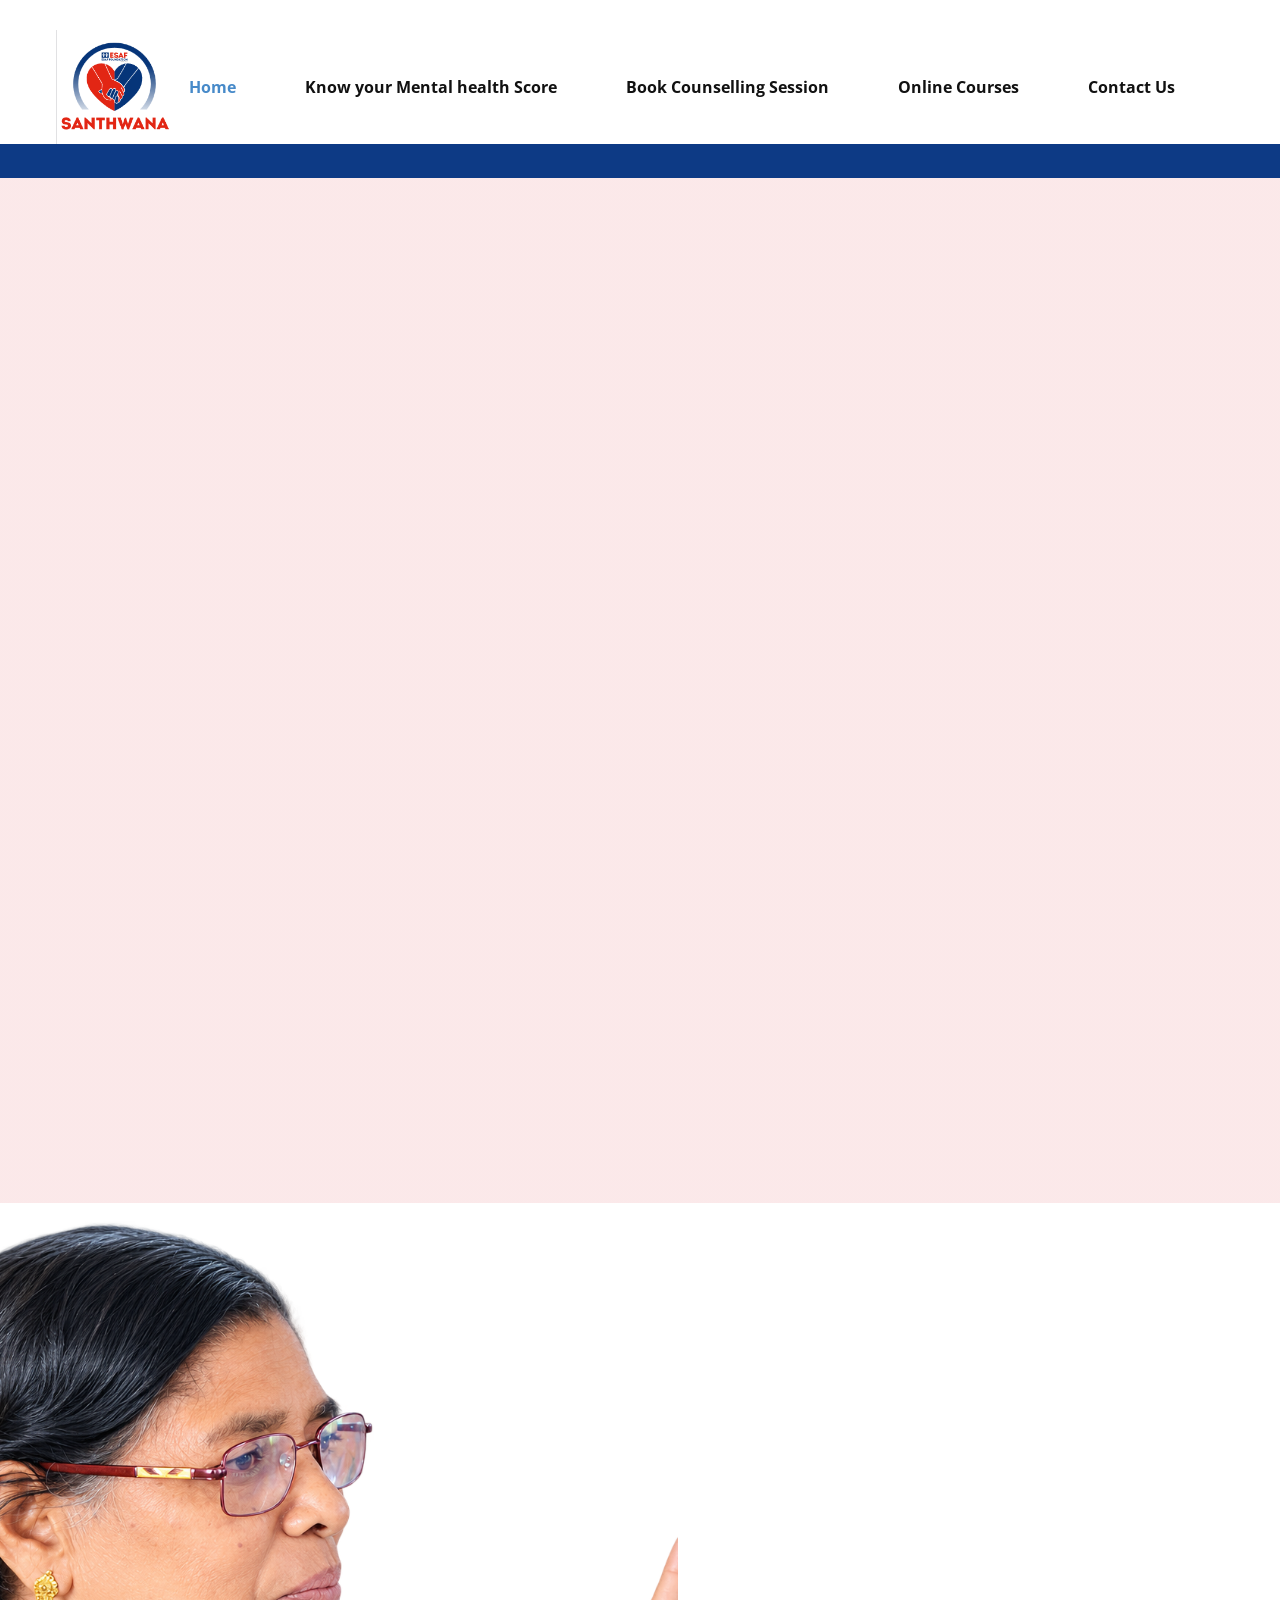
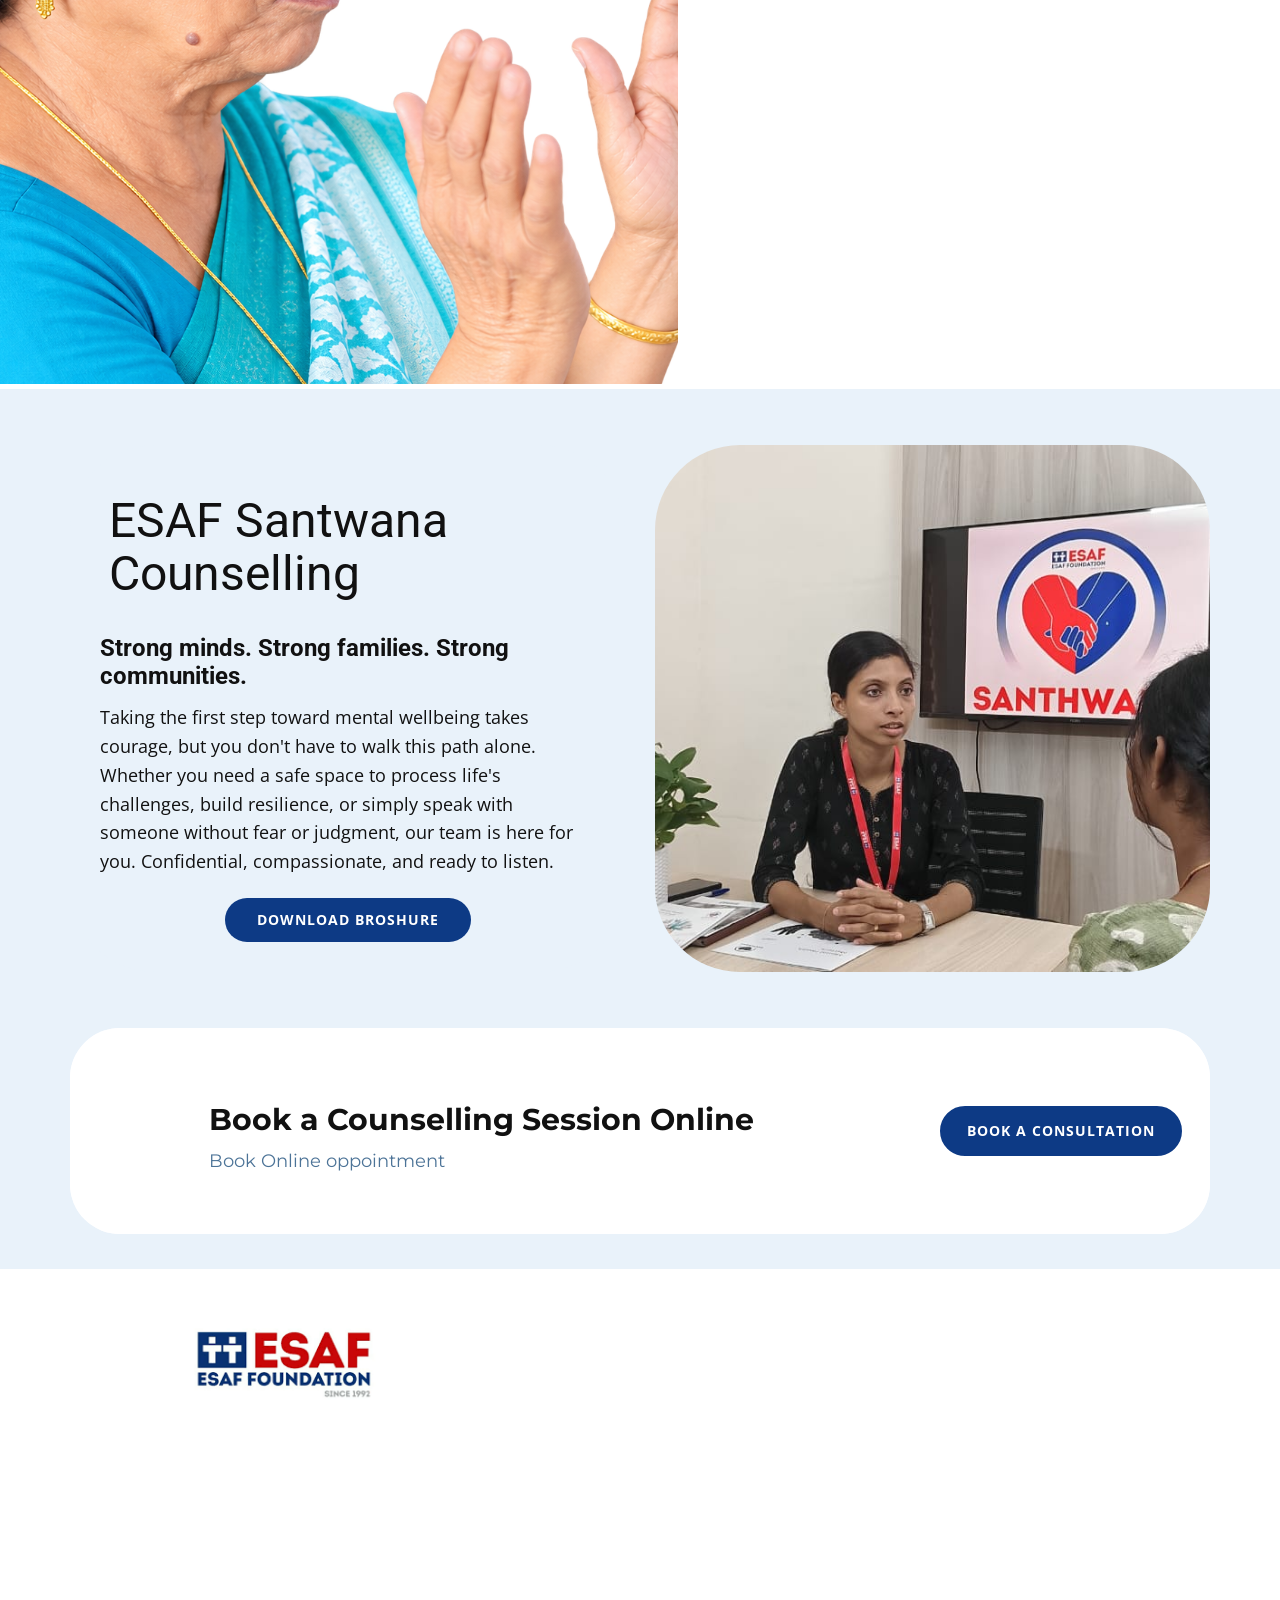
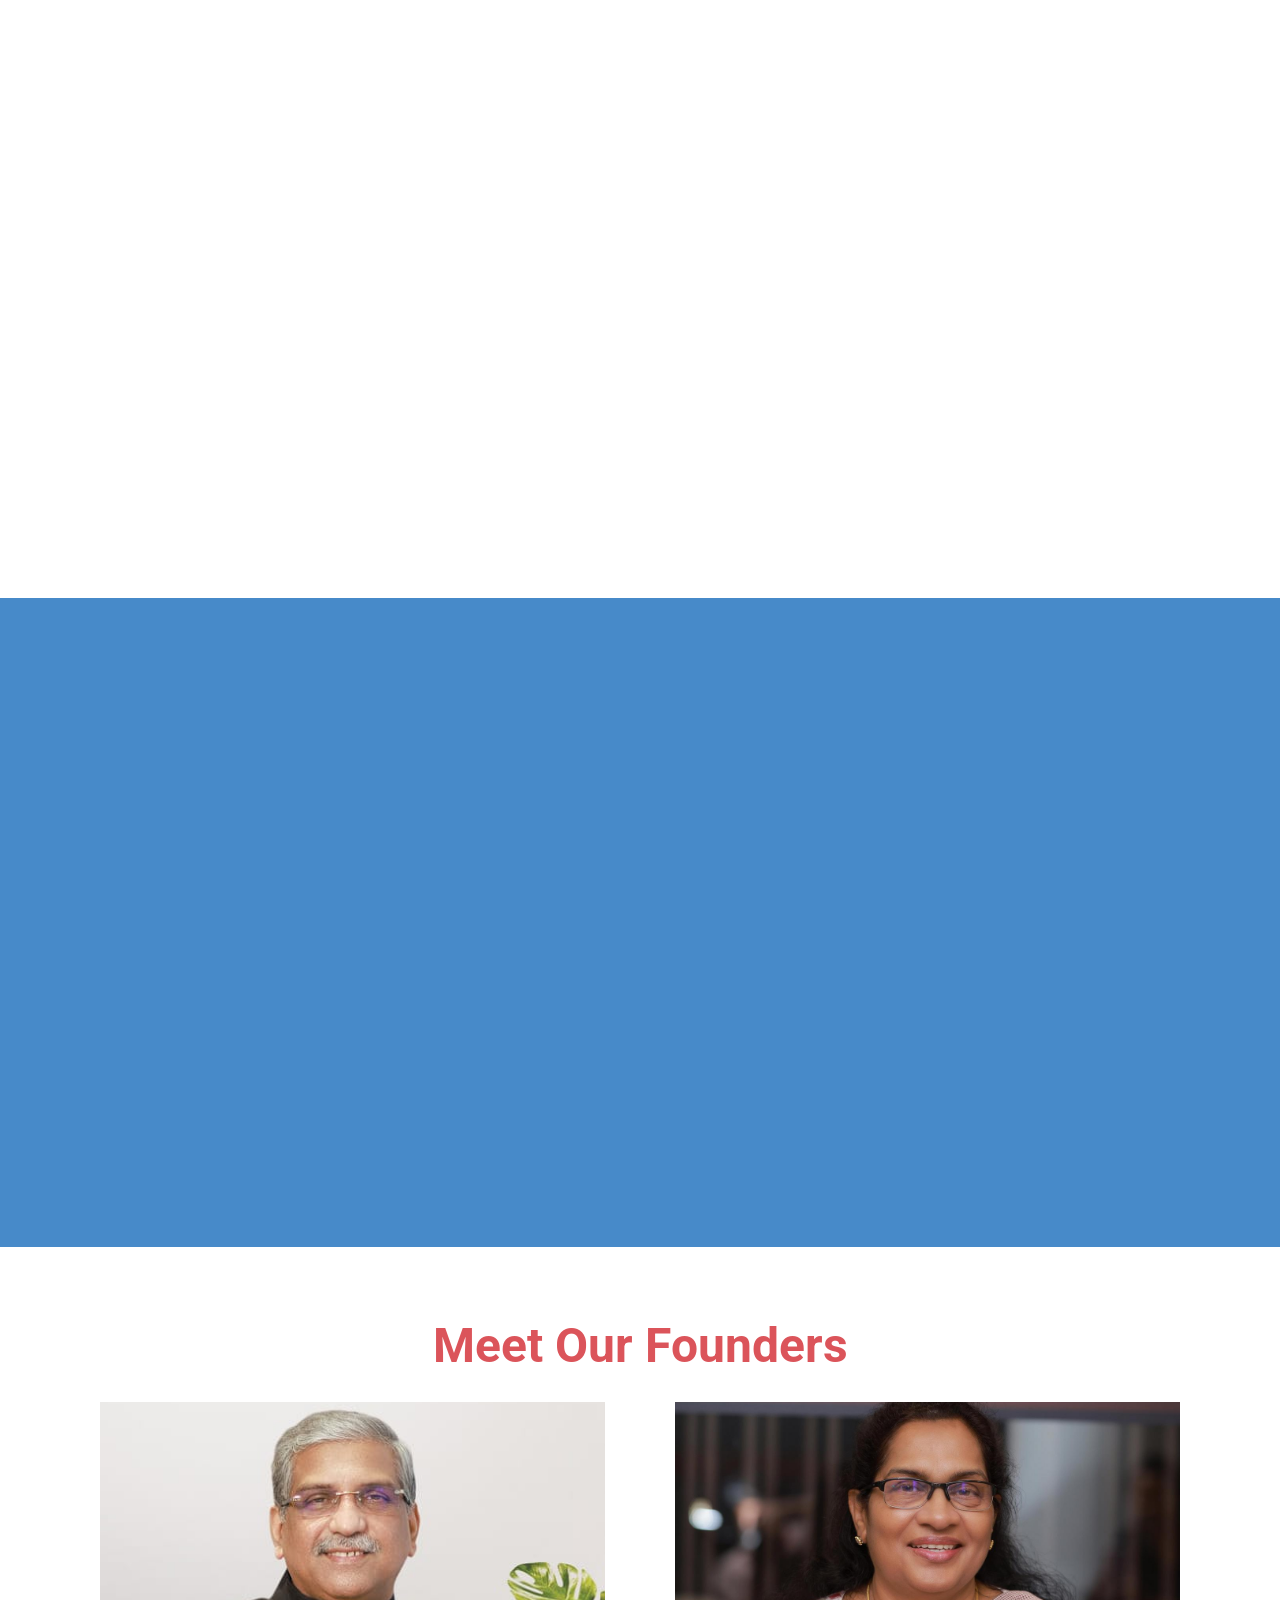
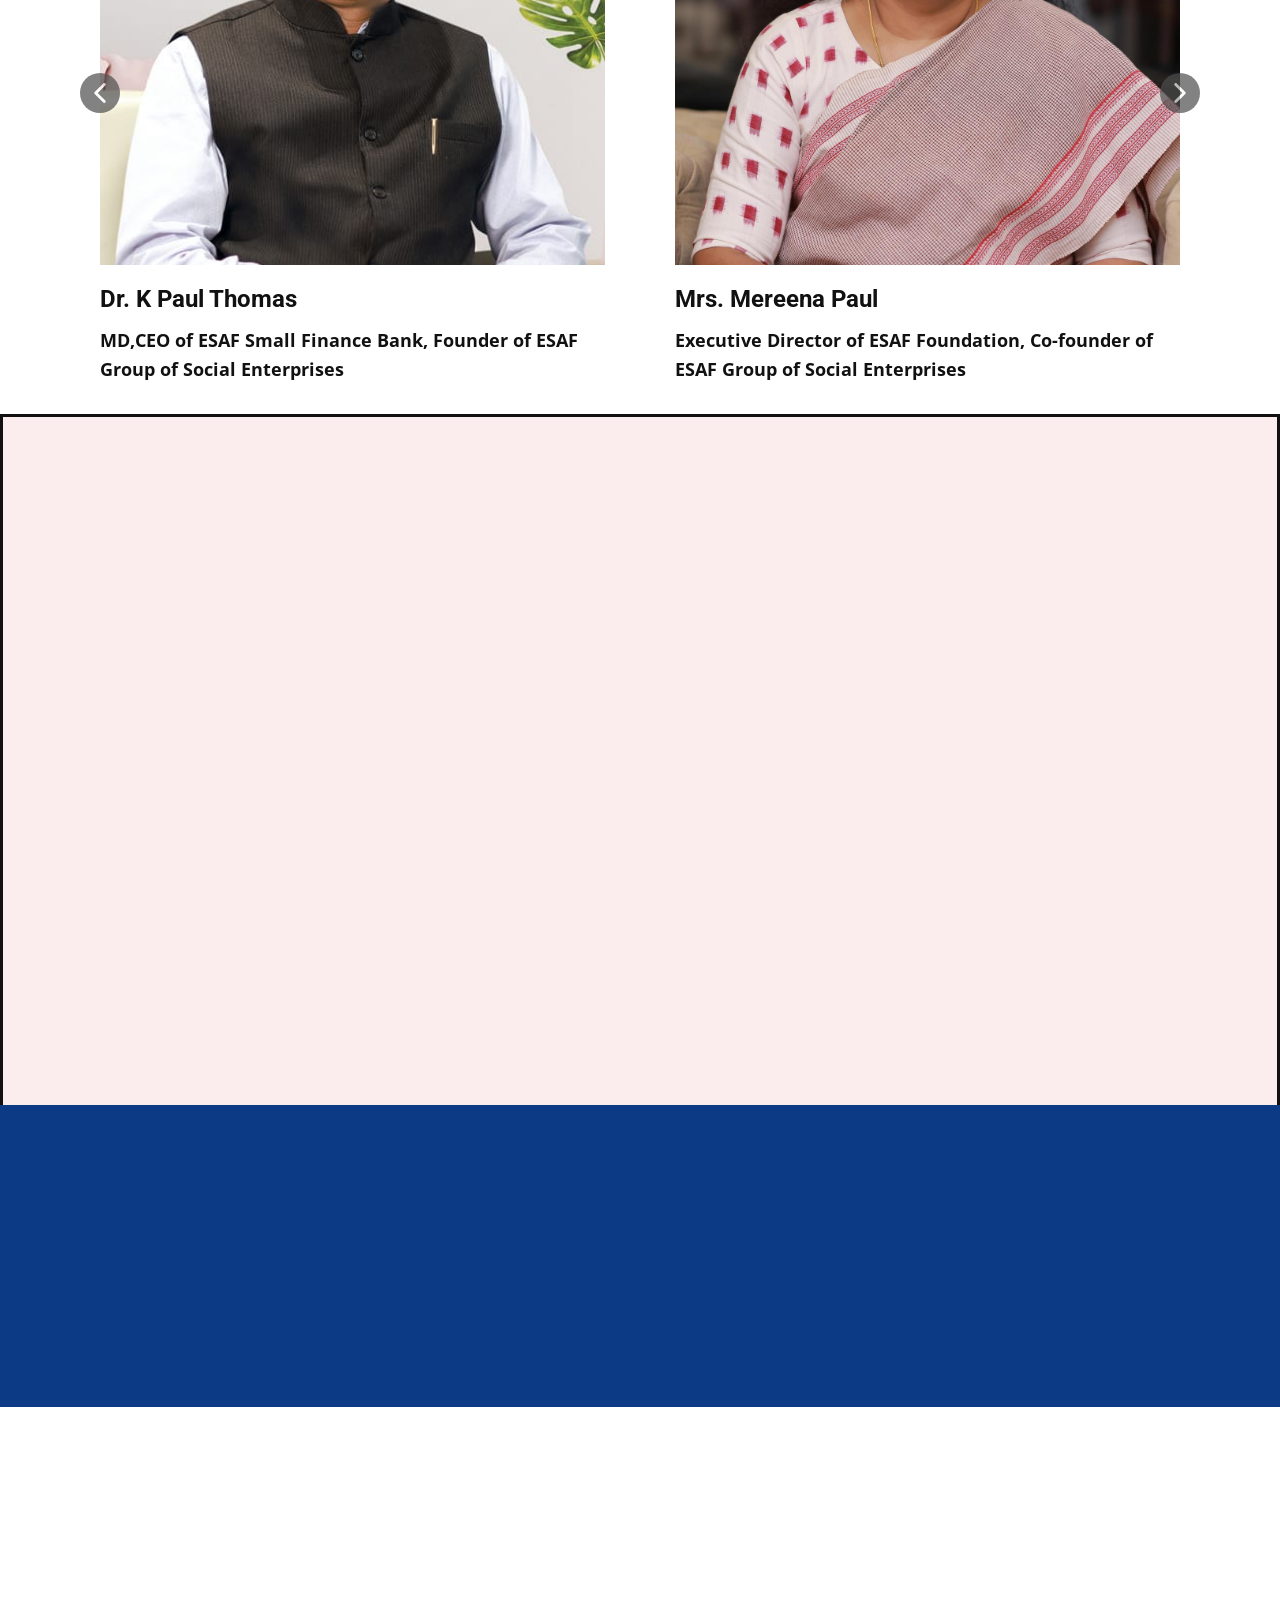
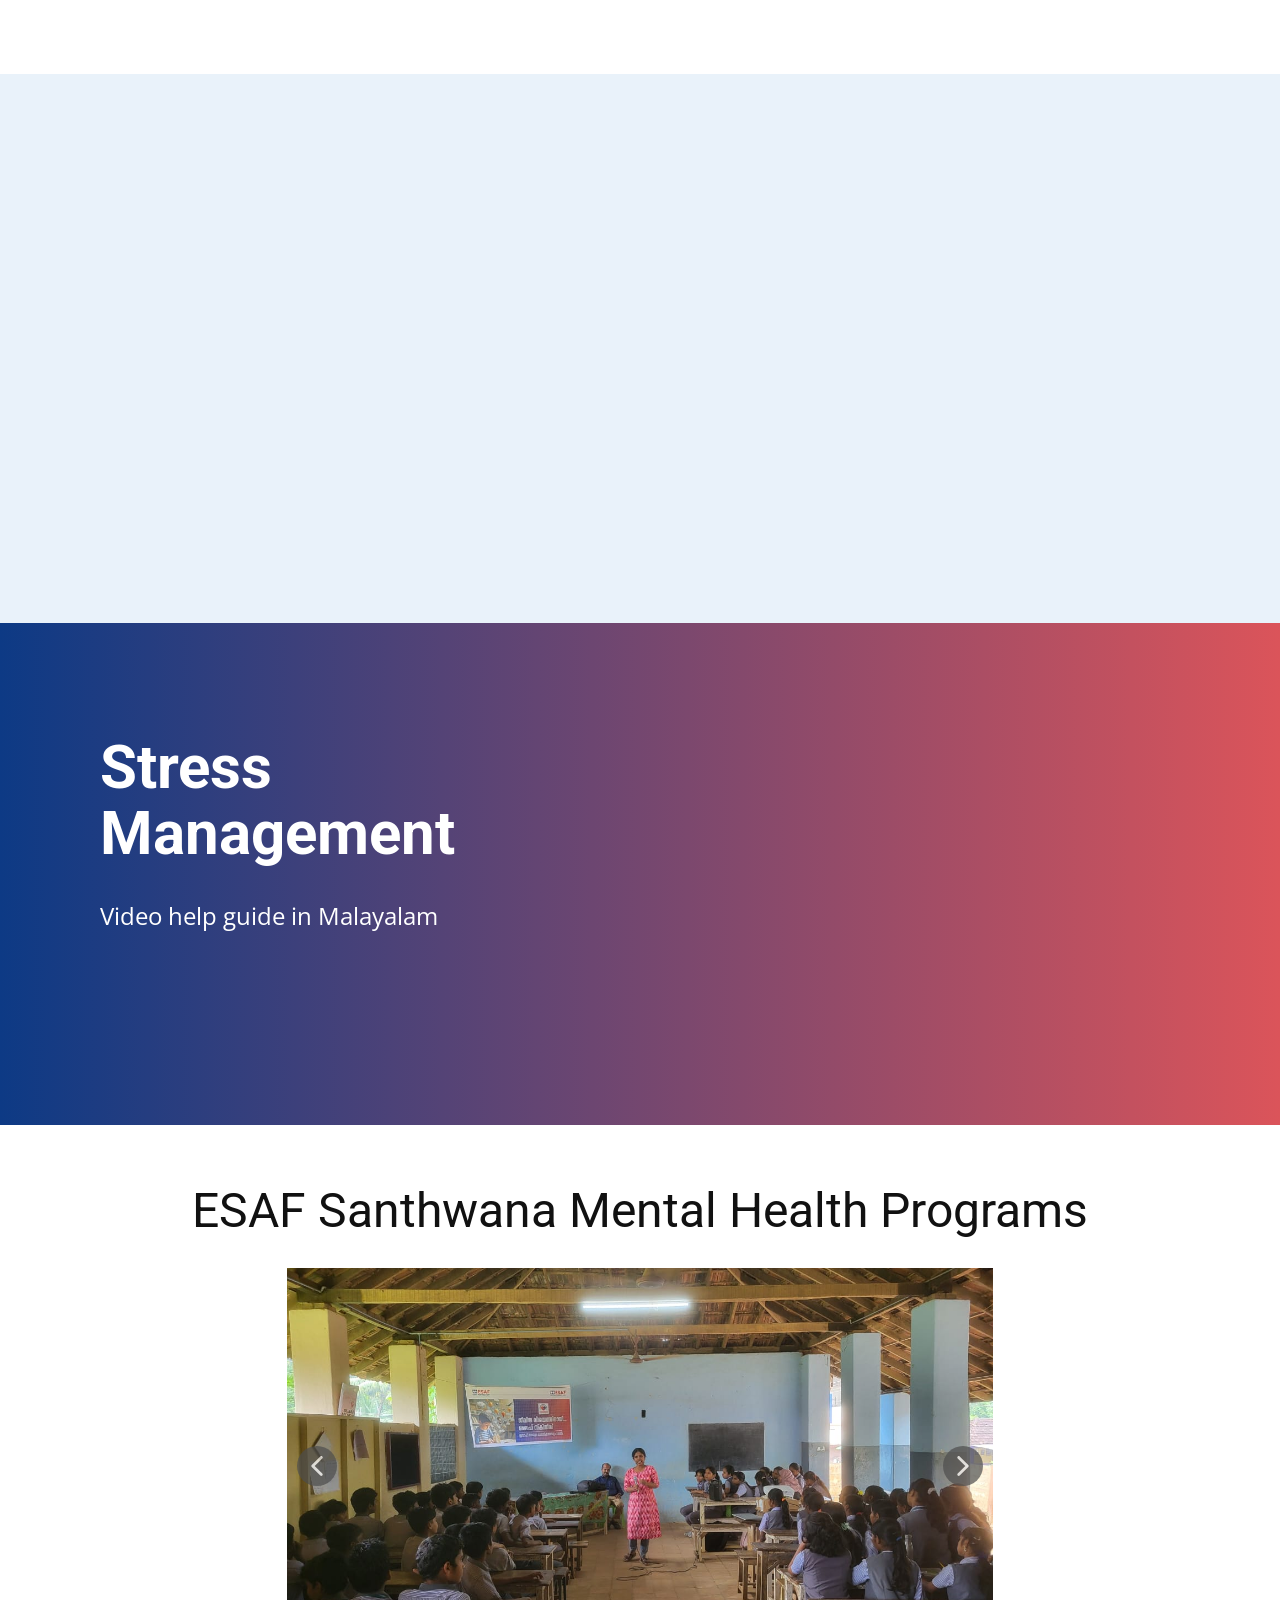
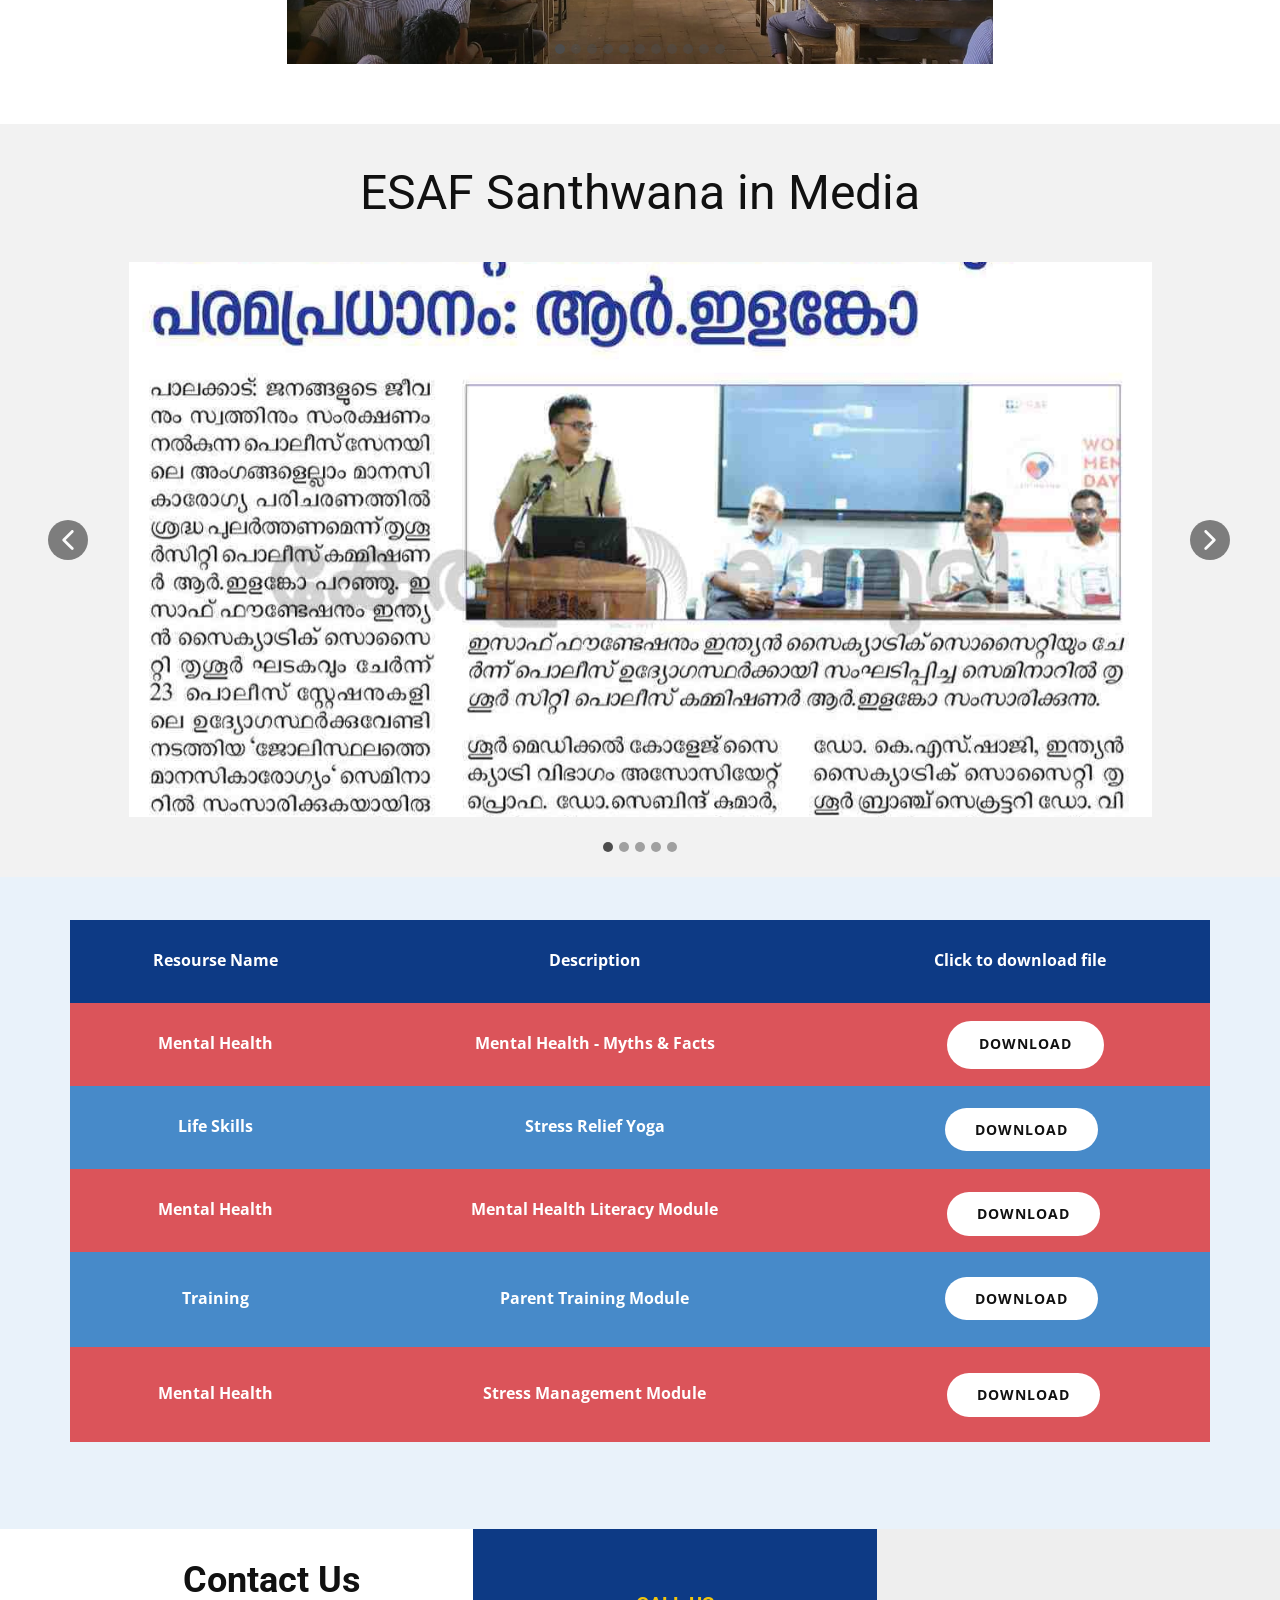
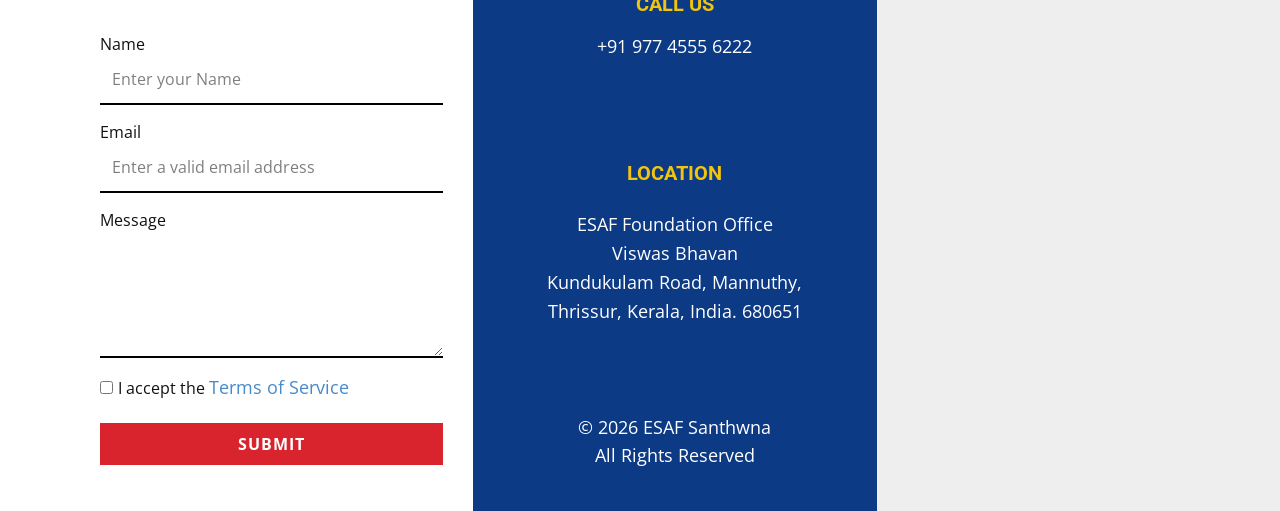
<file: index.html>
<!DOCTYPE html>
<html style="font-size: 16px;" lang="en"><head>
    <meta name="viewport" content="width=device-width, initial-scale=1.0">
    <meta charset="utf-8">
    <meta name="keywords" content="​Transform your&nbsp;health embrace life today!, ​Find Your Harmony and Health, Wellness Center, ​We provide&nbsp;services for you, ​Start Your Wellness Journey Today, ​Our Integrative Approach, ​Wellbeing workshops">
    <meta name="description" content="">
    <title>Home</title>
    <link rel="stylesheet" href="nicepage.css" media="screen">
<link rel="stylesheet" href="index.css" media="screen">
    <script class="u-script" type="text/javascript" src="jquery.js" defer=""></script>
    <script class="u-script" type="text/javascript" src="nicepage.js" defer=""></script>
    <meta name="generator" content="Nicepage 8.6.2, nicepage.com">
    
    
    
    
    
    
    
    
    
    
    
    
    
    
    
    
    
    
    <link id="u-page-google-font" rel="stylesheet" href="https://fonts.googleapis.com/css2?display=swap&amp;family=Roboto:ital,wght@0,100;0,200;0,300;0,400;0,500;0,600;0,700;0,800;0,900;1,100;1,200;1,300;1,400;1,500;1,600;1,700;1,800;1,900&amp;family=Open+Sans:ital,wght@0,300;0,400;0,500;0,600;0,700;0,800;1,300;1,400;1,500;1,600;1,700;1,800&amp;family=Montserrat:ital,wght@0,100;0,200;0,300;0,400;0,500;0,600;0,700;0,800;0,900;1,100;1,200;1,300;1,400;1,500;1,600;1,700;1,800;1,900">
    <script type="application/ld+json">{
		"@context": "http://schema.org",
		"@type": "Organization",
		"name": ""
}</script>
    <meta name="theme-color" content="#478ac9">
    <meta property="og:title" content="Home">
    <meta property="og:type" content="website">
  <meta name="referrer" content="origin"><meta data-intl-tel-input-cdn-path="intlTelInput/"></head>
  <body data-home-page="Home.html" data-home-page-title="Home" data-path-to-root="./" data-include-products="false" class="u-body u-clearfix u-xl-mode" data-lang="en"><header class="u-clearfix u-header u-header" id="header"><div class="u-clearfix u-sheet u-sheet-1">
        <img class="u-image u-image-default u-preserve-proportions u-image-1" src="images/Logosanthwana.png" alt="" data-image-width="199" data-image-height="198">
        <nav class="u-menu u-menu-one-level u-offcanvas u-menu-1" role="navigation" aria-label="Menu navigation">
          <div class="menu-collapse" style="font-size: 1rem; letter-spacing: 0px; font-weight: 700;">
            <a class="u-button-style u-custom-left-right-menu-spacing u-custom-padding-bottom u-custom-text-hover-color u-custom-top-bottom-menu-spacing u-hamburger-link u-nav-link u-text-active-palette-1-base u-text-hover-palette-2-base" href="#" tabindex="-1" aria-label="Open menu" aria-controls="261f">
              <svg class="u-svg-link" viewBox="0 0 24 24"><use xlink:href="#menu-hamburger"></use></svg>
              <svg class="u-svg-content" version="1.1" id="menu-hamburger" viewBox="0 0 16 16" x="0px" y="0px" xmlns:xlink="http://www.w3.org/1999/xlink" xmlns="http://www.w3.org/2000/svg"><g><rect y="1" width="16" height="2"></rect><rect y="7" width="16" height="2"></rect><rect y="13" width="16" height="2"></rect>
</g></svg>
            </a>
          </div>
          <div class="u-custom-menu u-nav-container">
            <ul class="u-nav u-unstyled u-nav-1" role="menubar"><li role="none" class="u-nav-item"><a role="menuitem" class="u-button-style u-nav-link u-text-active-palette-1-base u-text-hover-palette-1-base u-nav-link-2" href="./">Home</a>
</li><li role="none" class="u-nav-item"><a tabindex="-1" role="menuitem" class="u-button-style u-nav-link u-text-active-palette-1-base u-text-hover-palette-1-base u-nav-link-2" href="https://bewinwilsonmathews.github.io/Santhwana/Santhwana.html" target="_blank">Know your Mental health Score</a>
</li><li role="none" class="u-nav-item"><a tabindex="-1" role="menuitem" class="u-button-style u-nav-link u-text-active-palette-1-base u-text-hover-palette-1-base u-nav-link-2" href="https://meetpro.club/studentmentor" target="_blank">Book Counselling Session</a>
</li><li role="none" class="u-nav-item"><a tabindex="-1" role="menuitem" class="u-button-style u-nav-link u-text-active-palette-1-base u-text-hover-palette-1-base u-nav-link-2" href="https://script.google.com/macros/s/AKfycbzLUiHWCuA23xT3r5N1A-uJz3avY5cB6EeaaajBGBmp5HIz8C4YGnMHK1bf3oDaUm6wXw/exec" target="_blank">Online Courses</a>
</li><li role="none" class="u-nav-item"><a tabindex="-1" role="menuitem" class="u-button-style u-nav-link u-text-active-palette-1-base u-text-hover-palette-1-base u-nav-link-2" href="./#block-17" data-page-id="1332116969" target="_blank">Contact Us</a>
</li></ul>
          </div>
          <div class="u-custom-menu u-nav-container-collapse" id="261f" role="region" aria-label="Menu panel">
            <div class="u-black u-container-style u-inner-container-layout u-opacity u-opacity-95 u-sidenav">
              <div class="u-inner-container-layout u-sidenav-overflow">
                <div class="u-menu-close" tabindex="-1" aria-label="Close menu"></div>
                <ul class="u-align-center u-nav u-popupmenu-items u-unstyled u-nav-2" role="menubar"><li role="none" class="u-nav-item"><a role="menuitem" class="u-button-style u-nav-link" href="./">Home</a>
</li><li role="none" class="u-nav-item"><a tabindex="-1" role="menuitem" class="u-button-style u-nav-link" href="https://bewinwilsonmathews.github.io/Santhwana/Santhwana.html" target="_blank">Know your Mental health Score</a>
</li><li role="none" class="u-nav-item"><a tabindex="-1" role="menuitem" class="u-button-style u-nav-link" href="https://meetpro.club/studentmentor" target="_blank">Book Counselling Session</a>
</li><li role="none" class="u-nav-item"><a tabindex="-1" role="menuitem" class="u-button-style u-nav-link" href="https://script.google.com/macros/s/AKfycbzLUiHWCuA23xT3r5N1A-uJz3avY5cB6EeaaajBGBmp5HIz8C4YGnMHK1bf3oDaUm6wXw/exec" target="_blank">Online Courses</a>
</li><li role="none" class="u-nav-item"><a tabindex="-1" role="menuitem" class="u-button-style u-nav-link" href="./#block-17" data-page-id="1332116969" target="_blank">Contact Us</a>
</li></ul>
              </div>
            </div>
            <div class="u-black u-menu-overlay u-opacity u-opacity-70"></div>
          </div>
        </nav>
      </div></header>
    <section class="u-clearfix u-color-var u-section-1" id="block-9">
      <div class="u-clearfix u-sheet u-sheet-1"></div>
    </section>
    <section class="u-align-center u-clearfix u-container-align-center u-shading u-valign-top-lg u-valign-top-xl u-section-2" src="" id="block-13">
      <div class="u-container-style u-expanded-width u-group u-image u-shading u-image-1" data-image-width="1600" data-image-height="928" data-animation-name="customAnimationIn" data-animation-duration="1500" data-animation-delay="0" data-animation-direction="">
        <div class="u-container-layout u-container-layout-1">
          <h2 class="u-align-center u-text u-text-1">ESAF Santhwana <br>A Project of ESAF Foundation
          </h2>
        </div>
      </div>
      <div class="data-layout-selected u-clearfix u-gutter-30 u-layout-wrap u-layout-wrap-1">
        <div class="u-layout">
          <div class="u-layout-row">
            <div class="u-size-15 u-size-30-md">
              <div class="u-layout-col">
                <div class="u-container-style u-layout-cell u-size-20 u-layout-cell-1">
                  <div class="u-container-layout u-container-layout-2"></div>
                </div>
                <div class="u-align-center u-container-align-center u-container-style u-layout-cell u-radius u-shape-round u-size-40 u-white u-layout-cell-2" data-animation-name="customAnimationIn" data-animation-duration="1500" data-animation-delay="250">
                  <div class="u-container-layout u-container-layout-3"><span class="u-align-center u-icon u-icon-circle u-palette-1-light-3 u-text-palette-1-base u-icon-1" data-animation-name="" data-animation-duration="0" data-animation-delay="0" data-animation-direction=""><svg class="u-svg-link" preserveAspectRatio="xMidYMin slice" viewBox="0 0 60 60" style=""><use xlink:href="#svg-7fd7"></use></svg><svg class="u-svg-content" viewBox="0 0 60 60" x="0px" y="0px" id="svg-7fd7" style="enable-background:new 0 0 60 60;"><g><path d="M55.014,45.389l-9.553-4.776C44.56,40.162,44,39.256,44,38.248v-3.381c0.229-0.28,0.47-0.599,0.719-0.951
		c1.239-1.75,2.232-3.698,2.954-5.799C49.084,27.47,50,26.075,50,24.5v-4c0-0.963-0.36-1.896-1-2.625v-5.319
		c0.056-0.55,0.276-3.824-2.092-6.525C44.854,3.688,41.521,2.5,37,2.5s-7.854,1.188-9.908,3.53
		c-2.368,2.701-2.148,5.976-2.092,6.525v5.319c-0.64,0.729-1,1.662-1,2.625v4c0,1.217,0.553,2.352,1.497,3.109
		c0.916,3.627,2.833,6.36,3.503,7.237v3.309c0,0.968-0.528,1.856-1.377,2.32l-8.921,4.866c-2.9,1.582-4.701,4.616-4.701,7.92V57.5
		h46v-4.043C60,50.019,58.089,46.927,55.014,45.389z"></path><path d="M17.983,44.025l8.921-4.866c0.367-0.201,0.596-0.586,0.596-1.004v-2.814c-0.885-1.232-2.446-3.712-3.337-6.91
		C23.1,27.399,22.5,25.994,22.5,24.5v-4c0-1.124,0.352-2.219,1-3.141v-4.733c-0.034-0.383-0.074-1.269,0.096-2.395
		C22.219,9.751,20.687,9.5,19,9.5c-10.389,0-10.994,8.855-11,9v4.579c-0.648,0.706-1,1.521-1,2.33v3.454
		c0,1.079,0.483,2.085,1.311,2.765c0.825,3.11,2.854,5.46,3.644,6.285v2.743c0,0.787-0.428,1.509-1.171,1.915l-6.653,4.173
		C1.583,48.134,0,50.801,0,53.703V57.5h12.5v-4.238C12.5,49.409,14.601,45.87,17.983,44.025z"></path>
</g></svg></span>
                    <h4 class="u-align-center u-text u-text-2">Manomithra</h4>
                    <p class="u-align-center u-text u-text-3" data-animation-out="0">Manomithra Training is a two day curriculam based training</p>
                  </div>
                </div>
              </div>
            </div>
            <div class="u-size-15 u-size-30-md">
              <div class="u-layout-col">
                <div class="u-align-center u-container-align-center u-container-style u-layout-cell u-radius u-shape-round u-size-40 u-white u-layout-cell-3" data-animation-name="customAnimationIn" data-animation-duration="1500" data-animation-delay="250">
                  <div class="u-container-layout u-container-layout-4"><span class="u-align-center u-icon u-icon-circle u-palette-1-light-3 u-text-palette-1-base u-icon-2" data-animation-name="" data-animation-duration="0" data-animation-delay="0" data-animation-direction=""><svg class="u-svg-link" preserveAspectRatio="xMidYMin slice" viewBox="0 0 55 55" style=""><use xlink:href="#svg-4759"></use></svg><svg class="u-svg-content" viewBox="0 0 55 55" x="0px" y="0px" id="svg-4759" style="enable-background:new 0 0 55 55;"><path d="M55,27.5C55,12.337,42.663,0,27.5,0S0,12.337,0,27.5c0,8.009,3.444,15.228,8.926,20.258l-0.026,0.023l0.892,0.752
	c0.058,0.049,0.121,0.089,0.179,0.137c0.474,0.393,0.965,0.766,1.465,1.127c0.162,0.117,0.324,0.234,0.489,0.348
	c0.534,0.368,1.082,0.717,1.642,1.048c0.122,0.072,0.245,0.142,0.368,0.212c0.613,0.349,1.239,0.678,1.88,0.98
	c0.047,0.022,0.095,0.042,0.142,0.064c2.089,0.971,4.319,1.684,6.651,2.105c0.061,0.011,0.122,0.022,0.184,0.033
	c0.724,0.125,1.456,0.225,2.197,0.292c0.09,0.008,0.18,0.013,0.271,0.021C25.998,54.961,26.744,55,27.5,55
	c0.749,0,1.488-0.039,2.222-0.098c0.093-0.008,0.186-0.013,0.279-0.021c0.735-0.067,1.461-0.164,2.178-0.287
	c0.062-0.011,0.125-0.022,0.187-0.034c2.297-0.412,4.495-1.109,6.557-2.055c0.076-0.035,0.153-0.068,0.229-0.104
	c0.617-0.29,1.22-0.603,1.811-0.936c0.147-0.083,0.293-0.167,0.439-0.253c0.538-0.317,1.067-0.648,1.581-1
	c0.185-0.126,0.366-0.259,0.549-0.391c0.439-0.316,0.87-0.642,1.289-0.983c0.093-0.075,0.193-0.14,0.284-0.217l0.915-0.764
	l-0.027-0.023C51.523,42.802,55,35.55,55,27.5z M2,27.5C2,13.439,13.439,2,27.5,2S53,13.439,53,27.5
	c0,7.577-3.325,14.389-8.589,19.063c-0.294-0.203-0.59-0.385-0.893-0.537l-8.467-4.233c-0.76-0.38-1.232-1.144-1.232-1.993v-2.957
	c0.196-0.242,0.403-0.516,0.617-0.817c1.096-1.548,1.975-3.27,2.616-5.123c1.267-0.602,2.085-1.864,2.085-3.289v-3.545
	c0-0.867-0.318-1.708-0.887-2.369v-4.667c0.052-0.52,0.236-3.448-1.883-5.864C34.524,9.065,31.541,8,27.5,8
	s-7.024,1.065-8.867,3.168c-2.119,2.416-1.935,5.346-1.883,5.864v4.667c-0.568,0.661-0.887,1.502-0.887,2.369v3.545
	c0,1.101,0.494,2.128,1.34,2.821c0.81,3.173,2.477,5.575,3.093,6.389v2.894c0,0.816-0.445,1.566-1.162,1.958l-7.907,4.313
	c-0.252,0.137-0.502,0.297-0.752,0.476C5.276,41.792,2,35.022,2,27.5z"></path></svg></span>
                    <h4 class="u-align-center u-text u-text-4">Arogyasakhi</h4>
                    <p class="u-align-center u-text u-text-5">Train
     community volunteers and leaders as mental health first responders</p>
                  </div>
                </div>
                <div class="u-container-style u-layout-cell u-size-20 u-layout-cell-4">
                  <div class="u-container-layout u-container-layout-5"></div>
                </div>
              </div>
            </div>
            <div class="u-size-15 u-size-30-md">
              <div class="u-layout-col">
                <div class="u-container-style u-layout-cell u-size-20 u-layout-cell-5">
                  <div class="u-container-layout u-container-layout-6"></div>
                </div>
                <div class="u-align-center u-container-align-center u-container-style u-layout-cell u-radius u-shape-round u-size-40 u-white u-layout-cell-6" data-animation-name="customAnimationIn" data-animation-duration="1500" data-animation-delay="250">
                  <div class="u-container-layout u-container-layout-7"><span class="u-align-center u-icon u-icon-circle u-palette-1-light-3 u-text-palette-1-base u-icon-3" data-animation-name="" data-animation-duration="0" data-animation-delay="0" data-animation-direction=""><svg class="u-svg-link" preserveAspectRatio="xMidYMin slice" viewBox="0 0 60 60" style=""><use xlink:href="#svg-1183"></use></svg><svg class="u-svg-content" viewBox="0 0 60 60" x="0px" y="0px" id="svg-1183" style="enable-background:new 0 0 60 60;"><path d="M48.014,42.889l-9.553-4.776C37.56,37.662,37,36.756,37,35.748v-3.381c0.229-0.28,0.47-0.599,0.719-0.951
	c1.239-1.75,2.232-3.698,2.954-5.799C42.084,24.97,43,23.575,43,22v-4c0-0.963-0.36-1.896-1-2.625v-5.319
	c0.056-0.55,0.276-3.824-2.092-6.525C37.854,1.188,34.521,0,30,0s-7.854,1.188-9.908,3.53C17.724,6.231,17.944,9.506,18,10.056
	v5.319c-0.64,0.729-1,1.662-1,2.625v4c0,1.217,0.553,2.352,1.497,3.109c0.916,3.627,2.833,6.36,3.503,7.237v3.309
	c0,0.968-0.528,1.856-1.377,2.32l-8.921,4.866C8.801,44.424,7,47.458,7,50.762V54c0,4.746,15.045,6,23,6s23-1.254,23-6v-3.043
	C53,47.519,51.089,44.427,48.014,42.889z M51,54c0,1.357-7.412,4-21,4S9,55.357,9,54v-3.238c0-2.571,1.402-4.934,3.659-6.164
	l8.921-4.866C23.073,38.917,24,37.354,24,35.655v-4.019l-0.233-0.278c-0.024-0.029-2.475-2.994-3.41-7.065l-0.091-0.396l-0.341-0.22
	C19.346,23.303,19,22.676,19,22v-4c0-0.561,0.238-1.084,0.67-1.475L20,16.228V10l-0.009-0.131c-0.003-0.027-0.343-2.799,1.605-5.021
	C23.253,2.958,26.081,2,30,2c3.905,0,6.727,0.951,8.386,2.828c1.947,2.201,1.625,5.017,1.623,5.041L40,16.228l0.33,0.298
	C40.762,16.916,41,17.439,41,18v4c0,0.873-0.572,1.637-1.422,1.899l-0.498,0.153l-0.16,0.495c-0.669,2.081-1.622,4.003-2.834,5.713
	c-0.297,0.421-0.586,0.794-0.837,1.079L35,31.623v4.125c0,1.77,0.983,3.361,2.566,4.153l9.553,4.776
	C49.513,45.874,51,48.28,51,50.957V54z"></path></svg></span>
                    <h4 class="u-align-center u-text u-text-6">Counseling</h4>
                    <p class="u-align-center u-text u-text-palette-5-dark-2 u-text-7"> Provide
     access to counselling and support services</p>
                  </div>
                </div>
              </div>
            </div>
            <div class="u-size-15 u-size-30-md">
              <div class="u-layout-col">
                <div class="u-align-center u-container-align-center u-container-style u-layout-cell u-radius u-shape-round u-size-40 u-white u-layout-cell-7" data-animation-name="customAnimationIn" data-animation-duration="1500" data-animation-delay="250">
                  <div class="u-container-layout u-container-layout-8"><span class="u-align-center u-icon u-icon-circle u-palette-1-light-3 u-text-palette-1-base u-icon-4" data-animation-name="" data-animation-duration="0" data-animation-delay="0" data-animation-direction=""><svg class="u-svg-link" preserveAspectRatio="xMidYMin slice" viewBox="0 0 58 58" style=""><use xlink:href="#svg-eb29"></use></svg><svg class="u-svg-content" viewBox="0 0 58 58" x="0px" y="0px" id="svg-eb29" style="enable-background:new 0 0 58 58;"><path d="M50.688,48.222C55.232,43.101,58,36.369,58,29c0-7.667-2.996-14.643-7.872-19.834c0,0,0-0.001,0-0.001
	c-0.004-0.006-0.01-0.008-0.013-0.013c-5.079-5.399-12.195-8.855-20.11-9.126l-0.001-0.001L29.439,0.01C29.293,0.005,29.147,0,29,0
	s-0.293,0.005-0.439,0.01l-0.563,0.015l-0.001,0.001c-7.915,0.271-15.031,3.727-20.11,9.126c-0.004,0.005-0.01,0.007-0.013,0.013
	c0,0,0,0.001-0.001,0.002C2.996,14.357,0,21.333,0,29c0,7.369,2.768,14.101,7.312,19.222c0.006,0.009,0.006,0.019,0.013,0.028
	c0.018,0.025,0.044,0.037,0.063,0.06c5.106,5.708,12.432,9.385,20.608,9.665l0.001,0.001l0.563,0.015C28.707,57.995,28.853,58,29,58
	s0.293-0.005,0.439-0.01l0.563-0.015l0.001-0.001c8.185-0.281,15.519-3.965,20.625-9.685c0.013-0.017,0.034-0.022,0.046-0.04
	C50.682,48.241,50.682,48.231,50.688,48.222z M2.025,30h12.003c0.113,4.239,0.941,8.358,2.415,12.217
	c-2.844,1.029-5.563,2.409-8.111,4.131C4.585,41.891,2.253,36.21,2.025,30z M8.878,11.023c2.488,1.618,5.137,2.914,7.9,3.882
	C15.086,19.012,14.15,23.44,14.028,28H2.025C2.264,21.493,4.812,15.568,8.878,11.023z M55.975,28H43.972
	c-0.122-4.56-1.058-8.988-2.75-13.095c2.763-0.968,5.412-2.264,7.9-3.882C53.188,15.568,55.736,21.493,55.975,28z M28,14.963
	c-2.891-0.082-5.729-0.513-8.471-1.283C21.556,9.522,24.418,5.769,28,2.644V14.963z M28,16.963V28H16.028
	c0.123-4.348,1.035-8.565,2.666-12.475C21.7,16.396,24.821,16.878,28,16.963z M30,16.963c3.179-0.085,6.3-0.566,9.307-1.438
	c1.631,3.91,2.543,8.127,2.666,12.475H30V16.963z M30,14.963V2.644c3.582,3.125,6.444,6.878,8.471,11.036
	C35.729,14.45,32.891,14.881,30,14.963z M40.409,13.072c-1.921-4.025-4.587-7.692-7.888-10.835
	c5.856,0.766,11.125,3.414,15.183,7.318C45.4,11.017,42.956,12.193,40.409,13.072z M17.591,13.072
	c-2.547-0.879-4.991-2.055-7.294-3.517c4.057-3.904,9.327-6.552,15.183-7.318C22.178,5.38,19.512,9.047,17.591,13.072z M16.028,30
	H28v10.038c-3.307,0.088-6.547,0.604-9.661,1.541C16.932,37.924,16.141,34.019,16.028,30z M28,42.038v13.318
	c-3.834-3.345-6.84-7.409-8.884-11.917C21.983,42.594,24.961,42.124,28,42.038z M30,55.356V42.038
	c3.039,0.085,6.017,0.556,8.884,1.4C36.84,47.947,33.834,52.011,30,55.356z M30,40.038V30h11.972
	c-0.113,4.019-0.904,7.924-2.312,11.58C36.547,40.642,33.307,40.126,30,40.038z M43.972,30h12.003
	c-0.228,6.21-2.559,11.891-6.307,16.348c-2.548-1.722-5.267-3.102-8.111-4.131C43.032,38.358,43.859,34.239,43.972,30z
	 M9.691,47.846c2.366-1.572,4.885-2.836,7.517-3.781c1.945,4.36,4.737,8.333,8.271,11.698C19.328,54.958,13.823,52.078,9.691,47.846
	z M32.521,55.763c3.534-3.364,6.326-7.337,8.271-11.698c2.632,0.945,5.15,2.209,7.517,3.781
	C44.177,52.078,38.672,54.958,32.521,55.763z"></path></svg></span>
                    <h4 class="u-align-center u-text u-text-8">Online Courses</h4>
                    <p class="u-align-center u-text u-text-9">Online certification courses for individuals &amp; corporates carefully tailored to your unique need​s.</p>
                  </div>
                </div>
                <div class="u-container-style u-layout-cell u-size-20 u-layout-cell-8">
                  <div class="u-container-layout u-container-layout-9"></div>
                </div>
              </div>
            </div>
          </div>
        </div>
      </div>
    </section>
    <section class="u-clearfix u-valign-bottom-lg u-valign-bottom-md u-valign-bottom-sm u-valign-middle-xl u-white u-section-3" id="block-1">
      <div class="data-layout-selected u-clearfix u-expanded-width u-gutter-58 u-layout-wrap u-layout-wrap-1">
        <div class="u-layout">
          <div class="u-layout-row">
            <div class="u-container-style u-image u-layout-cell u-size-33 u-image-1" data-image-width="1536" data-image-height="1024">
              <div class="u-container-layout u-container-layout-1">
                <div class="custom-expanded u-color-var u-container-style u-group u-radius u-shape-round u-group-1" data-animation-name="customAnimationIn" data-animation-duration="1000" data-animation-delay="500">
                  <div class="u-container-layout u-container-layout-2">
                    <h3 class="u-align-center u-border-3 u-text u-text-body-alt-color u-text-default u-text-1" data-animation-name="counter" data-animation-event="scroll" data-animation-duration="3000">34</h3>
                    <h5 class="u-align-left u-text u-text-body-alt-color u-text-2">Years of Experience empowering individuals</h5>
                  </div>
                </div>
              </div>
            </div>
            <div class="u-container-style u-layout-cell u-size-27 u-layout-cell-2" data-animation-name="customAnimationIn" data-animation-duration="1000" data-animation-delay="500">
              <div class="u-container-layout u-valign-middle-lg u-valign-middle-sm u-container-layout-3">
                <h2 class="u-align-left u-text u-text-3"> About ESAF Santhwana</h2>
                <p class="u-align-left u-large-text u-text u-text-variant u-text-4"> ESAF Santhwana is a CSR project of ESAF Small Finance bank under ESAF Foundation that focuses on mental healthcare services.<br>
                  <br>At Santhwana, we empower individuals and communities with the
knowledge, skills, and support needed to build mental wellbeing, prevent mental
health challenges, and seek help without fear or stigma.
                </p>
                <div class="custom-expanded u-container-style u-group u-shape-rectangle u-group-2">
                  <div class="u-container-layout u-valign-top-lg u-valign-top-md u-valign-top-sm u-container-layout-4">
                    <p class="u-align-left u-text u-text-5">Call for Counselling<br>
                      <a href="tel:+12345678910" class="u-active-none u-border-none u-btn u-button-link u-button-style u-hover-none u-none u-text-palette-1-base u-btn-1"></a>+91&nbsp;977 4555 6222
                    </p><span class="u-align-left u-file-icon u-icon u-icon-circle u-palette-2-base u-text-white u-icon-1"><img src="images/327589-e2ced6db.png" alt=""></span>
                  </div>
                </div>
              </div>
            </div>
          </div>
        </div>
      </div>
    </section>
    <section class="u-clearfix u-color-var u-section-4" id="block-16">
      <div class="u-clearfix u-sheet u-valign-middle u-sheet-1">
        <div class="data-layout-selected u-clearfix u-expanded-width u-gutter-30 u-layout-wrap u-layout-wrap-1">
          <div class="u-layout">
            <div class="u-layout-row">
              <div class="u-color-var u-container-style u-layout-cell u-radius u-shape-round u-size-30 u-layout-cell-1">
                <div class="u-container-layout u-valign-middle-lg u-valign-middle-md u-valign-middle-sm u-container-layout-1">
                  <h2 class="u-align-center-xs u-align-left-lg u-align-left-md u-align-left-sm u-align-left-xl u-text u-text-default-lg u-text-default-md u-text-default-sm u-text-default-xl u-text-1">ESAF Santwana Counselling</h2>
                  <h4 class="u-align-left u-text u-text-default u-text-2"><b>Strong minds. Strong families. Strong communities.</b>
                  </h4>
                  <p class="u-align-left u-text u-text-default u-text-3"> Taking the first step toward mental wellbeing takes courage, but you don't have to walk this path alone. Whether you need a safe space to process life's challenges, build resilience, or simply speak with someone without fear or judgment, our team is here for you. Confidential, compassionate, and ready to listen. </p>
                  <a href="https://drive.google.com/file/d/1r3z39Q6ENt0YcorIfug_J-S2DRoRFsUl/view?usp=drive_link" class="u-border-2 u-btn u-btn-round u-button-style u-color-var u-hover-palette-1-light-1 u-radius u-btn-1" target="_blank">Download Broshure </a>
                </div>
              </div>
              <div class="u-container-style u-image u-image-round u-layout-cell u-radius u-size-30 u-image-1" data-image-width="1280" data-image-height="582">
                <div class="u-container-layout u-valign-bottom-lg u-valign-bottom-md u-valign-bottom-sm u-valign-bottom-xs u-valign-top-xl u-container-layout-2"></div>
              </div>
            </div>
          </div>
        </div>
      </div>
    </section>
    <section class="u-clearfix u-container-align-center u-palette-1-light-3 u-section-5" id="block-5">
      <div class="u-clearfix u-sheet u-valign-middle-lg u-valign-middle-md u-valign-middle-sm u-valign-middle-xs u-sheet-1">
        <div class="data-layout-selected u-clearfix u-expanded-width u-layout-wrap u-radius u-white u-layout-wrap-1">
          <div class="u-layout">
            <div class="u-layout-row">
              <div class="u-align-left u-container-align-center-xs u-container-align-left u-container-style u-layout-cell u-radius u-shape-round u-size-39-lg u-size-43-xl u-size-60-md u-size-60-sm u-size-60-xs u-white u-layout-cell-1">
                <div class="u-container-layout u-valign-middle-lg u-valign-middle-md u-valign-middle-sm u-container-layout-1"><span class="u-align-center-xs u-color-var u-icon u-icon-circle u-text-white u-icon-1"><svg class="u-svg-link" preserveAspectRatio="xMidYMin slice" viewBox="0 0 60 60" style=""><use xlink:href="#svg-e7af"></use></svg><svg class="u-svg-content" viewBox="0 0 60 60" x="0px" y="0px" id="svg-e7af" style="enable-background:new 0 0 60 60;"><g><path d="M42.595,0H17.405C14.977,0,13,1.977,13,4.405v51.189C13,58.023,14.977,60,17.405,60h25.189C45.023,60,47,58.023,47,55.595
		V4.405C47,1.977,45.023,0,42.595,0z M15,8h30v38H15V8z M17.405,2h25.189C43.921,2,45,3.079,45,4.405V6H15V4.405
		C15,3.079,16.079,2,17.405,2z M42.595,58H17.405C16.079,58,15,56.921,15,55.595V48h30v7.595C45,56.921,43.921,58,42.595,58z"></path><path d="M30,49c-2.206,0-4,1.794-4,4s1.794,4,4,4s4-1.794,4-4S32.206,49,30,49z M30,55c-1.103,0-2-0.897-2-2s0.897-2,2-2
		s2,0.897,2,2S31.103,55,30,55z"></path><path d="M26,5h4c0.553,0,1-0.447,1-1s-0.447-1-1-1h-4c-0.553,0-1,0.447-1,1S25.447,5,26,5z"></path><path d="M33,5h1c0.553,0,1-0.447,1-1s-0.447-1-1-1h-1c-0.553,0-1,0.447-1,1S32.447,5,33,5z"></path><path d="M56.612,4.569c-0.391-0.391-1.023-0.391-1.414,0s-0.391,1.023,0,1.414c3.736,3.736,3.736,9.815,0,13.552
		c-0.391,0.391-0.391,1.023,0,1.414c0.195,0.195,0.451,0.293,0.707,0.293s0.512-0.098,0.707-0.293
		C61.128,16.434,61.128,9.085,56.612,4.569z"></path><path d="M52.401,6.845c-0.391-0.391-1.023-0.391-1.414,0s-0.391,1.023,0,1.414c1.237,1.237,1.918,2.885,1.918,4.639
		s-0.681,3.401-1.918,4.638c-0.391,0.391-0.391,1.023,0,1.414c0.195,0.195,0.451,0.293,0.707,0.293s0.512-0.098,0.707-0.293
		c1.615-1.614,2.504-3.764,2.504-6.052S54.017,8.459,52.401,6.845z"></path><path d="M4.802,5.983c0.391-0.391,0.391-1.023,0-1.414s-1.023-0.391-1.414,0c-4.516,4.516-4.516,11.864,0,16.38
		c0.195,0.195,0.451,0.293,0.707,0.293s0.512-0.098,0.707-0.293c0.391-0.391,0.391-1.023,0-1.414
		C1.065,15.799,1.065,9.72,4.802,5.983z"></path><path d="M9.013,6.569c-0.391-0.391-1.023-0.391-1.414,0c-1.615,1.614-2.504,3.764-2.504,6.052s0.889,4.438,2.504,6.053
		c0.195,0.195,0.451,0.293,0.707,0.293s0.512-0.098,0.707-0.293c0.391-0.391,0.391-1.023,0-1.414
		c-1.237-1.237-1.918-2.885-1.918-4.639S7.775,9.22,9.013,7.983C9.403,7.593,9.403,6.96,9.013,6.569z"></path>
</g></svg></span>
                  <h2 class="u-align-center-xs u-custom-font u-font-montserrat u-text u-text-1">Book a Counselling Session Online</h2>
                  <h6 class="u-align-center-xs u-custom-font u-font-montserrat u-text u-text-palette-1-dark-1 u-text-2">Book Online oppointment</h6>
                </div>
              </div>
              <div class="u-align-center u-container-align-center u-container-align-center-lg u-container-align-center-md u-container-align-center-sm u-container-align-center-xs u-container-style u-layout-cell u-radius u-shape-round u-size-17-xl u-size-21-lg u-size-60-md u-size-60-sm u-size-60-xs u-white u-layout-cell-2">
                <div class="u-container-layout u-valign-middle-lg u-container-layout-2">
                  <a href="https://meetpro.club/studentmentor" class="u-active-white u-align-center-lg u-align-center-md u-align-center-sm u-align-center-xs u-align-left-xl u-border-2 u-border-active-palette-2-base u-border-hover-palette-2-base u-border-white u-btn u-btn-round u-button-style u-color-var u-hover-white u-radius u-btn-1" data-animation-name="" data-animation-duration="0" data-animation-delay="0" data-animation-direction="">Book a consultation</a>
                </div>
              </div>
            </div>
          </div>
        </div>
      </div>
    </section>
    <section class="u-align-left u-clearfix u-container-align-left-lg u-container-align-left-md u-container-align-left-sm u-container-align-left-xl u-section-6" id="block-20">
      <div class="u-clearfix u-sheet u-valign-middle-lg u-valign-middle-md u-valign-middle-sm u-sheet-1">
        <img class="u-image u-image-contain u-image-default u-preserve-proportions u-image-1" src="images/download.png" alt="" data-image-width="206" data-image-height="101">
        <div class="u-align-left-lg u-align-left-md u-align-left-sm u-align-left-xl u-container-align-left-lg u-container-align-left-md u-container-align-left-sm u-container-align-left-xl u-container-style u-expanded-width-lg u-expanded-width-md u-expanded-width-sm u-expanded-width-xs u-group u-group-1" data-animation-name="customAnimationIn" data-animation-duration="1500" data-animation-delay="0">
          <div class="u-container-layout u-valign-middle-lg u-valign-middle-md u-valign-middle-sm u-container-layout-1">
            <h2 class="u-align-center-xs u-text u-text-1">About<br>ESAF Foundation
            </h2>
            <p class="u-align-left-xs u-text u-text-2"> ESAF Foundation began its journey in 1992 in a modest home named ‘Little’ in Mannuthy, Kerala’s Thrissur district, with a simple yet profound belief: every individual, regardless of circumstance, holds the potential to shape their own destiny. Rooted in faith and driven by a commitment to service and innovation, this vision has guided ESAF for over three decades.Throughout our history, ESAF Foundation has pioneered financial inclusion, empowered grassroots changemakers, and fostered enterprise driven solutions that create lasting opportunities for underserved communities.Today, ESAF Foundation stands as a far-reaching organisation, impacting over 5.5 million lives across 13 Indian states. </p>
            <a href="https://esaffoundation.org/" class="u-active-palette-1-dark-3 u-align-left u-btn u-button-style u-color-var u-hover-palette-1-dark-3 u-radius u-btn-1">Visit Website</a>
          </div>
        </div>
        <div class="data-layout-selected u-clearfix u-expanded-width-lg u-expanded-width-md u-expanded-width-sm u-expanded-width-xs u-gutter-30 u-layout-wrap u-layout-wrap-1">
          <div class="u-gutter-0 u-layout">
            <div class="u-layout-row">
              <div class="u-size-30">
                <div class="u-layout-col">
                  <div class="u-container-style u-hidden-sm u-hidden-xs u-layout-cell u-left-cell u-size-20 u-layout-cell-1">
                    <div class="u-container-layout u-container-layout-2"></div>
                  </div>
                  <div class="u-align-left u-container-align-left u-container-style u-image u-layout-cell u-left-cell u-size-20 u-image-2" data-animation-name="flipIn" data-animation-duration="1500" data-animation-delay="0" data-animation-direction="X" data-image-width="386" data-image-height="381">
                    <div class="u-container-layout u-valign-middle u-container-layout-3"></div>
                  </div>
                  <div class="u-align-left u-container-align-left u-container-style u-image u-layout-cell u-left-cell u-size-20 u-image-3" data-image-width="958" data-image-height="946" data-animation-name="customAnimationIn" data-animation-duration="1500" data-animation-delay="0">
                    <div class="u-container-layout u-valign-middle u-container-layout-4"></div>
                  </div>
                </div>
              </div>
              <div class="u-size-30">
                <div class="u-layout-col">
                  <div class="u-align-left u-container-align-left u-container-style u-image u-layout-cell u-right-cell u-size-20 u-image-4" data-image-width="986" data-image-height="948" data-animation-name="customAnimationIn" data-animation-duration="1500" data-animation-delay="0">
                    <div class="u-container-layout u-valign-middle u-container-layout-5"></div>
                  </div>
                  <div class="u-align-left u-container-align-left u-container-style u-image u-layout-cell u-right-cell u-shape-rectangle u-size-20 u-image-5" data-image-width="900" data-image-height="900" data-animation-delay="0" data-animation-name="flipIn" data-animation-duration="1500" data-animation-direction="X">
                    <div class="u-container-layout u-valign-middle u-container-layout-6"></div>
                  </div>
                  <div class="u-container-style u-hidden-sm u-hidden-xs u-layout-cell u-right-cell u-size-20 u-layout-cell-6">
                    <div class="u-container-layout u-container-layout-7"></div>
                  </div>
                </div>
              </div>
            </div>
          </div>
        </div>
      </div>
    </section>
    <section class="u-clearfix u-palette-1-base u-valign-middle-lg u-valign-middle-md u-valign-middle-sm u-section-7" id="block-21">
      <div class="data-layout-selected u-clearfix u-expanded-width u-gutter-0 u-layout-spacing-all u-layout-wrap u-layout-wrap-1">
        <div class="u-layout">
          <div class="u-layout-row">
            <div class="u-color-var u-container-align-left-lg u-container-align-left-md u-container-align-left-sm u-container-align-left-xl u-container-style u-layout-cell u-size-31-lg u-size-31-xl u-size-60-md u-size-60-sm u-size-60-xs u-layout-cell-1" data-animation-name="customAnimationIn" data-animation-duration="1500" data-animation-delay="500">
              <div class="u-container-layout u-valign-middle-sm u-valign-top-lg u-valign-top-md u-valign-top-xl u-container-layout-1">
                <h2 class="u-align-left u-text u-text-default-lg u-text-default-md u-text-default-sm u-text-default-xl u-text-1">ESAF Santhwana<br>Impact Story
                </h2>
                <p class="u-align-left u-text u-text-default u-text-2"> To date, Santhwana has transformed thousands of lives, bringing hope, relief, and essential healthcare services to underserved communities across the region.<br>
                </p>
                <div class="u-align-left u-border-3 u-border-white u-expanded-width u-line u-line-horizontal u-line-1"></div>
                <div class="custom-expanded u-expanded-width-lg u-expanded-width-md u-expanded-width-sm u-expanded-width-xl u-list u-list-1">
                  <div class="u-repeater u-repeater-1">
                    <div class="u-align-center u-container-align-center u-container-style u-list-item u-repeater-item u-list-item-1" data-animation-name="customAnimationIn" data-animation-duration="1500" data-animation-delay="500">
                      <div class="u-container-layout u-similar-container u-valign-top u-container-layout-2">
                        <h3 class="u-align-left u-text u-text-3" data-animation-name="counter" data-animation-event="scroll" data-animation-duration="3000"> 30k+</h3>
                        <h6 class="u-align-left u-text u-text-4">Manomithras</h6>
                      </div>
                    </div>
                    <div class="u-align-center u-container-align-center u-container-align-left-xl u-container-style u-list-item u-repeater-item u-list-item-2" data-animation-name="customAnimationIn" data-animation-duration="1500" data-animation-delay="500">
                      <div class="u-container-layout u-similar-container u-valign-top u-container-layout-3">
                        <h3 class="u-align-left u-text u-text-5" data-animation-name="counter" data-animation-event="scroll" data-animation-duration="3000">900+</h3>
                        <h6 class="u-align-left u-text u-text-6">Mental health Classes </h6>
                      </div>
                    </div>
                    <div class="u-align-center u-container-align-center u-container-style u-list-item u-repeater-item u-list-item-3" data-animation-name="customAnimationIn" data-animation-duration="1500" data-animation-delay="500">
                      <div class="u-container-layout u-similar-container u-valign-top u-container-layout-4">
                        <h3 class="u-align-left u-text u-text-7" data-animation-name="counter" data-animation-event="scroll" data-animation-duration="5000"> 50+</h3>
                        <h6 class="u-align-left u-text u-text-8">Campaigns</h6>
                      </div>
                    </div>
                  </div>
                </div>
              </div>
            </div>
            <div class="u-color-var u-container-style u-layout-cell u-shape-rectangle u-size-29-lg u-size-29-xl u-size-60-md u-size-60-sm u-size-60-xs u-layout-cell-2" data-image-width="740" data-image-height="1101" data-animation-name="customAnimationIn" data-animation-duration="1500" data-animation-delay="500">
              <div class="u-container-layout u-valign-top-lg u-valign-top-md u-valign-top-sm u-valign-top-xs u-container-layout-5">
                <h2 class="u-align-left u-text u-text-9">What We Do</h2>
                <ul class="u-align-left u-custom-list u-text u-text-10">
                  <li style="padding-left: 6px;">
                    <div class="u-list-icon">
                      <div>✔</div>
                    </div><span style="font-size: 1.25rem;"> Promote
positive mental health and emotional wellbeing</span>
                  </li>
                  <li style="padding-left: 6px;">
                    <div class="u-list-icon">
                      <div>✔</div>
                    </div><span style="font-size: 1.25rem;"> Build
awareness and improve mental health literacy</span>
                  </li>
                  <li style="padding-left: 6px;">
                    <div class="u-list-icon">
                      <div>✔</div>
                    </div><span style="font-size: 1.25rem;"> Reduce
     stigma and enco​​urage help-seeking</span>
                  </li>
                  <li style="padding-left: 6px;">
                    <div class="u-list-icon">
                      <div>✔</div>
                    </div><span style="font-size: 1.25rem;"> Provide
access to counselling and support services</span>
                  </li>
                  <li style="padding-left: 6px;">
                    <div class="u-list-icon">
                      <div>✔</div>
                    </div><span style="font-size: 1.25rem;"> Train
community volunteers and leaders as mental health first responders</span>
                  </li>
                  <li style="padding-left: 6px;">
                    <div class="u-list-icon">
                      <div>✔</div>
                    </div><span style="font-size: 1.25rem;"> Strengthen
     resilience, self-care, and healthy coping skills</span>
                  </li>
                </ul>
              </div>
            </div>
          </div>
        </div>
      </div>
    </section>
    <section class="u-align-center u-clearfix u-container-align-center u-section-8" id="block-23">
      <div class="u-clearfix u-sheet u-valign-middle-lg u-valign-middle-md u-valign-middle-sm u-valign-middle-xs u-sheet-1">
        <h2 class="u-align-center u-text u-text-default u-text-palette-2-base u-text-1">Meet Our Founders</h2>
        <div class="u-expanded-width u-layout-horizontal u-list u-list-1">
          <div class="u-repeater u-repeater-1">
            <div class="u-align-left u-container-align-left u-container-style u-list-item u-repeater-item">
              <div class="u-container-layout u-similar-container u-valign-top u-container-layout-1">
                <img class="u-expanded-width u-image u-image-default u-image-1" alt="" data-image-width="513" data-image-height="728" src="images/Paul_sir.jpeg">
                <h4 class="u-align-left u-text u-text-2">Dr. K Paul Thomas</h4>
                <p class="u-align-left u-text u-text-3">MD,CEO of ESAF Small Finance Bank, Founder of ESAF Group of Social Enterprises</p>
              </div>
            </div>
            <div class="u-align-left u-container-align-left u-container-style u-list-item u-repeater-item">
              <div class="u-container-layout u-similar-container u-valign-top u-container-layout-2">
                <img class="u-expanded-width u-image u-image-default u-image-2" alt="" data-image-width="2774" data-image-height="4160" src="images/Mareena.jpeg">
                <h4 class="u-align-left u-text u-text-4"> Mrs. Mereena&nbsp;Paul</h4>
                <p class="u-align-left u-text u-text-5"> Executive Director of ESAF Foundation, Co-founder of ESAF Group of Social Enterprises</p>
              </div>
            </div>
          </div>
          <a class="u-absolute-vcenter u-gallery-nav u-gallery-nav-prev u-grey-70 u-icon-circle u-opacity u-opacity-70 u-spacing-10 u-text-white u-gallery-nav-1" href="#" role="button"><span aria-hidden="true">
              <svg viewBox="0 0 451.847 451.847"><path d="M97.141,225.92c0-8.095,3.091-16.192,9.259-22.366L300.689,9.27c12.359-12.359,32.397-12.359,44.751,0
c12.354,12.354,12.354,32.388,0,44.748L173.525,225.92l171.903,171.909c12.354,12.354,12.354,32.391,0,44.744
c-12.354,12.365-32.386,12.365-44.745,0l-194.29-194.281C100.226,242.115,97.141,234.018,97.141,225.92z"></path></svg></span><span class="sr-only">
              <svg viewBox="0 0 451.847 451.847"><path d="M97.141,225.92c0-8.095,3.091-16.192,9.259-22.366L300.689,9.27c12.359-12.359,32.397-12.359,44.751,0
c12.354,12.354,12.354,32.388,0,44.748L173.525,225.92l171.903,171.909c12.354,12.354,12.354,32.391,0,44.744
c-12.354,12.365-32.386,12.365-44.745,0l-194.29-194.281C100.226,242.115,97.141,234.018,97.141,225.92z"></path></svg></span>
          </a>
          <a class="u-absolute-vcenter u-gallery-nav u-gallery-nav-next u-grey-70 u-icon-circle u-opacity u-opacity-70 u-spacing-10 u-text-white u-gallery-nav-2" href="#" role="button"><span aria-hidden="true">
              <svg viewBox="0 0 451.846 451.847"><path d="M345.441,248.292L151.154,442.573c-12.359,12.365-32.397,12.365-44.75,0c-12.354-12.354-12.354-32.391,0-44.744
L278.318,225.92L106.409,54.017c-12.354-12.359-12.354-32.394,0-44.748c12.354-12.359,32.391-12.359,44.75,0l194.287,194.284
c6.177,6.18,9.262,14.271,9.262,22.366C354.708,234.018,351.617,242.115,345.441,248.292z"></path></svg></span><span class="sr-only">
              <svg viewBox="0 0 451.846 451.847"><path d="M345.441,248.292L151.154,442.573c-12.359,12.365-32.397,12.365-44.75,0c-12.354-12.354-12.354-32.391,0-44.744
L278.318,225.92L106.409,54.017c-12.354-12.359-12.354-32.394,0-44.748c12.354-12.359,32.391-12.359,44.75,0l194.287,194.284
c6.177,6.18,9.262,14.271,9.262,22.366C354.708,234.018,351.617,242.115,345.441,248.292z"></path></svg></span>
          </a>
        </div>
      </div>
    </section>
    <section class="u-border-3 u-clearfix u-palette-2-light-3 u-section-9" id="block-6">
      <div class="u-clearfix u-sheet u-valign-bottom-xs u-valign-middle-lg u-valign-middle-md u-valign-middle-sm u-sheet-1">
        <div class="data-layout-selected u-clearfix u-expanded-width-xs u-layout-wrap u-layout-wrap-1">
          <div class="u-layout">
            <div class="u-layout-row">
              <div class="u-container-align-left-lg u-container-align-left-md u-container-align-left-sm u-container-align-left-xl u-container-style u-layout-cell u-shape-rectangle u-size-25-lg u-size-25-xl u-size-60-md u-size-60-sm u-size-60-xs u-layout-cell-1" data-animation-name="customAnimationIn" data-animation-duration="1000" data-animation-delay="200">
                <div class="u-border-1 u-border-no-bottom u-border-no-left u-border-no-top u-border-palette-1-light-2 u-container-layout u-valign-middle-lg u-valign-middle-md u-valign-middle-sm u-valign-middle-xl u-container-layout-1">
                  <h6 class="u-align-left u-text u-text-default u-text-1">&nbsp;For Self Paced Learning</h6>
                  <h2 class="u-align-left u-text u-text-default u-text-2">Online Certification Courses</h2>
                  <p class="u-align-left u-text u-text-default u-text-3">We offer online certification courses for individuals &amp; corporates carefully tailored to your unique need​s.</p>
                  <a href="https://script.google.com/macros/s/AKfycbzLUiHWCuA23xT3r5N1A-uJz3avY5cB6EeaaajBGBmp5HIz8C4YGnMHK1bf3oDaUm6wXw/exec" class="u-active-white u-align-left u-border-2 u-border-active-palette-2-base u-border-hover-palette-2-base u-border-white u-btn u-btn-round u-button-style u-color-var u-hover-white u-radius u-btn-1" target="_blank">Choose courses </a>
                </div>
              </div>
              <div class="u-container-align-center-xs u-container-style u-layout-cell u-size-35-lg u-size-35-xl u-size-60-md u-size-60-sm u-size-60-xs u-layout-cell-2">
                <div class="u-container-layout u-valign-middle-lg u-valign-middle-md u-valign-middle-sm u-valign-middle-xs u-container-layout-2">
                  <div class="u-expanded-width u-list u-list-1">
                    <div class="u-repeater u-repeater-1">
                      <div class="u-container-style u-custom-item u-image u-image-round u-list-item u-radius u-repeater-item u-shading u-image-1" data-image-width="1024" data-image-height="572" data-animation-name="customAnimationIn" data-animation-duration="1500" data-animation-delay="500">
                        <div class="u-container-layout u-similar-container u-valign-middle-lg u-valign-middle-md u-valign-middle-sm u-valign-middle-xs u-container-layout-3"></div>
                      </div>
                      <div class="u-container-style u-image u-image-round u-list-item u-radius u-repeater-item u-shading u-image-2" data-image-width="1024" data-image-height="572" data-animation-name="customAnimationIn" data-animation-duration="1500" data-animation-delay="500">
                        <div class="u-container-layout u-similar-container u-valign-middle-lg u-valign-middle-md u-valign-middle-sm u-valign-middle-xs u-container-layout-4"></div>
                      </div>
                      <div class="u-container-style u-image u-image-round u-list-item u-radius u-repeater-item u-shading u-image-3" data-animation-name="customAnimationIn" data-animation-duration="1500" data-animation-delay="500" data-image-width="1024" data-image-height="572">
                        <div class="u-container-layout u-similar-container u-valign-middle-lg u-valign-middle-md u-valign-middle-sm u-valign-middle-xs u-container-layout-5"></div>
                      </div>
                      <div class="u-container-style u-image u-image-round u-list-item u-radius u-repeater-item u-shading u-image-4" data-image-width="1024" data-image-height="572" data-animation-name="customAnimationIn" data-animation-duration="1500" data-animation-delay="500">
                        <div class="u-container-layout u-similar-container u-valign-middle-lg u-valign-middle-md u-valign-middle-sm u-valign-middle-xs u-container-layout-6"></div>
                      </div>
                      <div class="u-container-style u-image u-image-round u-list-item u-radius u-repeater-item u-shading u-image-5" data-image-width="1024" data-image-height="572" data-animation-name="customAnimationIn" data-animation-duration="1500" data-animation-delay="500">
                        <div class="u-container-layout u-similar-container u-valign-middle-lg u-valign-middle-md u-valign-middle-sm u-valign-middle-xs u-container-layout-7"></div>
                      </div>
                      <div class="u-container-style u-image u-image-round u-list-item u-radius u-repeater-item u-shading u-image-6" data-animation-name="customAnimationIn" data-animation-duration="1500" data-animation-delay="500" data-image-width="1024" data-image-height="572">
                        <div class="u-container-layout u-similar-container u-valign-middle-lg u-valign-middle-md u-valign-middle-sm u-valign-middle-xs u-container-layout-8"></div>
                      </div>
                    </div>
                  </div>
                </div>
              </div>
            </div>
          </div>
        </div>
      </div>
    </section>
    <section class="u-clearfix u-valign-top-lg u-valign-top-md u-section-10" id="block-4">
      
      
      
      
      <div class="u-color-var u-container-align-center u-container-style u-expanded-width u-group u-group-1">
        <div class="u-container-layout u-valign-top-xs u-container-layout-1">
          <h2 class="u-align-center u-text u-text-body-alt-color u-text-default u-text-1" data-animation-name="fadeIn" data-animation-duration="1000" data-animation-delay="0"> ESAF Santwana - Gallery</h2>
          <div class="u-expanded-width u-list u-list-1">
            <div class="u-repeater u-repeater-1">
              <div class="u-container-style u-list-item u-repeater-item u-list-item-1" data-animation-name="customAnimationIn" data-animation-duration="1000" data-animation-delay="500">
                <div class="u-container-layout u-similar-container u-valign-middle-xl u-valign-top-lg u-valign-top-md u-valign-top-sm u-container-layout-2">
                  <img class="custom-expanded u-hover-feature u-image u-image-round u-radius u-image-1" src="images/1653552225599.jpg" alt="" data-image-width="1156" data-image-height="867">
                </div>
              </div>
              <div class="u-container-style u-list-item u-repeater-item u-list-item-2" data-animation-name="customAnimationIn" data-animation-duration="1000" data-animation-delay="500">
                <div class="u-container-layout u-similar-container u-valign-middle-xl u-valign-top-lg u-valign-top-md u-valign-top-sm u-container-layout-3">
                  <img class="custom-expanded u-hover-feature u-image u-image-round u-radius u-image-2" src="images/Athirapallywheelchairhandover.jpeg" alt="" data-image-width="1280" data-image-height="853">
                </div>
              </div>
              <div class="u-container-style u-list-item u-repeater-item u-list-item-3" data-animation-name="customAnimationIn" data-animation-duration="1000" data-animation-delay="500">
                <div class="u-container-layout u-similar-container u-valign-middle-xl u-valign-top-lg u-valign-top-md u-valign-top-sm u-container-layout-4">
                  <img class="custom-expanded u-hover-feature u-image u-image-round u-radius u-image-3" src="images/WhatsAppImage2024-09-27at3.15.57PM.jpeg" alt="" data-image-width="1343" data-image-height="900">
                </div>
              </div>
              <div class="u-container-style u-list-item u-repeater-item u-list-item-4" data-animation-name="customAnimationIn" data-animation-duration="1000" data-animation-delay="500">
                <div class="u-container-layout u-similar-container u-valign-middle-xl u-valign-top-lg u-valign-top-md u-valign-top-sm u-container-layout-5">
                  <img class="custom-expanded u-hover-feature u-image u-image-round u-radius u-image-4" src="images/16534716274531.jpg" alt="" data-image-width="1156" data-image-height="701">
                </div>
              </div>
            </div>
          </div>
        </div>
      </div>
      
      
      
      
      
      
      
      
      
      
      
      
      
    </section>
    <section class="u-clearfix u-color-var u-container-align-center u-section-11" id="block-17">
      <div class="u-clearfix u-sheet u-valign-middle-lg u-valign-middle-md u-valign-middle-sm u-sheet-1">
        <div class="data-layout-selected u-clearfix u-expanded-width u-layout-wrap u-layout-wrap-1">
          <div class="u-layout">
            <div class="u-layout-row">
              <div class="u-container-style u-image u-image-round u-layout-cell u-radius u-size-31-lg u-size-31-xl u-size-60-md u-size-60-sm u-size-60-xs u-image-1" data-image-width="1280" data-image-height="1091" data-animation-name="customAnimationIn" data-animation-duration="1500" data-animation-delay="250">
                <div class="u-container-layout u-valign-top u-container-layout-1"></div>
              </div>
              <div class="u-align-left u-container-align-left u-container-style u-layout-cell u-size-29-lg u-size-29-xl u-size-60-md u-size-60-sm u-size-60-xs u-layout-cell-2" data-animation-name="customAnimationIn" data-animation-duration="1750" data-animation-delay="500">
                <div class="u-container-layout u-valign-middle-lg u-valign-middle-md u-valign-middle-sm u-container-layout-2">
                  <h2 class="u-align-left u-text u-text-1"><span style="font-weight: 700;"> Calculate Your Mental Health Score</span>
                  </h2>
                  <p class="u-align-left u-text u-text-2"> How are you really doing today? Take our quick, confidential self-assessment to check in on your mental well-being and discover personalized insights and support.</p>
                  <a href="https://bewinwilsonmathews.github.io/Santhwana/Santhwana.html" class="u-active-color-var u-align-left u-border-2 u-border-active-palette-1-base u-border-hover-palette-1-base u-border-palette-1-base u-btn u-btn-round u-button-style u-color-var u-hover-color-var u-radius-5 u-text-active-white u-text-hover-white u-text-palette-5-light-3 u-btn-1" data-animation-name="" data-animation-duration="0" data-animation-delay="0" data-animation-direction="" target="_blank">Take Test </a>
                </div>
              </div>
            </div>
          </div>
        </div>
      </div>
    </section>
    <section class="u-clearfix u-gradient u-video-cover u-section-12" id="block-11">
      <div class="u-clearfix u-sheet u-valign-middle-xl u-sheet-1">
        <div class="data-layout-selected u-clearfix u-expanded-width u-layout-wrap u-layout-wrap-1">
          <div class="u-layout">
            <div class="u-layout-row">
              <div class="u-align-center-xs u-align-left-lg u-align-left-md u-align-left-sm u-align-left-xl u-container-align-left-lg u-container-align-left-md u-container-align-left-sm u-container-align-left-xl u-container-style u-layout-cell u-left-cell u-size-30 u-layout-cell-1">
                <div class="u-container-layout u-valign-middle-lg u-valign-middle-md u-valign-middle-sm u-container-layout-1">
                  <h1 class="u-text u-text-body-alt-color u-text-1">Stress Management</h1>
                  <p class="u-large-text u-text u-text-body-alt-color u-text-variant u-text-2">Video help guide in Malayalam</p>
                </div>
              </div>
              <div class="u-container-style u-layout-cell u-right-cell u-size-30 u-video u-video-1">
                <div class="u-background-video u-expanded u-video-cover" style="">
                  <div class="embed-responsive embed-responsive-1">
                    <iframe style="position: absolute;top: 0;left: 0;width: 100%;height: 100%;" class="embed-responsive-item" src="https://www.youtube.com/embed/66hJRFG64xg?playlist=66hJRFG64xg&amp;loop=1&amp;mute=1&amp;showinfo=0&amp;controls=0&amp;start=0&amp;autoplay=1" data-autoplay="1" frameborder="0" allowfullscreen=""></iframe>
                  </div>
                </div>
                <div class="u-container-layout u-container-layout-2"></div>
              </div>
            </div>
          </div>
        </div>
      </div>
    </section>
    <section class="u-align-center u-clearfix u-container-align-center u-section-13" id="block-19">
      <div class="u-clearfix u-sheet u-valign-middle-lg u-valign-middle-md u-valign-middle-sm u-valign-middle-xl u-sheet-1">
        <h2 class="u-text u-text-default u-text-1">ESAF Santhwana Mental Health Programs</h2>
        <div class="u-carousel u-gallery u-gallery-slider u-layout-carousel u-lightbox u-no-transition u-show-text-on-hover u-gallery-1" id="carousel-50e4" data-interval="5000" data-u-ride="carousel">
          <ol class="u-absolute-hcenter u-carousel-indicators u-carousel-indicators-1">
            <li data-u-target="#carousel-50e4" data-u-slide-to="0" class="u-active u-grey-70 u-shape-circle" style="width: 10px; height: 10px;"></li>
            <li data-u-target="#carousel-50e4" data-u-slide-to="1" class="u-grey-70 u-shape-circle" style="width: 10px; height: 10px;"></li>
            <li data-u-target="#carousel-50e4" data-u-slide-to="2" class="u-grey-70 u-shape-circle" style="width: 10px; height: 10px;"></li>
            <li data-u-target="#carousel-50e4" data-u-slide-to="3" class="u-grey-70 u-shape-circle" style="width: 10px; height: 10px;"></li>
            <li data-u-target="#carousel-50e4" data-u-slide-to="4" class="u-grey-70 u-shape-circle" style="width: 10px; height: 10px;"></li>
            <li data-u-target="#carousel-50e4" data-u-slide-to="5" class="u-grey-70 u-shape-circle" style="width: 10px; height: 10px;"></li>
            <li data-u-target="#carousel-50e4" data-u-slide-to="6" class="u-grey-70 u-shape-circle" style="width: 10px; height: 10px;"></li>
            <li data-u-target="#carousel-50e4" data-u-slide-to="7" class="u-grey-70 u-shape-circle" style="width: 10px; height: 10px;"></li>
            <li data-u-target="#carousel-50e4" data-u-slide-to="8" class="u-grey-70 u-shape-circle" style="width: 10px; height: 10px;"></li>
            <li data-u-target="#carousel-50e4" data-u-slide-to="9" class="u-grey-70 u-shape-circle" style="width: 10px; height: 10px;"></li>
            <li data-u-target="#carousel-50e4" data-u-slide-to="10" class="u-grey-70 u-shape-circle" style="width: 10px; height: 10px;"></li>
          </ol>
          <div class="u-carousel-inner u-gallery-inner u-gallery-inner-1" role="listbox">
            <div class="u-active u-carousel-item u-effect-fade u-gallery-item u-carousel-item-1">
              <div class="u-back-slide" data-image-width="1280" data-image-height="720">
                <img class="u-back-image u-expanded" src="images/SchoollsepkdNov24.jpg">
              </div>
              <div class="u-align-center u-over-slide u-shading u-valign-bottom u-over-slide-1">
                <h3 class="u-gallery-heading">Sample Title</h3>
                <p class="u-gallery-text">Sample Text</p>
              </div>
            </div>
            <div class="u-carousel-item u-effect-fade u-gallery-item u-carousel-item-2">
              <div class="u-back-slide" data-image-width="1600" data-image-height="900">
                <img class="u-back-image u-expanded" src="images/Virudhachalam09.09.20242.jpeg">
              </div>
              <div class="u-align-center u-over-slide u-shading u-valign-bottom u-over-slide-2">
                <h3 class="u-gallery-heading">Sample Title</h3>
                <p class="u-gallery-text">Sample Text</p>
              </div>
            </div>
            <div class="u-carousel-item u-effect-fade u-gallery-item u-carousel-item-3" data-image-width="1280" data-image-height="960">
              <div class="u-back-slide">
                <img class="u-back-image u-expanded" src="images/Parenting1.jpg">
              </div>
              <div class="u-align-center u-over-slide u-shading u-valign-bottom u-over-slide-3"></div>
              <style data-mode="XL" data-visited="true"></style>
              <style data-mode="LG"></style>
              <style data-mode="MD"></style>
              <style data-mode="SM"></style>
              <style data-mode="XS" data-visited="true"></style>
            </div>
            <div class="u-carousel-item u-effect-fade u-gallery-item u-carousel-item-4" data-image-width="1280" data-image-height="719">
              <div class="u-back-slide">
                <img class="u-back-image u-expanded" src="images/WhatsAppImage2024-12-02at12.10.02PM2.jpeg">
              </div>
              <div class="u-align-center u-over-slide u-shading u-valign-bottom u-over-slide-4"></div>
              <style data-mode="XL" data-visited="true"></style>
              <style data-mode="LG"></style>
              <style data-mode="MD"></style>
              <style data-mode="SM"></style>
              <style data-mode="XS" data-visited="true"></style>
            </div>
            <div class="u-carousel-item u-effect-fade u-gallery-item u-carousel-item-5" data-image-width="1600" data-image-height="719">
              <div class="u-back-slide">
                <img class="u-back-image u-expanded" src="images/WhatsAppImage2024-09-30at3.12.35PM1.jpeg">
              </div>
              <div class="u-align-center u-over-slide u-shading u-valign-bottom u-over-slide-5"></div>
              <style data-mode="XL" data-visited="true"></style>
              <style data-mode="LG"></style>
              <style data-mode="MD"></style>
              <style data-mode="SM"></style>
              <style data-mode="XS" data-visited="true"></style>
            </div>
            <div class="u-carousel-item u-effect-fade u-gallery-item u-carousel-item-6" data-image-width="4160" data-image-height="2773">
              <div class="u-back-slide">
                <img class="u-back-image u-expanded" src="images/WhatsAppImage2024-09-11at10.06.29AM2.jpeg">
              </div>
              <div class="u-align-center u-over-slide u-shading u-valign-bottom u-over-slide-6"></div>
              <style data-mode="XL" data-visited="true"></style>
              <style data-mode="LG"></style>
              <style data-mode="MD"></style>
              <style data-mode="SM"></style>
              <style data-mode="XS" data-visited="true"></style>
            </div>
            <div class="u-carousel-item u-effect-fade u-gallery-item u-carousel-item-7" data-image-width="1343" data-image-height="900">
              <div class="u-back-slide">
                <img class="u-back-image u-expanded" src="images/WhatsAppImage2024-09-27at3.15.57PM.jpeg">
              </div>
              <div class="u-align-center u-over-slide u-shading u-valign-bottom u-over-slide-7"></div>
              <style data-mode="XL" data-visited="true"></style>
              <style data-mode="LG"></style>
              <style data-mode="MD"></style>
              <style data-mode="SM"></style>
              <style data-mode="XS" data-visited="true"></style>
            </div>
            <div class="u-carousel-item u-effect-fade u-gallery-item u-carousel-item-8" data-image-width="1600" data-image-height="739">
              <div class="u-back-slide">
                <img class="u-back-image u-expanded" src="images/WhatsAppImage2025-03-03at10.17.36AM.jpeg">
              </div>
              <div class="u-align-center u-over-slide u-shading u-valign-bottom u-over-slide-8"></div>
              <style data-mode="XL" data-visited="true"></style>
              <style data-mode="LG"></style>
              <style data-mode="MD"></style>
              <style data-mode="SM"></style>
              <style data-mode="XS" data-visited="true"></style>
            </div>
            <div class="u-carousel-item u-effect-fade u-gallery-item u-carousel-item-9" data-image-width="1280" data-image-height="960">
              <div class="u-back-slide">
                <img class="u-back-image u-expanded" src="images/WhatsAppImage2025-07-17at13.40.43_8e2b4916.jpg">
              </div>
              <div class="u-align-center u-over-slide u-shading u-valign-bottom u-over-slide-9"></div>
              <style data-mode="XL" data-visited="true"></style>
              <style data-mode="LG"></style>
              <style data-mode="MD"></style>
              <style data-mode="SM"></style>
              <style data-mode="XS" data-visited="true"></style>
            </div>
            <div class="u-carousel-item u-effect-fade u-gallery-item u-carousel-item-10" data-image-width="4608" data-image-height="3072">
              <div class="u-back-slide">
                <img class="u-back-image u-expanded" src="images/ABI09117.JPG">
              </div>
              <div class="u-align-center u-over-slide u-shading u-valign-bottom u-over-slide-10"></div>
              <style data-mode="XL" data-visited="true"></style>
              <style data-mode="LG"></style>
              <style data-mode="MD"></style>
              <style data-mode="SM"></style>
              <style data-mode="XS" data-visited="true"></style>
            </div>
            <div class="u-carousel-item u-effect-fade u-gallery-item u-carousel-item-11" data-image-width="3691" data-image-height="1578">
              <div class="u-back-slide">
                <img class="u-back-image u-expanded" src="images/WhatsAppImage2025-01-01at3.52.15PM1.jpeg">
              </div>
              <div class="u-align-center u-over-slide u-shading u-valign-bottom u-over-slide-11"></div>
              <style data-mode="XL" data-visited="true"></style>
              <style data-mode="LG"></style>
              <style data-mode="MD"></style>
              <style data-mode="SM"></style>
              <style data-mode="XS" data-visited="true"></style>
            </div>
          </div>
          <a class="u-absolute-vcenter u-carousel-control u-carousel-control-prev u-grey-70 u-icon-circle u-opacity u-opacity-70 u-spacing-10 u-text-white u-carousel-control-1" href="#carousel-50e4" role="button" data-u-slide="prev"><span aria-hidden="true">
              <svg viewBox="0 0 451.847 451.847"><path d="M97.141,225.92c0-8.095,3.091-16.192,9.259-22.366L300.689,9.27c12.359-12.359,32.397-12.359,44.751,0
c12.354,12.354,12.354,32.388,0,44.748L173.525,225.92l171.903,171.909c12.354,12.354,12.354,32.391,0,44.744
c-12.354,12.365-32.386,12.365-44.745,0l-194.29-194.281C100.226,242.115,97.141,234.018,97.141,225.92z"></path></svg></span><span class="sr-only">
              <svg viewBox="0 0 451.847 451.847"><path d="M97.141,225.92c0-8.095,3.091-16.192,9.259-22.366L300.689,9.27c12.359-12.359,32.397-12.359,44.751,0
c12.354,12.354,12.354,32.388,0,44.748L173.525,225.92l171.903,171.909c12.354,12.354,12.354,32.391,0,44.744
c-12.354,12.365-32.386,12.365-44.745,0l-194.29-194.281C100.226,242.115,97.141,234.018,97.141,225.92z"></path></svg></span>
          </a>
          <a class="u-absolute-vcenter u-carousel-control u-carousel-control-next u-grey-70 u-icon-circle u-opacity u-opacity-70 u-spacing-10 u-text-white u-carousel-control-2" href="#carousel-50e4" role="button" data-u-slide="next"><span aria-hidden="true">
              <svg viewBox="0 0 451.846 451.847"><path d="M345.441,248.292L151.154,442.573c-12.359,12.365-32.397,12.365-44.75,0c-12.354-12.354-12.354-32.391,0-44.744
L278.318,225.92L106.409,54.017c-12.354-12.359-12.354-32.394,0-44.748c12.354-12.359,32.391-12.359,44.75,0l194.287,194.284
c6.177,6.18,9.262,14.271,9.262,22.366C354.708,234.018,351.617,242.115,345.441,248.292z"></path></svg></span><span class="sr-only">
              <svg viewBox="0 0 451.846 451.847"><path d="M345.441,248.292L151.154,442.573c-12.359,12.365-32.397,12.365-44.75,0c-12.354-12.354-12.354-32.391,0-44.744
L278.318,225.92L106.409,54.017c-12.354-12.359-12.354-32.394,0-44.748c12.354-12.359,32.391-12.359,44.75,0l194.287,194.284
c6.177,6.18,9.262,14.271,9.262,22.366C354.708,234.018,351.617,242.115,345.441,248.292z"></path></svg></span>
          </a>
        </div>
      </div>
    </section>
    <section class="u-align-center u-clearfix u-container-align-center u-grey-5 u-section-14" id="block-15">
      <div class="u-clearfix u-sheet u-valign-middle-lg u-valign-middle-md u-valign-middle-xs u-sheet-1">
        <h2 class="u-align-center u-text u-text-default u-text-1">ESAF Santhwana in Media</h2>
        <div class="u-carousel u-expanded-width-xs u-gallery u-gallery-slider u-layout-carousel u-lightbox u-no-transition u-show-text-on-hover u-gallery-1" id="carousel-36ec" data-interval="5000" data-u-ride="carousel">
          <ol class="u-absolute-hcenter u-carousel-indicators u-carousel-indicators-1">
            <li data-u-target="#carousel-36ec" data-u-slide-to="0" class="u-active u-grey-70 u-shape-circle" style="width: 10px; height: 10px;"></li>
            <li data-u-target="#carousel-36ec" data-u-slide-to="1" class="u-grey-70 u-shape-circle" style="width: 10px; height: 10px;"></li>
            <li data-u-target="#carousel-36ec" data-u-slide-to="2" class="u-grey-70 u-shape-circle" style="width: 10px; height: 10px;"></li>
            <li data-u-target="#carousel-36ec" data-u-slide-to="3" class="u-grey-70 u-shape-circle" style="width: 10px; height: 10px;"></li>
            <li data-u-target="#carousel-36ec" data-u-slide-to="4" class="u-grey-70 u-shape-circle" style="width: 10px; height: 10px;"></li>
          </ol>
          <div class="u-carousel-inner u-gallery-inner u-gallery-inner-1" role="listbox">
            <div class="u-active u-carousel-item u-effect-fade u-gallery-item u-carousel-item-1">
              <div class="u-back-slide" data-image-width="1203" data-image-height="1065">
                <img class="u-back-image u-expanded" src="images/IMG-20241017-WA0001.jpg">
              </div>
              <div class="u-align-center u-over-slide u-shading u-valign-bottom u-over-slide-1">
                <h3 class="u-gallery-heading">Sample Title</h3>
                <p class="u-gallery-text">Sample Text</p>
              </div>
            </div>
            <div class="u-carousel-item u-effect-fade u-gallery-item u-carousel-item-2" data-image-width="1280" data-image-height="683">
              <div class="u-back-slide">
                <img class="u-back-image u-expanded" src="images/WhatsAppImage2024-08-22at5.10.15PM1.jpeg">
              </div>
              <div class="u-align-center u-over-slide u-shading u-valign-bottom u-over-slide-2"></div>
              <style data-mode="XL" data-visited="true"></style>
              <style data-mode="LG"></style>
              <style data-mode="MD"></style>
              <style data-mode="SM"></style>
              <style data-mode="XS" data-visited="true"></style>
            </div>
            <div class="u-carousel-item u-effect-fade u-gallery-item u-carousel-item-3" data-image-width="957" data-image-height="533">
              <div class="u-back-slide">
                <img class="u-back-image u-expanded" src="images/IMG-20241017-WA0008.jpg">
              </div>
              <div class="u-align-center u-over-slide u-shading u-valign-bottom u-over-slide-3"></div>
              <style data-mode="XL" data-visited="true"></style>
              <style data-mode="LG"></style>
              <style data-mode="MD"></style>
              <style data-mode="SM"></style>
              <style data-mode="XS" data-visited="true"></style>
            </div>
            <div class="u-carousel-item u-effect-fade u-gallery-item u-carousel-item-4" data-image-width="1280" data-image-height="529">
              <div class="u-back-slide">
                <img class="u-back-image u-expanded" src="images/WhatsAppImage2024-08-22at5.10.15PM2.jpeg">
              </div>
              <div class="u-align-center u-over-slide u-shading u-valign-bottom u-over-slide-4"></div>
              <style data-mode="XL" data-visited="true"></style>
              <style data-mode="LG"></style>
              <style data-mode="MD"></style>
              <style data-mode="SM"></style>
              <style data-mode="XS" data-visited="true"></style>
            </div>
            <div class="u-carousel-item u-effect-fade u-gallery-item u-carousel-item-5" data-image-width="750" data-image-height="529">
              <div class="u-back-slide">
                <img class="u-back-image u-expanded" src="images/IMG-20240807-WA0006.jpg">
              </div>
              <div class="u-align-center u-over-slide u-shading u-valign-bottom u-over-slide-5"></div>
              <style data-mode="XL" data-visited="true"></style>
              <style data-mode="LG"></style>
              <style data-mode="MD"></style>
              <style data-mode="SM"></style>
              <style data-mode="XS" data-visited="true"></style>
            </div>
          </div>
          <a class="u-absolute-vcenter u-carousel-control u-carousel-control-prev u-grey-70 u-hidden-sm u-hidden-xs u-icon-circle u-opacity u-opacity-70 u-spacing-10 u-text-white u-carousel-control-1" href="#carousel-36ec" role="button" data-u-slide="prev"><span aria-hidden="true">
              <svg viewBox="0 0 451.847 451.847"><path d="M97.141,225.92c0-8.095,3.091-16.192,9.259-22.366L300.689,9.27c12.359-12.359,32.397-12.359,44.751,0
c12.354,12.354,12.354,32.388,0,44.748L173.525,225.92l171.903,171.909c12.354,12.354,12.354,32.391,0,44.744
c-12.354,12.365-32.386,12.365-44.745,0l-194.29-194.281C100.226,242.115,97.141,234.018,97.141,225.92z"></path></svg></span><span class="sr-only">
              <svg viewBox="0 0 451.847 451.847"><path d="M97.141,225.92c0-8.095,3.091-16.192,9.259-22.366L300.689,9.27c12.359-12.359,32.397-12.359,44.751,0
c12.354,12.354,12.354,32.388,0,44.748L173.525,225.92l171.903,171.909c12.354,12.354,12.354,32.391,0,44.744
c-12.354,12.365-32.386,12.365-44.745,0l-194.29-194.281C100.226,242.115,97.141,234.018,97.141,225.92z"></path></svg></span>
          </a>
          <a class="u-absolute-vcenter u-carousel-control u-carousel-control-next u-grey-70 u-hidden-sm u-hidden-xs u-icon-circle u-opacity u-opacity-70 u-spacing-10 u-text-white u-carousel-control-2" href="#carousel-36ec" role="button" data-u-slide="next"><span aria-hidden="true">
              <svg viewBox="0 0 451.846 451.847"><path d="M345.441,248.292L151.154,442.573c-12.359,12.365-32.397,12.365-44.75,0c-12.354-12.354-12.354-32.391,0-44.744
L278.318,225.92L106.409,54.017c-12.354-12.359-12.354-32.394,0-44.748c12.354-12.359,32.391-12.359,44.75,0l194.287,194.284
c6.177,6.18,9.262,14.271,9.262,22.366C354.708,234.018,351.617,242.115,345.441,248.292z"></path></svg></span><span class="sr-only">
              <svg viewBox="0 0 451.846 451.847"><path d="M345.441,248.292L151.154,442.573c-12.359,12.365-32.397,12.365-44.75,0c-12.354-12.354-12.354-32.391,0-44.744
L278.318,225.92L106.409,54.017c-12.354-12.359-12.354-32.394,0-44.748c12.354-12.359,32.391-12.359,44.75,0l194.287,194.284
c6.177,6.18,9.262,14.271,9.262,22.366C354.708,234.018,351.617,242.115,345.441,248.292z"></path></svg></span>
          </a>
        </div>
      </div>
    </section>
    <section class="u-align-left u-clearfix u-color-var u-container-align-left u-section-15" id="block-12">
      <div class="u-clearfix u-sheet u-sheet-1">
        <div class="u-expanded-width u-table u-table-responsive u-table-1">
          <table class="u-table-entity">
            <colgroup>
              <col width="25.5%">
              <col width="41.1%">
              <col width="33.4%">
            </colgroup>
            <tbody class="u-align-center u-table-body">
              <tr style="height: 83px;">
                <td class="u-align-center u-color-var u-first-column u-table-cell u-text-body-alt-color u-table-cell-1">Resourse Name</td>
                <td class="u-align-center u-color-var u-table-cell u-text-body-alt-color u-table-cell-2">Description</td>
                <td class="u-align-center u-color-var u-table-cell u-text-body-alt-color u-table-cell-3">Click to download file </td>
              </tr>
              <tr style="height: 83px;">
                <td class="u-align-center u-palette-2-base u-table-cell u-table-cell-4">Mental Health</td>
                <td class="u-palette-2-base u-table-cell u-table-cell-5">
                  <a class="u-active-none u-border-none u-btn u-button-link u-button-style u-hover-none u-none u-text-body-alt-color u-btn-1" href="#">Mental Health - Myths &amp; Facts</a>
                </td>
                <td class="u-palette-2-base u-table-cell u-table-cell-6"></td>
              </tr>
              <tr style="height: 83px;">
                <td class="u-align-center u-palette-1-base u-table-cell u-table-cell-7">Life Skills</td>
                <td class="u-palette-1-base u-table-cell u-table-cell-8">
                  <a class="u-active-none u-border-none u-btn u-button-link u-button-style u-hover-none u-none u-text-body-alt-color u-btn-2" href="#"> Stress Relief Yoga</a>
                </td>
                <td class="u-palette-1-base u-table-cell u-table-cell-9"></td>
              </tr>
              <tr style="height: 83px;">
                <td class="u-align-center u-palette-2-base u-table-cell u-table-cell-10">Mental Health</td>
                <td class="u-palette-2-base u-table-cell u-table-cell-11">Mental Health Literacy Module</td>
                <td class="u-palette-2-base u-table-cell u-table-cell-12"></td>
              </tr>
              <tr style="height: 95px;">
                <td class="u-align-center u-palette-1-base u-table-cell u-table-cell-13">Training</td>
                <td class="u-palette-1-base u-table-cell u-table-cell-14">Parent Training Module</td>
                <td class="u-palette-1-base u-table-cell u-table-cell-15"></td>
              </tr>
              <tr style="height: 95px;">
                <td class="u-align-center u-color-var u-table-cell u-text-body-alt-color u-table-cell-16"> Mental Health</td>
                <td class="u-color-var u-table-cell u-text-body-alt-color u-table-cell-17">Stress Management Module</td>
                <td class="u-color-var u-table-cell u-table-cell-18"></td>
              </tr>
              <tr style="height: 83px;">
                <td class="u-align-center u-table-cell u-table-cell-19"></td>
                <td class="u-table-cell u-table-cell-20"></td>
                <td class="u-table-cell"></td>
              </tr>
            </tbody>
          </table>
        </div>
        <a href="https://drive.google.com/file/d/1Buy3j9C5l_objgNGM4hTzWnfUCbmsBO9/view?usp=sharing" class="u-border-2 u-btn u-btn-round u-button-style u-hover-palette-1-light-1 u-radius u-white u-btn-3" target="_blank">Download </a>
        <a href="https://drive.google.com/file/d/1gP9Y-hdoYzwymdkqTJEpe8a3fezI4N3P/view?usp=sharing" class="u-border-2 u-btn u-btn-round u-button-style u-hover-palette-1-light-1 u-radius u-white u-btn-4" target="_blank">Download </a>
        <a href="https://drive.google.com/file/d/1-WV1004qs_Q-oPUatGsH3ns2jurhZuZj/view?usp=sharing" class="u-border-2 u-btn u-btn-round u-button-style u-hover-palette-1-light-1 u-radius u-white u-btn-5" target="_blank">Download </a>
        <a href="https://drive.google.com/file/d/1UBfXujhVZKj624PwRA9LDjTOTDo8rdJQ/view?usp=sharing" class="u-border-2 u-btn u-btn-round u-button-style u-hover-palette-1-light-1 u-radius u-white u-btn-6" target="_blank">Download </a>
        <a href="https://drive.google.com/file/d/1e4NDJPsIPAIQl8h85Uq7nAibxpCb0E98/view?usp=sharing" class="u-border-2 u-btn u-btn-round u-button-style u-hover-palette-1-light-1 u-radius u-white u-btn-7" target="_blank">Download </a>
      </div>
    </section>
    <section class="u-align-center u-clearfix u-container-align-center-lg u-container-align-center-md u-container-align-center-sm u-container-align-center-xl u-section-16" id="block-24">
      <div class="data-layout-selected u-clearfix u-expanded-width-xs u-gutter-0 u-layout-wrap u-layout-wrap-1">
        <div class="u-gutter-0 u-layout">
          <div class="u-layout-row">
            <div class="u-align-center u-container-align-center u-container-style u-layout-cell u-size-20 u-layout-cell-1">
              <div class="u-container-layout u-valign-top u-container-layout-1">
                <h6 class="u-text u-text-default u-text-1" data-animation-name="" data-animation-duration="0" data-animation-delay="0" data-animation-direction="">Contact Us</h6>
                <div class="u-expanded-width u-form u-form-1">
                  <form action="https://service.nicepagesrv.com/form/v4/form-process" class="u-clearfix u-form-spacing-15 u-form-vertical u-inner-form" style="padding: 0;" source="email" name="form">
                    <div class="u-form-group u-form-name">
                      <label for="name-daf4" class="u-label">Name</label>
                      <input type="text" placeholder="Enter your Name" id="name-daf4" name="name" class="u-border-2 u-border-black u-border-no-left u-border-no-right u-border-no-top u-input u-input-rectangle" required="">
                    </div>
                    <div class="u-form-email u-form-group">
                      <label for="email-daf4" class="u-label">Email</label>
                      <input type="email" placeholder="Enter a valid email address" id="email-daf4" name="email" class="u-border-2 u-border-black u-border-no-left u-border-no-right u-border-no-top u-input u-input-rectangle" required="">
                    </div>
                    <div class="u-form-group u-form-message">
                      <label for="message-daf4" class="u-label">Message</label>
                      <textarea placeholder="" rows="4" cols="50" id="message-daf4" name="message" class="u-border-2 u-border-black u-border-no-left u-border-no-right u-border-no-top u-input u-input-rectangle" required=""></textarea>
                    </div>
                    <div class="u-form-agree u-form-group u-form-group-4">
                      <label class="u-field-label"></label>
                      <input type="checkbox" id="agree-f183" name="agree" class="u-agree-checkbox u-field-input" required="">
                      <label for="agree-f183" class="u-block-046b-42 u-field-label" style="">I accept the <a href="#">Terms of Service</a>
                      </label>
                    </div>
                    <div class="u-align-left u-form-group u-form-submit">
                      <a href="#" class="u-active-color-var u-border-none u-btn u-btn-submit u-button-style u-color-var u-hover-color-var u-btn-1">Submit</a>
                      <input type="submit" value="submit" class="u-form-control-hidden">
                    </div>
                    <div class="u-form-send-message u-form-send-success">Thank you! Your message has been sent.</div>
                    <div class="u-form-send-error u-form-send-message">Unable to send your message. Please fix errors then try again.</div>
                    <input type="hidden" value="" name="recaptchaResponse">
                    <input type="hidden" name="formServices" value="7fb22da7-5565-ad44-016b-0187b1a8bdd8">
                  </form>
                </div>
              </div>
            </div>
            <div class="u-align-center u-color-var u-container-align-center u-container-style u-layout-cell u-size-20 u-layout-cell-2">
              <div class="u-container-layout u-valign-middle-lg u-valign-middle-md u-valign-middle-sm u-valign-middle-xs u-container-layout-2">
                <h6 class="u-text u-text-default u-text-palette-3-base u-text-2">call us</h6>
                <p class="u-text u-text-body-alt-color u-text-3"> +91&nbsp;977 4555 6222</p>
                <h6 class="u-text u-text-default u-text-palette-3-base u-text-4">location</h6>
                <p class="u-text u-text-body-alt-color u-text-5"> ESAF Foundation Office<br>Viswas Bhavan<br>Kundukulam Road, Mannuthy, Thrissur, Kerala, India. 680651
                </p>
                <p class="u-text u-text-body-alt-color u-text-6"> © 2026 ESAF Santhwna<br>All Rights Reserved
                </p>
              </div>
            </div>
            <div class="u-container-style u-layout-cell u-size-20 u-layout-cell-3">
              <div class="u-container-layout u-container-layout-3">
                <div class="u-expanded u-grey-light-2 u-map">
                  <div class="embed-responsive">
                    <iframe class="embed-responsive-item" src="https://www.google.com/maps/embed?pb=!1m18!1m12!1m3!1d3922.594444048015!2d76.25684917480127!3d10.532573989601753!2m3!1f0!2f0!3f0!3m2!1i1024!2i768!4f13.1!3m3!1m2!1s0x3ba7ef22c341648f%3A0xb27d6c3a1570b062!2sESAF%20Foundation%20Office!5e0!3m2!1sen!2sin!4v1787153175792!5m2!1sen!2sin" data-map="[base64]"></iframe>
                  </div>
                </div>
              </div>
            </div>
          </div>
        </div>
      </div>
    </section>
    
    
    
    

  
</body></html>
</file>
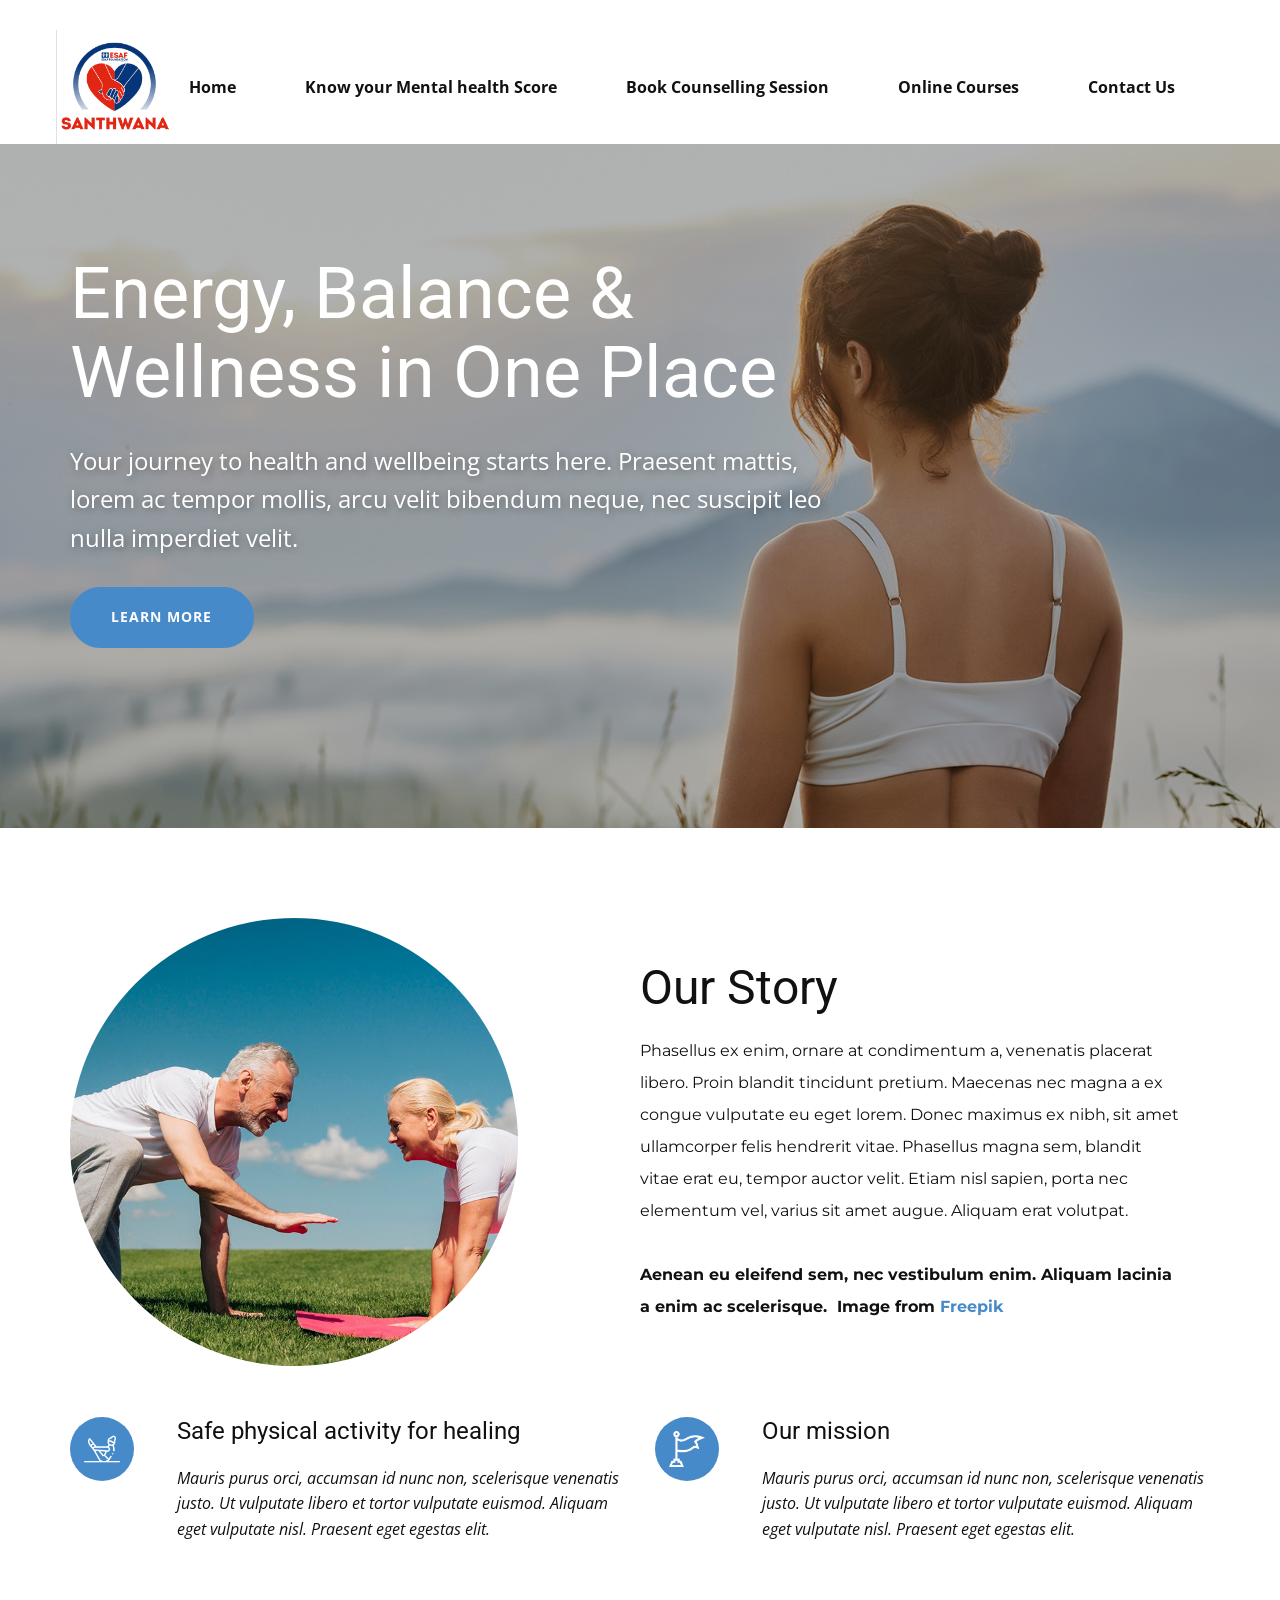
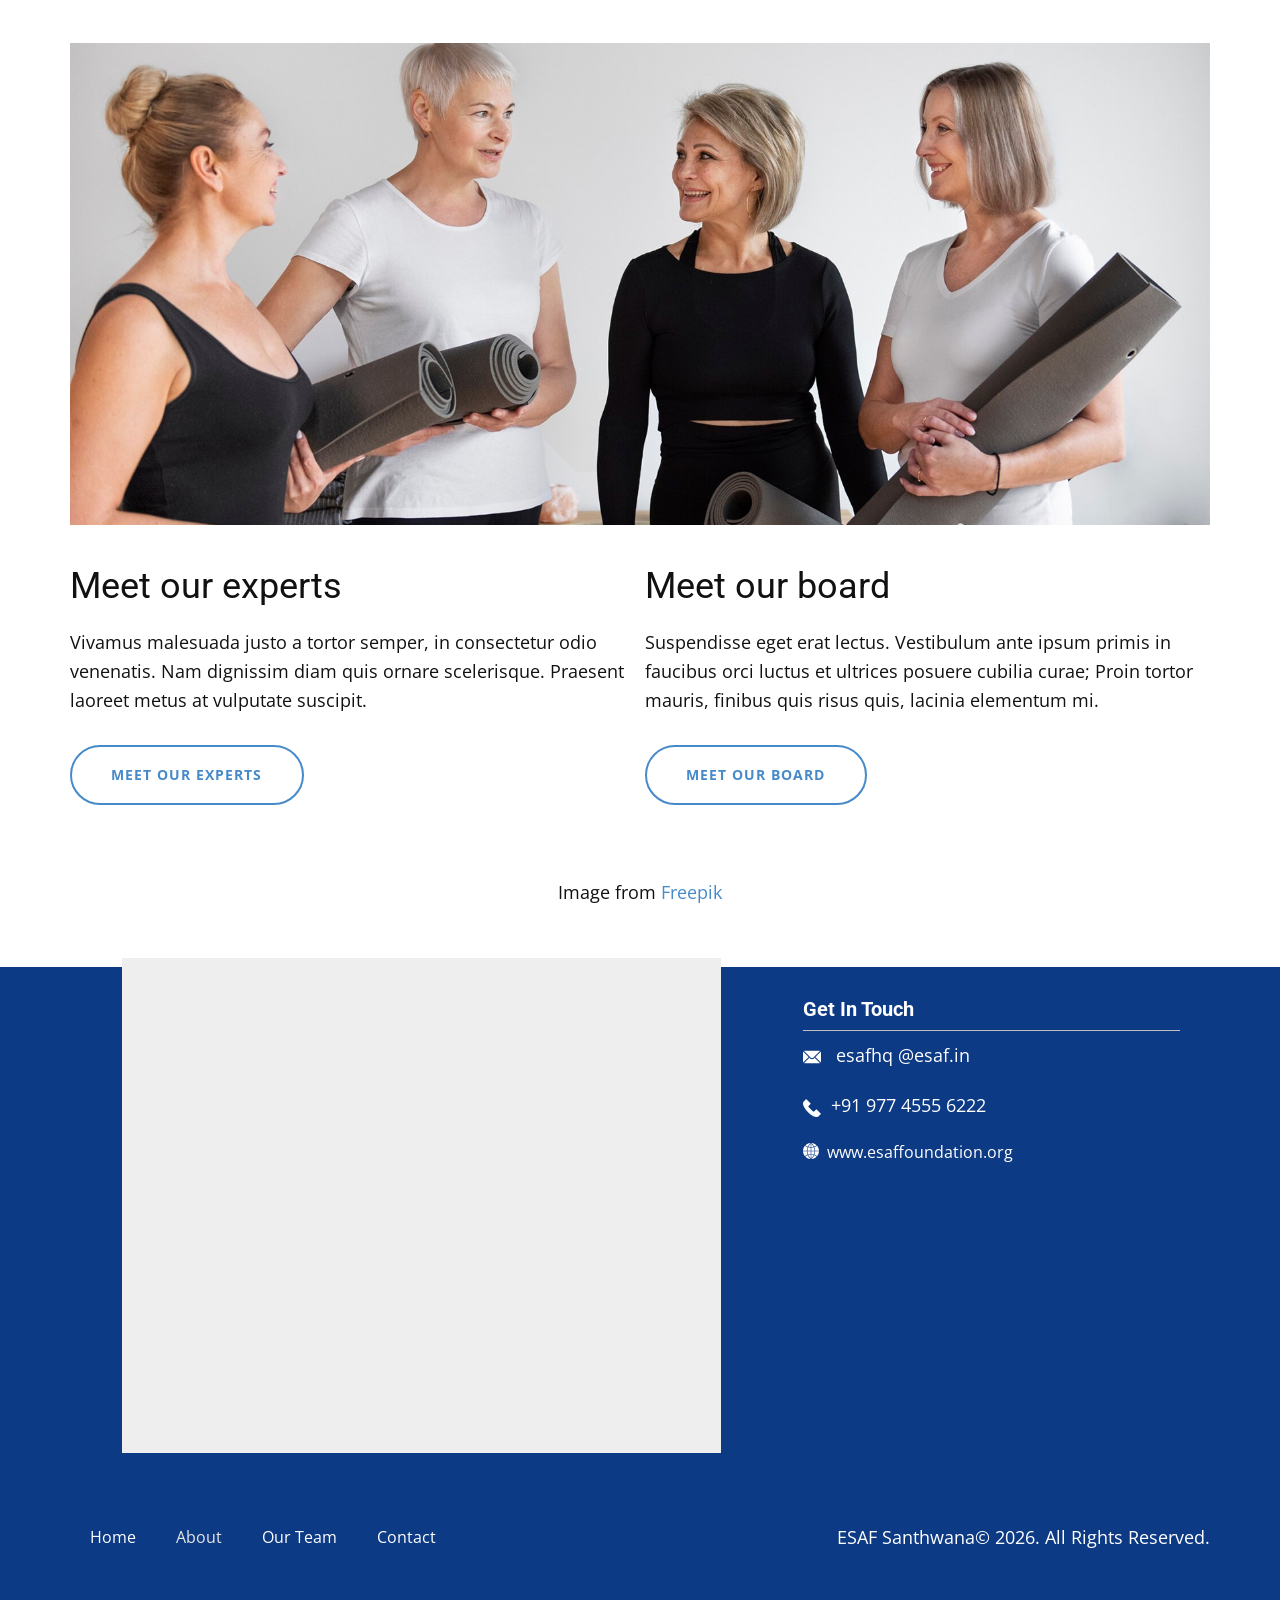
<file: About.html>
<!DOCTYPE html>
<html style="font-size: 16px;" lang="en"><head>
    <meta name="viewport" content="width=device-width, initial-scale=1.0">
    <meta charset="utf-8">
    <meta name="keywords" content="​Energy, Balance &amp;amp; Wellness in One Place, ​Our Story">
    <meta name="description" content="">
    <title>About</title>
    <link rel="stylesheet" href="nicepage.css" media="screen">
<link rel="stylesheet" href="About.css" media="screen">
    <script class="u-script" type="text/javascript" src="jquery.js" defer=""></script>
    <script class="u-script" type="text/javascript" src="nicepage.js" defer=""></script>
    <meta name="generator" content="Nicepage 8.6.2, nicepage.com">
    
    
    
    
    
    <link id="u-page-google-font" rel="stylesheet" href="https://fonts.googleapis.com/css2?display=swap&amp;family=Roboto:ital,wght@0,100;0,200;0,300;0,400;0,500;0,600;0,700;0,800;0,900;1,100;1,200;1,300;1,400;1,500;1,600;1,700;1,800;1,900&amp;family=Open+Sans:ital,wght@0,300;0,400;0,500;0,600;0,700;0,800;1,300;1,400;1,500;1,600;1,700;1,800&amp;family=Montserrat:ital,wght@0,100;0,200;0,300;0,400;0,500;0,600;0,700;0,800;0,900;1,100;1,200;1,300;1,400;1,500;1,600;1,700;1,800;1,900">
    <script type="application/ld+json">{
		"@context": "http://schema.org",
		"@type": "Organization",
		"name": ""
}</script>
    <meta name="theme-color" content="#478ac9">
    <meta property="og:title" content="About">
    <meta property="og:type" content="website">
  <meta data-intl-tel-input-cdn-path="intlTelInput/"></head>
  <body data-path-to-root="./" data-include-products="false" class="u-body u-clearfix u-xl-mode" data-lang="en"><header class="u-clearfix u-header u-header" id="header"><div class="u-clearfix u-sheet u-sheet-1">
        <img class="u-image u-image-default u-preserve-proportions u-image-1" src="images/Logosanthwana.png" alt="" data-image-width="199" data-image-height="198">
        <nav class="u-menu u-menu-one-level u-offcanvas u-menu-1" role="navigation" aria-label="Menu navigation">
          <div class="menu-collapse" style="font-size: 1rem; letter-spacing: 0px; font-weight: 700;">
            <a class="u-button-style u-custom-left-right-menu-spacing u-custom-padding-bottom u-custom-text-hover-color u-custom-top-bottom-menu-spacing u-hamburger-link u-nav-link u-text-active-palette-1-base u-text-hover-palette-2-base" href="#" tabindex="-1" aria-label="Open menu" aria-controls="261f">
              <svg class="u-svg-link" viewBox="0 0 24 24"><use xlink:href="#menu-hamburger"></use></svg>
              <svg class="u-svg-content" version="1.1" id="menu-hamburger" viewBox="0 0 16 16" x="0px" y="0px" xmlns:xlink="http://www.w3.org/1999/xlink" xmlns="http://www.w3.org/2000/svg"><g><rect y="1" width="16" height="2"></rect><rect y="7" width="16" height="2"></rect><rect y="13" width="16" height="2"></rect>
</g></svg>
            </a>
          </div>
          <div class="u-custom-menu u-nav-container">
            <ul class="u-nav u-unstyled u-nav-1" role="menubar"><li role="none" class="u-nav-item"><a role="menuitem" class="u-button-style u-nav-link u-text-active-palette-1-base u-text-hover-palette-1-base u-nav-link-2" href="./">Home</a>
</li><li role="none" class="u-nav-item"><a tabindex="-1" role="menuitem" class="u-button-style u-nav-link u-text-active-palette-1-base u-text-hover-palette-1-base u-nav-link-2" href="https://bewinwilsonmathews.github.io/Santhwana/Santhwana.html" target="_blank">Know your Mental health Score</a>
</li><li role="none" class="u-nav-item"><a tabindex="-1" role="menuitem" class="u-button-style u-nav-link u-text-active-palette-1-base u-text-hover-palette-1-base u-nav-link-2" href="https://meetpro.club/studentmentor" target="_blank">Book Counselling Session</a>
</li><li role="none" class="u-nav-item"><a tabindex="-1" role="menuitem" class="u-button-style u-nav-link u-text-active-palette-1-base u-text-hover-palette-1-base u-nav-link-2" href="https://script.google.com/macros/s/AKfycbzLUiHWCuA23xT3r5N1A-uJz3avY5cB6EeaaajBGBmp5HIz8C4YGnMHK1bf3oDaUm6wXw/exec" target="_blank">Online Courses</a>
</li><li role="none" class="u-nav-item"><a tabindex="-1" role="menuitem" class="u-button-style u-nav-link u-text-active-palette-1-base u-text-hover-palette-1-base u-nav-link-2" href="./#block-17" data-page-id="1332116969" target="_blank">Contact Us</a>
</li></ul>
          </div>
          <div class="u-custom-menu u-nav-container-collapse" id="261f" role="region" aria-label="Menu panel">
            <div class="u-black u-container-style u-inner-container-layout u-opacity u-opacity-95 u-sidenav">
              <div class="u-inner-container-layout u-sidenav-overflow">
                <div class="u-menu-close" tabindex="-1" aria-label="Close menu"></div>
                <ul class="u-align-center u-nav u-popupmenu-items u-unstyled u-nav-2" role="menubar"><li role="none" class="u-nav-item"><a role="menuitem" class="u-button-style u-nav-link" href="./">Home</a>
</li><li role="none" class="u-nav-item"><a tabindex="-1" role="menuitem" class="u-button-style u-nav-link" href="https://bewinwilsonmathews.github.io/Santhwana/Santhwana.html" target="_blank">Know your Mental health Score</a>
</li><li role="none" class="u-nav-item"><a tabindex="-1" role="menuitem" class="u-button-style u-nav-link" href="https://meetpro.club/studentmentor" target="_blank">Book Counselling Session</a>
</li><li role="none" class="u-nav-item"><a tabindex="-1" role="menuitem" class="u-button-style u-nav-link" href="https://script.google.com/macros/s/AKfycbzLUiHWCuA23xT3r5N1A-uJz3avY5cB6EeaaajBGBmp5HIz8C4YGnMHK1bf3oDaUm6wXw/exec" target="_blank">Online Courses</a>
</li><li role="none" class="u-nav-item"><a tabindex="-1" role="menuitem" class="u-button-style u-nav-link" href="./#block-17" data-page-id="1332116969" target="_blank">Contact Us</a>
</li></ul>
              </div>
            </div>
            <div class="u-black u-menu-overlay u-opacity u-opacity-70"></div>
          </div>
        </nav>
      </div></header>
    <section class="skrollable skrollable-between u-align-center u-clearfix u-container-align-center u-image u-shading u-section-1" src="" data-image-width="1980" data-image-height="857" id="block-1">
      <div class="u-clearfix u-sheet u-valign-middle u-sheet-1">
        <h1 class="u-align-left u-text u-text-1" data-animation-name="customAnimationIn" data-animation-duration="1500"> Energy, Balance &amp; Wellness in One Place</h1>
        <p class="u-align-left u-large-text u-text u-text-variant u-text-2" data-animation-name="customAnimationIn" data-animation-duration="1500" data-animation-delay="250"> Your journey to health and wellbeing starts here.&nbsp;Praesent mattis, lorem ac tempor mollis, arcu velit bibendum neque, nec suscipit leo nulla imperdiet velit.</p>
        <a href="" class="u-active-palette-2-base u-align-left u-border-2 u-border-active-palette-2-base u-border-hover-palette-2-base u-border-palette-1-base u-btn u-btn-round u-button-style u-hover-palette-2-base u-palette-1-base u-radius u-btn-1">learn more</a>
        <p class="u-align-left u-text u-text-default u-text-3" data-animation-name="customAnimationIn" data-animation-duration="1500" data-animation-delay="500">Image from&nbsp;<a href="https://www.freepik.com" class="u-active-none u-border-1 u-border-active-palette-1-light-2 u-border-hover-palette-1-light-2 u-border-no-left u-border-no-right u-border-no-top u-border-white u-bottom-left-radius-0 u-bottom-right-radius-0 u-btn u-button-link u-button-style u-hover-none u-none u-radius-0 u-text-body-alt-color u-top-left-radius-0 u-top-right-radius-0 u-btn-2" target="_blank">Freepik</a>
        </p>
      </div>
      <style data-mode="XXL">@media (max-width: 0px) {
   .u-section-1 {
    background-image: linear-gradient(0deg, rgba(0, 0, 0, 0.3), rgba(0, 0, 0, 0.3)), url('images/smart-pensive-redhead-hipster-with-full-beard-glasses-dressed-casual-clothes-poses-with-hand-chin-studio-isolated-dark-background5-min.jpg');
    background-position: 50% 50%;
  }
  .u-section-1 .u-sheet-1 {
    min-height: 792px;
  }
  .u-section-1 .u-text-1 {
    text-shadow: 2px 2px 8px rgba(0,0,0,0.4);
    --animation-custom_in-translate_x: 300px;
    --animation-custom_in-translate_y: 0px;
    --animation-custom_in-opacity: 0;
    --animation-custom_in-rotate: 0deg;
    --animation-custom_in-scale: 0.3;
    font-size: 5.625rem;
    text-transform: uppercase;
    font-weight: 700;
    margin-top: 60px;
    margin-right: 525px;
    margin-bottom: 0;
    margin-left: 0;
  }
  .u-section-1 .u-text-2 {
    text-shadow: 2px 2px 8px rgba(0,0,0,0.4);
    --animation-custom_in-translate_x: 300px;
    --animation-custom_in-translate_y: 0px;
    --animation-custom_in-opacity: 0;
    --animation-custom_in-rotate: 0deg;
    --animation-custom_in-scale: 0.3;
    margin-top: 30px;
    margin-right: 525px;
    margin-bottom: 0;
    margin-left: 0;
  }
  .u-block-bde2-10 {
    text-transform: uppercase;
    font-weight: 700;
    letter-spacing: 2px;
    font-size: 1rem;
    background-image: none;
    --animation-custom_in-translate_x: 300px;
    --animation-custom_in-translate_y: 0px;
    --animation-custom_in-opacity: 0;
    --animation-custom_in-rotate: 0deg;
    --animation-custom_in-scale: 1;
    margin-top: 45px;
    margin-right: auto;
    margin-bottom: 0;
    margin-left: 0;
    padding-top: 18px;
    padding-right: 42px;
    padding-bottom: 18px;
    padding-left: 41px;
  }
  .u-section-1 .u-text-3 {
    --animation-custom_in-translate_x: 300px;
    --animation-custom_in-translate_y: 0px;
    --animation-custom_in-opacity: 0;
    --animation-custom_in-rotate: 0deg;
    --animation-custom_in-scale: 0.3;
    margin-top: 45px;
    margin-right: auto;
    margin-bottom: 60px;
    margin-left: 0;
  }
  .u-section-1 .u-btn-2 {
    background-image: none;
    border-style: solid;
    margin-left: auto;
    padding-top: 0;
    padding-bottom: 0;
    padding-left: 0;
    padding-right: 0;
  }
}</style>
    </section>
    <section class="u-align-left u-clearfix u-container-align-left u-section-2" id="block-2">
      <div class="u-clearfix u-sheet u-valign-middle u-sheet-1">
        <div class="data-layout-selected u-clearfix u-expanded-width u-layout-wrap u-layout-wrap-1">
          <div class="u-layout">
            <div class="u-layout-row">
              <div class="u-align-left u-container-align-left u-container-style u-layout-cell u-size-30-lg u-size-30-xl u-size-60-md u-size-60-sm u-size-60-xs u-layout-cell-1">
                <div class="u-container-layout u-valign-top u-container-layout-1">
                  <div class="u-image u-image-circle u-image-1" alt="" data-image-width="800" data-image-height="695"></div>
                </div>
              </div>
              <div class="u-align-left u-container-align-left u-container-style u-layout-cell u-size-30-lg u-size-30-xl u-size-60-md u-size-60-sm u-size-60-xs u-layout-cell-2">
                <div class="u-container-layout u-valign-middle u-container-layout-2">
                  <h2 class="u-text u-text-default u-text-1"> Our Story</h2>
                  <p class="u-custom-font u-font-montserrat u-text u-text-2"> Phasellus ex enim, ornare at condimentum a, venenatis placerat libero. Proin blandit tincidunt pretium. Maecenas nec magna a ex congue vulputate eu eget lorem. Donec maximus ex nibh, sit amet ullamcorper felis hendrerit vitae. Phasellus magna sem, blandit vitae erat eu, tempor auctor velit. Etiam nisl sapien, porta nec elementum vel, varius sit amet augue. Aliquam erat volutpat.<br>
                    <br><span style="font-weight: 700;">Aenean eu eleifend sem, nec vestibulum enim. Aliquam lacinia a enim ac scelerisque.&nbsp; Image from <a href="https://www.freepik.com/" class="u-active-none u-border-none u-btn u-button-link u-button-style u-hover-none u-none u-text-palette-1-base u-btn-1">Freepik</a></span>
                  </p>
                </div>
              </div>
            </div>
          </div>
        </div>
        <div class="u-expanded-width u-list u-list-1">
          <div class="u-repeater u-repeater-1">
            <div class="u-align-left u-container-align-left u-container-style u-list-item u-repeater-item">
              <div class="u-container-layout u-similar-container u-valign-top u-container-layout-3"><span class="u-file-icon u-icon u-icon-circle u-palette-1-base u-text-white u-icon-1"><img src="images/2983018-621e9187.png" alt=""></span>
                <h4 class="u-text u-text-3"> Safe physical activity for healing</h4>
                <p class="u-text u-text-4"> Mauris purus orci, accumsan id nunc non, scelerisque venenatis justo. Ut vulputate libero et tortor vulputate euismod. Aliquam eget vulputate nisl. Praesent eget egestas elit.</p>
              </div>
            </div>
            <div class="u-align-left u-container-align-left u-container-style u-list-item u-repeater-item">
              <div class="u-container-layout u-similar-container u-valign-top u-container-layout-4"><span class="u-file-icon u-icon u-icon-circle u-palette-1-base u-text-white u-icon-2"><img src="images/3173732-7a583aef.png" alt=""></span>
                <h4 class="u-text u-text-5"> Our mission</h4>
                <p class="u-text u-text-6"> Mauris purus orci, accumsan id nunc non, scelerisque venenatis justo. Ut vulputate libero et tortor vulputate euismod. Aliquam eget vulputate nisl. Praesent eget egestas elit.</p>
              </div>
            </div>
          </div>
        </div>
      </div>
    </section>
    <section class="u-clearfix u-container-align-center u-section-3" id="block-3">
      <div class="u-clearfix u-sheet u-sheet-1">
        <img class="u-expanded-width u-image u-image-default u-image-1" src="images/our-team.jpg" alt="" data-image-width="1700" data-image-height="1056">
        <div class="u-expanded-width u-list u-list-1">
          <div class="u-repeater u-repeater-1">
            <div class="u-container-align-left u-container-style u-list-item u-repeater-item">
              <div class="u-container-layout u-similar-container u-valign-top u-container-layout-1">
                <h3 class="u-align-left u-text u-text-default u-text-1"> Meet our experts</h3>
                <p class="u-align-left u-text u-text-default u-text-2"> Vivamus malesuada justo a tortor semper, in consectetur odio venenatis. Nam dignissim diam quis ornare scelerisque. Praesent laoreet metus at vulputate suscipit.</p>
                <a href="" class="u-active-palette-2-base u-align-left u-border-2 u-border-active-palette-2-base u-border-hover-palette-2-base u-border-palette-1-base u-btn u-btn-round u-button-style u-hover-palette-2-base u-none u-radius u-btn-1"> Meet our experts</a>
              </div>
            </div>
            <div class="u-container-align-left u-container-style u-list-item u-repeater-item">
              <div class="u-container-layout u-similar-container u-valign-top u-container-layout-2">
                <h3 class="u-align-left u-text u-text-default u-text-3"> Meet our board</h3>
                <p class="u-align-left u-text u-text-default u-text-4"> Suspendisse eget erat lectus. Vestibulum ante ipsum primis in faucibus orci luctus et ultrices posuere cubilia curae; Proin tortor mauris, finibus quis risus quis, lacinia elementum mi.</p>
                <a href="" class="u-active-palette-2-base u-align-left u-border-2 u-border-active-palette-2-base u-border-hover-palette-2-base u-border-palette-1-base u-btn u-btn-round u-button-style u-hover-palette-2-base u-none u-radius u-btn-2"> Meet our board</a>
              </div>
            </div>
          </div>
        </div>
        <p class="u-align-center u-text u-text-default u-text-5">Image from <a href="https://www.freepik.com/" class="u-active-none u-border-none u-btn u-button-link u-button-style u-hover-none u-none u-text-palette-1-base u-btn-3">Freepik</a>
        </p>
      </div>
    </section>
    
    
    
    <footer class="u-align-center-sm u-align-center-xs u-clearfix u-color-var u-footer u-footer" id="footer"><div class="u-clearfix u-sheet u-sheet-1">
        <div class="data-layout-selected u-clearfix u-expanded-width u-layout-wrap u-layout-wrap-1">
          <div class="u-gutter-0 u-layout">
            <div class="u-layout-row">
              <div class="u-container-style u-layout-cell u-shape-rectangle u-size-18-xxl u-size-37 u-layout-cell-1">
                <div class="u-container-layout u-valign-top-lg u-valign-top-md u-valign-top-sm u-valign-top-xs u-container-layout-1">
                  <div class="custom-expanded u-grey-light-2 u-map u-map-1">
                    <div class="embed-responsive">
                      <iframe class="embed-responsive-item" src="https://www.google.com/maps/embed?pb=!1m18!1m12!1m3!1d502092.08882120444!2d75.64968288906248!3d10.532574000000007!2m3!1f0!2f0!3f0!3m2!1i1024!2i768!4f13.1!3m3!1m2!1s0x3ba7ef22c341648f%3A0xb27d6c3a1570b062!2sESAF%20Foundation%20Office!5e0!3m2!1sen!2sin!4v1786616922017!5m2!1sen!2sin" data-map="[base64]"></iframe>
                    </div>
                  </div>
                </div>
              </div>
              <div class="u-container-style u-layout-cell u-shape-rectangle u-size-16-xxl u-size-23 u-layout-cell-2">
                <div class="u-container-layout u-valign-top u-container-layout-2">
                  <h5 class="u-align-left u-text u-text-white u-text-1"> Get In Touch</h5>
                  <div class="u-align-left u-border-1 u-border-grey-25 u-border-no-bottom u-border-no-left u-expanded-width u-line u-line-horizontal u-line-1" data-animation-name="" data-animation-duration="0" data-animation-delay="0" data-animation-direction=""></div>
                  <p class="u-align-left u-text u-text-default u-text-2"><span class="u-file-icon u-icon u-text-white u-icon-1"><img src="images/2-a85e65c4.png" alt=""></span>&nbsp; <a href="mailto:hi@car.repair.com" class="u-active-none u-border-1 u-border-active-white u-border-hover-white u-border-no-left u-border-no-right u-border-no-top u-btn u-button-link u-button-style u-hover-none u-none u-text-active-grey-10 u-text-body-alt-color u-text-hover-grey-10 u-btn-1" data-animation-name="" data-animation-duration="0" data-animation-delay="0" data-animation-direction="">esafhq @esaf.in</a>
                  </p>
                  <p class="u-align-left u-text u-text-3">
                    <a href="tel:+12345678910" class="u-active-none u-border-1 u-border-active-white u-border-hover-white u-border-no-left u-border-no-right u-border-no-top u-btn u-button-link u-button-style u-hover-none u-none u-text-active-grey-10 u-text-body-alt-color u-text-hover-grey-10 u-btn-2" data-animation-name="" data-animation-duration="0" data-animation-delay="0" data-animation-direction=""><span class="u-file-icon u-icon u-text-white u-icon-2"><img src="images/3-c91f3b92.png" alt=""></span> +91&nbsp;977 4555 6222
                    </a>
                  </p>
                  <a href="mailto:hi@car.repair.com" class="u-active-none u-border-1 u-border-active-white u-border-hover-white u-border-no-left u-border-no-right u-border-no-top u-btn u-button-link u-button-style u-hover-none u-none u-text-active-grey-10 u-text-body-alt-color u-text-hover-grey-10 u-btn-3" data-animation-name="" data-animation-duration="0" data-animation-delay="0" data-animation-direction=""><span class="u-icon"><svg class="u-svg-content" viewBox="0 0 57.949 57.949" x="0px" y="0px" style="width: 1em; height: 1em;"><g><path d="M29.975,27.985h11.972c-0.123-4.348-1.033-8.567-2.664-12.477c-3.01,0.874-6.131,1.355-9.308,1.44V27.985z"></path><path d="M40.384,13.057c2.928-1.01,5.731-2.392,8.328-4.169l0.653-0.5C44.588,3.658,38.18,0.58,31.071,0.069L30.553,0.49
		C34.767,3.979,38.099,8.268,40.384,13.057z"></path><path d="M29.975,2.628v12.32c2.891-0.082,5.731-0.513,8.473-1.283C36.421,9.505,33.557,5.753,29.975,2.628z"></path><path d="M41.531,42.202c3.13,1.132,6.12,2.668,8.885,4.639l0.868,0.65c3.976-4.785,6.439-10.866,6.665-17.505H43.947
		C43.834,34.224,43.006,38.343,41.531,42.202z"></path><path d="M9.237,8.888c2.597,1.777,5.401,3.158,8.328,4.169c2.285-4.788,5.617-9.077,9.832-12.567l-0.518-0.421
		c-7.125,0.512-13.547,3.603-18.328,8.35L9.237,8.888z"></path><path d="M27.975,2.628c-3.583,3.125-6.446,6.878-8.473,11.036c2.742,0.77,5.582,1.202,8.473,1.283V2.628z"></path><path d="M14.003,29.985H0c0.227,6.639,2.689,12.719,6.665,17.505l0.85-0.635c2.775-1.977,5.771-3.518,8.906-4.652
		C14.943,38.341,14.116,34.222,14.003,29.985z"></path><path d="M16.752,14.89c-3.037-1.064-5.945-2.505-8.644-4.351L7.17,9.897C2.901,14.768,0.236,21.072,0,27.985h14.003
		C14.124,23.425,15.061,18.997,16.752,14.89z"></path><path d="M16.003,27.985h11.972V16.948c-3.179-0.085-6.301-0.566-9.309-1.438C17.035,19.419,16.125,23.637,16.003,27.985z"></path><path d="M27.297,57.391c-4.419-3.695-7.841-8.259-10.111-13.341c-2.992,1.074-5.851,2.538-8.492,4.42l-0.689,0.515
		c4.774,5.003,11.31,8.304,18.605,8.896L27.297,57.391z"></path><path d="M27.975,40.023V29.985H16.003c0.113,4.019,0.905,7.924,2.313,11.58C21.429,40.627,24.669,40.111,27.975,40.023z"></path><path d="M49.236,48.456c-2.631-1.875-5.482-3.335-8.469-4.406c-2.272,5.094-5.698,9.662-10.113,13.344l0.685,0.487
		c7.295-0.592,13.832-3.892,18.606-8.895L49.236,48.456z"></path><path d="M49.885,10.507c-2.72,1.862-5.643,3.311-8.689,4.38c1.692,4.108,2.629,8.537,2.751,13.098h14.003
		c-0.237-6.935-2.917-13.256-7.209-18.133L49.885,10.507z"></path><path d="M27.975,55.342V42.023c-3.039,0.085-6.016,0.556-8.882,1.4C21.136,47.932,24.141,51.998,27.975,55.342z"></path><path d="M41.947,29.985H29.975v10.038c3.307,0.088,6.548,0.604,9.662,1.542C41.041,37.91,41.833,34.005,41.947,29.985z"></path><path d="M38.86,43.423c-2.866-0.844-5.845-1.314-8.885-1.4v13.323C33.806,52.013,36.814,47.943,38.86,43.423z"></path>
</g></svg></span>&nbsp;&nbsp;www.esaffoundation.org 
                  </a>
                </div>
              </div>
            </div>
          </div>
        </div>
        <div class="data-layout-selected u-clearfix u-expanded-width u-layout-custom-xs u-layout-wrap u-layout-wrap-2">
          <div class="u-layout">
            <div class="u-layout-row">
              <div class="u-container-style u-layout-cell u-size-14-xs u-size-30-lg u-size-30-xl u-size-30-xxl u-size-60-md u-size-60-sm u-layout-cell-3">
                <div class="u-container-layout u-valign-middle u-container-layout-3">
                  <nav class="u-menu u-menu-one-level u-offcanvas u-menu-1" data-responsive-from="XS" role="navigation">
                    <div class="menu-collapse">
                      <a class="u-button-style u-custom-text-color u-hamburger-link u-nav-link" aria-label="Open menu" aria-controls="e226" href="#">
                        <svg class="u-svg-link" viewBox="0 0 24 24"><use xlink:href="#svg-23e0"></use></svg>
                        <svg class="u-svg-content" version="1.1" id="svg-23e0" viewBox="0 0 16 16" x="0px" y="0px" xmlns:xlink="http://www.w3.org/1999/xlink" xmlns="http://www.w3.org/2000/svg"><g><rect y="1" width="16" height="2"></rect><rect y="7" width="16" height="2"></rect><rect y="13" width="16" height="2"></rect>
</g></svg>
                      </a>
                    </div>
                    <div class="u-custom-menu u-nav-container">
                      <ul class="u-nav u-unstyled" role="menubar"><li role="none" class="u-nav-item"><a tabindex="-1" role="menuitem" class="u-button-style u-nav-link u-text-white" href="#" aria-haspopup="true">Home</a>
</li><li role="none" class="u-nav-item"><a tabindex="-1" role="menuitem" class="u-button-style u-nav-link u-text-white" href="#">About</a>
</li><li role="none" class="u-nav-item"><a tabindex="-1" role="menuitem" class="u-button-style u-nav-link u-text-white" href="#">Our Team</a>
</li><li role="none" class="u-nav-item"><a tabindex="-1" role="menuitem" class="u-button-style u-nav-link u-text-white" href="#">Contact</a>
</li></ul>
                    </div>
                    <div id="e226" role="region" aria-label="Menu panel" class="u-custom-menu u-nav-container-collapse">
                      <div class="u-black u-container-style u-inner-container-layout u-opacity u-opacity-95 u-sidenav">
                        <div class="u-inner-container-layout u-sidenav-overflow">
                          <div class="u-menu-close" aria-label="Close menu"></div>
                          <ul class="u-align-center u-nav u-popupmenu-items u-unstyled u-nav-2" role="menubar"><li role="none" class="u-nav-item"><a tabindex="-1" role="menuitem" class="u-button-style u-nav-link" href="#" aria-haspopup="true">Home</a>
</li><li role="none" class="u-nav-item"><a tabindex="-1" role="menuitem" class="u-button-style u-nav-link" href="#">About</a>
</li><li role="none" class="u-nav-item"><a tabindex="-1" role="menuitem" class="u-button-style u-nav-link" href="#">Our Team</a>
</li><li role="none" class="u-nav-item"><a tabindex="-1" role="menuitem" class="u-button-style u-nav-link" href="#">Contact</a>
</li></ul>
                        </div>
                      </div>
                      <div class="u-black u-menu-overlay u-opacity u-opacity-70"></div>
                    </div>
                    <style class="menu-style">@media (max-width: 539px) {
                    [data-responsive-from="XS"] .u-nav-container {
                        display: none;
                    }
                    [data-responsive-from="XS"] .menu-collapse {
                        display: block;
                    }
                }</style>
                  </nav>
                </div>
              </div>
              <div class="u-container-align-left-md u-container-align-left-sm u-container-align-right-lg u-container-align-right-xl u-container-align-right-xxl u-container-style u-layout-cell u-size-30-lg u-size-30-xl u-size-30-xxl u-size-46-xs u-size-60-md u-size-60-sm u-layout-cell-4">
                <div class="u-container-layout u-valign-bottom-xs u-valign-middle-lg u-valign-middle-md u-valign-middle-sm u-valign-middle-xl u-container-layout-4">
                  <p class="u-align-left-md u-align-left-sm u-align-left-xs u-align-right-lg u-align-right-xl u-align-right-xxl u-text u-text-default-lg u-text-default-md u-text-default-sm u-text-default-xl u-text-white u-text-4">ESAF Santhwana© 2026. All Rights Reserved.</p>
                </div>
              </div>
            </div>
          </div>
        </div>
      </div></footer>
    <section class="u-backlink u-clearfix u-grey-80"></section>
  
</body></html>
</file>
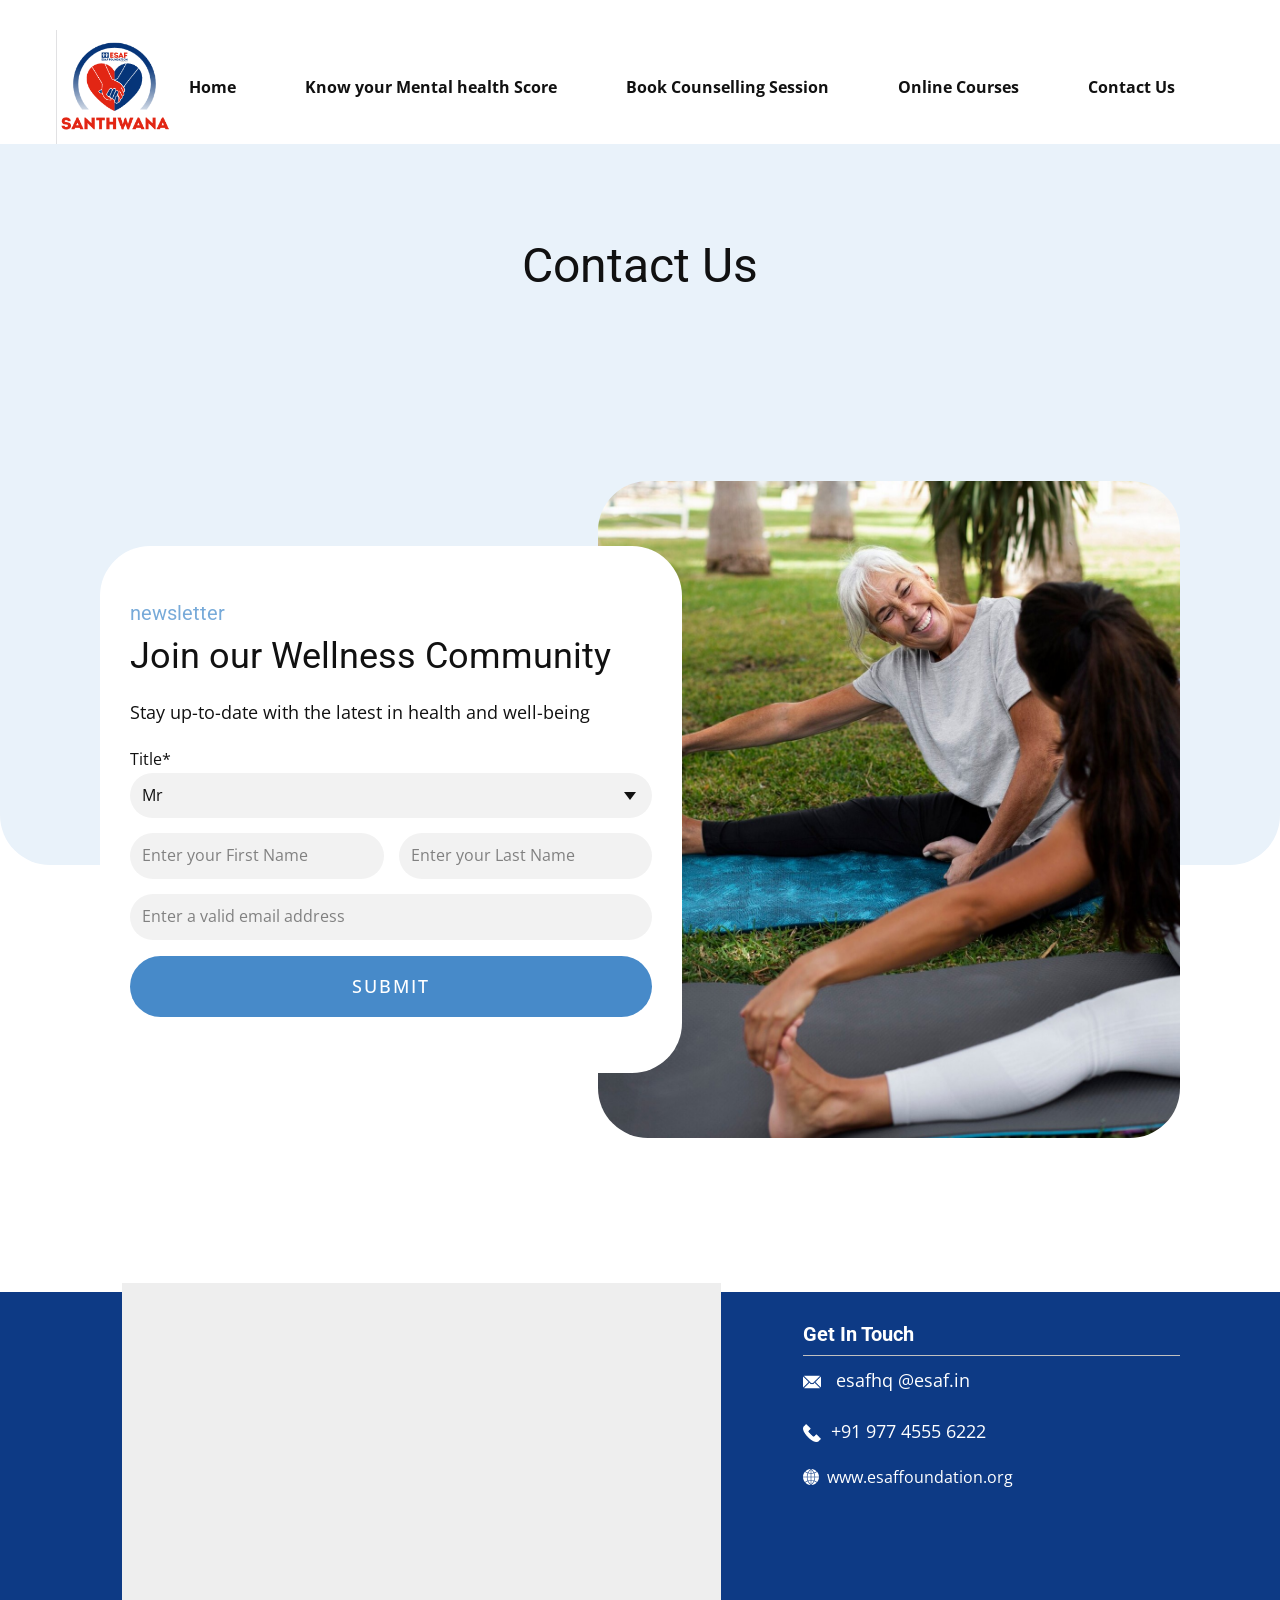
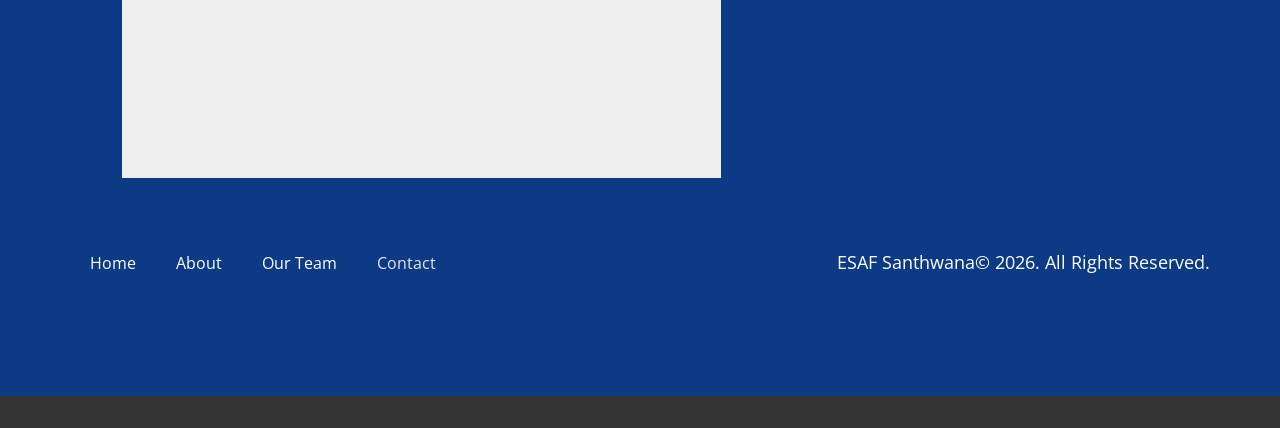
<file: Contact.html>
<!DOCTYPE html>
<html style="font-size: 16px;" lang="en"><head>
    <meta name="viewport" content="width=device-width, initial-scale=1.0">
    <meta charset="utf-8">
    <meta name="keywords" content="Contact Us">
    <meta name="description" content="">
    <title>Contact</title>
    <link rel="stylesheet" href="nicepage.css" media="screen">
<link rel="stylesheet" href="Contact.css" media="screen">
    <script class="u-script" type="text/javascript" src="jquery.js" defer=""></script>
    <script class="u-script" type="text/javascript" src="nicepage.js" defer=""></script>
    <meta name="generator" content="Nicepage 8.6.2, nicepage.com">
    
    
    
    
    <link id="u-page-google-font" rel="stylesheet" href="https://fonts.googleapis.com/css2?display=swap&amp;family=Roboto:ital,wght@0,100;0,200;0,300;0,400;0,500;0,600;0,700;0,800;0,900;1,100;1,200;1,300;1,400;1,500;1,600;1,700;1,800;1,900&amp;family=Open+Sans:ital,wght@0,300;0,400;0,500;0,600;0,700;0,800;1,300;1,400;1,500;1,600;1,700;1,800">
    <script type="application/ld+json">{
		"@context": "http://schema.org",
		"@type": "Organization",
		"name": ""
}</script>
    <meta name="theme-color" content="#478ac9">
    <meta property="og:title" content="Contact">
    <meta property="og:type" content="website">
  <meta name="referrer" content="origin"><meta data-intl-tel-input-cdn-path="intlTelInput/"></head>
  <body data-path-to-root="./" data-include-products="false" class="u-body u-clearfix u-xl-mode" data-lang="en"><header class="u-clearfix u-header u-header" id="header"><div class="u-clearfix u-sheet u-sheet-1">
        <img class="u-image u-image-default u-preserve-proportions u-image-1" src="images/Logosanthwana.png" alt="" data-image-width="199" data-image-height="198">
        <nav class="u-menu u-menu-one-level u-offcanvas u-menu-1" role="navigation" aria-label="Menu navigation">
          <div class="menu-collapse" style="font-size: 1rem; letter-spacing: 0px; font-weight: 700;">
            <a class="u-button-style u-custom-left-right-menu-spacing u-custom-padding-bottom u-custom-text-hover-color u-custom-top-bottom-menu-spacing u-hamburger-link u-nav-link u-text-active-palette-1-base u-text-hover-palette-2-base" href="#" tabindex="-1" aria-label="Open menu" aria-controls="261f">
              <svg class="u-svg-link" viewBox="0 0 24 24"><use xlink:href="#menu-hamburger"></use></svg>
              <svg class="u-svg-content" version="1.1" id="menu-hamburger" viewBox="0 0 16 16" x="0px" y="0px" xmlns:xlink="http://www.w3.org/1999/xlink" xmlns="http://www.w3.org/2000/svg"><g><rect y="1" width="16" height="2"></rect><rect y="7" width="16" height="2"></rect><rect y="13" width="16" height="2"></rect>
</g></svg>
            </a>
          </div>
          <div class="u-custom-menu u-nav-container">
            <ul class="u-nav u-unstyled u-nav-1" role="menubar"><li role="none" class="u-nav-item"><a role="menuitem" class="u-button-style u-nav-link u-text-active-palette-1-base u-text-hover-palette-1-base u-nav-link-2" href="./">Home</a>
</li><li role="none" class="u-nav-item"><a tabindex="-1" role="menuitem" class="u-button-style u-nav-link u-text-active-palette-1-base u-text-hover-palette-1-base u-nav-link-2" href="https://bewinwilsonmathews.github.io/Santhwana/Santhwana.html" target="_blank">Know your Mental health Score</a>
</li><li role="none" class="u-nav-item"><a tabindex="-1" role="menuitem" class="u-button-style u-nav-link u-text-active-palette-1-base u-text-hover-palette-1-base u-nav-link-2" href="https://meetpro.club/studentmentor" target="_blank">Book Counselling Session</a>
</li><li role="none" class="u-nav-item"><a tabindex="-1" role="menuitem" class="u-button-style u-nav-link u-text-active-palette-1-base u-text-hover-palette-1-base u-nav-link-2" href="https://script.google.com/macros/s/AKfycbzLUiHWCuA23xT3r5N1A-uJz3avY5cB6EeaaajBGBmp5HIz8C4YGnMHK1bf3oDaUm6wXw/exec" target="_blank">Online Courses</a>
</li><li role="none" class="u-nav-item"><a tabindex="-1" role="menuitem" class="u-button-style u-nav-link u-text-active-palette-1-base u-text-hover-palette-1-base u-nav-link-2" href="./#block-17" data-page-id="1332116969" target="_blank">Contact Us</a>
</li></ul>
          </div>
          <div class="u-custom-menu u-nav-container-collapse" id="261f" role="region" aria-label="Menu panel">
            <div class="u-black u-container-style u-inner-container-layout u-opacity u-opacity-95 u-sidenav">
              <div class="u-inner-container-layout u-sidenav-overflow">
                <div class="u-menu-close" tabindex="-1" aria-label="Close menu"></div>
                <ul class="u-align-center u-nav u-popupmenu-items u-unstyled u-nav-2" role="menubar"><li role="none" class="u-nav-item"><a role="menuitem" class="u-button-style u-nav-link" href="./">Home</a>
</li><li role="none" class="u-nav-item"><a tabindex="-1" role="menuitem" class="u-button-style u-nav-link" href="https://bewinwilsonmathews.github.io/Santhwana/Santhwana.html" target="_blank">Know your Mental health Score</a>
</li><li role="none" class="u-nav-item"><a tabindex="-1" role="menuitem" class="u-button-style u-nav-link" href="https://meetpro.club/studentmentor" target="_blank">Book Counselling Session</a>
</li><li role="none" class="u-nav-item"><a tabindex="-1" role="menuitem" class="u-button-style u-nav-link" href="https://script.google.com/macros/s/AKfycbzLUiHWCuA23xT3r5N1A-uJz3avY5cB6EeaaajBGBmp5HIz8C4YGnMHK1bf3oDaUm6wXw/exec" target="_blank">Online Courses</a>
</li><li role="none" class="u-nav-item"><a tabindex="-1" role="menuitem" class="u-button-style u-nav-link" href="./#block-17" data-page-id="1332116969" target="_blank">Contact Us</a>
</li></ul>
              </div>
            </div>
            <div class="u-black u-menu-overlay u-opacity u-opacity-70"></div>
          </div>
        </nav>
      </div></header>
    <section class="u-clearfix u-container-align-center u-palette-1-light-3 u-section-1" id="block-1">
      <div class="u-clearfix u-sheet u-valign-middle u-sheet-1">
        <h2 class="u-align-center u-text u-text-default u-text-1">Contact Us</h2>
      </div>
    </section>
    <section class="u-align-center u-clearfix u-container-align-center u-container-align-center-lg u-container-align-center-md u-container-align-center-sm u-container-align-center-xl u-valign-top-xl u-valign-top-xs u-white u-section-2" id="block-2">
      <div class="u-expanded-width u-palette-1-light-3 u-radius u-shape u-shape-round u-shape-1" data-animation-name="flipIn" data-animation-duration="1000" data-animation-delay="250" data-animation-direction="X"></div>
      <div class="u-container-style u-group u-group-1">
        <div class="u-container-layout u-valign-middle-lg u-container-layout-1">
          <img src="images/friends-doing-yoga-together-park_23-2149891878.jpg" class="custom-expanded u-align-left u-image u-image-round u-radius u-image-1" data-image-width="1333" data-image-height="2000" data-animation-name="customAnimationIn" data-animation-duration="1500" data-animation-delay="500">
          <div class="u-align-center u-container-align-center u-container-align-left u-container-style u-group u-radius u-shape-round u-white u-group-2" data-animation-name="customAnimationIn" data-animation-duration="1500" data-animation-delay="500">
            <div class="u-container-layout u-valign-middle u-container-layout-2">
              <h5 class="u-align-left u-text u-text-palette-1-light-1 u-text-1">newsletter</h5>
              <h3 class="u-align-left u-text u-text-2"> Join our Wellness Community</h3>
              <p class="u-align-left u-text u-text-3"> Stay up-to-date with the latest in health and well-being</p>
              <div class="u-expanded-width u-form u-form-1">
                <form action="https://service.nicepagesrv.com/form/v4/form-process" class="u-clearfix u-form-spacing-15 u-form-vertical u-inner-form" style="" source="email" name="form">
                  <div class="u-form-group u-form-select u-label-top u-form-group-1">
                    <label for="select-f6af" class="u-label">Title*</label>
                    <div class="u-form-select-wrapper">
                      <select id="select-f6af" name="select" class="u-border-none u-grey-5 u-input u-input-rectangle u-radius u-input-1">
                        <option data-calc="1" value="1">Mr</option>
                        <option value="Mrs" data-calc="">Mrs</option>
                      </select>
                      <svg class="u-caret u-caret-svg" version="1.1" id="Layer_1" xmlns="http://www.w3.org/2000/svg" xmlns:xlink="http://www.w3.org/1999/xlink" x="0px" y="0px" width="16px" height="16px" viewBox="0 0 16 16" style="fill:currentColor;" xml:space="preserve"><polygon class="st0" points="8,12 2,4 14,4 "></polygon></svg>
                    </div>
                  </div>
                  <div class="u-form-group u-form-name u-form-partition-factor-2 u-label-top u-form-group-2">
                    <label for="first-name-e061" class="u-form-control-hidden u-label"></label>
                    <input type="text" placeholder="Enter your First Name" id="first-name-e061" name="name-1" class="u-border-none u-grey-5 u-input u-input-rectangle u-radius u-input-2" required="">
                  </div>
                  <div class="u-form-group u-form-name u-form-partition-factor-2 u-label-top u-form-group-3">
                    <label for="last-name-e061" class="u-form-control-hidden u-label"></label>
                    <input type="text" placeholder="Enter your Last Name" id="last-name-e061" name="name-2" class="u-border-none u-grey-5 u-input u-input-rectangle u-radius u-input-3" required="">
                  </div>
                  <div class="u-form-email u-form-group u-label-top">
                    <label for="email-5a14" class="u-form-control-hidden u-label">Email</label>
                    <input type="email" placeholder="Enter a valid email address" id="email-5a14" name="email" class="u-border-none u-grey-5 u-input u-input-rectangle u-radius u-input-4" required="">
                  </div>
                  <div class="u-align-center u-form-group u-form-submit u-label-top">
                    <a href="#" class="u-active-grey-90 u-border-none u-btn u-btn-round u-btn-submit u-button-style u-hover-grey-90 u-palette-1-base u-radius u-text-active-white u-text-hover-white u-btn-1">Submit</a>
                    <input type="submit" value="submit" class="u-form-control-hidden">
                  </div>
                  <div class="u-form-send-message u-form-send-success">Thank you! Your message has been sent.</div>
                  <div class="u-form-send-error u-form-send-message">Unable to send your message. Please fix errors then try again.</div>
                  <input type="hidden" value="" name="recaptchaResponse">
                  <input type="hidden" name="formServices" value="">
                </form>
              </div>
            </div>
          </div>
        </div>
      </div>
      <p class="u-text u-text-default u-text-4" data-animation-name="customAnimationIn" data-animation-duration="1000" data-animation-delay="0">Image from <a href="https://www.freepik.com" class="u-border-1 u-border-active-palette-2-base u-border-grey-75 u-border-hover-palette-2-base u-border-no-left u-border-no-right u-border-no-top u-btn u-button-link u-button-style u-none u-text-body-color u-btn-2">Freepik</a>
      </p>
    </section>
    
    
    
    <footer class="u-align-center-sm u-align-center-xs u-clearfix u-color-var u-footer u-footer" id="footer"><div class="u-clearfix u-sheet u-sheet-1">
        <div class="data-layout-selected u-clearfix u-expanded-width u-layout-wrap u-layout-wrap-1">
          <div class="u-gutter-0 u-layout">
            <div class="u-layout-row">
              <div class="u-container-style u-layout-cell u-shape-rectangle u-size-18-xxl u-size-37 u-layout-cell-1">
                <div class="u-container-layout u-valign-top-lg u-valign-top-md u-valign-top-sm u-valign-top-xs u-container-layout-1">
                  <div class="custom-expanded u-grey-light-2 u-map u-map-1">
                    <div class="embed-responsive">
                      <iframe class="embed-responsive-item" src="https://www.google.com/maps/embed?pb=!1m18!1m12!1m3!1d502092.08882120444!2d75.64968288906248!3d10.532574000000007!2m3!1f0!2f0!3f0!3m2!1i1024!2i768!4f13.1!3m3!1m2!1s0x3ba7ef22c341648f%3A0xb27d6c3a1570b062!2sESAF%20Foundation%20Office!5e0!3m2!1sen!2sin!4v1786616922017!5m2!1sen!2sin" data-map="[base64]"></iframe>
                    </div>
                  </div>
                </div>
              </div>
              <div class="u-container-style u-layout-cell u-shape-rectangle u-size-16-xxl u-size-23 u-layout-cell-2">
                <div class="u-container-layout u-valign-top u-container-layout-2">
                  <h5 class="u-align-left u-text u-text-white u-text-1"> Get In Touch</h5>
                  <div class="u-align-left u-border-1 u-border-grey-25 u-border-no-bottom u-border-no-left u-expanded-width u-line u-line-horizontal u-line-1" data-animation-name="" data-animation-duration="0" data-animation-delay="0" data-animation-direction=""></div>
                  <p class="u-align-left u-text u-text-default u-text-2"><span class="u-file-icon u-icon u-text-white u-icon-1"><img src="images/2-a85e65c4.png" alt=""></span>&nbsp; <a href="mailto:hi@car.repair.com" class="u-active-none u-border-1 u-border-active-white u-border-hover-white u-border-no-left u-border-no-right u-border-no-top u-btn u-button-link u-button-style u-hover-none u-none u-text-active-grey-10 u-text-body-alt-color u-text-hover-grey-10 u-btn-1" data-animation-name="" data-animation-duration="0" data-animation-delay="0" data-animation-direction="">esafhq @esaf.in</a>
                  </p>
                  <p class="u-align-left u-text u-text-3">
                    <a href="tel:+12345678910" class="u-active-none u-border-1 u-border-active-white u-border-hover-white u-border-no-left u-border-no-right u-border-no-top u-btn u-button-link u-button-style u-hover-none u-none u-text-active-grey-10 u-text-body-alt-color u-text-hover-grey-10 u-btn-2" data-animation-name="" data-animation-duration="0" data-animation-delay="0" data-animation-direction=""><span class="u-file-icon u-icon u-text-white u-icon-2"><img src="images/3-c91f3b92.png" alt=""></span> +91&nbsp;977 4555 6222
                    </a>
                  </p>
                  <a href="mailto:hi@car.repair.com" class="u-active-none u-border-1 u-border-active-white u-border-hover-white u-border-no-left u-border-no-right u-border-no-top u-btn u-button-link u-button-style u-hover-none u-none u-text-active-grey-10 u-text-body-alt-color u-text-hover-grey-10 u-btn-3" data-animation-name="" data-animation-duration="0" data-animation-delay="0" data-animation-direction=""><span class="u-icon"><svg class="u-svg-content" viewBox="0 0 57.949 57.949" x="0px" y="0px" style="width: 1em; height: 1em;"><g><path d="M29.975,27.985h11.972c-0.123-4.348-1.033-8.567-2.664-12.477c-3.01,0.874-6.131,1.355-9.308,1.44V27.985z"></path><path d="M40.384,13.057c2.928-1.01,5.731-2.392,8.328-4.169l0.653-0.5C44.588,3.658,38.18,0.58,31.071,0.069L30.553,0.49
		C34.767,3.979,38.099,8.268,40.384,13.057z"></path><path d="M29.975,2.628v12.32c2.891-0.082,5.731-0.513,8.473-1.283C36.421,9.505,33.557,5.753,29.975,2.628z"></path><path d="M41.531,42.202c3.13,1.132,6.12,2.668,8.885,4.639l0.868,0.65c3.976-4.785,6.439-10.866,6.665-17.505H43.947
		C43.834,34.224,43.006,38.343,41.531,42.202z"></path><path d="M9.237,8.888c2.597,1.777,5.401,3.158,8.328,4.169c2.285-4.788,5.617-9.077,9.832-12.567l-0.518-0.421
		c-7.125,0.512-13.547,3.603-18.328,8.35L9.237,8.888z"></path><path d="M27.975,2.628c-3.583,3.125-6.446,6.878-8.473,11.036c2.742,0.77,5.582,1.202,8.473,1.283V2.628z"></path><path d="M14.003,29.985H0c0.227,6.639,2.689,12.719,6.665,17.505l0.85-0.635c2.775-1.977,5.771-3.518,8.906-4.652
		C14.943,38.341,14.116,34.222,14.003,29.985z"></path><path d="M16.752,14.89c-3.037-1.064-5.945-2.505-8.644-4.351L7.17,9.897C2.901,14.768,0.236,21.072,0,27.985h14.003
		C14.124,23.425,15.061,18.997,16.752,14.89z"></path><path d="M16.003,27.985h11.972V16.948c-3.179-0.085-6.301-0.566-9.309-1.438C17.035,19.419,16.125,23.637,16.003,27.985z"></path><path d="M27.297,57.391c-4.419-3.695-7.841-8.259-10.111-13.341c-2.992,1.074-5.851,2.538-8.492,4.42l-0.689,0.515
		c4.774,5.003,11.31,8.304,18.605,8.896L27.297,57.391z"></path><path d="M27.975,40.023V29.985H16.003c0.113,4.019,0.905,7.924,2.313,11.58C21.429,40.627,24.669,40.111,27.975,40.023z"></path><path d="M49.236,48.456c-2.631-1.875-5.482-3.335-8.469-4.406c-2.272,5.094-5.698,9.662-10.113,13.344l0.685,0.487
		c7.295-0.592,13.832-3.892,18.606-8.895L49.236,48.456z"></path><path d="M49.885,10.507c-2.72,1.862-5.643,3.311-8.689,4.38c1.692,4.108,2.629,8.537,2.751,13.098h14.003
		c-0.237-6.935-2.917-13.256-7.209-18.133L49.885,10.507z"></path><path d="M27.975,55.342V42.023c-3.039,0.085-6.016,0.556-8.882,1.4C21.136,47.932,24.141,51.998,27.975,55.342z"></path><path d="M41.947,29.985H29.975v10.038c3.307,0.088,6.548,0.604,9.662,1.542C41.041,37.91,41.833,34.005,41.947,29.985z"></path><path d="M38.86,43.423c-2.866-0.844-5.845-1.314-8.885-1.4v13.323C33.806,52.013,36.814,47.943,38.86,43.423z"></path>
</g></svg></span>&nbsp;&nbsp;www.esaffoundation.org 
                  </a>
                </div>
              </div>
            </div>
          </div>
        </div>
        <div class="data-layout-selected u-clearfix u-expanded-width u-layout-custom-xs u-layout-wrap u-layout-wrap-2">
          <div class="u-layout">
            <div class="u-layout-row">
              <div class="u-container-style u-layout-cell u-size-14-xs u-size-30-lg u-size-30-xl u-size-30-xxl u-size-60-md u-size-60-sm u-layout-cell-3">
                <div class="u-container-layout u-valign-middle u-container-layout-3">
                  <nav class="u-menu u-menu-one-level u-offcanvas u-menu-1" data-responsive-from="XS" role="navigation">
                    <div class="menu-collapse">
                      <a class="u-button-style u-custom-text-color u-hamburger-link u-nav-link" aria-label="Open menu" aria-controls="e226" href="#">
                        <svg class="u-svg-link" viewBox="0 0 24 24"><use xlink:href="#svg-23e0"></use></svg>
                        <svg class="u-svg-content" version="1.1" id="svg-23e0" viewBox="0 0 16 16" x="0px" y="0px" xmlns:xlink="http://www.w3.org/1999/xlink" xmlns="http://www.w3.org/2000/svg"><g><rect y="1" width="16" height="2"></rect><rect y="7" width="16" height="2"></rect><rect y="13" width="16" height="2"></rect>
</g></svg>
                      </a>
                    </div>
                    <div class="u-custom-menu u-nav-container">
                      <ul class="u-nav u-unstyled" role="menubar"><li role="none" class="u-nav-item"><a tabindex="-1" role="menuitem" class="u-button-style u-nav-link u-text-white" href="#" aria-haspopup="true">Home</a>
</li><li role="none" class="u-nav-item"><a tabindex="-1" role="menuitem" class="u-button-style u-nav-link u-text-white" href="#">About</a>
</li><li role="none" class="u-nav-item"><a tabindex="-1" role="menuitem" class="u-button-style u-nav-link u-text-white" href="#">Our Team</a>
</li><li role="none" class="u-nav-item"><a tabindex="-1" role="menuitem" class="u-button-style u-nav-link u-text-white" href="#">Contact</a>
</li></ul>
                    </div>
                    <div id="e226" role="region" aria-label="Menu panel" class="u-custom-menu u-nav-container-collapse">
                      <div class="u-black u-container-style u-inner-container-layout u-opacity u-opacity-95 u-sidenav">
                        <div class="u-inner-container-layout u-sidenav-overflow">
                          <div class="u-menu-close" aria-label="Close menu"></div>
                          <ul class="u-align-center u-nav u-popupmenu-items u-unstyled u-nav-2" role="menubar"><li role="none" class="u-nav-item"><a tabindex="-1" role="menuitem" class="u-button-style u-nav-link" href="#" aria-haspopup="true">Home</a>
</li><li role="none" class="u-nav-item"><a tabindex="-1" role="menuitem" class="u-button-style u-nav-link" href="#">About</a>
</li><li role="none" class="u-nav-item"><a tabindex="-1" role="menuitem" class="u-button-style u-nav-link" href="#">Our Team</a>
</li><li role="none" class="u-nav-item"><a tabindex="-1" role="menuitem" class="u-button-style u-nav-link" href="#">Contact</a>
</li></ul>
                        </div>
                      </div>
                      <div class="u-black u-menu-overlay u-opacity u-opacity-70"></div>
                    </div>
                    <style class="menu-style">@media (max-width: 539px) {
                    [data-responsive-from="XS"] .u-nav-container {
                        display: none;
                    }
                    [data-responsive-from="XS"] .menu-collapse {
                        display: block;
                    }
                }</style>
                  </nav>
                </div>
              </div>
              <div class="u-container-align-left-md u-container-align-left-sm u-container-align-right-lg u-container-align-right-xl u-container-align-right-xxl u-container-style u-layout-cell u-size-30-lg u-size-30-xl u-size-30-xxl u-size-46-xs u-size-60-md u-size-60-sm u-layout-cell-4">
                <div class="u-container-layout u-valign-bottom-xs u-valign-middle-lg u-valign-middle-md u-valign-middle-sm u-valign-middle-xl u-container-layout-4">
                  <p class="u-align-left-md u-align-left-sm u-align-left-xs u-align-right-lg u-align-right-xl u-align-right-xxl u-text u-text-default-lg u-text-default-md u-text-default-sm u-text-default-xl u-text-white u-text-4">ESAF Santhwana© 2026. All Rights Reserved.</p>
                </div>
              </div>
            </div>
          </div>
        </div>
      </div></footer>
    <section class="u-backlink u-clearfix u-grey-80"></section>
  
</body></html>
</file>
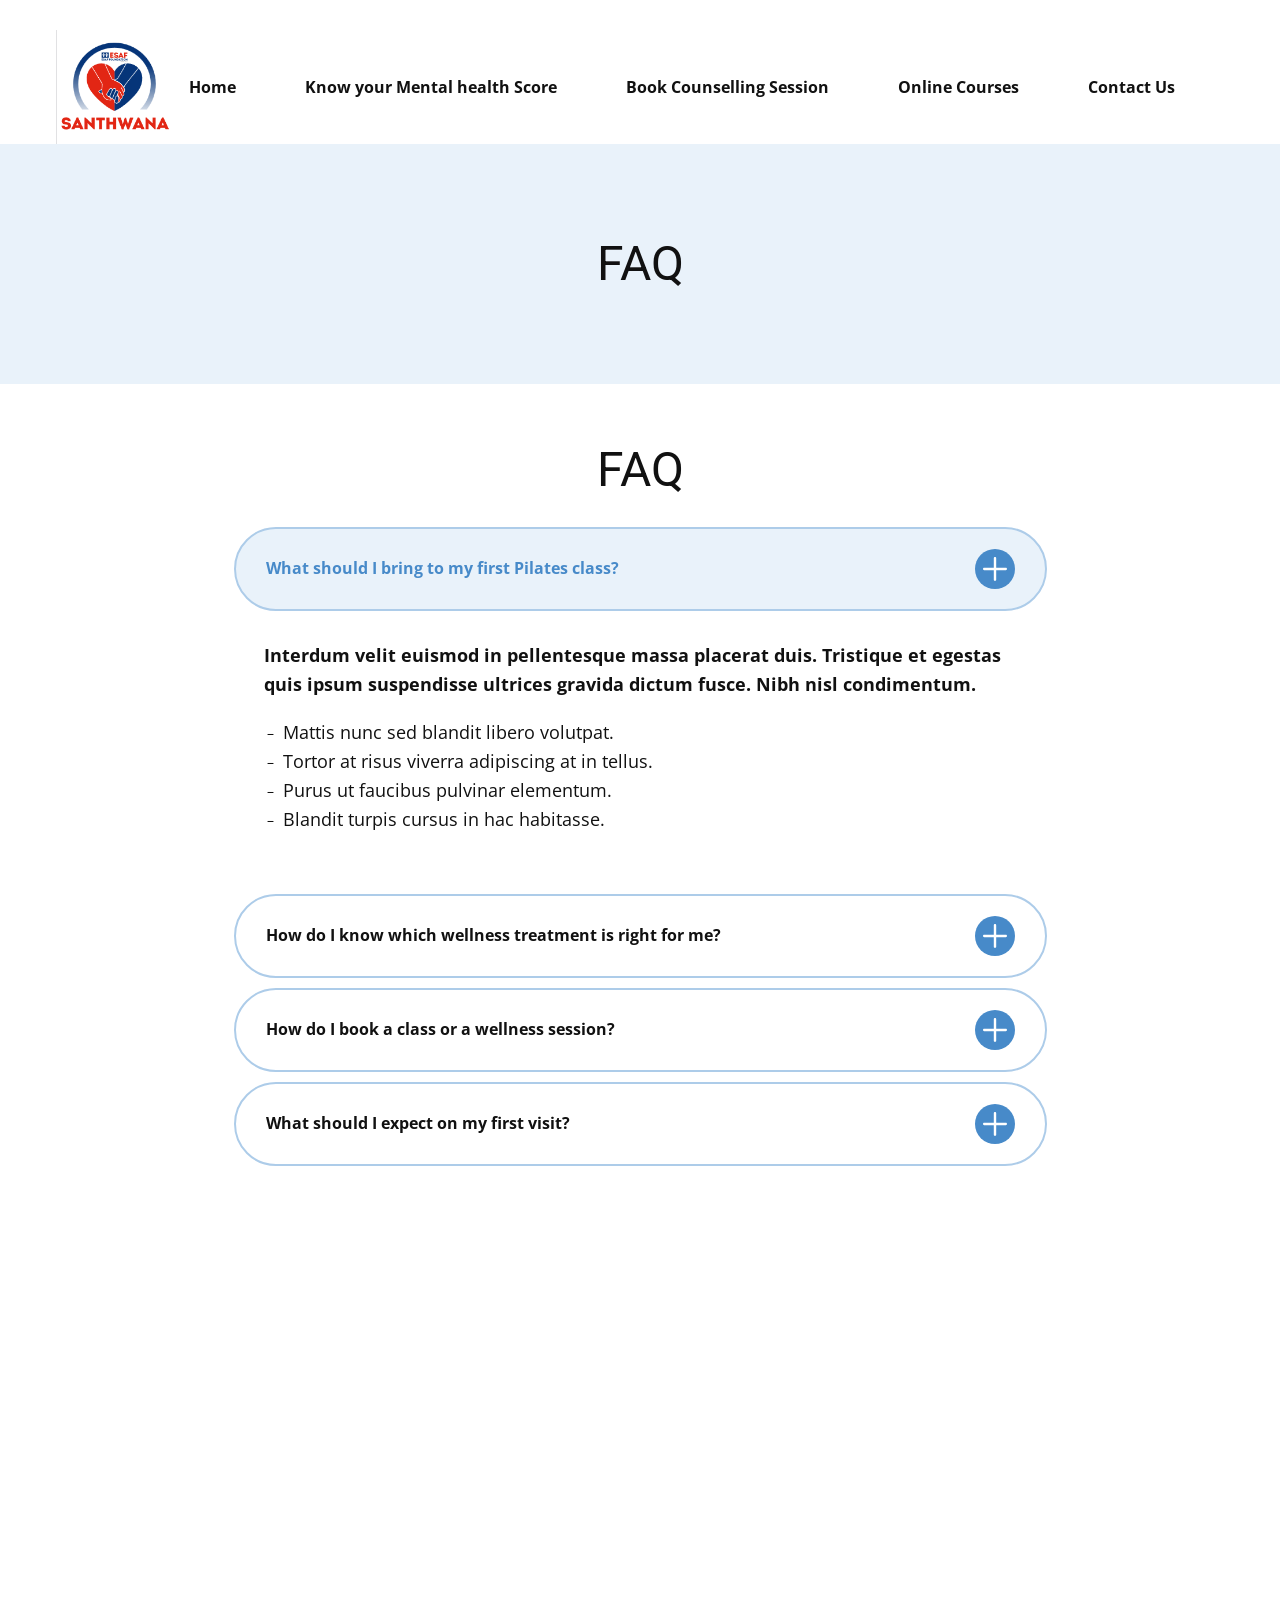
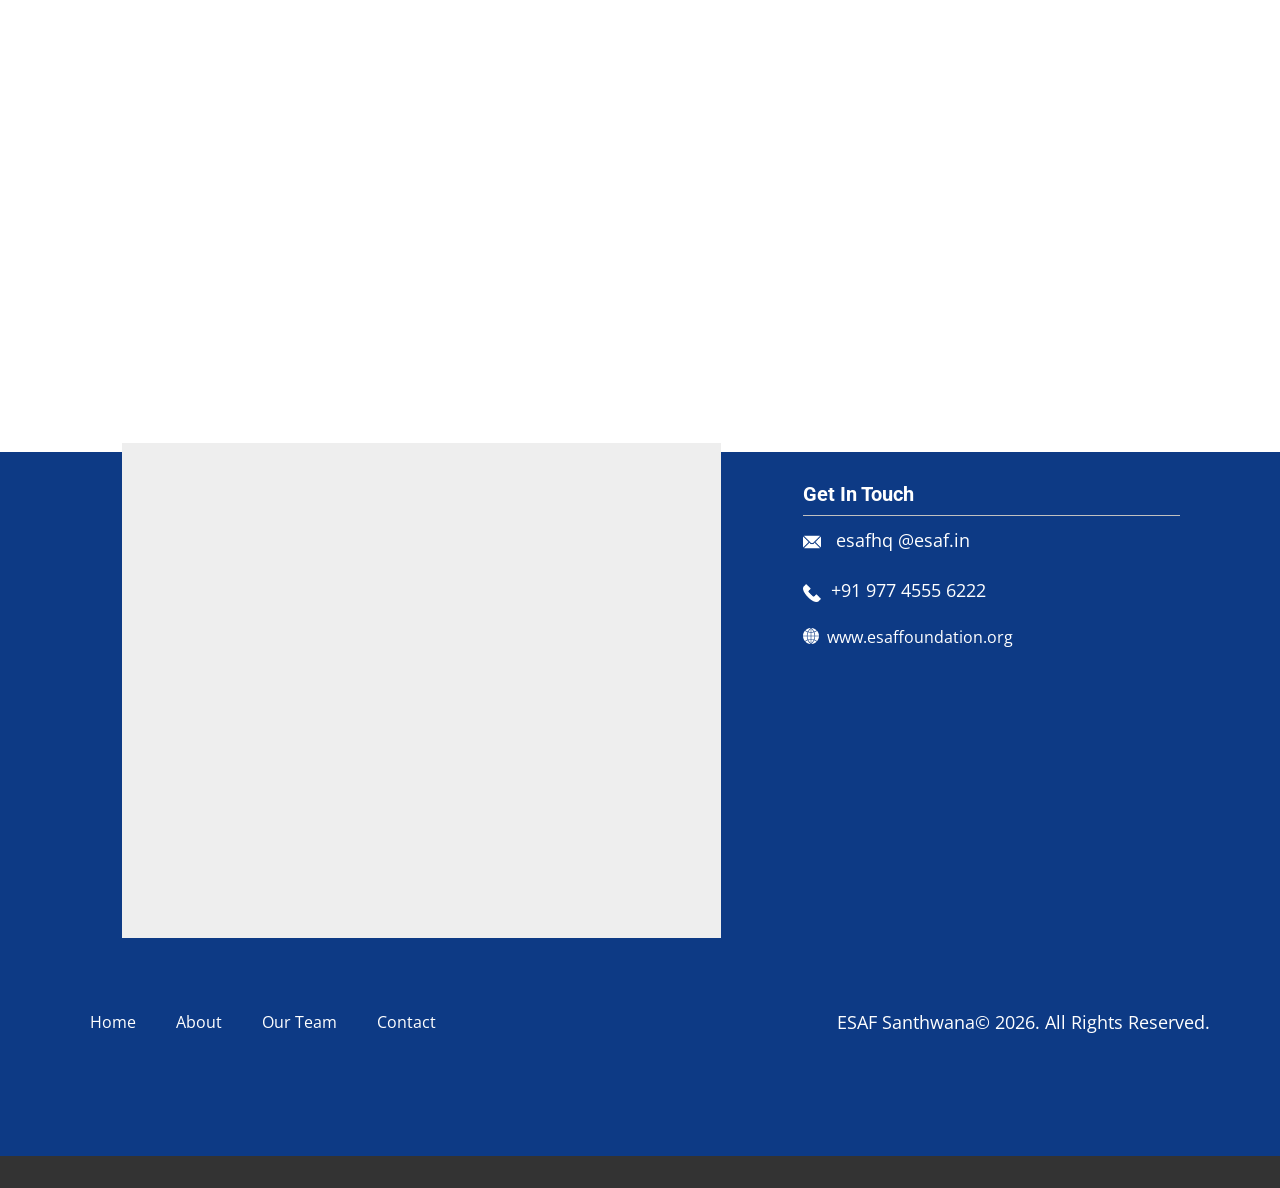
<file: FAQ-Page.html>
<!DOCTYPE html>
<html style="font-size: 16px;" lang="en"><head>
    <meta name="viewport" content="width=device-width, initial-scale=1.0">
    <meta charset="utf-8">
    <meta name="keywords" content="FAQ, FAQ, ​Tell us more">
    <meta name="description" content="">
    <title>FAQ Page</title>
    <link rel="stylesheet" href="nicepage.css" media="screen">
<link rel="stylesheet" href="FAQ-Page.css" media="screen">
    <script class="u-script" type="text/javascript" src="jquery.js" defer=""></script>
    <script class="u-script" type="text/javascript" src="nicepage.js" defer=""></script>
    <meta name="generator" content="Nicepage 8.6.2, nicepage.com">
    
    
    
    
    
    <link id="u-page-google-font" rel="stylesheet" href="https://fonts.googleapis.com/css2?display=swap&amp;family=Roboto:ital,wght@0,100;0,200;0,300;0,400;0,500;0,600;0,700;0,800;0,900;1,100;1,200;1,300;1,400;1,500;1,600;1,700;1,800;1,900&amp;family=Open+Sans:ital,wght@0,300;0,400;0,500;0,600;0,700;0,800;1,300;1,400;1,500;1,600;1,700;1,800">
    <script type="application/ld+json">{
		"@context": "http://schema.org",
		"@type": "Organization",
		"name": ""
}</script>
    <meta name="theme-color" content="#478ac9">
    <meta property="og:title" content="FAQ Page">
    <meta property="og:type" content="website">
  <meta data-intl-tel-input-cdn-path="intlTelInput/"></head>
  <body data-path-to-root="./" data-include-products="false" class="u-body u-clearfix u-xl-mode" data-lang="en"><header class="u-clearfix u-header u-header" id="header"><div class="u-clearfix u-sheet u-sheet-1">
        <img class="u-image u-image-default u-preserve-proportions u-image-1" src="images/Logosanthwana.png" alt="" data-image-width="199" data-image-height="198">
        <nav class="u-menu u-menu-one-level u-offcanvas u-menu-1" role="navigation" aria-label="Menu navigation">
          <div class="menu-collapse" style="font-size: 1rem; letter-spacing: 0px; font-weight: 700;">
            <a class="u-button-style u-custom-left-right-menu-spacing u-custom-padding-bottom u-custom-text-hover-color u-custom-top-bottom-menu-spacing u-hamburger-link u-nav-link u-text-active-palette-1-base u-text-hover-palette-2-base" href="#" tabindex="-1" aria-label="Open menu" aria-controls="261f">
              <svg class="u-svg-link" viewBox="0 0 24 24"><use xlink:href="#menu-hamburger"></use></svg>
              <svg class="u-svg-content" version="1.1" id="menu-hamburger" viewBox="0 0 16 16" x="0px" y="0px" xmlns:xlink="http://www.w3.org/1999/xlink" xmlns="http://www.w3.org/2000/svg"><g><rect y="1" width="16" height="2"></rect><rect y="7" width="16" height="2"></rect><rect y="13" width="16" height="2"></rect>
</g></svg>
            </a>
          </div>
          <div class="u-custom-menu u-nav-container">
            <ul class="u-nav u-unstyled u-nav-1" role="menubar"><li role="none" class="u-nav-item"><a role="menuitem" class="u-button-style u-nav-link u-text-active-palette-1-base u-text-hover-palette-1-base u-nav-link-2" href="./">Home</a>
</li><li role="none" class="u-nav-item"><a tabindex="-1" role="menuitem" class="u-button-style u-nav-link u-text-active-palette-1-base u-text-hover-palette-1-base u-nav-link-2" href="https://bewinwilsonmathews.github.io/Santhwana/Santhwana.html" target="_blank">Know your Mental health Score</a>
</li><li role="none" class="u-nav-item"><a tabindex="-1" role="menuitem" class="u-button-style u-nav-link u-text-active-palette-1-base u-text-hover-palette-1-base u-nav-link-2" href="https://meetpro.club/studentmentor" target="_blank">Book Counselling Session</a>
</li><li role="none" class="u-nav-item"><a tabindex="-1" role="menuitem" class="u-button-style u-nav-link u-text-active-palette-1-base u-text-hover-palette-1-base u-nav-link-2" href="https://script.google.com/macros/s/AKfycbzLUiHWCuA23xT3r5N1A-uJz3avY5cB6EeaaajBGBmp5HIz8C4YGnMHK1bf3oDaUm6wXw/exec" target="_blank">Online Courses</a>
</li><li role="none" class="u-nav-item"><a tabindex="-1" role="menuitem" class="u-button-style u-nav-link u-text-active-palette-1-base u-text-hover-palette-1-base u-nav-link-2" href="./#block-17" data-page-id="1332116969" target="_blank">Contact Us</a>
</li></ul>
          </div>
          <div class="u-custom-menu u-nav-container-collapse" id="261f" role="region" aria-label="Menu panel">
            <div class="u-black u-container-style u-inner-container-layout u-opacity u-opacity-95 u-sidenav">
              <div class="u-inner-container-layout u-sidenav-overflow">
                <div class="u-menu-close" tabindex="-1" aria-label="Close menu"></div>
                <ul class="u-align-center u-nav u-popupmenu-items u-unstyled u-nav-2" role="menubar"><li role="none" class="u-nav-item"><a role="menuitem" class="u-button-style u-nav-link" href="./">Home</a>
</li><li role="none" class="u-nav-item"><a tabindex="-1" role="menuitem" class="u-button-style u-nav-link" href="https://bewinwilsonmathews.github.io/Santhwana/Santhwana.html" target="_blank">Know your Mental health Score</a>
</li><li role="none" class="u-nav-item"><a tabindex="-1" role="menuitem" class="u-button-style u-nav-link" href="https://meetpro.club/studentmentor" target="_blank">Book Counselling Session</a>
</li><li role="none" class="u-nav-item"><a tabindex="-1" role="menuitem" class="u-button-style u-nav-link" href="https://script.google.com/macros/s/AKfycbzLUiHWCuA23xT3r5N1A-uJz3avY5cB6EeaaajBGBmp5HIz8C4YGnMHK1bf3oDaUm6wXw/exec" target="_blank">Online Courses</a>
</li><li role="none" class="u-nav-item"><a tabindex="-1" role="menuitem" class="u-button-style u-nav-link" href="./#block-17" data-page-id="1332116969" target="_blank">Contact Us</a>
</li></ul>
              </div>
            </div>
            <div class="u-black u-menu-overlay u-opacity u-opacity-70"></div>
          </div>
        </nav>
      </div></header>
    <section class="u-clearfix u-container-align-center u-palette-1-light-3 u-section-1" id="block-1">
      <div class="u-clearfix u-sheet u-valign-middle u-sheet-1">
        <h2 class="u-align-center u-text u-text-default u-text-1">FAQ</h2>
      </div>
    </section>
    <section class="u-clearfix u-container-align-center u-section-2" id="block-2">
      <div class="u-clearfix u-sheet u-valign-middle u-sheet-1">
        <h2 class="u-align-center u-text u-text-default u-text-1">FAQ</h2>
        <div class="u-accordion u-spacing-10 u-accordion-1" role="tablist">
          <div class="u-accordion-item u-accordion-item-1">
            <a class="active u-accordion-link u-active-palette-1-light-3 u-border-2 u-border-active-palette-1-light-2 u-border-hover-palette-1-light-2 u-border-palette-1-light-2 u-btn-round u-button-style u-radius u-text-active-palette-1-base u-text-body-color u-accordion-link-1" id="link-accordion-7c0e" aria-controls="accordion-7c0e" aria-selected="true" role="tab"><span class="u-accordion-link-text"> What should I bring to my first Pilates class?<br></span><span class="u-accordion-link-icon u-icon u-icon-circle u-palette-1-base u-text-white u-icon-1"><svg class="u-svg-link" preserveAspectRatio="xMidYMin slice" viewBox="0 0 426.66667 426.66667" style=""><use xlink:href="#svg-347e"></use></svg><svg class="u-svg-content" viewBox="0 0 426.66667 426.66667" id="svg-347e"><path d="m405.332031 192h-170.664062v-170.667969c0-11.773437-9.558594-21.332031-21.335938-21.332031-11.773437 0-21.332031 9.558594-21.332031 21.332031v170.667969h-170.667969c-11.773437 0-21.332031 9.558594-21.332031 21.332031 0 11.777344 9.558594 21.335938 21.332031 21.335938h170.667969v170.664062c0 11.777344 9.558594 21.335938 21.332031 21.335938 11.777344 0 21.335938-9.558594 21.335938-21.335938v-170.664062h170.664062c11.777344 0 21.335938-9.558594 21.335938-21.335938 0-11.773437-9.558594-21.332031-21.335938-21.332031zm0 0"></path></svg></span>
            </a>
            <div class="u-accordion-active u-accordion-pane u-align-left u-container-align-left u-container-style u-white u-accordion-pane-1" id="accordion-7c0e" aria-labelledby="link-accordion-7c0e" role="tabpanel">
              <div class="u-container-layout u-valign-top u-container-layout-1">
                <p class="u-text u-text-2">Interdum velit euismod in pellentesque massa placerat duis. Tristique et egestas quis ipsum suspendisse ultrices gravida dictum fusce. Nibh nisl condimentum.</p>
                <ul class="u-custom-list u-text u-text-3">
                  <li>
                    <div class="u-list-icon">
                      <div xmlns="http://www.w3.org/2000/svg" xmlns:xlink="http://www.w3.org/1999/xlink" version="1.1" xml:space="preserve" class="u-svg-content">–</div>
                    </div>Mattis nunc sed blandit libero volutpat. 
                  </li>
                  <li>
                    <div class="u-list-icon">
                      <div xmlns="http://www.w3.org/2000/svg" xmlns:xlink="http://www.w3.org/1999/xlink" version="1.1" xml:space="preserve" class="u-svg-content">–</div>
                    </div>Tortor at risus viverra adipiscing at in tellus. 
                  </li>
                  <li>
                    <div class="u-list-icon">
                      <div xmlns="http://www.w3.org/2000/svg" xmlns:xlink="http://www.w3.org/1999/xlink" version="1.1" xml:space="preserve" class="u-svg-content">–</div>
                    </div>Purus ut faucibus pulvinar elementum. 
                  </li>
                  <li>
                    <div class="u-list-icon">
                      <div xmlns="http://www.w3.org/2000/svg" xmlns:xlink="http://www.w3.org/1999/xlink" version="1.1" xml:space="preserve" class="u-svg-content">–</div>
                    </div>Blandit turpis cursus in hac habitasse. 
                  </li>
                </ul>
              </div>
            </div>
          </div>
          <div class="u-accordion-item u-accordion-item-2">
            <a class="u-accordion-link u-active-palette-1-light-3 u-border-2 u-border-active-palette-1-light-2 u-border-hover-palette-1-light-2 u-border-palette-1-light-2 u-btn-round u-button-style u-radius u-text-active-palette-1-base u-text-body-color u-accordion-link-2" id="link-accordion-05cb" aria-controls="accordion-05cb" aria-selected="false" role="tab"><span class="u-accordion-link-text"> How do I know which wellness treatment is right for me?</span><span class="u-accordion-link-icon u-icon u-icon-circle u-palette-1-base u-text-white u-icon-2"><svg class="u-svg-link" preserveAspectRatio="xMidYMin slice" viewBox="0 0 426.66667 426.66667" style=""><use xlink:href="#svg-ae03"></use></svg><svg class="u-svg-content" viewBox="0 0 426.66667 426.66667" id="svg-ae03"><path d="m405.332031 192h-170.664062v-170.667969c0-11.773437-9.558594-21.332031-21.335938-21.332031-11.773437 0-21.332031 9.558594-21.332031 21.332031v170.667969h-170.667969c-11.773437 0-21.332031 9.558594-21.332031 21.332031 0 11.777344 9.558594 21.335938 21.332031 21.335938h170.667969v170.664062c0 11.777344 9.558594 21.335938 21.332031 21.335938 11.777344 0 21.335938-9.558594 21.335938-21.335938v-170.664062h170.664062c11.777344 0 21.335938-9.558594 21.335938-21.335938 0-11.773437-9.558594-21.332031-21.335938-21.332031zm0 0"></path></svg></span>
            </a>
            <div class="u-accordion-pane u-align-left u-container-align-left u-container-style u-white u-accordion-pane-2" id="accordion-05cb" aria-labelledby="link-accordion-05cb" role="tabpanel">
              <div class="u-container-layout u-valign-top u-container-layout-2">
                <ul class="u-custom-list u-text u-text-4">
                  <li>
                    <div class="u-list-icon">
                      <div xmlns="http://www.w3.org/2000/svg" xmlns:xlink="http://www.w3.org/1999/xlink" version="1.1" xml:space="preserve" class="u-svg-content">–</div>
                    </div>Interdum velit euismod in pellentesque massa. 
                  </li>
                  <li>
                    <div class="u-list-icon">
                      <div xmlns="http://www.w3.org/2000/svg" xmlns:xlink="http://www.w3.org/1999/xlink" version="1.1" xml:space="preserve" class="u-svg-content">–</div>
                    </div>Tristique et egestas quis ipsum suspendisse ultrices gravidae. 
                  </li>
                  <li>
                    <div class="u-list-icon">
                      <div xmlns="http://www.w3.org/2000/svg" xmlns:xlink="http://www.w3.org/1999/xlink" version="1.1" xml:space="preserve" class="u-svg-content">–</div>
                    </div>Nibh nisl condimentum id venenatis a condimentum. 
                  </li>
                  <li>
                    <div class="u-list-icon">
                      <div xmlns="http://www.w3.org/2000/svg" xmlns:xlink="http://www.w3.org/1999/xlink" version="1.1" xml:space="preserve" class="u-svg-content">–</div>
                    </div>Diam volutpat commodo sed egestas egestas fringilla. 
                  </li>
                </ul>
              </div>
            </div>
          </div>
          <div class="u-accordion-item u-accordion-item-3">
            <a class="u-accordion-link u-active-palette-1-light-3 u-border-2 u-border-active-palette-1-light-2 u-border-hover-palette-1-light-2 u-border-palette-1-light-2 u-btn-round u-button-style u-radius u-text-active-palette-1-base u-text-body-color u-accordion-link-3" id="link-accordion-a6bb" aria-controls="accordion-a6bb" aria-selected="false" role="tab"><span class="u-accordion-link-text"> How do I book a class or a wellness session?</span><span class="u-accordion-link-icon u-icon u-icon-circle u-palette-1-base u-text-white u-icon-3"><svg class="u-svg-link" preserveAspectRatio="xMidYMin slice" viewBox="0 0 426.66667 426.66667" style=""><use xlink:href="#svg-a4a8"></use></svg><svg class="u-svg-content" viewBox="0 0 426.66667 426.66667" id="svg-a4a8"><path d="m405.332031 192h-170.664062v-170.667969c0-11.773437-9.558594-21.332031-21.335938-21.332031-11.773437 0-21.332031 9.558594-21.332031 21.332031v170.667969h-170.667969c-11.773437 0-21.332031 9.558594-21.332031 21.332031 0 11.777344 9.558594 21.335938 21.332031 21.335938h170.667969v170.664062c0 11.777344 9.558594 21.335938 21.332031 21.335938 11.777344 0 21.335938-9.558594 21.335938-21.335938v-170.664062h170.664062c11.777344 0 21.335938-9.558594 21.335938-21.335938 0-11.773437-9.558594-21.332031-21.335938-21.332031zm0 0"></path></svg></span>
            </a>
            <div class="u-accordion-pane u-align-left u-container-align-left u-container-style u-white u-accordion-pane-3" id="accordion-a6bb" aria-labelledby="link-accordion-a6bb" role="tabpanel">
              <div class="u-container-layout u-valign-top u-container-layout-3">
                <ul class="u-custom-list u-text u-text-5">
                  <li>
                    <div class="u-list-icon">
                      <div xmlns="http://www.w3.org/2000/svg" xmlns:xlink="http://www.w3.org/1999/xlink" version="1.1" xml:space="preserve" class="u-svg-content">–</div>
                    </div>Mattis nunc sed blandit libero volutpat. 
                  </li>
                  <li>
                    <div class="u-list-icon">
                      <div xmlns="http://www.w3.org/2000/svg" xmlns:xlink="http://www.w3.org/1999/xlink" version="1.1" xml:space="preserve" class="u-svg-content">–</div>
                    </div>Tortor at risus viverra adipiscing at in tellus. 
                  </li>
                  <li>
                    <div class="u-list-icon">
                      <div xmlns="http://www.w3.org/2000/svg" xmlns:xlink="http://www.w3.org/1999/xlink" version="1.1" xml:space="preserve" class="u-svg-content">–</div>
                    </div>Purus ut faucibus pulvinar elementum. 
                  </li>
                  <li>
                    <div class="u-list-icon">
                      <div xmlns="http://www.w3.org/2000/svg" xmlns:xlink="http://www.w3.org/1999/xlink" version="1.1" xml:space="preserve" class="u-svg-content">–</div>
                    </div>Blandit turpis cursus in hac habitasse.
                  </li>
                </ul>
              </div>
            </div>
          </div>
          <div class="u-accordion-item u-accordion-item-4">
            <a class="u-accordion-link u-active-palette-1-light-3 u-border-2 u-border-active-palette-1-light-2 u-border-hover-palette-1-light-2 u-border-palette-1-light-2 u-btn-round u-button-style u-radius u-text-active-palette-1-base u-text-body-color u-accordion-link-4" id="link-92f7" role="tab" aria-controls="92f7" aria-selected="false"><span class="u-accordion-link-text"> What should I expect on my first visit?</span><span class="u-accordion-link-icon u-icon u-icon-circle u-palette-1-base u-text-white u-icon-4"><svg class="u-svg-link" preserveAspectRatio="xMidYMin slice" viewBox="0 0 426.66667 426.66667" style=""><use xlink:href="#svg-40cf"></use></svg><svg class="u-svg-content" viewBox="0 0 426.66667 426.66667" id="svg-40cf"><path d="m405.332031 192h-170.664062v-170.667969c0-11.773437-9.558594-21.332031-21.335938-21.332031-11.773437 0-21.332031 9.558594-21.332031 21.332031v170.667969h-170.667969c-11.773437 0-21.332031 9.558594-21.332031 21.332031 0 11.777344 9.558594 21.335938 21.332031 21.335938h170.667969v170.664062c0 11.777344 9.558594 21.335938 21.332031 21.335938 11.777344 0 21.335938-9.558594 21.335938-21.335938v-170.664062h170.664062c11.777344 0 21.335938-9.558594 21.335938-21.335938 0-11.773437-9.558594-21.332031-21.335938-21.332031zm0 0"></path></svg></span>
            </a>
            <div class="u-accordion-pane u-align-left u-container-align-left u-container-style u-white u-accordion-pane-4" id="92f7" role="tabpanel" aria-labelledby="link-92f7">
              <div class="u-container-layout u-container-layout-4">
                <p class="u-text u-text-6"> Mattis nunc sed blandit libero volutpat.<br>–Tortor at risus viverra adipiscing at in tellus. <br>– Purus ut faucibus pulvinar elementum.<br> – Blandit turpis cursus in hac habitasse.
                </p>
              </div>
            </div>
          </div>
        </div>
      </div>
    </section>
    <section class="u-align-center u-clearfix u-container-align-center u-section-3" id="block-3">
      <div class="u-clearfix u-sheet u-valign-bottom u-sheet-1">
        <div class="data-layout-selected u-clearfix u-expanded-width u-layout-wrap u-layout-wrap-1">
          <div class="u-gutter-0 u-layout">
            <div class="u-layout-row">
              <div class="u-align-left u-container-align-left u-container-align-left-md u-container-align-left-sm u-container-align-left-xl u-container-align-left-xs u-container-style u-layout-cell u-shape-rectangle u-size-30-lg u-size-30-xl u-size-60-md u-size-60-sm u-size-60-xs u-layout-cell-1" data-animation-name="customAnimationIn" data-animation-duration="1000" data-animation-delay="200">
                <div class="u-container-layout u-valign-bottom u-container-layout-1">
                  <img class="custom-expanded u-expanded-width-lg u-image u-image-default u-image-1" src="images/woman-think2-min.png" alt="" data-image-width="1000" data-image-height="1379">
                </div>
              </div>
              <div class="u-container-align-left-md u-container-align-left-sm u-container-align-left-xs u-container-style u-layout-cell u-size-30-lg u-size-30-xl u-size-60-md u-size-60-sm u-size-60-xs u-layout-cell-2" data-animation-name="customAnimationIn" data-animation-duration="1000" data-animation-delay="0">
                <div class="u-container-layout u-valign-middle u-container-layout-2">
                  <h2 class="u-align-left u-text u-text-1"> Tell us more</h2>
                  <div class="u-expanded-width u-layout-grid u-list u-list-1">
                    <div class="u-repeater u-repeater-1">
                      <div class="u-container-style u-list-item u-repeater-item u-shape-rectangle">
                        <div class="u-container-layout u-similar-container u-container-layout-3">
                          <div alt="" class="u-border-5 u-border-palette-1-base u-image u-image-circle u-image-2" data-image-width="211" data-image-height="211"></div>
                          <h5 class="u-text u-text-2">Celia Almeda</h5>
                          <p class="u-text u-text-3"> Excellent private wellness experience!&nbsp;&nbsp;At imperdiet dui accumsan sit amet nulla facilisi morbi tempus. Ut sem nulla pharetra diam sit amet nisl. Enim nunc</p>
                        </div>
                      </div>
                      <div class="u-container-style u-list-item u-repeater-item u-shape-rectangle">
                        <div class="u-container-layout u-similar-container u-container-layout-4">
                          <div alt="" class="u-border-5 u-border-palette-1-base u-image u-image-circle u-image-3" data-image-width="211" data-image-height="211"></div>
                          <h5 class="u-text u-text-4">Frank Kinney</h5>
                          <p class="u-text u-text-5">Proin sed libero enim sed faucibus turpis. At imperdiet dui accumsan sit amet nulla facilisi morbi tempus. Ut sem nulla pharetra diam sit amet nisl.&nbsp;</p>
                        </div>
                      </div>
                    </div>
                  </div>
                  <p class="u-align-left u-text u-text-6">Image from <a href="https://www.freepik.com/" class="u-active-none u-border-none u-btn u-button-link u-button-style u-hover-none u-none u-text-palette-1-base u-btn-1">Freepik</a>
                  </p>
                  <a href="" class="u-active-white u-align-left u-border-2 u-border-active-palette-2-base u-border-hover-palette-2-base u-border-palette-1-base u-btn u-btn-round u-button-style u-hover-white u-palette-1-base u-radius u-btn-2">Read more More</a>
                </div>
              </div>
            </div>
          </div>
        </div>
      </div>
    </section>
    
    
    
    <footer class="u-align-center-sm u-align-center-xs u-clearfix u-color-var u-footer u-footer" id="footer"><div class="u-clearfix u-sheet u-sheet-1">
        <div class="data-layout-selected u-clearfix u-expanded-width u-layout-wrap u-layout-wrap-1">
          <div class="u-gutter-0 u-layout">
            <div class="u-layout-row">
              <div class="u-container-style u-layout-cell u-shape-rectangle u-size-18-xxl u-size-37 u-layout-cell-1">
                <div class="u-container-layout u-valign-top-lg u-valign-top-md u-valign-top-sm u-valign-top-xs u-container-layout-1">
                  <div class="custom-expanded u-grey-light-2 u-map u-map-1">
                    <div class="embed-responsive">
                      <iframe class="embed-responsive-item" src="https://www.google.com/maps/embed?pb=!1m18!1m12!1m3!1d502092.08882120444!2d75.64968288906248!3d10.532574000000007!2m3!1f0!2f0!3f0!3m2!1i1024!2i768!4f13.1!3m3!1m2!1s0x3ba7ef22c341648f%3A0xb27d6c3a1570b062!2sESAF%20Foundation%20Office!5e0!3m2!1sen!2sin!4v1786616922017!5m2!1sen!2sin" data-map="[base64]"></iframe>
                    </div>
                  </div>
                </div>
              </div>
              <div class="u-container-style u-layout-cell u-shape-rectangle u-size-16-xxl u-size-23 u-layout-cell-2">
                <div class="u-container-layout u-valign-top u-container-layout-2">
                  <h5 class="u-align-left u-text u-text-white u-text-1"> Get In Touch</h5>
                  <div class="u-align-left u-border-1 u-border-grey-25 u-border-no-bottom u-border-no-left u-expanded-width u-line u-line-horizontal u-line-1" data-animation-name="" data-animation-duration="0" data-animation-delay="0" data-animation-direction=""></div>
                  <p class="u-align-left u-text u-text-default u-text-2"><span class="u-file-icon u-icon u-text-white u-icon-1"><img src="images/2-a85e65c4.png" alt=""></span>&nbsp; <a href="mailto:hi@car.repair.com" class="u-active-none u-border-1 u-border-active-white u-border-hover-white u-border-no-left u-border-no-right u-border-no-top u-btn u-button-link u-button-style u-hover-none u-none u-text-active-grey-10 u-text-body-alt-color u-text-hover-grey-10 u-btn-1" data-animation-name="" data-animation-duration="0" data-animation-delay="0" data-animation-direction="">esafhq @esaf.in</a>
                  </p>
                  <p class="u-align-left u-text u-text-3">
                    <a href="tel:+12345678910" class="u-active-none u-border-1 u-border-active-white u-border-hover-white u-border-no-left u-border-no-right u-border-no-top u-btn u-button-link u-button-style u-hover-none u-none u-text-active-grey-10 u-text-body-alt-color u-text-hover-grey-10 u-btn-2" data-animation-name="" data-animation-duration="0" data-animation-delay="0" data-animation-direction=""><span class="u-file-icon u-icon u-text-white u-icon-2"><img src="images/3-c91f3b92.png" alt=""></span> +91&nbsp;977 4555 6222
                    </a>
                  </p>
                  <a href="mailto:hi@car.repair.com" class="u-active-none u-border-1 u-border-active-white u-border-hover-white u-border-no-left u-border-no-right u-border-no-top u-btn u-button-link u-button-style u-hover-none u-none u-text-active-grey-10 u-text-body-alt-color u-text-hover-grey-10 u-btn-3" data-animation-name="" data-animation-duration="0" data-animation-delay="0" data-animation-direction=""><span class="u-icon"><svg class="u-svg-content" viewBox="0 0 57.949 57.949" x="0px" y="0px" style="width: 1em; height: 1em;"><g><path d="M29.975,27.985h11.972c-0.123-4.348-1.033-8.567-2.664-12.477c-3.01,0.874-6.131,1.355-9.308,1.44V27.985z"></path><path d="M40.384,13.057c2.928-1.01,5.731-2.392,8.328-4.169l0.653-0.5C44.588,3.658,38.18,0.58,31.071,0.069L30.553,0.49
		C34.767,3.979,38.099,8.268,40.384,13.057z"></path><path d="M29.975,2.628v12.32c2.891-0.082,5.731-0.513,8.473-1.283C36.421,9.505,33.557,5.753,29.975,2.628z"></path><path d="M41.531,42.202c3.13,1.132,6.12,2.668,8.885,4.639l0.868,0.65c3.976-4.785,6.439-10.866,6.665-17.505H43.947
		C43.834,34.224,43.006,38.343,41.531,42.202z"></path><path d="M9.237,8.888c2.597,1.777,5.401,3.158,8.328,4.169c2.285-4.788,5.617-9.077,9.832-12.567l-0.518-0.421
		c-7.125,0.512-13.547,3.603-18.328,8.35L9.237,8.888z"></path><path d="M27.975,2.628c-3.583,3.125-6.446,6.878-8.473,11.036c2.742,0.77,5.582,1.202,8.473,1.283V2.628z"></path><path d="M14.003,29.985H0c0.227,6.639,2.689,12.719,6.665,17.505l0.85-0.635c2.775-1.977,5.771-3.518,8.906-4.652
		C14.943,38.341,14.116,34.222,14.003,29.985z"></path><path d="M16.752,14.89c-3.037-1.064-5.945-2.505-8.644-4.351L7.17,9.897C2.901,14.768,0.236,21.072,0,27.985h14.003
		C14.124,23.425,15.061,18.997,16.752,14.89z"></path><path d="M16.003,27.985h11.972V16.948c-3.179-0.085-6.301-0.566-9.309-1.438C17.035,19.419,16.125,23.637,16.003,27.985z"></path><path d="M27.297,57.391c-4.419-3.695-7.841-8.259-10.111-13.341c-2.992,1.074-5.851,2.538-8.492,4.42l-0.689,0.515
		c4.774,5.003,11.31,8.304,18.605,8.896L27.297,57.391z"></path><path d="M27.975,40.023V29.985H16.003c0.113,4.019,0.905,7.924,2.313,11.58C21.429,40.627,24.669,40.111,27.975,40.023z"></path><path d="M49.236,48.456c-2.631-1.875-5.482-3.335-8.469-4.406c-2.272,5.094-5.698,9.662-10.113,13.344l0.685,0.487
		c7.295-0.592,13.832-3.892,18.606-8.895L49.236,48.456z"></path><path d="M49.885,10.507c-2.72,1.862-5.643,3.311-8.689,4.38c1.692,4.108,2.629,8.537,2.751,13.098h14.003
		c-0.237-6.935-2.917-13.256-7.209-18.133L49.885,10.507z"></path><path d="M27.975,55.342V42.023c-3.039,0.085-6.016,0.556-8.882,1.4C21.136,47.932,24.141,51.998,27.975,55.342z"></path><path d="M41.947,29.985H29.975v10.038c3.307,0.088,6.548,0.604,9.662,1.542C41.041,37.91,41.833,34.005,41.947,29.985z"></path><path d="M38.86,43.423c-2.866-0.844-5.845-1.314-8.885-1.4v13.323C33.806,52.013,36.814,47.943,38.86,43.423z"></path>
</g></svg></span>&nbsp;&nbsp;www.esaffoundation.org 
                  </a>
                </div>
              </div>
            </div>
          </div>
        </div>
        <div class="data-layout-selected u-clearfix u-expanded-width u-layout-custom-xs u-layout-wrap u-layout-wrap-2">
          <div class="u-layout">
            <div class="u-layout-row">
              <div class="u-container-style u-layout-cell u-size-14-xs u-size-30-lg u-size-30-xl u-size-30-xxl u-size-60-md u-size-60-sm u-layout-cell-3">
                <div class="u-container-layout u-valign-middle u-container-layout-3">
                  <nav class="u-menu u-menu-one-level u-offcanvas u-menu-1" data-responsive-from="XS" role="navigation">
                    <div class="menu-collapse">
                      <a class="u-button-style u-custom-text-color u-hamburger-link u-nav-link" aria-label="Open menu" aria-controls="e226" href="#">
                        <svg class="u-svg-link" viewBox="0 0 24 24"><use xlink:href="#svg-23e0"></use></svg>
                        <svg class="u-svg-content" version="1.1" id="svg-23e0" viewBox="0 0 16 16" x="0px" y="0px" xmlns:xlink="http://www.w3.org/1999/xlink" xmlns="http://www.w3.org/2000/svg"><g><rect y="1" width="16" height="2"></rect><rect y="7" width="16" height="2"></rect><rect y="13" width="16" height="2"></rect>
</g></svg>
                      </a>
                    </div>
                    <div class="u-custom-menu u-nav-container">
                      <ul class="u-nav u-unstyled" role="menubar"><li role="none" class="u-nav-item"><a tabindex="-1" role="menuitem" class="u-button-style u-nav-link u-text-white" href="#" aria-haspopup="true">Home</a>
</li><li role="none" class="u-nav-item"><a tabindex="-1" role="menuitem" class="u-button-style u-nav-link u-text-white" href="#">About</a>
</li><li role="none" class="u-nav-item"><a tabindex="-1" role="menuitem" class="u-button-style u-nav-link u-text-white" href="#">Our Team</a>
</li><li role="none" class="u-nav-item"><a tabindex="-1" role="menuitem" class="u-button-style u-nav-link u-text-white" href="#">Contact</a>
</li></ul>
                    </div>
                    <div id="e226" role="region" aria-label="Menu panel" class="u-custom-menu u-nav-container-collapse">
                      <div class="u-black u-container-style u-inner-container-layout u-opacity u-opacity-95 u-sidenav">
                        <div class="u-inner-container-layout u-sidenav-overflow">
                          <div class="u-menu-close" aria-label="Close menu"></div>
                          <ul class="u-align-center u-nav u-popupmenu-items u-unstyled u-nav-2" role="menubar"><li role="none" class="u-nav-item"><a tabindex="-1" role="menuitem" class="u-button-style u-nav-link" href="#" aria-haspopup="true">Home</a>
</li><li role="none" class="u-nav-item"><a tabindex="-1" role="menuitem" class="u-button-style u-nav-link" href="#">About</a>
</li><li role="none" class="u-nav-item"><a tabindex="-1" role="menuitem" class="u-button-style u-nav-link" href="#">Our Team</a>
</li><li role="none" class="u-nav-item"><a tabindex="-1" role="menuitem" class="u-button-style u-nav-link" href="#">Contact</a>
</li></ul>
                        </div>
                      </div>
                      <div class="u-black u-menu-overlay u-opacity u-opacity-70"></div>
                    </div>
                    <style class="menu-style">@media (max-width: 539px) {
                    [data-responsive-from="XS"] .u-nav-container {
                        display: none;
                    }
                    [data-responsive-from="XS"] .menu-collapse {
                        display: block;
                    }
                }</style>
                  </nav>
                </div>
              </div>
              <div class="u-container-align-left-md u-container-align-left-sm u-container-align-right-lg u-container-align-right-xl u-container-align-right-xxl u-container-style u-layout-cell u-size-30-lg u-size-30-xl u-size-30-xxl u-size-46-xs u-size-60-md u-size-60-sm u-layout-cell-4">
                <div class="u-container-layout u-valign-bottom-xs u-valign-middle-lg u-valign-middle-md u-valign-middle-sm u-valign-middle-xl u-container-layout-4">
                  <p class="u-align-left-md u-align-left-sm u-align-left-xs u-align-right-lg u-align-right-xl u-align-right-xxl u-text u-text-default-lg u-text-default-md u-text-default-sm u-text-default-xl u-text-white u-text-4">ESAF Santhwana© 2026. All Rights Reserved.</p>
                </div>
              </div>
            </div>
          </div>
        </div>
      </div></footer>
    <section class="u-backlink u-clearfix u-grey-80"></section>
  
</body></html>
</file>
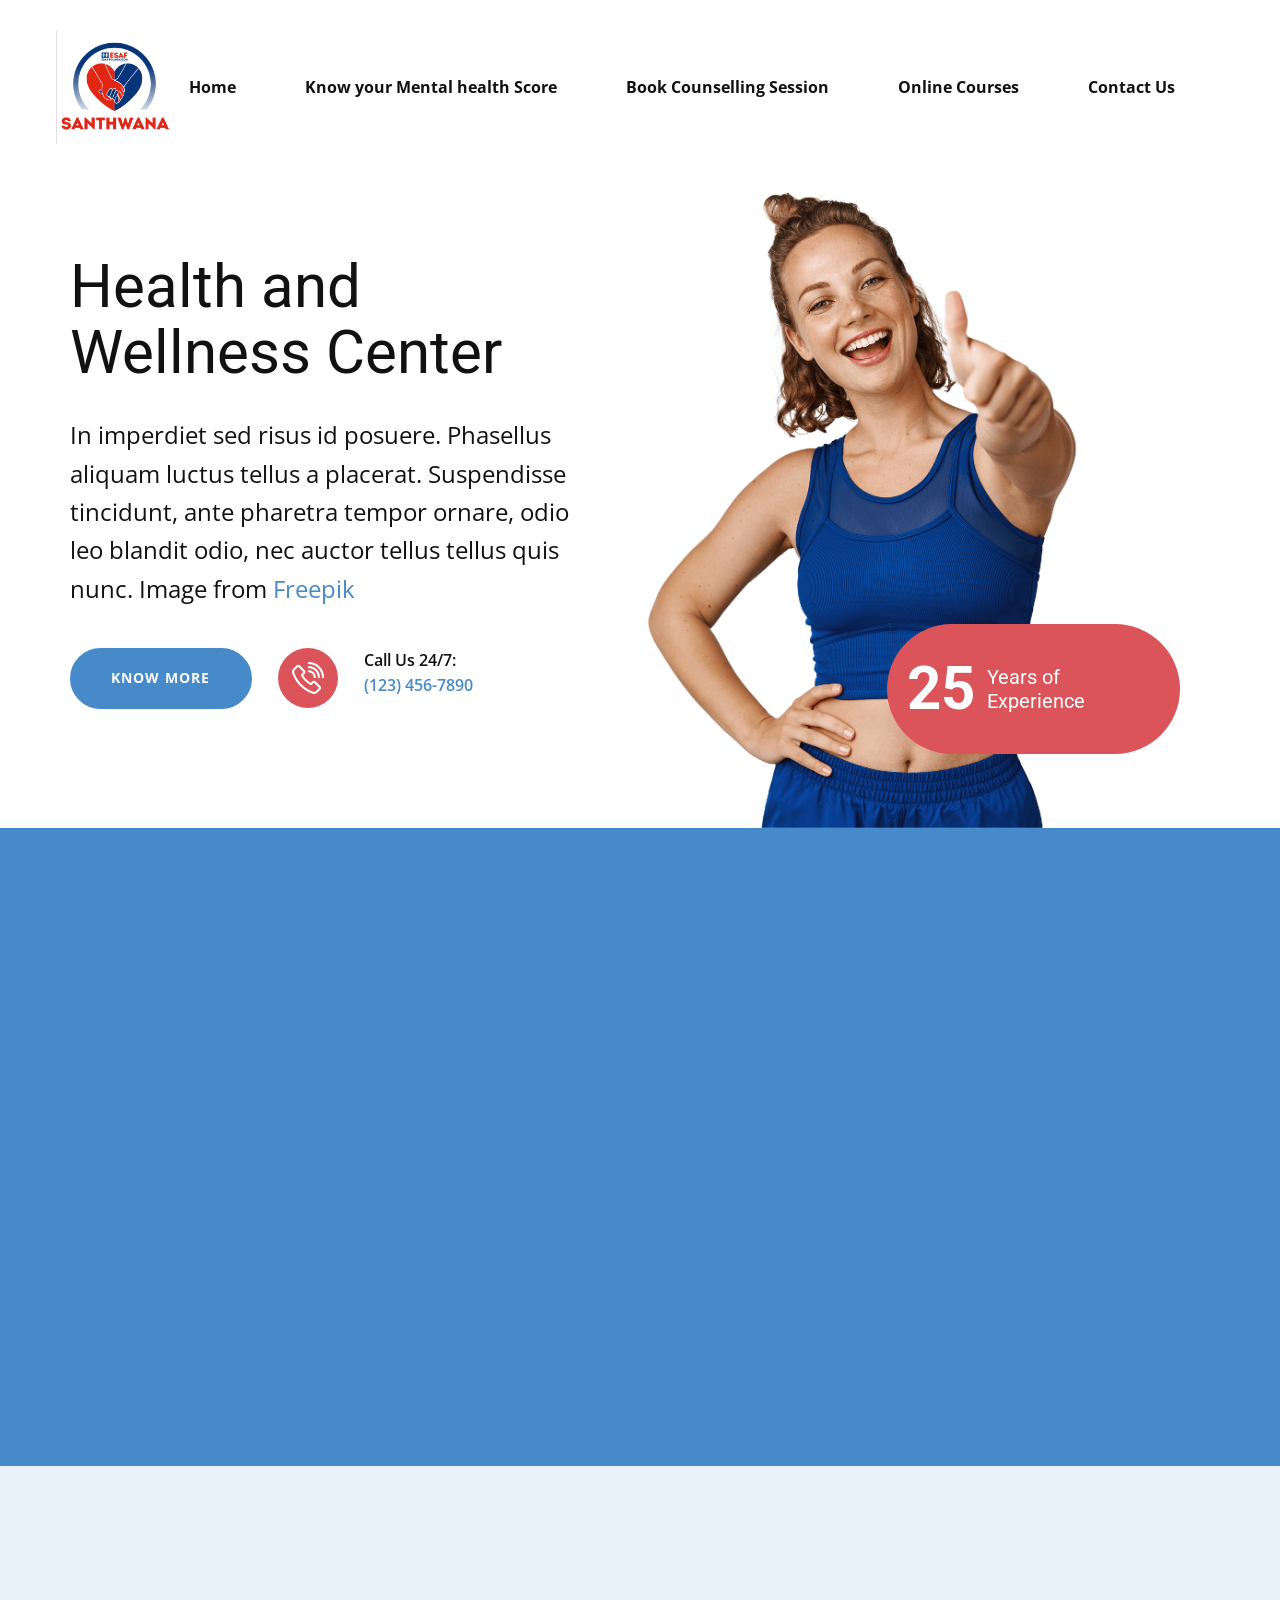
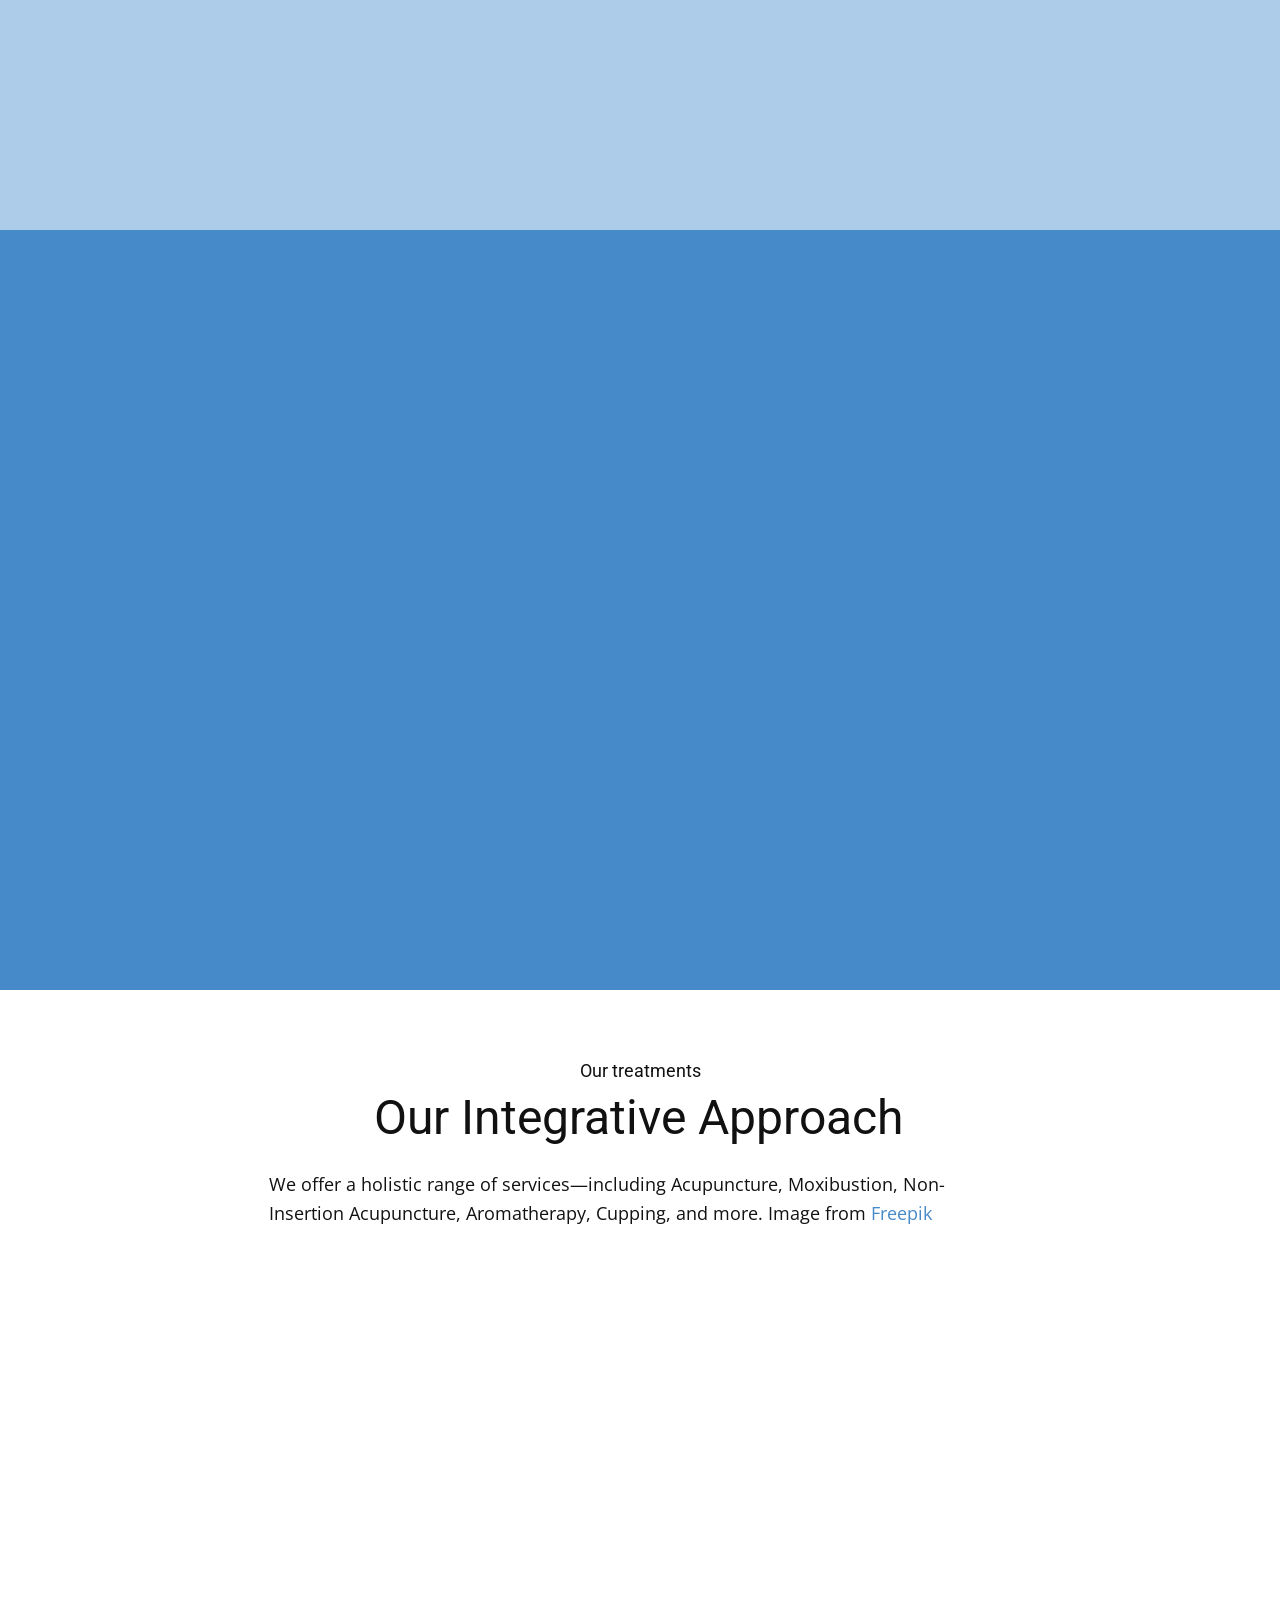
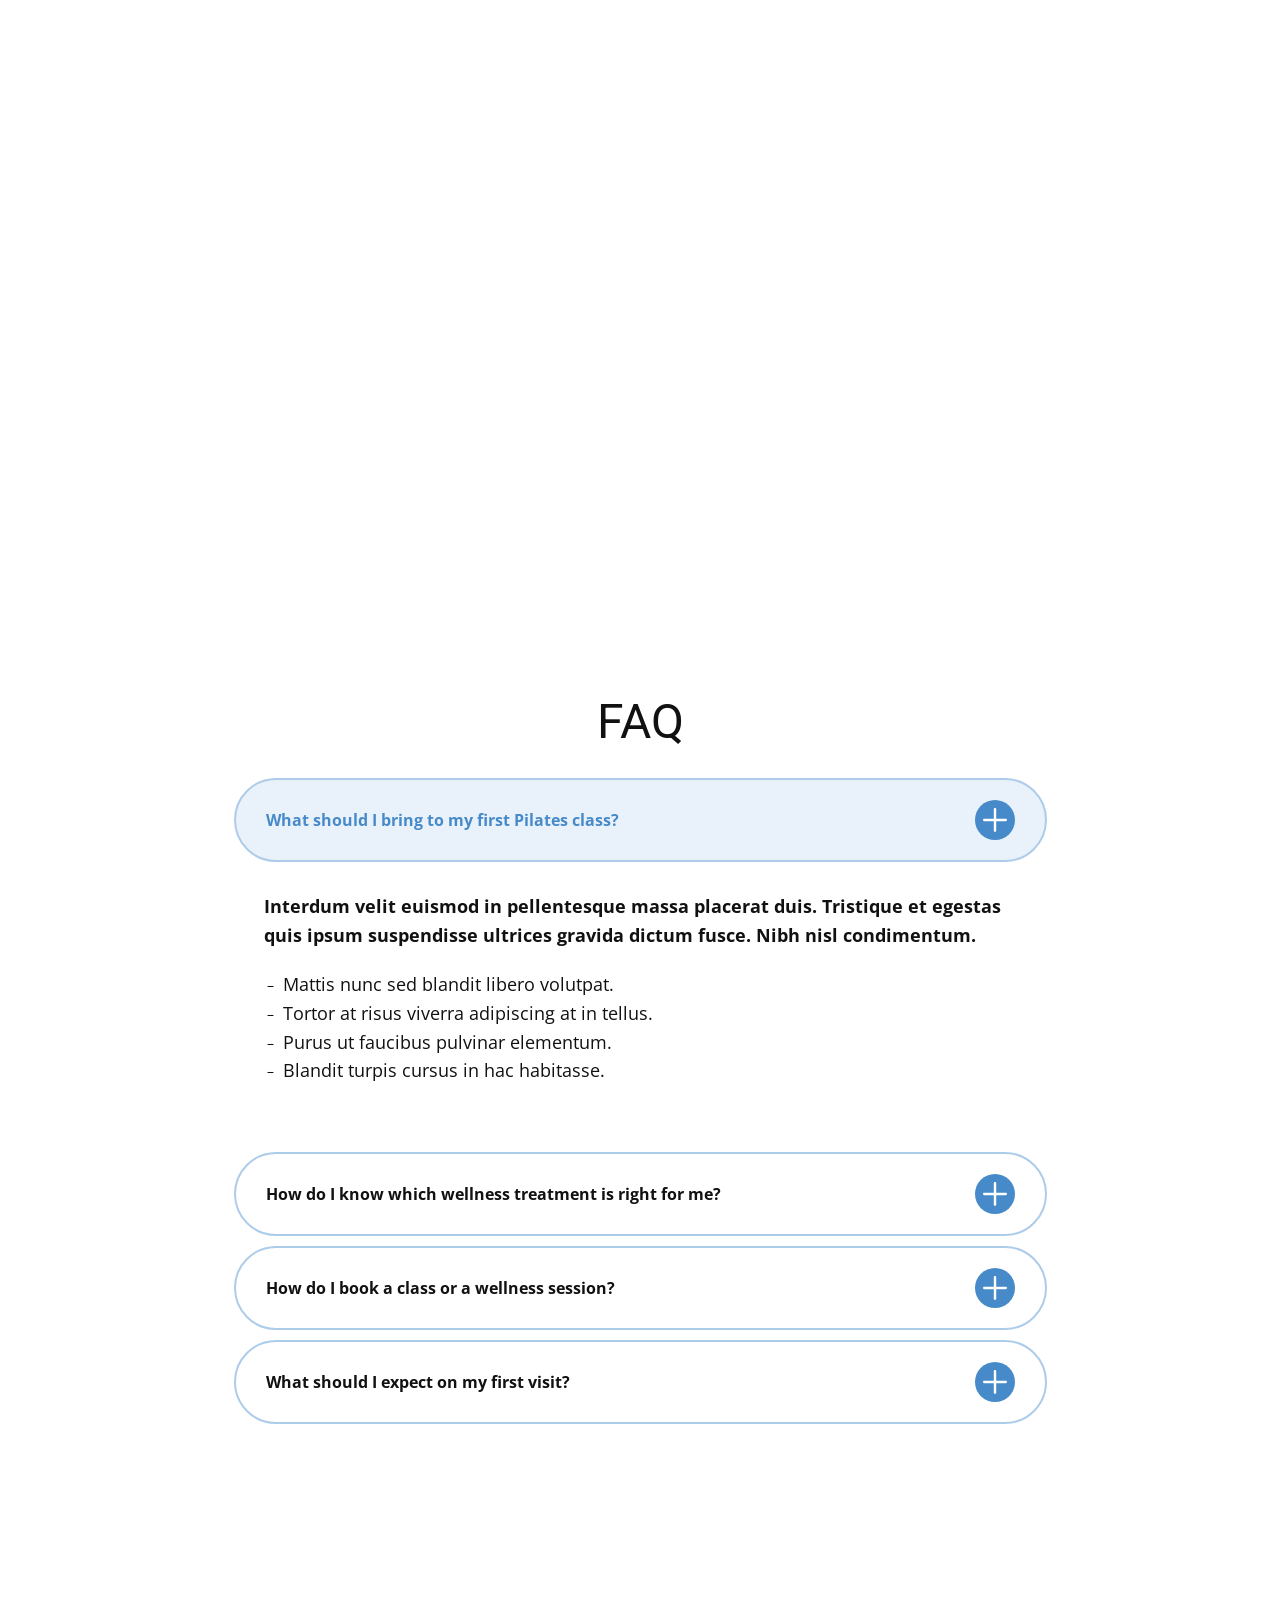
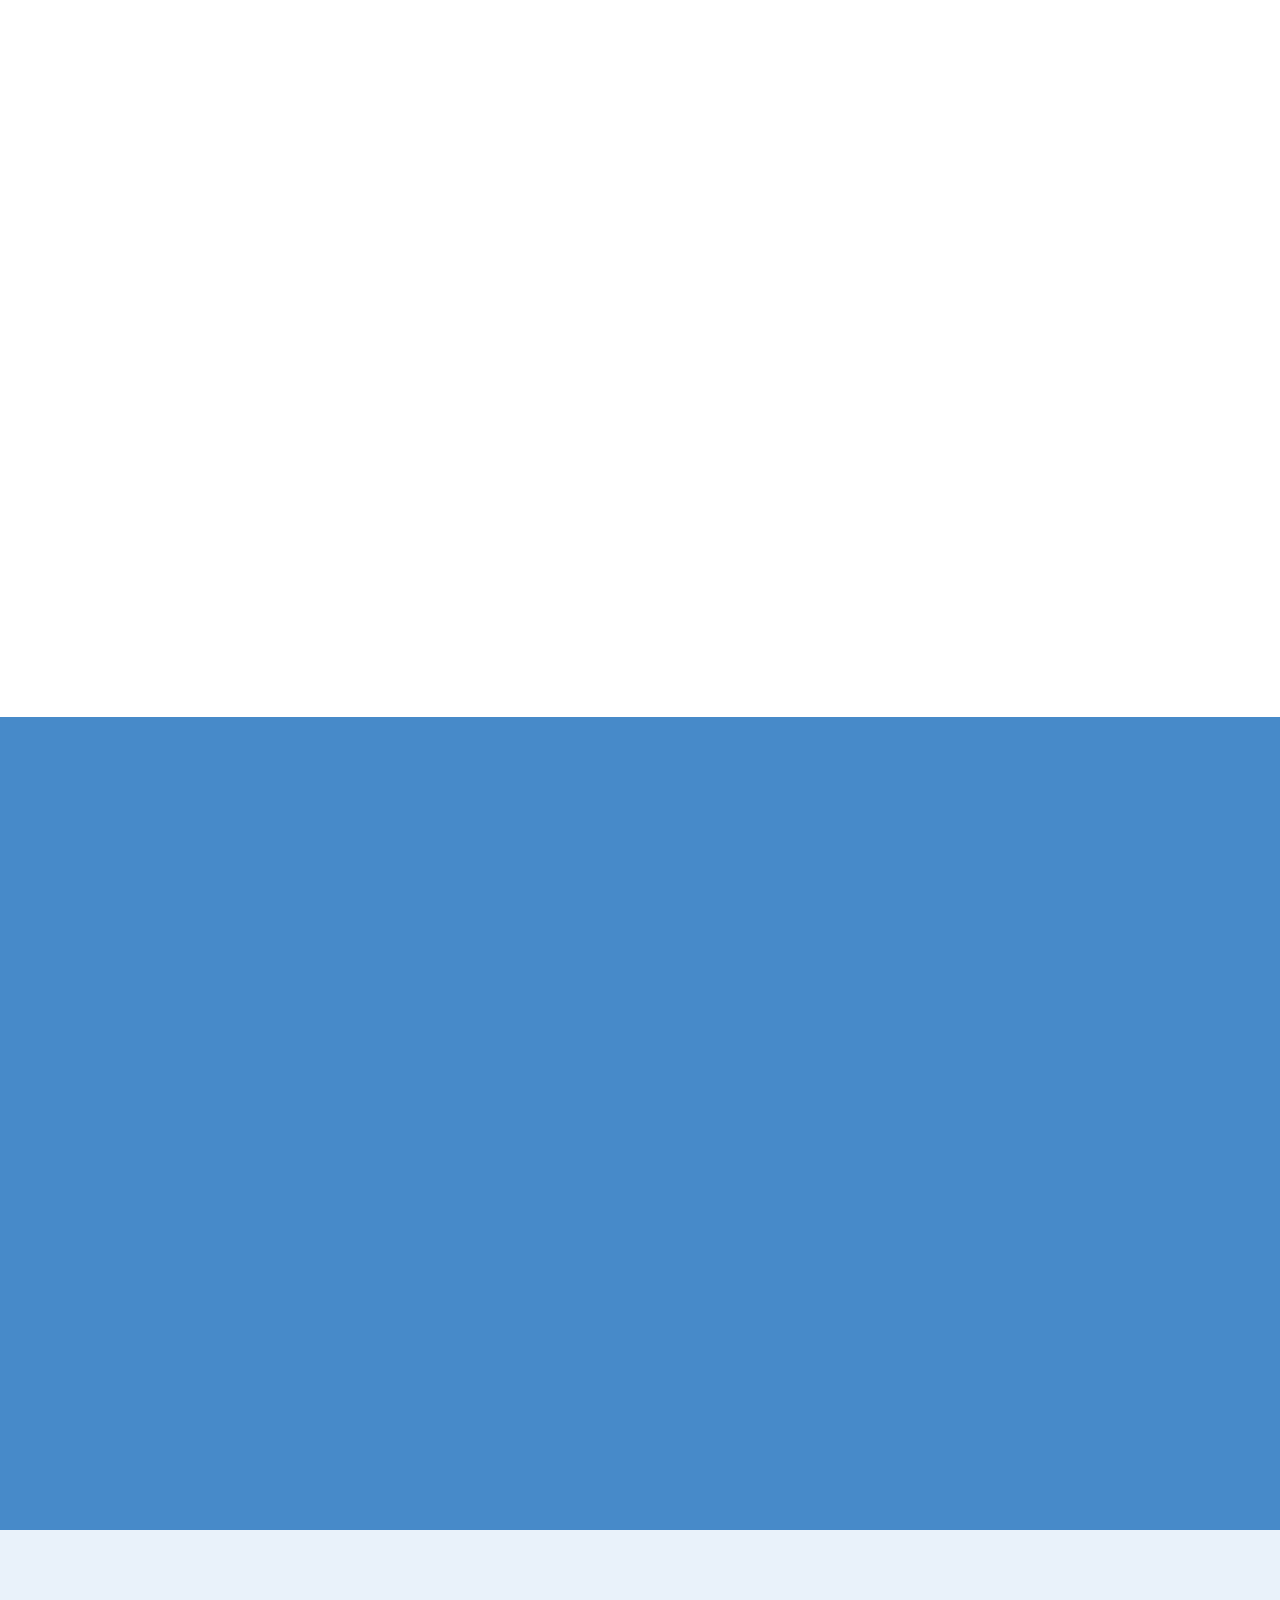
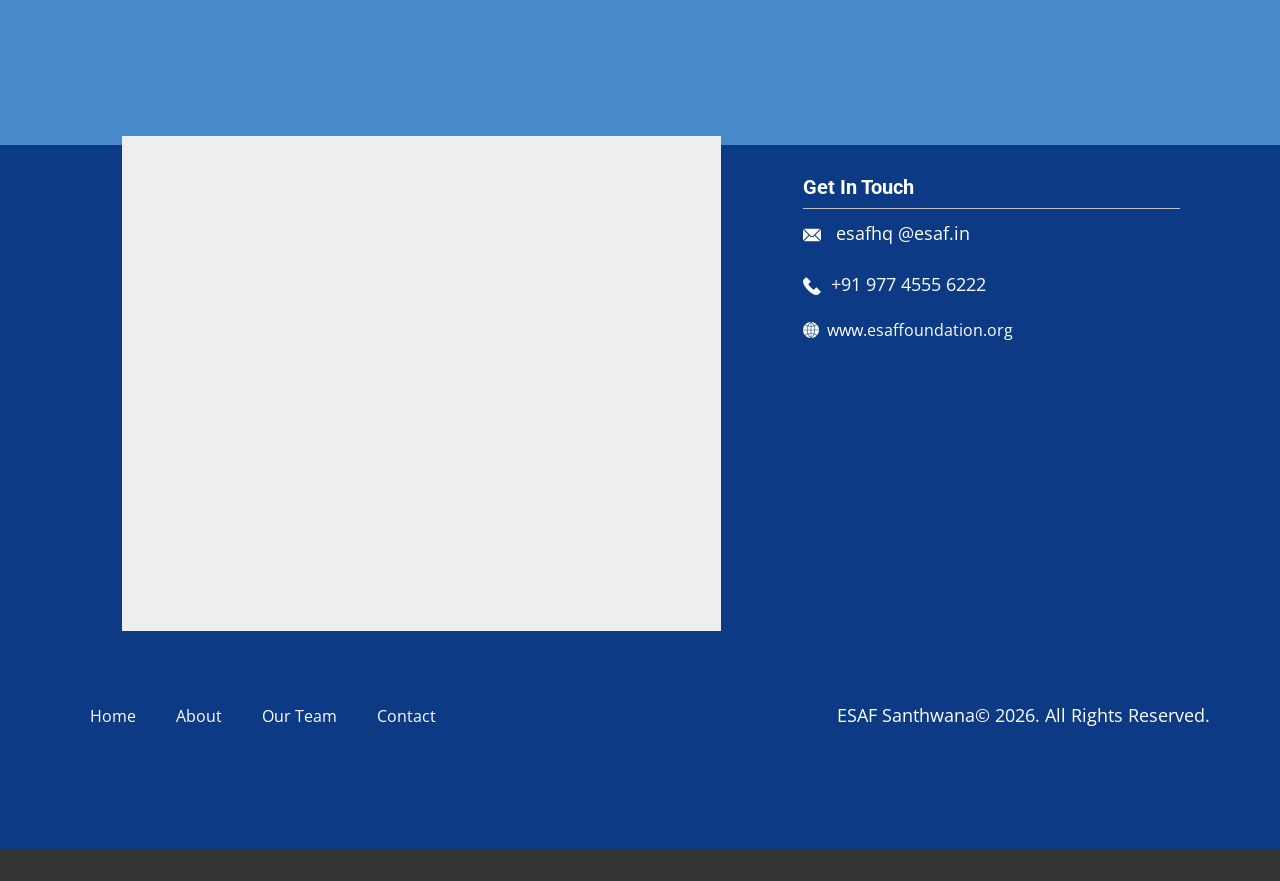
<file: Landing.html>
<!DOCTYPE html>
<html style="font-size: 16px;" lang="en"><head>
    <meta name="viewport" content="width=device-width, initial-scale=1.0">
    <meta charset="utf-8">
    <meta name="keywords" content="​Health and Wellness Center, ​Well Being Programs, ​Scientific well-being&nbsp;to transform lives, ​Benefits of Pilates, ​Find Your Harmony and Health, ​Recommended
starting points:, ​Our Integrative Approach, FAQ, ​Tell us more, ​Guiding your
health wellness, ​Wellbeing workshops">
    <meta name="description" content="">
    <title>Landing</title>
    <link rel="stylesheet" href="nicepage.css" media="screen">
<link rel="stylesheet" href="Landing.css" media="screen">
    <script class="u-script" type="text/javascript" src="jquery.js" defer=""></script>
    <script class="u-script" type="text/javascript" src="nicepage.js" defer=""></script>
    <meta name="generator" content="Nicepage 8.6.2, nicepage.com">
    
    
    
    
    
    
    
    
    
    
    
    
    
    
    <link id="u-page-google-font" rel="stylesheet" href="https://fonts.googleapis.com/css2?display=swap&amp;family=Roboto:ital,wght@0,100;0,200;0,300;0,400;0,500;0,600;0,700;0,800;0,900;1,100;1,200;1,300;1,400;1,500;1,600;1,700;1,800;1,900&amp;family=Open+Sans:ital,wght@0,300;0,400;0,500;0,600;0,700;0,800;1,300;1,400;1,500;1,600;1,700;1,800">
    <script type="application/ld+json">{
		"@context": "http://schema.org",
		"@type": "Organization",
		"name": ""
}</script>
    <meta name="theme-color" content="#478ac9">
    <meta property="og:title" content="Landing">
    <meta property="og:type" content="website">
  <meta name="referrer" content="origin"><meta data-intl-tel-input-cdn-path="intlTelInput/"></head>
  <body data-path-to-root="./" data-include-products="false" class="u-body u-clearfix u-xl-mode" data-lang="en"><header class="u-clearfix u-header u-header" id="header"><div class="u-clearfix u-sheet u-sheet-1">
        <img class="u-image u-image-default u-preserve-proportions u-image-1" src="images/Logosanthwana.png" alt="" data-image-width="199" data-image-height="198">
        <nav class="u-menu u-menu-one-level u-offcanvas u-menu-1" role="navigation" aria-label="Menu navigation">
          <div class="menu-collapse" style="font-size: 1rem; letter-spacing: 0px; font-weight: 700;">
            <a class="u-button-style u-custom-left-right-menu-spacing u-custom-padding-bottom u-custom-text-hover-color u-custom-top-bottom-menu-spacing u-hamburger-link u-nav-link u-text-active-palette-1-base u-text-hover-palette-2-base" href="#" tabindex="-1" aria-label="Open menu" aria-controls="261f">
              <svg class="u-svg-link" viewBox="0 0 24 24"><use xlink:href="#menu-hamburger"></use></svg>
              <svg class="u-svg-content" version="1.1" id="menu-hamburger" viewBox="0 0 16 16" x="0px" y="0px" xmlns:xlink="http://www.w3.org/1999/xlink" xmlns="http://www.w3.org/2000/svg"><g><rect y="1" width="16" height="2"></rect><rect y="7" width="16" height="2"></rect><rect y="13" width="16" height="2"></rect>
</g></svg>
            </a>
          </div>
          <div class="u-custom-menu u-nav-container">
            <ul class="u-nav u-unstyled u-nav-1" role="menubar"><li role="none" class="u-nav-item"><a role="menuitem" class="u-button-style u-nav-link u-text-active-palette-1-base u-text-hover-palette-1-base u-nav-link-2" href="./">Home</a>
</li><li role="none" class="u-nav-item"><a tabindex="-1" role="menuitem" class="u-button-style u-nav-link u-text-active-palette-1-base u-text-hover-palette-1-base u-nav-link-2" href="https://bewinwilsonmathews.github.io/Santhwana/Santhwana.html" target="_blank">Know your Mental health Score</a>
</li><li role="none" class="u-nav-item"><a tabindex="-1" role="menuitem" class="u-button-style u-nav-link u-text-active-palette-1-base u-text-hover-palette-1-base u-nav-link-2" href="https://meetpro.club/studentmentor" target="_blank">Book Counselling Session</a>
</li><li role="none" class="u-nav-item"><a tabindex="-1" role="menuitem" class="u-button-style u-nav-link u-text-active-palette-1-base u-text-hover-palette-1-base u-nav-link-2" href="https://script.google.com/macros/s/AKfycbzLUiHWCuA23xT3r5N1A-uJz3avY5cB6EeaaajBGBmp5HIz8C4YGnMHK1bf3oDaUm6wXw/exec" target="_blank">Online Courses</a>
</li><li role="none" class="u-nav-item"><a tabindex="-1" role="menuitem" class="u-button-style u-nav-link u-text-active-palette-1-base u-text-hover-palette-1-base u-nav-link-2" href="./#block-17" data-page-id="1332116969" target="_blank">Contact Us</a>
</li></ul>
          </div>
          <div class="u-custom-menu u-nav-container-collapse" id="261f" role="region" aria-label="Menu panel">
            <div class="u-black u-container-style u-inner-container-layout u-opacity u-opacity-95 u-sidenav">
              <div class="u-inner-container-layout u-sidenav-overflow">
                <div class="u-menu-close" tabindex="-1" aria-label="Close menu"></div>
                <ul class="u-align-center u-nav u-popupmenu-items u-unstyled u-nav-2" role="menubar"><li role="none" class="u-nav-item"><a role="menuitem" class="u-button-style u-nav-link" href="./">Home</a>
</li><li role="none" class="u-nav-item"><a tabindex="-1" role="menuitem" class="u-button-style u-nav-link" href="https://bewinwilsonmathews.github.io/Santhwana/Santhwana.html" target="_blank">Know your Mental health Score</a>
</li><li role="none" class="u-nav-item"><a tabindex="-1" role="menuitem" class="u-button-style u-nav-link" href="https://meetpro.club/studentmentor" target="_blank">Book Counselling Session</a>
</li><li role="none" class="u-nav-item"><a tabindex="-1" role="menuitem" class="u-button-style u-nav-link" href="https://script.google.com/macros/s/AKfycbzLUiHWCuA23xT3r5N1A-uJz3avY5cB6EeaaajBGBmp5HIz8C4YGnMHK1bf3oDaUm6wXw/exec" target="_blank">Online Courses</a>
</li><li role="none" class="u-nav-item"><a tabindex="-1" role="menuitem" class="u-button-style u-nav-link" href="./#block-17" data-page-id="1332116969" target="_blank">Contact Us</a>
</li></ul>
              </div>
            </div>
            <div class="u-black u-menu-overlay u-opacity u-opacity-70"></div>
          </div>
        </nav>
      </div></header>
    <section class="u-clearfix u-container-align-center u-valign-bottom-lg u-valign-bottom-md u-valign-bottom-sm u-valign-bottom-xs u-white u-section-1" id="block-1">
      <div class="u-clearfix u-sheet u-valign-bottom-lg u-valign-bottom-xl u-valign-middle-xs u-sheet-1">
        <div class="data-layout-selected u-clearfix u-expanded-width u-layout-wrap u-layout-wrap-1">
          <div class="u-layout">
            <div class="u-layout-row">
              <div class="u-container-align-left u-container-style u-layout-cell u-shape-rectangle u-size-28-xl u-size-30-lg u-size-60-md u-size-60-sm u-size-60-xs u-layout-cell-1" data-animation-name="customAnimationIn" data-animation-duration="1000" data-animation-delay="200">
                <div class="u-container-layout u-valign-middle u-container-layout-1">
                  <h2 class="u-align-left u-text u-text-1"> Health and Wellness Center</h2>
                  <p class="u-align-left u-large-text u-text u-text-variant u-text-2"> In imperdiet sed risus id posuere. Phasellus aliquam luctus tellus a placerat. Suspendisse tincidunt, ante pharetra tempor ornare, odio leo blandit odio, nec auctor tellus tellus quis nunc. Image from <a href="https://www.freepik.com/" class="u-active-none u-border-none u-btn u-button-link u-button-style u-hover-none u-none u-text-palette-1-base u-btn-1">Freepik</a>
                  </p>
                  <a href="" class="u-active-white u-align-left u-border-2 u-border-active-palette-2-base u-border-hover-palette-2-base u-border-palette-1-base u-btn u-btn-round u-button-style u-hover-white u-palette-1-base u-radius u-btn-2">Know More</a>
                  <div class="custom-expanded u-container-align-left u-container-style u-group u-shape-rectangle u-group-1">
                    <div class="u-container-layout u-valign-top u-container-layout-2"><span class="u-align-left u-file-icon u-icon u-icon-circle u-palette-2-base u-text-white u-icon-1"><img src="images/1.png" alt=""></span>
                      <p class="u-align-left u-text u-text-3">Call Us 24/7:<br>
                        <a href="tel:+12345678910" class="u-active-none u-border-none u-btn u-button-link u-button-style u-hover-none u-none u-text-palette-1-base u-btn-3"> (123) 456-7890</a>
                      </p>
                    </div>
                  </div>
                </div>
              </div>
              <div class="u-container-align-left-xl u-container-style u-layout-cell u-shape-rectangle u-size-30-lg u-size-32-xl u-size-60-md u-size-60-sm u-size-60-xs u-layout-cell-2">
                <div class="u-container-layout u-valign-bottom-xl u-container-layout-3">
                  <img class="custom-expanded u-image u-image-default u-image-1" src="images/smiling-young-spportswoman-shows-thumbs-up.png" alt="" data-image-width="1100" data-image-height="1426" data-animation-name="customAnimationIn" data-animation-duration="1000" data-animation-delay="500" data-animation-direction="X">
                  <div class="custom-expanded u-container-align-center u-container-style u-group u-palette-2-base u-radius u-shape-round u-group-2" data-animation-name="customAnimationIn" data-animation-duration="1000" data-animation-delay="500">
                    <div class="u-container-layout u-valign-middle u-container-layout-4">
                      <h3 class="u-align-center u-text u-text-default u-text-4" data-animation-name="counter" data-animation-event="scroll" data-animation-duration="3000">25</h3>
                      <h5 class="u-align-left u-text u-text-body-alt-color u-text-5">Years of Experience</h5>
                    </div>
                  </div>
                </div>
              </div>
            </div>
          </div>
        </div>
      </div>
    </section>
    <section class="u-align-center u-clearfix u-container-align-center u-palette-1-base u-section-2" src="" id="block-2">
      <div class="u-clearfix u-sheet u-valign-middle u-sheet-1">
        <h2 class="u-align-center u-text u-text-default u-text-1" data-animation-name="customAnimationIn" data-animation-duration="500" data-animation-delay="0"> Well Being Programs</h2>
        <p class="u-align-center u-text u-text-2" data-animation-name="customAnimationIn" data-animation-duration="1000" data-animation-delay="200"> Nunc eu turpis id nulla sodales luctus. Vestibulum fermentum dui faucibus ligula dapibus scelerisque. Etiam laoreet vitae est vitae convallis. </p>
        <div class="u-expanded-width u-list u-list-1">
          <div class="u-repeater u-repeater-1">
            <div class="u-container-align-center u-container-style u-list-item u-palette-1-light-3 u-radius u-repeater-item u-shape-round u-list-item-1" data-animation-name="customAnimationIn" data-animation-duration="1500" data-animation-delay="500">
              <div class="u-container-layout u-similar-container u-valign-top u-container-layout-1">
                <img class="u-expanded-width u-image u-image-round u-radius u-image-1" src="images/001.jpg" data-image-width="1000" data-image-height="686">
                <h4 class="u-align-center u-text u-text-palette-1-base u-text-3">Yoga Break</h4>
                <p class="u-align-center u-text u-text-4">Sample text. Click to select the Text Element.</p>
              </div>
            </div>
            <div class="u-container-align-center u-container-style u-list-item u-palette-1-light-3 u-radius u-repeater-item u-shape-round u-list-item-2" data-animation-name="customAnimationIn" data-animation-duration="1500" data-animation-delay="500">
              <div class="u-container-layout u-similar-container u-valign-top u-container-layout-2">
                <img class="u-expanded-width u-image u-image-round u-radius u-image-2" src="images/002-pilates.jpg" data-image-width="1200" data-image-height="800">
                <h4 class="u-align-center u-text u-text-palette-1-base u-text-5"> Pilates Break</h4>
                <p class="u-align-center u-text u-text-6">Sample text. Click to select the Text Element.</p>
              </div>
            </div>
            <div class="u-container-align-center u-container-style u-list-item u-palette-1-light-3 u-radius u-repeater-item u-shape-round u-list-item-3" data-animation-name="customAnimationIn" data-animation-duration="1500" data-animation-delay="500">
              <div class="u-container-layout u-similar-container u-valign-top u-container-layout-3">
                <img class="u-expanded-width u-image u-image-round u-radius u-image-3" src="images/close-up-woman-using-virtual-ass.jpg" data-image-width="900" data-image-height="1353">
                <h4 class="u-align-center u-text u-text-palette-1-base u-text-7">DEtox</h4>
                <p class="u-align-center u-text u-text-8">Sample text. Click to select the Text Element.</p>
              </div>
            </div>
            <div class="u-container-align-center u-container-style u-list-item u-palette-1-light-3 u-radius u-repeater-item u-shape-round u-list-item-4" data-animation-name="customAnimationIn" data-animation-duration="1500" data-animation-delay="500">
              <div class="u-container-layout u-similar-container u-valign-top u-container-layout-4">
                <img class="u-expanded-width u-image u-image-round u-radius u-image-4" src="images/04-meditation.jpg" data-image-width="1200" data-image-height="800">
                <h4 class="u-align-center u-text u-text-palette-1-base u-text-9"> Mental Clarity</h4>
                <p class="u-align-center u-text u-text-10">Sample text. Click to select the Text Element.</p>
              </div>
            </div>
          </div>
        </div>
      </div>
    </section>
    <section class="u-clearfix u-container-align-center u-palette-1-light-3 u-section-3" id="block-3">
      <div class="u-clearfix u-sheet u-valign-middle u-sheet-1">
        <div class="data-layout-selected u-clearfix u-expanded-width u-layout-wrap u-layout-wrap-1">
          <div class="u-layout">
            <div class="u-layout-row">
              <div class="u-container-style u-layout-cell u-size-30 u-layout-cell-1" data-animation-name="customAnimationIn" data-animation-duration="1000" data-animation-delay="200">
                <div class="u-container-layout u-container-layout-1">
                  <h3 class="u-text u-text-default u-text-palette-1-base u-text-1"> Your Key to Wellness</h3>
                  <p class="u-text u-text-default u-text-2"> Nunc facilisis commodo risus, non sollicitudin velit eleifend id. Morbi sagittis mauris diam, ac suscipit turpis pretium et. Pellentesque rhoncus laoreet augue nec pharetra. In sed arcu quis sapien consequat vestibulum.</p>
                  <h3 class="u-text u-text-default u-text-palette-1-base u-text-3">Our Mission</h3>
                  <p class="u-text u-text-default u-text-4"> Nunc facilisis commodo risus, non sollicitudin velit eleifend id. Morbi sagittis mauris diam, ac suscipit turpis pretium et. Pellentesque rhoncus laoreet augue nec pharetra. In sed arcu quis sapien consequat vestibulum.</p>
                </div>
              </div>
              <div class="u-container-align-center u-container-style u-layout-cell u-size-30 u-layout-cell-2">
                <div class="u-container-layout u-valign-middle u-container-layout-2">
                  <img class="u-image u-image-round u-radius u-image-1" src="images/pilates-1.jpg" alt="" data-image-width="1000" data-image-height="667" data-animation-name="flipIn" data-animation-duration="1000" data-animation-delay="0" data-animation-direction="X">
                </div>
              </div>
            </div>
          </div>
        </div>
      </div>
    </section>
    <section class="u-clearfix u-palette-1-base u-valign-middle u-section-4" id="block-4">
      <div class="data-layout-selected u-clearfix u-expanded-width u-gutter-0 u-layout-spacing-all u-layout-wrap u-layout-wrap-1">
        <div class="u-layout">
          <div class="u-layout-row">
            <div class="u-container-align-left u-container-style u-layout-cell u-palette-2-base u-radius u-shape-round u-size-31-lg u-size-31-xl u-size-60-md u-size-60-sm u-size-60-xs u-layout-cell-1" data-animation-name="customAnimationIn" data-animation-duration="1500" data-animation-delay="500">
              <div class="u-container-layout u-valign-middle-sm u-valign-middle-xs u-valign-top-lg u-valign-top-md u-valign-top-xl u-container-layout-1">
                <h2 class="u-align-left u-text u-text-body-alt-color u-text-default u-text-1"> Scientific well-being&nbsp;to transform lives</h2>
                <p class="u-align-left u-text u-text-default u-text-2"> Duis aute irure dolor in reprehenderit in voluptate velit esse cillum dolore eu fugiat nulla pariatur. Excepteur sint occaecat cupidatat non proident, sunt in culpa qui officia deserunt mollit anim id est laborum.&nbsp;<br>
                </p>
                <div class="u-align-left u-border-3 u-border-white u-expanded-width u-line u-line-horizontal u-line-1"></div>
                <div class="u-expanded-width u-list u-list-1">
                  <div class="u-repeater u-repeater-1">
                    <div class="u-align-center u-container-align-center u-container-align-left-xl u-container-style u-list-item u-repeater-item u-list-item-1" data-animation-name="customAnimationIn" data-animation-duration="1500" data-animation-delay="500">
                      <div class="u-container-layout u-similar-container u-valign-top u-container-layout-2">
                        <h3 class="u-align-left u-text u-text-3" data-animation-name="counter" data-animation-event="scroll" data-animation-duration="3000"> 30k+</h3>
                        <h6 class="u-align-left u-text u-text-body-alt-color u-text-4">happy clients</h6>
                      </div>
                    </div>
                    <div class="u-align-center u-container-align-center u-container-align-left-xl u-container-style u-list-item u-repeater-item u-list-item-2" data-animation-name="customAnimationIn" data-animation-duration="1500" data-animation-delay="500">
                      <div class="u-container-layout u-similar-container u-valign-top u-container-layout-3">
                        <h3 class="u-align-left u-text u-text-5" data-animation-name="counter" data-animation-event="scroll" data-animation-duration="3000">74</h3>
                        <h6 class="u-align-left u-text u-text-body-alt-color u-text-6">programs</h6>
                      </div>
                    </div>
                    <div class="u-align-center u-container-align-center u-container-align-left-xl u-container-style u-list-item u-repeater-item u-list-item-3" data-animation-name="customAnimationIn" data-animation-duration="1500" data-animation-delay="500">
                      <div class="u-container-layout u-similar-container u-valign-top u-container-layout-4">
                        <h3 class="u-align-left u-text u-text-7" data-animation-name="counter" data-animation-event="scroll" data-animation-duration="3000">80+</h3>
                        <h6 class="u-align-left u-text u-text-body-alt-color u-text-8"> Caring Staff</h6>
                      </div>
                    </div>
                  </div>
                </div>
              </div>
            </div>
            <div class="u-container-align-left u-container-style u-layout-cell u-palette-1-base u-shape-rectangle u-size-29-lg u-size-29-xl u-size-60-md u-size-60-sm u-size-60-xs u-layout-cell-2" data-image-width="740" data-image-height="1101" data-animation-name="customAnimationIn" data-animation-duration="1500" data-animation-delay="500">
              <div class="u-container-layout u-valign-top u-container-layout-5">
                <h2 class="u-align-left u-text u-text-body-alt-color u-text-9"> Benefits of Pilates&nbsp;<br>
                </h2>
                <p class="u-align-left u-text u-text-default u-text-10"> Duis aute irure dolor in reprehenderit in voluptate velit esse cillum dolore eu fugiat nulla pariatur.<br>
                </p>
                <ul class="u-align-left u-custom-list u-text u-text-11">
                  <li style="padding-left: 6px;">
                    <div class="u-list-icon">
                      <div>✔</div>
                    </div> Builds strength without excess bulk
                  </li>
                  <li style="padding-left: 6px;">
                    <div class="u-list-icon">
                      <div>✔</div>
                    </div>Improves functional strength
                  </li>
                  <li style="padding-left: 6px;">
                    <div class="u-list-icon">
                      <div>✔</div>
                    </div>Increases flexibility &amp; agility
                  </li>
                  <li style="padding-left: 6px;">
                    <div class="u-list-icon">
                      <div>✔</div>
                    </div>Develops core strength &amp; control
                  </li>
                  <li style="padding-left: 6px;">
                    <div class="u-list-icon">
                      <div>✔</div>
                    </div>Improves posture, balance, &amp; coordination
                  </li>
                  <li style="padding-left: 6px;">
                    <div class="u-list-icon">
                      <div>✔</div>
                    </div>Enhances the mind-body connection
                  </li>
                </ul>
                <a href="" class="u-active-white u-align-left u-border-2 u-border-active-palette-1-base u-border-hover-palette-1-base u-border-white u-btn u-btn-round u-button-style u-hover-white u-palette-1-base u-radius u-btn-1">Know More</a>
              </div>
            </div>
          </div>
        </div>
      </div>
    </section>
    <section class="u-clearfix u-container-align-center u-palette-1-light-2 u-section-5" id="block-5">
      <div class="u-clearfix u-sheet u-valign-middle u-sheet-1">
        <h6 class="u-align-center u-text u-text-default u-text-1" data-animation-name="customAnimationIn" data-animation-duration="700" data-animation-delay="0">What we offer<span style="font-weight: 400;"><span style="font-weight: 700;"><span style="font-weight: 400;"></span></span></span>
        </h6>
        <h2 class="u-align-center u-text u-text-default u-text-2" data-animation-name="customAnimationIn" data-animation-duration="700" data-animation-delay="0"> Find Your Harmony and Health</h2>
        <div class="u-expanded-width u-list u-list-1">
          <div class="u-repeater u-repeater-1">
            <div class="u-container-align-center-sm u-container-align-center-xs u-container-align-left-lg u-container-align-left-md u-container-align-left-xl u-container-style u-list-item u-radius u-repeater-item u-shape-round u-white u-list-item-1" data-animation-name="flipIn" data-animation-duration="1500" data-animation-direction="X" data-animation-delay="0">
              <div class="u-container-layout u-similar-container u-valign-top u-container-layout-1">
                <img class="u-image u-image-contain u-image-default u-opacity u-opacity-80 u-preserve-proportions u-image-1" src="images/shape-5.png" alt="" data-image-width="300" data-image-height="300"><span class="u-align-center-sm u-align-center-xs u-align-left-lg u-align-left-md u-align-left-xl u-file-icon u-icon u-text-palette-1-base u-icon-1"><img src="images/4646037-6ae375c7.png" alt=""></span>
                <h5 class="u-align-center-sm u-align-center-xs u-align-left-lg u-align-left-md u-align-left-xl u-text u-text-3">Meditation</h5>
                <p class="u-align-center-sm u-align-center-xs u-align-left-lg u-align-left-md u-align-left-xl u-text u-text-4"> Ut enim ad minim veniam, quis nostrud exercitation ullamco laboris</p>
                <a href="#" class="u-align-center-sm u-align-center-xs u-align-left-lg u-align-left-md u-align-left-xl u-border-1 u-border-active-grey-50 u-border-hover-grey-50 u-border-no-left u-border-no-right u-border-no-top u-border-palette-1-base u-btn u-button-style u-none u-text-active-grey-50 u-text-body-color u-text-hover-grey-50 u-btn-1" data-animation-name="" data-animation-duration="0" data-animation-delay="0" data-animation-direction="">more</a>
              </div>
            </div>
            <div class="u-container-align-center-sm u-container-align-center-xs u-container-align-left-lg u-container-align-left-md u-container-align-left-xl u-container-style u-list-item u-radius u-repeater-item u-shape-round u-white u-list-item-2" data-animation-name="flipIn" data-animation-duration="1500" data-animation-direction="X" data-animation-delay="0">
              <div class="u-container-layout u-similar-container u-valign-top u-container-layout-2">
                <img class="u-image u-image-contain u-image-default u-opacity u-opacity-80 u-preserve-proportions u-image-2" src="images/shape-3.png" alt="" data-image-width="300" data-image-height="300"><span class="u-align-center-sm u-align-center-xs u-align-left-lg u-align-left-md u-align-left-xl u-file-icon u-icon u-text-palette-1-base u-icon-2"><img src="images/11063994-fa299133.png" alt=""></span>
                <h5 class="u-align-center-sm u-align-center-xs u-align-left-lg u-align-left-md u-align-left-xl u-text u-text-5">Aromatheraphy</h5>
                <p class="u-align-center-sm u-align-center-xs u-align-left-lg u-align-left-md u-align-left-xl u-text u-text-6"> Ut enim ad minim veniam, quis nostrud exercitation ullamco laboris</p>
                <a href="#" class="u-align-center-sm u-align-center-xs u-align-left-lg u-align-left-md u-align-left-xl u-border-1 u-border-active-grey-50 u-border-hover-grey-50 u-border-no-left u-border-no-right u-border-no-top u-border-palette-1-base u-btn u-button-style u-none u-text-active-grey-50 u-text-body-color u-text-hover-grey-50 u-btn-2" data-animation-name="" data-animation-duration="0" data-animation-delay="0" data-animation-direction="">more</a>
              </div>
            </div>
            <div class="u-container-align-center-sm u-container-align-center-xs u-container-align-left-lg u-container-align-left-md u-container-align-left-xl u-container-style u-list-item u-radius u-repeater-item u-shape-round u-white u-list-item-3" data-animation-name="flipIn" data-animation-duration="1500" data-animation-direction="X" data-animation-delay="0">
              <div class="u-container-layout u-similar-container u-valign-top u-container-layout-3">
                <img class="u-image u-image-contain u-image-default u-opacity u-opacity-80 u-preserve-proportions u-image-3" src="images/shape-2.png" alt="" data-image-width="300" data-image-height="300"><span class="u-align-center-sm u-align-center-xs u-align-left-lg u-align-left-md u-align-left-xl u-file-icon u-icon u-text-palette-1-base u-icon-3"><img src="images/4675436-3be33099.png" alt=""></span>
                <h5 class="u-align-center-sm u-align-center-xs u-align-left-lg u-align-left-md u-align-left-xl u-text u-text-7">Massage</h5>
                <p class="u-align-center-sm u-align-center-xs u-align-left-lg u-align-left-md u-align-left-xl u-text u-text-8"> Ut enim ad minim veniam, quis nostrud exercitation ullamco laboris</p>
                <a href="#" class="u-align-center-sm u-align-center-xs u-align-left-lg u-align-left-md u-align-left-xl u-border-1 u-border-active-grey-50 u-border-hover-grey-50 u-border-no-left u-border-no-right u-border-no-top u-border-palette-1-base u-btn u-button-style u-none u-text-active-grey-50 u-text-body-color u-text-hover-grey-50 u-btn-3" data-animation-name="" data-animation-duration="0" data-animation-delay="0" data-animation-direction="">more</a>
              </div>
            </div>
            <div class="u-container-align-center-sm u-container-align-center-xs u-container-align-left-lg u-container-align-left-md u-container-align-left-xl u-container-style u-list-item u-radius u-repeater-item u-shape-round u-white u-list-item-4" data-animation-name="flipIn" data-animation-duration="1500" data-animation-delay="0" data-animation-direction="X">
              <div class="u-container-layout u-similar-container u-valign-top u-container-layout-4">
                <img class="u-image u-image-contain u-image-default u-opacity u-opacity-80 u-preserve-proportions u-image-4" src="images/shape-6.png" alt="" data-image-width="300" data-image-height="300"><span class="u-align-center-sm u-align-center-xs u-align-left-lg u-align-left-md u-align-left-xl u-file-icon u-icon u-text-palette-1-base u-icon-4"><img src="images/6315999-f15aa268.png" alt=""></span>
                <h5 class="u-align-center-sm u-align-center-xs u-align-left-lg u-align-left-md u-align-left-xl u-text u-text-9">Pilates</h5>
                <p class="u-align-center-sm u-align-center-xs u-align-left-lg u-align-left-md u-align-left-xl u-text u-text-10"> Ut enim ad minim veniam, quis nostrud exercitation ullamco laboris</p>
                <a href="#" class="u-align-center-sm u-align-center-xs u-align-left-lg u-align-left-md u-align-left-xl u-border-1 u-border-active-grey-50 u-border-hover-grey-50 u-border-no-left u-border-no-right u-border-no-top u-border-palette-1-base u-btn u-button-style u-none u-text-active-grey-50 u-text-body-color u-text-hover-grey-50 u-btn-4" data-animation-name="" data-animation-duration="0" data-animation-delay="0" data-animation-direction="">more</a>
              </div>
            </div>
          </div>
        </div>
      </div>
    </section>
    <section class="u-clearfix u-container-align-center u-palette-1-base u-section-6" id="block-6">
      <div class="u-clearfix u-sheet u-valign-middle u-sheet-1">
        <div class="data-layout-selected u-clearfix u-expanded-width u-gutter-40 u-layout-wrap u-layout-wrap-1">
          <div class="u-layout">
            <div class="u-layout-row">
              <div class="u-size-24-lg u-size-24-xl u-size-29-sm u-size-29-xs u-size-60-md">
                <div class="u-layout-col">
                  <div class="u-size-60">
                    <div class="u-layout-row">
                      <div class="u-container-align-left u-container-style u-layout-cell u-shape-rectangle u-size-60 u-layout-cell-1" data-animation-name="customAnimationIn" data-animation-duration="500" data-animation-delay="0">
                        <div class="u-container-layout u-valign-top u-container-layout-1">
                          <h2 class="u-align-left u-text u-text-1"> Recommended <br>starting points:
                          </h2>
                          <p class="u-align-left u-text u-text-2">Image from <a href="https://www.freepik.com/" class="u-active-none u-border-1 u-border-active-palette-1-light-2 u-border-hover-palette-1-light-2 u-border-no-left u-border-no-right u-border-no-top u-border-palette-1-light-2 u-btn u-button-link u-button-style u-hover-none u-none u-text-palette-1-light-2 u-btn-1">Freepik</a>
                          </p>
                          <div class="u-expanded-width u-list u-list-1">
                            <div class="u-repeater u-repeater-1">
                              <div class="u-container-style u-list-item u-repeater-item u-list-item-1">
                                <div class="u-container-layout u-similar-container u-container-layout-2">
                                  <h4 class="u-text u-text-default u-text-3"> Wellness and Training&nbsp;<span class="u-file-icon u-icon u-text-white"><img src="images/157926-afc97a87.png" alt=""></span>
                                  </h4>
                                </div>
                              </div>
                              <div class="u-container-style u-list-item u-repeater-item u-list-item-2">
                                <div class="u-container-layout u-similar-container u-container-layout-3">
                                  <h4 class="u-text u-text-default u-text-4"> Introductory to Pilates&nbsp;<span class="u-file-icon u-icon u-text-white"><img src="images/157926-afc97a87.png" alt=""></span>
                                  </h4>
                                </div>
                              </div>
                              <div class="u-container-style u-list-item u-repeater-item u-list-item-3">
                                <div class="u-container-layout u-similar-container u-container-layout-4">
                                  <h4 class="u-text u-text-default u-text-5"> Pilates Training Fusion&nbsp;<span class="u-file-icon u-icon u-text-white"><img src="images/157926-afc97a87.png" alt=""></span>
                                  </h4>
                                </div>
                              </div>
                              <div class="u-container-style u-list-item u-repeater-item u-list-item-4">
                                <div class="u-container-layout u-similar-container u-container-layout-5">
                                  <h4 class="u-text u-text-default u-text-6"> Class Schedule &nbsp;<span class="u-file-icon u-icon u-text-white"><img src="images/157926-afc97a87.png" alt=""></span>
                                  </h4>
                                </div>
                              </div>
                            </div>
                          </div>
                        </div>
                      </div>
                    </div>
                  </div>
                </div>
              </div>
              <div class="u-size-31-sm u-size-31-xs u-size-36-lg u-size-36-xl u-size-60-md">
                <div class="u-layout-col">
                  <div class="u-container-style u-layout-cell u-size-20 u-layout-cell-2" data-animation-name="customAnimationIn" data-animation-duration="1000" data-animation-delay="200">
                    <div class="u-container-layout u-container-layout-6">
                      <h4 class="u-text u-text-default u-text-7">Working Hours </h4>
                      <p class="u-text u-text-default u-text-8"><span style="font-weight: 700;"> Mon</span> – Fri: 9am to 7pm <br><span style="font-weight: 700;">Saturday:</span> 9am to 5pm <br>S<span style="font-weight: 700;">unday:</span> Closed
                      </p>
                    </div>
                  </div>
                  <div class="u-container-align-left u-container-style u-layout-cell u-size-40 u-layout-cell-3" data-animation-name="customAnimationIn" data-animation-duration="1000" data-animation-delay="500">
                    <div class="u-container-layout u-valign-middle u-container-layout-7">
                      <img class="u-expanded-width u-image u-image-round u-radius u-image-1" src="images/woman-training-pilates-reformer_1303-23339.jpg" data-image-width="1060" data-image-height="706" data-animation-name="flipIn" data-animation-duration="1000" data-animation-delay="0" data-animation-direction="X">
                    </div>
                  </div>
                </div>
              </div>
            </div>
          </div>
        </div>
      </div>
    </section>
    <section class="u-clearfix u-container-align-center-md u-container-align-center-sm u-container-align-center-xs u-section-7" id="block-7">
      <div class="u-clearfix u-sheet u-valign-middle-md u-valign-middle-sm u-sheet-1">
        <h6 class="u-align-center-md u-align-center-sm u-align-center-xs u-align-left-lg u-align-left-xl u-text u-text-default u-text-1"> Our treatments</h6>
        <h2 class="u-align-center-md u-align-center-sm u-align-center-xs u-align-left-lg u-align-left-xl u-text u-text-default u-text-2"> Our Integrative Approach</h2>
        <p class="u-align-center-md u-align-center-sm u-align-center-xs u-align-left-lg u-align-left-xl u-text u-text-3">We offer a holistic range of services—including Acupuncture, Moxibustion, Non-Insertion Acupuncture, Aromatherapy, Cupping, and more. Image from <a href="https://www.freepik.com/" class="u-active-none u-border-none u-btn u-button-link u-button-style u-hover-none u-none u-text-palette-1-base u-btn-1">Freepik</a>
        </p>
        <div class="u-expanded-width u-list u-list-1">
          <div class="u-repeater u-repeater-1">
            <div class="u-container-align-center u-container-style u-image u-image-round u-list-item u-radius u-repeater-item u-shading u-image-1" data-image-width="1000" data-image-height="665" data-animation-name="customAnimationIn" data-animation-duration="1000" data-animation-delay="100">
              <div class="u-container-layout u-similar-container u-valign-middle-sm u-valign-middle-xs u-valign-top-lg u-valign-top-md u-valign-top-xl u-container-layout-1">
                <h3 class="u-align-center u-text u-text-default u-text-4"> Acupuncture</h3>
                <p class="u-align-center u-text u-text-default u-text-5">Sample text. Click to select the Text Element.</p>
              </div>
            </div>
            <div class="u-container-align-center u-container-style u-image u-image-round u-list-item u-radius u-repeater-item u-shading u-image-2" data-image-width="1000" data-image-height="665" data-animation-name="customAnimationIn" data-animation-duration="1000" data-animation-delay="100">
              <div class="u-container-layout u-similar-container u-valign-middle-sm u-valign-middle-xs u-valign-top-lg u-valign-top-md u-valign-top-xl u-container-layout-2">
                <h3 class="u-align-center u-text u-text-default u-text-6"> Moxibustion</h3>
                <p class="u-align-center u-text u-text-default u-text-7">Sample text. Click to select the Text Element.</p>
              </div>
            </div>
            <div class="u-container-align-center u-container-style u-image u-image-round u-list-item u-radius u-repeater-item u-shading u-image-3" data-animation-name="customAnimationIn" data-animation-duration="1000" data-animation-delay="100">
              <div class="u-container-layout u-similar-container u-valign-middle-sm u-valign-middle-xs u-valign-top-lg u-valign-top-md u-valign-top-xl u-container-layout-3">
                <h3 class="u-align-center u-text u-text-default u-text-8"> Acupressure</h3>
                <p class="u-align-center u-text u-text-default u-text-9">Sample text. Click to select the Text Element.</p>
              </div>
            </div>
            <div class="u-container-align-center u-container-style u-image u-image-round u-list-item u-radius u-repeater-item u-shading u-image-4" data-image-width="1000" data-image-height="665" data-animation-name="customAnimationIn" data-animation-duration="1000" data-animation-delay="100">
              <div class="u-container-layout u-similar-container u-valign-middle-sm u-valign-middle-xs u-valign-top-lg u-valign-top-md u-valign-top-xl u-container-layout-4">
                <h3 class="u-align-center u-text u-text-default u-text-10"> Massage</h3>
                <p class="u-align-center u-text u-text-default u-text-11">Sample text. Click to select the Text Element.</p>
              </div>
            </div>
            <div class="u-container-align-center u-container-style u-image u-image-round u-list-item u-radius u-repeater-item u-shading u-image-5" data-image-width="1000" data-image-height="665" data-animation-name="customAnimationIn" data-animation-duration="1000" data-animation-delay="100">
              <div class="u-container-layout u-similar-container u-valign-middle-sm u-valign-middle-xs u-valign-top-lg u-valign-top-md u-valign-top-xl u-container-layout-5">
                <h3 class="u-align-center u-text u-text-default u-text-12"> Herbal Medicine</h3>
                <p class="u-align-center u-text u-text-default u-text-13">Sample text. Click to select the Text Element.</p>
              </div>
            </div>
            <div class="u-container-align-center u-container-style u-image u-image-round u-list-item u-radius u-repeater-item u-shading u-image-6" data-animation-name="customAnimationIn" data-animation-duration="1000" data-animation-delay="100">
              <div class="u-container-layout u-similar-container u-valign-middle-sm u-valign-middle-xs u-valign-top-lg u-valign-top-md u-valign-top-xl u-container-layout-6">
                <h3 class="u-align-center u-text u-text-default u-text-14"> Reflexology</h3>
                <p class="u-align-center u-text u-text-default u-text-15">Sample text. Click to select the Text Element.</p>
              </div>
            </div>
          </div>
        </div>
        <a href="" class="u-active-white u-align-center-md u-align-center-sm u-align-center-xs u-align-left-lg u-align-left-xl u-border-2 u-border-active-palette-2-base u-border-hover-palette-2-base u-border-palette-1-base u-btn u-btn-round u-button-style u-hover-white u-palette-1-base u-radius u-btn-2" data-animation-name="customAnimationIn" data-animation-duration="1000" data-animation-delay="500">all healing treatments</a>
      </div>
    </section>
    <section class="u-clearfix u-container-align-center u-section-8" id="block-8">
      <div class="u-clearfix u-sheet u-valign-middle u-sheet-1">
        <h2 class="u-align-center u-text u-text-default u-text-1">FAQ</h2>
        <div class="u-accordion u-spacing-10 u-accordion-1" role="tablist">
          <div class="u-accordion-item u-accordion-item-1">
            <a class="active u-accordion-link u-active-palette-1-light-3 u-border-2 u-border-active-palette-1-light-2 u-border-hover-palette-1-light-2 u-border-palette-1-light-2 u-btn-round u-button-style u-radius u-text-active-palette-1-base u-text-body-color u-accordion-link-1" id="link-accordion-7c0e" aria-controls="accordion-7c0e" aria-selected="true" role="tab"><span class="u-accordion-link-text"> What should I bring to my first Pilates class?<br></span><span class="u-accordion-link-icon u-icon u-icon-circle u-palette-1-base u-text-white u-icon-1"><svg class="u-svg-link" preserveAspectRatio="xMidYMin slice" viewBox="0 0 426.66667 426.66667" style=""><use xlink:href="#svg-347e"></use></svg><svg class="u-svg-content" viewBox="0 0 426.66667 426.66667" id="svg-347e"><path d="m405.332031 192h-170.664062v-170.667969c0-11.773437-9.558594-21.332031-21.335938-21.332031-11.773437 0-21.332031 9.558594-21.332031 21.332031v170.667969h-170.667969c-11.773437 0-21.332031 9.558594-21.332031 21.332031 0 11.777344 9.558594 21.335938 21.332031 21.335938h170.667969v170.664062c0 11.777344 9.558594 21.335938 21.332031 21.335938 11.777344 0 21.335938-9.558594 21.335938-21.335938v-170.664062h170.664062c11.777344 0 21.335938-9.558594 21.335938-21.335938 0-11.773437-9.558594-21.332031-21.335938-21.332031zm0 0"></path></svg></span>
            </a>
            <div class="u-accordion-active u-accordion-pane u-align-left u-container-align-left u-container-style u-white u-accordion-pane-1" id="accordion-7c0e" aria-labelledby="link-accordion-7c0e" role="tabpanel">
              <div class="u-container-layout u-valign-top u-container-layout-1">
                <p class="u-text u-text-2">Interdum velit euismod in pellentesque massa placerat duis. Tristique et egestas quis ipsum suspendisse ultrices gravida dictum fusce. Nibh nisl condimentum.</p>
                <ul class="u-custom-list u-text u-text-3">
                  <li>
                    <div class="u-list-icon">
                      <div xmlns="http://www.w3.org/2000/svg" xmlns:xlink="http://www.w3.org/1999/xlink" version="1.1" xml:space="preserve" class="u-svg-content">–</div>
                    </div>Mattis nunc sed blandit libero volutpat. 
                  </li>
                  <li>
                    <div class="u-list-icon">
                      <div xmlns="http://www.w3.org/2000/svg" xmlns:xlink="http://www.w3.org/1999/xlink" version="1.1" xml:space="preserve" class="u-svg-content">–</div>
                    </div>Tortor at risus viverra adipiscing at in tellus. 
                  </li>
                  <li>
                    <div class="u-list-icon">
                      <div xmlns="http://www.w3.org/2000/svg" xmlns:xlink="http://www.w3.org/1999/xlink" version="1.1" xml:space="preserve" class="u-svg-content">–</div>
                    </div>Purus ut faucibus pulvinar elementum. 
                  </li>
                  <li>
                    <div class="u-list-icon">
                      <div xmlns="http://www.w3.org/2000/svg" xmlns:xlink="http://www.w3.org/1999/xlink" version="1.1" xml:space="preserve" class="u-svg-content">–</div>
                    </div>Blandit turpis cursus in hac habitasse. 
                  </li>
                </ul>
              </div>
            </div>
          </div>
          <div class="u-accordion-item u-accordion-item-2">
            <a class="u-accordion-link u-active-palette-1-light-3 u-border-2 u-border-active-palette-1-light-2 u-border-hover-palette-1-light-2 u-border-palette-1-light-2 u-btn-round u-button-style u-radius u-text-active-palette-1-base u-text-body-color u-accordion-link-2" id="link-accordion-05cb" aria-controls="accordion-05cb" aria-selected="false" role="tab"><span class="u-accordion-link-text"> How do I know which wellness treatment is right for me?</span><span class="u-accordion-link-icon u-icon u-icon-circle u-palette-1-base u-text-white u-icon-2"><svg class="u-svg-link" preserveAspectRatio="xMidYMin slice" viewBox="0 0 426.66667 426.66667" style=""><use xlink:href="#svg-ae03"></use></svg><svg class="u-svg-content" viewBox="0 0 426.66667 426.66667" id="svg-ae03"><path d="m405.332031 192h-170.664062v-170.667969c0-11.773437-9.558594-21.332031-21.335938-21.332031-11.773437 0-21.332031 9.558594-21.332031 21.332031v170.667969h-170.667969c-11.773437 0-21.332031 9.558594-21.332031 21.332031 0 11.777344 9.558594 21.335938 21.332031 21.335938h170.667969v170.664062c0 11.777344 9.558594 21.335938 21.332031 21.335938 11.777344 0 21.335938-9.558594 21.335938-21.335938v-170.664062h170.664062c11.777344 0 21.335938-9.558594 21.335938-21.335938 0-11.773437-9.558594-21.332031-21.335938-21.332031zm0 0"></path></svg></span>
            </a>
            <div class="u-accordion-pane u-align-left u-container-align-left u-container-style u-white u-accordion-pane-2" id="accordion-05cb" aria-labelledby="link-accordion-05cb" role="tabpanel">
              <div class="u-container-layout u-valign-top u-container-layout-2">
                <ul class="u-custom-list u-text u-text-4">
                  <li>
                    <div class="u-list-icon">
                      <div xmlns="http://www.w3.org/2000/svg" xmlns:xlink="http://www.w3.org/1999/xlink" version="1.1" xml:space="preserve" class="u-svg-content">–</div>
                    </div>Interdum velit euismod in pellentesque massa. 
                  </li>
                  <li>
                    <div class="u-list-icon">
                      <div xmlns="http://www.w3.org/2000/svg" xmlns:xlink="http://www.w3.org/1999/xlink" version="1.1" xml:space="preserve" class="u-svg-content">–</div>
                    </div>Tristique et egestas quis ipsum suspendisse ultrices gravidae. 
                  </li>
                  <li>
                    <div class="u-list-icon">
                      <div xmlns="http://www.w3.org/2000/svg" xmlns:xlink="http://www.w3.org/1999/xlink" version="1.1" xml:space="preserve" class="u-svg-content">–</div>
                    </div>Nibh nisl condimentum id venenatis a condimentum. 
                  </li>
                  <li>
                    <div class="u-list-icon">
                      <div xmlns="http://www.w3.org/2000/svg" xmlns:xlink="http://www.w3.org/1999/xlink" version="1.1" xml:space="preserve" class="u-svg-content">–</div>
                    </div>Diam volutpat commodo sed egestas egestas fringilla. 
                  </li>
                </ul>
              </div>
            </div>
          </div>
          <div class="u-accordion-item u-accordion-item-3">
            <a class="u-accordion-link u-active-palette-1-light-3 u-border-2 u-border-active-palette-1-light-2 u-border-hover-palette-1-light-2 u-border-palette-1-light-2 u-btn-round u-button-style u-radius u-text-active-palette-1-base u-text-body-color u-accordion-link-3" id="link-accordion-a6bb" aria-controls="accordion-a6bb" aria-selected="false" role="tab"><span class="u-accordion-link-text"> How do I book a class or a wellness session?</span><span class="u-accordion-link-icon u-icon u-icon-circle u-palette-1-base u-text-white u-icon-3"><svg class="u-svg-link" preserveAspectRatio="xMidYMin slice" viewBox="0 0 426.66667 426.66667" style=""><use xlink:href="#svg-a4a8"></use></svg><svg class="u-svg-content" viewBox="0 0 426.66667 426.66667" id="svg-a4a8"><path d="m405.332031 192h-170.664062v-170.667969c0-11.773437-9.558594-21.332031-21.335938-21.332031-11.773437 0-21.332031 9.558594-21.332031 21.332031v170.667969h-170.667969c-11.773437 0-21.332031 9.558594-21.332031 21.332031 0 11.777344 9.558594 21.335938 21.332031 21.335938h170.667969v170.664062c0 11.777344 9.558594 21.335938 21.332031 21.335938 11.777344 0 21.335938-9.558594 21.335938-21.335938v-170.664062h170.664062c11.777344 0 21.335938-9.558594 21.335938-21.335938 0-11.773437-9.558594-21.332031-21.335938-21.332031zm0 0"></path></svg></span>
            </a>
            <div class="u-accordion-pane u-align-left u-container-align-left u-container-style u-white u-accordion-pane-3" id="accordion-a6bb" aria-labelledby="link-accordion-a6bb" role="tabpanel">
              <div class="u-container-layout u-valign-top u-container-layout-3">
                <ul class="u-custom-list u-text u-text-5">
                  <li>
                    <div class="u-list-icon">
                      <div xmlns="http://www.w3.org/2000/svg" xmlns:xlink="http://www.w3.org/1999/xlink" version="1.1" xml:space="preserve" class="u-svg-content">–</div>
                    </div>Mattis nunc sed blandit libero volutpat. 
                  </li>
                  <li>
                    <div class="u-list-icon">
                      <div xmlns="http://www.w3.org/2000/svg" xmlns:xlink="http://www.w3.org/1999/xlink" version="1.1" xml:space="preserve" class="u-svg-content">–</div>
                    </div>Tortor at risus viverra adipiscing at in tellus. 
                  </li>
                  <li>
                    <div class="u-list-icon">
                      <div xmlns="http://www.w3.org/2000/svg" xmlns:xlink="http://www.w3.org/1999/xlink" version="1.1" xml:space="preserve" class="u-svg-content">–</div>
                    </div>Purus ut faucibus pulvinar elementum. 
                  </li>
                  <li>
                    <div class="u-list-icon">
                      <div xmlns="http://www.w3.org/2000/svg" xmlns:xlink="http://www.w3.org/1999/xlink" version="1.1" xml:space="preserve" class="u-svg-content">–</div>
                    </div>Blandit turpis cursus in hac habitasse.
                  </li>
                </ul>
              </div>
            </div>
          </div>
          <div class="u-accordion-item u-accordion-item-4">
            <a class="u-accordion-link u-active-palette-1-light-3 u-border-2 u-border-active-palette-1-light-2 u-border-hover-palette-1-light-2 u-border-palette-1-light-2 u-btn-round u-button-style u-radius u-text-active-palette-1-base u-text-body-color u-accordion-link-4" id="link-92f7" role="tab" aria-controls="92f7" aria-selected="false"><span class="u-accordion-link-text"> What should I expect on my first visit?</span><span class="u-accordion-link-icon u-icon u-icon-circle u-palette-1-base u-text-white u-icon-4"><svg class="u-svg-link" preserveAspectRatio="xMidYMin slice" viewBox="0 0 426.66667 426.66667" style=""><use xlink:href="#svg-40cf"></use></svg><svg class="u-svg-content" viewBox="0 0 426.66667 426.66667" id="svg-40cf"><path d="m405.332031 192h-170.664062v-170.667969c0-11.773437-9.558594-21.332031-21.335938-21.332031-11.773437 0-21.332031 9.558594-21.332031 21.332031v170.667969h-170.667969c-11.773437 0-21.332031 9.558594-21.332031 21.332031 0 11.777344 9.558594 21.335938 21.332031 21.335938h170.667969v170.664062c0 11.777344 9.558594 21.335938 21.332031 21.335938 11.777344 0 21.335938-9.558594 21.335938-21.335938v-170.664062h170.664062c11.777344 0 21.335938-9.558594 21.335938-21.335938 0-11.773437-9.558594-21.332031-21.335938-21.332031zm0 0"></path></svg></span>
            </a>
            <div class="u-accordion-pane u-align-left u-container-align-left u-container-style u-white u-accordion-pane-4" id="92f7" role="tabpanel" aria-labelledby="link-92f7">
              <div class="u-container-layout u-container-layout-4">
                <p class="u-text u-text-6"> Mattis nunc sed blandit libero volutpat.<br>–Tortor at risus viverra adipiscing at in tellus. <br>– Purus ut faucibus pulvinar elementum.<br> – Blandit turpis cursus in hac habitasse.
                </p>
              </div>
            </div>
          </div>
        </div>
      </div>
    </section>
    <section class="u-align-center u-clearfix u-container-align-center u-section-9" id="block-9">
      <div class="u-clearfix u-sheet u-valign-bottom u-sheet-1">
        <div class="data-layout-selected u-clearfix u-expanded-width u-layout-wrap u-layout-wrap-1">
          <div class="u-gutter-0 u-layout">
            <div class="u-layout-row">
              <div class="u-align-left u-container-align-left u-container-align-left-md u-container-align-left-sm u-container-align-left-xl u-container-align-left-xs u-container-style u-layout-cell u-shape-rectangle u-size-30-lg u-size-30-xl u-size-60-md u-size-60-sm u-size-60-xs u-layout-cell-1" data-animation-name="customAnimationIn" data-animation-duration="1000" data-animation-delay="200">
                <div class="u-container-layout u-valign-bottom u-container-layout-1">
                  <img class="custom-expanded u-expanded-width-lg u-image u-image-default u-image-1" src="images/woman-think2-min.png" alt="" data-image-width="1000" data-image-height="1379">
                </div>
              </div>
              <div class="u-container-align-left-md u-container-align-left-sm u-container-align-left-xs u-container-style u-layout-cell u-size-30-lg u-size-30-xl u-size-60-md u-size-60-sm u-size-60-xs u-layout-cell-2" data-animation-name="customAnimationIn" data-animation-duration="1000" data-animation-delay="0">
                <div class="u-container-layout u-valign-middle u-container-layout-2">
                  <h2 class="u-align-left u-text u-text-1"> Tell us more</h2>
                  <div class="u-expanded-width u-layout-grid u-list u-list-1">
                    <div class="u-repeater u-repeater-1">
                      <div class="u-container-style u-list-item u-repeater-item u-shape-rectangle">
                        <div class="u-container-layout u-similar-container u-container-layout-3">
                          <div alt="" class="u-border-5 u-border-palette-1-base u-image u-image-circle u-image-2" data-image-width="211" data-image-height="211"></div>
                          <h5 class="u-text u-text-2">Celia Almeda</h5>
                          <p class="u-text u-text-3"> Excellent private wellness experience!&nbsp;&nbsp;At imperdiet dui accumsan sit amet nulla facilisi morbi tempus. Ut sem nulla pharetra diam sit amet nisl. Enim nunc</p>
                        </div>
                      </div>
                      <div class="u-container-style u-list-item u-repeater-item u-shape-rectangle">
                        <div class="u-container-layout u-similar-container u-container-layout-4">
                          <div alt="" class="u-border-5 u-border-palette-1-base u-image u-image-circle u-image-3" data-image-width="211" data-image-height="211"></div>
                          <h5 class="u-text u-text-4">Frank Kinney</h5>
                          <p class="u-text u-text-5">Proin sed libero enim sed faucibus turpis. At imperdiet dui accumsan sit amet nulla facilisi morbi tempus. Ut sem nulla pharetra diam sit amet nisl.&nbsp;</p>
                        </div>
                      </div>
                    </div>
                  </div>
                  <p class="u-align-left u-text u-text-6">Image from <a href="https://www.freepik.com/" class="u-active-none u-border-none u-btn u-button-link u-button-style u-hover-none u-none u-text-palette-1-base u-btn-1">Freepik</a>
                  </p>
                  <a href="" class="u-active-white u-align-left u-border-2 u-border-active-palette-2-base u-border-hover-palette-2-base u-border-palette-1-base u-btn u-btn-round u-button-style u-hover-white u-palette-1-base u-radius u-btn-2">Read more More</a>
                </div>
              </div>
            </div>
          </div>
        </div>
      </div>
    </section>
    <section class="u-clearfix u-container-align-center u-palette-1-base u-section-10" id="block-10">
      <div class="u-clearfix u-sheet u-valign-middle u-sheet-1">
        <div class="data-layout-selected u-clearfix u-expanded-width u-layout-wrap u-layout-wrap-1">
          <div class="u-gutter-0 u-layout">
            <div class="u-layout-row">
              <div class="u-align-left u-container-align-left u-container-style u-layout-cell u-shape-rectangle u-size-30 u-layout-cell-1" data-animation-name="customAnimationIn" data-animation-duration="700" data-animation-delay="200" data-animation-direction="X">
                <div class="u-container-layout u-valign-top-lg u-valign-top-xl u-container-layout-1">
                  <h5 class="u-align-left u-text u-text-default u-text-palette-1-light-1 u-text-1">What We Do</h5>
                  <h2 class="u-align-left u-text u-text-2"> Guiding your <br>health wellness
                  </h2>
                  <p class="u-align-left u-text u-text-default u-text-3">Image from&nbsp;<a href="https://www.freepik.com/photos/eco" class="u-border-1 u-border-active-palette-1-light-2 u-border-hover-palette-1-light-2 u-border-no-left u-border-no-right u-border-no-top u-border-white u-bottom-left-radius-0 u-bottom-right-radius-0 u-btn u-button-link u-button-style u-none u-radius-0 u-text-body-alt-color u-top-left-radius-0 u-top-right-radius-0 u-btn-1" target="_blank">Freepik</a>
                  </p>
                  <div class="u-expanded-width u-list u-list-1">
                    <div class="u-repeater u-repeater-1">
                      <div class="u-container-style u-list-item u-repeater-item">
                        <div class="u-container-layout u-similar-container u-valign-bottom-lg u-container-layout-2"><span class="u-file-icon u-icon u-text-palette-1-light-2 u-icon-1"><img src="images/51.png" alt=""></span>
                          <h4 class="u-text u-text-4"> Stress reduction techniques </h4>
                          <p class="u-text u-text-5">Sample text. Click to select the Text Element.</p>
                        </div>
                      </div>
                      <div class="u-container-style u-list-item u-repeater-item">
                        <div class="u-container-layout u-similar-container u-valign-bottom-lg u-container-layout-3"><span class="u-file-icon u-icon u-text-palette-1-light-2 u-icon-2"><img src="images/52.png" alt=""></span>
                          <h4 class="u-text u-text-6"> Goal-oriented wellness plan </h4>
                          <p class="u-text u-text-7">Sample text. Click to select the Text Element.</p>
                        </div>
                      </div>
                      <div class="u-container-style u-list-item u-repeater-item">
                        <div class="u-container-layout u-similar-container u-valign-bottom-lg u-container-layout-4"><span class="u-file-icon u-icon u-text-palette-1-light-2 u-icon-3"><img src="images/53.png" alt=""></span>
                          <h4 class="u-text u-text-8"> Weight loss strategies </h4>
                          <p class="u-text u-text-9">Sample text. Click to select the Text Element.</p>
                        </div>
                      </div>
                    </div>
                  </div>
                </div>
              </div>
              <div class="u-container-align-left u-container-style u-layout-cell u-shape-rectangle u-size-30 u-layout-cell-2" data-animation-name="customAnimationIn" data-animation-duration="1000" data-animation-delay="100">
                <div class="u-container-layout u-valign-middle-xl u-valign-top-lg u-valign-top-md u-valign-top-sm u-valign-top-xs u-container-layout-5">
                  <img class="u-expanded-width u-image u-image-round u-radius u-image-1" src="images/peaceful-summer-massage_1098-68.jpg" data-image-width="2000" data-image-height="2996">
                </div>
              </div>
            </div>
          </div>
        </div>
      </div>
    </section>
    <section class="u-clearfix u-container-align-center-lg u-container-align-center-md u-container-align-center-xl u-container-align-left-sm u-container-align-left-xs u-palette-1-light-3 u-section-11" id="block-11">
      <div class="u-clearfix u-sheet u-valign-middle u-sheet-1">
        <h2 class="u-align-center u-text u-text-default u-text-1" data-animation-name="customAnimationIn" data-animation-duration="1500" data-animation-delay="0"> Wellbeing workshops</h2>
        <div class="data-layout-selected u-clearfix u-expanded-width u-layout-wrap u-layout-wrap-1">
          <div class="u-layout">
            <div class="u-layout-row">
              <div class="u-container-style u-layout-cell u-shape-rectangle u-size-27 u-layout-cell-1" data-animation-name="customAnimationIn" data-animation-duration="1500" data-animation-delay="500">
                <div class="u-container-layout u-valign-top u-container-layout-1">
                  <img class="u-expanded-width u-image u-image-round u-radius u-image-1" src="images/side-view-women-doing-yoga-together_23-2149386499.jpg" alt="" data-image-width="1333" data-image-height="2000">
                </div>
              </div>
              <div class="u-container-align-left u-container-style u-layout-cell u-shape-rectangle u-size-33 u-layout-cell-2" data-animation-name="customAnimationIn" data-animation-duration="1500" data-animation-delay="500">
                <div class="u-container-layout u-container-layout-2">
                  <h4 class="u-align-left u-text u-text-palette-1-base u-text-2"> 1. ​Introduction to Holistic Wellness</h4>
                  <p class="u-align-left u-text u-text-3"> Duis aute irure dolor in reprehenderit in voluptate velit esse cillum dolore eu fugiat nulla pariatur. </p>
                  <h4 class="u-align-left u-text u-text-palette-1-base u-text-4"> 2. ​​​Moxibustion Therapy</h4>
                  <p class="u-align-left u-text u-text-5"> Duis aute irure dolor in reprehenderit in voluptate velit esse cillum dolore eu fugiat nulla pariatur. </p>
                  <h4 class="u-align-left u-text u-text-palette-1-base u-text-6"> 3. ​​Aromatherapy Session</h4>
                  <p class="u-align-left u-text u-text-7"> Duis aute irure dolor in reprehenderit in voluptate velit esse cillum dolore eu fugiat nulla pariatur. </p>
                  <h4 class="u-align-left u-text u-text-palette-1-base u-text-8">4. ​​​Personalized Wellness Plans</h4>
                  <p class="u-align-left u-text u-text-9"> Duis aute irure dolor in reprehenderit in voluptate velit esse cillum dolore eu fugiat nulla pariatur. </p>
                </div>
              </div>
            </div>
          </div>
        </div>
      </div>
    </section>
    <section class="u-align-center u-clearfix u-container-align-center u-palette-1-base u-valign-top-xl u-valign-top-xs u-section-12" id="block-12">
      <div class="u-expanded-width u-palette-1-light-3 u-radius u-shape u-shape-round u-shape-1" data-animation-name="flipIn" data-animation-duration="1000" data-animation-delay="250" data-animation-direction="X"></div>
      <div class="u-container-style u-group u-group-1">
        <div class="u-container-layout u-valign-middle-lg u-container-layout-1">
          <img src="images/friends-doing-yoga-together-park_23-2149891878.jpg" class="custom-expanded u-align-left u-image u-image-round u-radius u-image-1" data-image-width="1333" data-image-height="2000" data-animation-name="customAnimationIn" data-animation-duration="1500" data-animation-delay="500">
          <div class="u-align-center u-container-align-center u-container-align-left u-container-style u-group u-radius u-shape-round u-white u-group-2" data-animation-name="customAnimationIn" data-animation-duration="1500" data-animation-delay="500">
            <div class="u-container-layout u-valign-middle u-container-layout-2">
              <h5 class="u-align-left u-text u-text-palette-1-light-1 u-text-1">newsletter</h5>
              <h3 class="u-align-left u-text u-text-2"> Join our Wellness Community</h3>
              <p class="u-align-left u-text u-text-3"> Stay up-to-date with the latest in health and well-being</p>
              <div class="u-expanded-width u-form u-form-1">
                <form action="https://service.nicepagesrv.com/form/v4/form-process" class="u-clearfix u-form-spacing-15 u-form-vertical u-inner-form" style="" source="email" name="form">
                  <div class="u-form-group u-form-select u-label-top u-form-group-1">
                    <label for="select-f6af" class="u-label">Title*</label>
                    <div class="u-form-select-wrapper">
                      <select id="select-f6af" name="select" class="u-border-none u-grey-5 u-input u-input-rectangle u-radius u-input-1">
                        <option data-calc="1" value="1">Mr</option>
                        <option value="Mrs" data-calc="">Mrs</option>
                      </select>
                      <svg class="u-caret u-caret-svg" version="1.1" id="Layer_1" xmlns="http://www.w3.org/2000/svg" xmlns:xlink="http://www.w3.org/1999/xlink" x="0px" y="0px" width="16px" height="16px" viewBox="0 0 16 16" style="fill:currentColor;" xml:space="preserve"><polygon class="st0" points="8,12 2,4 14,4 "></polygon></svg>
                    </div>
                  </div>
                  <div class="u-form-group u-form-name u-form-partition-factor-2 u-label-top u-form-group-2">
                    <label for="first-name-e061" class="u-form-control-hidden u-label"></label>
                    <input type="text" placeholder="Enter your First Name" id="first-name-e061" name="name-1" class="u-border-none u-grey-5 u-input u-input-rectangle u-radius u-input-2" required="">
                  </div>
                  <div class="u-form-group u-form-name u-form-partition-factor-2 u-label-top u-form-group-3">
                    <label for="last-name-e061" class="u-form-control-hidden u-label"></label>
                    <input type="text" placeholder="Enter your Last Name" id="last-name-e061" name="name-2" class="u-border-none u-grey-5 u-input u-input-rectangle u-radius u-input-3" required="">
                  </div>
                  <div class="u-form-email u-form-group u-label-top">
                    <label for="email-5a14" class="u-form-control-hidden u-label">Email</label>
                    <input type="email" placeholder="Enter a valid email address" id="email-5a14" name="email" class="u-border-none u-grey-5 u-input u-input-rectangle u-radius u-input-4" required="">
                  </div>
                  <div class="u-align-left u-form-group u-form-submit u-label-top">
                    <a href="#" class="u-active-grey-90 u-border-none u-btn u-btn-round u-btn-submit u-button-style u-hover-grey-90 u-palette-1-base u-radius u-text-active-white u-text-hover-white u-btn-1">Submit</a>
                    <input type="submit" value="submit" class="u-form-control-hidden">
                  </div>
                  <div class="u-form-send-message u-form-send-success">Thank you! Your message has been sent.</div>
                  <div class="u-form-send-error u-form-send-message">Unable to send your message. Please fix errors then try again.</div>
                  <input type="hidden" value="" name="recaptchaResponse">
                  <input type="hidden" name="formServices" value="">
                </form>
              </div>
            </div>
          </div>
        </div>
      </div>
      <p class="u-text u-text-default u-text-4" data-animation-name="customAnimationIn" data-animation-duration="1000" data-animation-delay="0">Image from <a href="https://www.freepik.com" class="u-border-1 u-border-active-palette-1-light-2 u-border-hover-palette-1-light-2 u-border-no-left u-border-no-right u-border-no-top u-border-white u-btn u-button-link u-button-style u-none u-text-body-alt-color u-btn-2">Freepik</a>
      </p>
    </section>
    
    
    
    <footer class="u-align-center-sm u-align-center-xs u-clearfix u-color-var u-footer u-footer" id="footer"><div class="u-clearfix u-sheet u-sheet-1">
        <div class="data-layout-selected u-clearfix u-expanded-width u-layout-wrap u-layout-wrap-1">
          <div class="u-gutter-0 u-layout">
            <div class="u-layout-row">
              <div class="u-container-style u-layout-cell u-shape-rectangle u-size-18-xxl u-size-37 u-layout-cell-1">
                <div class="u-container-layout u-valign-top-lg u-valign-top-md u-valign-top-sm u-valign-top-xs u-container-layout-1">
                  <div class="custom-expanded u-grey-light-2 u-map u-map-1">
                    <div class="embed-responsive">
                      <iframe class="embed-responsive-item" src="https://www.google.com/maps/embed?pb=!1m18!1m12!1m3!1d502092.08882120444!2d75.64968288906248!3d10.532574000000007!2m3!1f0!2f0!3f0!3m2!1i1024!2i768!4f13.1!3m3!1m2!1s0x3ba7ef22c341648f%3A0xb27d6c3a1570b062!2sESAF%20Foundation%20Office!5e0!3m2!1sen!2sin!4v1786616922017!5m2!1sen!2sin" data-map="[base64]"></iframe>
                    </div>
                  </div>
                </div>
              </div>
              <div class="u-container-style u-layout-cell u-shape-rectangle u-size-16-xxl u-size-23 u-layout-cell-2">
                <div class="u-container-layout u-valign-top u-container-layout-2">
                  <h5 class="u-align-left u-text u-text-white u-text-1"> Get In Touch</h5>
                  <div class="u-align-left u-border-1 u-border-grey-25 u-border-no-bottom u-border-no-left u-expanded-width u-line u-line-horizontal u-line-1" data-animation-name="" data-animation-duration="0" data-animation-delay="0" data-animation-direction=""></div>
                  <p class="u-align-left u-text u-text-default u-text-2"><span class="u-file-icon u-icon u-text-white u-icon-1"><img src="images/2-a85e65c4.png" alt=""></span>&nbsp; <a href="mailto:hi@car.repair.com" class="u-active-none u-border-1 u-border-active-white u-border-hover-white u-border-no-left u-border-no-right u-border-no-top u-btn u-button-link u-button-style u-hover-none u-none u-text-active-grey-10 u-text-body-alt-color u-text-hover-grey-10 u-btn-1" data-animation-name="" data-animation-duration="0" data-animation-delay="0" data-animation-direction="">esafhq @esaf.in</a>
                  </p>
                  <p class="u-align-left u-text u-text-3">
                    <a href="tel:+12345678910" class="u-active-none u-border-1 u-border-active-white u-border-hover-white u-border-no-left u-border-no-right u-border-no-top u-btn u-button-link u-button-style u-hover-none u-none u-text-active-grey-10 u-text-body-alt-color u-text-hover-grey-10 u-btn-2" data-animation-name="" data-animation-duration="0" data-animation-delay="0" data-animation-direction=""><span class="u-file-icon u-icon u-text-white u-icon-2"><img src="images/3-c91f3b92.png" alt=""></span> +91&nbsp;977 4555 6222
                    </a>
                  </p>
                  <a href="mailto:hi@car.repair.com" class="u-active-none u-border-1 u-border-active-white u-border-hover-white u-border-no-left u-border-no-right u-border-no-top u-btn u-button-link u-button-style u-hover-none u-none u-text-active-grey-10 u-text-body-alt-color u-text-hover-grey-10 u-btn-3" data-animation-name="" data-animation-duration="0" data-animation-delay="0" data-animation-direction=""><span class="u-icon"><svg class="u-svg-content" viewBox="0 0 57.949 57.949" x="0px" y="0px" style="width: 1em; height: 1em;"><g><path d="M29.975,27.985h11.972c-0.123-4.348-1.033-8.567-2.664-12.477c-3.01,0.874-6.131,1.355-9.308,1.44V27.985z"></path><path d="M40.384,13.057c2.928-1.01,5.731-2.392,8.328-4.169l0.653-0.5C44.588,3.658,38.18,0.58,31.071,0.069L30.553,0.49
		C34.767,3.979,38.099,8.268,40.384,13.057z"></path><path d="M29.975,2.628v12.32c2.891-0.082,5.731-0.513,8.473-1.283C36.421,9.505,33.557,5.753,29.975,2.628z"></path><path d="M41.531,42.202c3.13,1.132,6.12,2.668,8.885,4.639l0.868,0.65c3.976-4.785,6.439-10.866,6.665-17.505H43.947
		C43.834,34.224,43.006,38.343,41.531,42.202z"></path><path d="M9.237,8.888c2.597,1.777,5.401,3.158,8.328,4.169c2.285-4.788,5.617-9.077,9.832-12.567l-0.518-0.421
		c-7.125,0.512-13.547,3.603-18.328,8.35L9.237,8.888z"></path><path d="M27.975,2.628c-3.583,3.125-6.446,6.878-8.473,11.036c2.742,0.77,5.582,1.202,8.473,1.283V2.628z"></path><path d="M14.003,29.985H0c0.227,6.639,2.689,12.719,6.665,17.505l0.85-0.635c2.775-1.977,5.771-3.518,8.906-4.652
		C14.943,38.341,14.116,34.222,14.003,29.985z"></path><path d="M16.752,14.89c-3.037-1.064-5.945-2.505-8.644-4.351L7.17,9.897C2.901,14.768,0.236,21.072,0,27.985h14.003
		C14.124,23.425,15.061,18.997,16.752,14.89z"></path><path d="M16.003,27.985h11.972V16.948c-3.179-0.085-6.301-0.566-9.309-1.438C17.035,19.419,16.125,23.637,16.003,27.985z"></path><path d="M27.297,57.391c-4.419-3.695-7.841-8.259-10.111-13.341c-2.992,1.074-5.851,2.538-8.492,4.42l-0.689,0.515
		c4.774,5.003,11.31,8.304,18.605,8.896L27.297,57.391z"></path><path d="M27.975,40.023V29.985H16.003c0.113,4.019,0.905,7.924,2.313,11.58C21.429,40.627,24.669,40.111,27.975,40.023z"></path><path d="M49.236,48.456c-2.631-1.875-5.482-3.335-8.469-4.406c-2.272,5.094-5.698,9.662-10.113,13.344l0.685,0.487
		c7.295-0.592,13.832-3.892,18.606-8.895L49.236,48.456z"></path><path d="M49.885,10.507c-2.72,1.862-5.643,3.311-8.689,4.38c1.692,4.108,2.629,8.537,2.751,13.098h14.003
		c-0.237-6.935-2.917-13.256-7.209-18.133L49.885,10.507z"></path><path d="M27.975,55.342V42.023c-3.039,0.085-6.016,0.556-8.882,1.4C21.136,47.932,24.141,51.998,27.975,55.342z"></path><path d="M41.947,29.985H29.975v10.038c3.307,0.088,6.548,0.604,9.662,1.542C41.041,37.91,41.833,34.005,41.947,29.985z"></path><path d="M38.86,43.423c-2.866-0.844-5.845-1.314-8.885-1.4v13.323C33.806,52.013,36.814,47.943,38.86,43.423z"></path>
</g></svg></span>&nbsp;&nbsp;www.esaffoundation.org 
                  </a>
                </div>
              </div>
            </div>
          </div>
        </div>
        <div class="data-layout-selected u-clearfix u-expanded-width u-layout-custom-xs u-layout-wrap u-layout-wrap-2">
          <div class="u-layout">
            <div class="u-layout-row">
              <div class="u-container-style u-layout-cell u-size-14-xs u-size-30-lg u-size-30-xl u-size-30-xxl u-size-60-md u-size-60-sm u-layout-cell-3">
                <div class="u-container-layout u-valign-middle u-container-layout-3">
                  <nav class="u-menu u-menu-one-level u-offcanvas u-menu-1" data-responsive-from="XS" role="navigation">
                    <div class="menu-collapse">
                      <a class="u-button-style u-custom-text-color u-hamburger-link u-nav-link" aria-label="Open menu" aria-controls="e226" href="#">
                        <svg class="u-svg-link" viewBox="0 0 24 24"><use xlink:href="#svg-23e0"></use></svg>
                        <svg class="u-svg-content" version="1.1" id="svg-23e0" viewBox="0 0 16 16" x="0px" y="0px" xmlns:xlink="http://www.w3.org/1999/xlink" xmlns="http://www.w3.org/2000/svg"><g><rect y="1" width="16" height="2"></rect><rect y="7" width="16" height="2"></rect><rect y="13" width="16" height="2"></rect>
</g></svg>
                      </a>
                    </div>
                    <div class="u-custom-menu u-nav-container">
                      <ul class="u-nav u-unstyled" role="menubar"><li role="none" class="u-nav-item"><a tabindex="-1" role="menuitem" class="u-button-style u-nav-link u-text-white" href="#" aria-haspopup="true">Home</a>
</li><li role="none" class="u-nav-item"><a tabindex="-1" role="menuitem" class="u-button-style u-nav-link u-text-white" href="#">About</a>
</li><li role="none" class="u-nav-item"><a tabindex="-1" role="menuitem" class="u-button-style u-nav-link u-text-white" href="#">Our Team</a>
</li><li role="none" class="u-nav-item"><a tabindex="-1" role="menuitem" class="u-button-style u-nav-link u-text-white" href="#">Contact</a>
</li></ul>
                    </div>
                    <div id="e226" role="region" aria-label="Menu panel" class="u-custom-menu u-nav-container-collapse">
                      <div class="u-black u-container-style u-inner-container-layout u-opacity u-opacity-95 u-sidenav">
                        <div class="u-inner-container-layout u-sidenav-overflow">
                          <div class="u-menu-close" aria-label="Close menu"></div>
                          <ul class="u-align-center u-nav u-popupmenu-items u-unstyled u-nav-2" role="menubar"><li role="none" class="u-nav-item"><a tabindex="-1" role="menuitem" class="u-button-style u-nav-link" href="#" aria-haspopup="true">Home</a>
</li><li role="none" class="u-nav-item"><a tabindex="-1" role="menuitem" class="u-button-style u-nav-link" href="#">About</a>
</li><li role="none" class="u-nav-item"><a tabindex="-1" role="menuitem" class="u-button-style u-nav-link" href="#">Our Team</a>
</li><li role="none" class="u-nav-item"><a tabindex="-1" role="menuitem" class="u-button-style u-nav-link" href="#">Contact</a>
</li></ul>
                        </div>
                      </div>
                      <div class="u-black u-menu-overlay u-opacity u-opacity-70"></div>
                    </div>
                    <style class="menu-style">@media (max-width: 539px) {
                    [data-responsive-from="XS"] .u-nav-container {
                        display: none;
                    }
                    [data-responsive-from="XS"] .menu-collapse {
                        display: block;
                    }
                }</style>
                  </nav>
                </div>
              </div>
              <div class="u-container-align-left-md u-container-align-left-sm u-container-align-right-lg u-container-align-right-xl u-container-align-right-xxl u-container-style u-layout-cell u-size-30-lg u-size-30-xl u-size-30-xxl u-size-46-xs u-size-60-md u-size-60-sm u-layout-cell-4">
                <div class="u-container-layout u-valign-bottom-xs u-valign-middle-lg u-valign-middle-md u-valign-middle-sm u-valign-middle-xl u-container-layout-4">
                  <p class="u-align-left-md u-align-left-sm u-align-left-xs u-align-right-lg u-align-right-xl u-align-right-xxl u-text u-text-default-lg u-text-default-md u-text-default-sm u-text-default-xl u-text-white u-text-4">ESAF Santhwana© 2026. All Rights Reserved.</p>
                </div>
              </div>
            </div>
          </div>
        </div>
      </div></footer>
    <section class="u-backlink u-clearfix u-grey-80"></section>
  
</body></html>
</file>
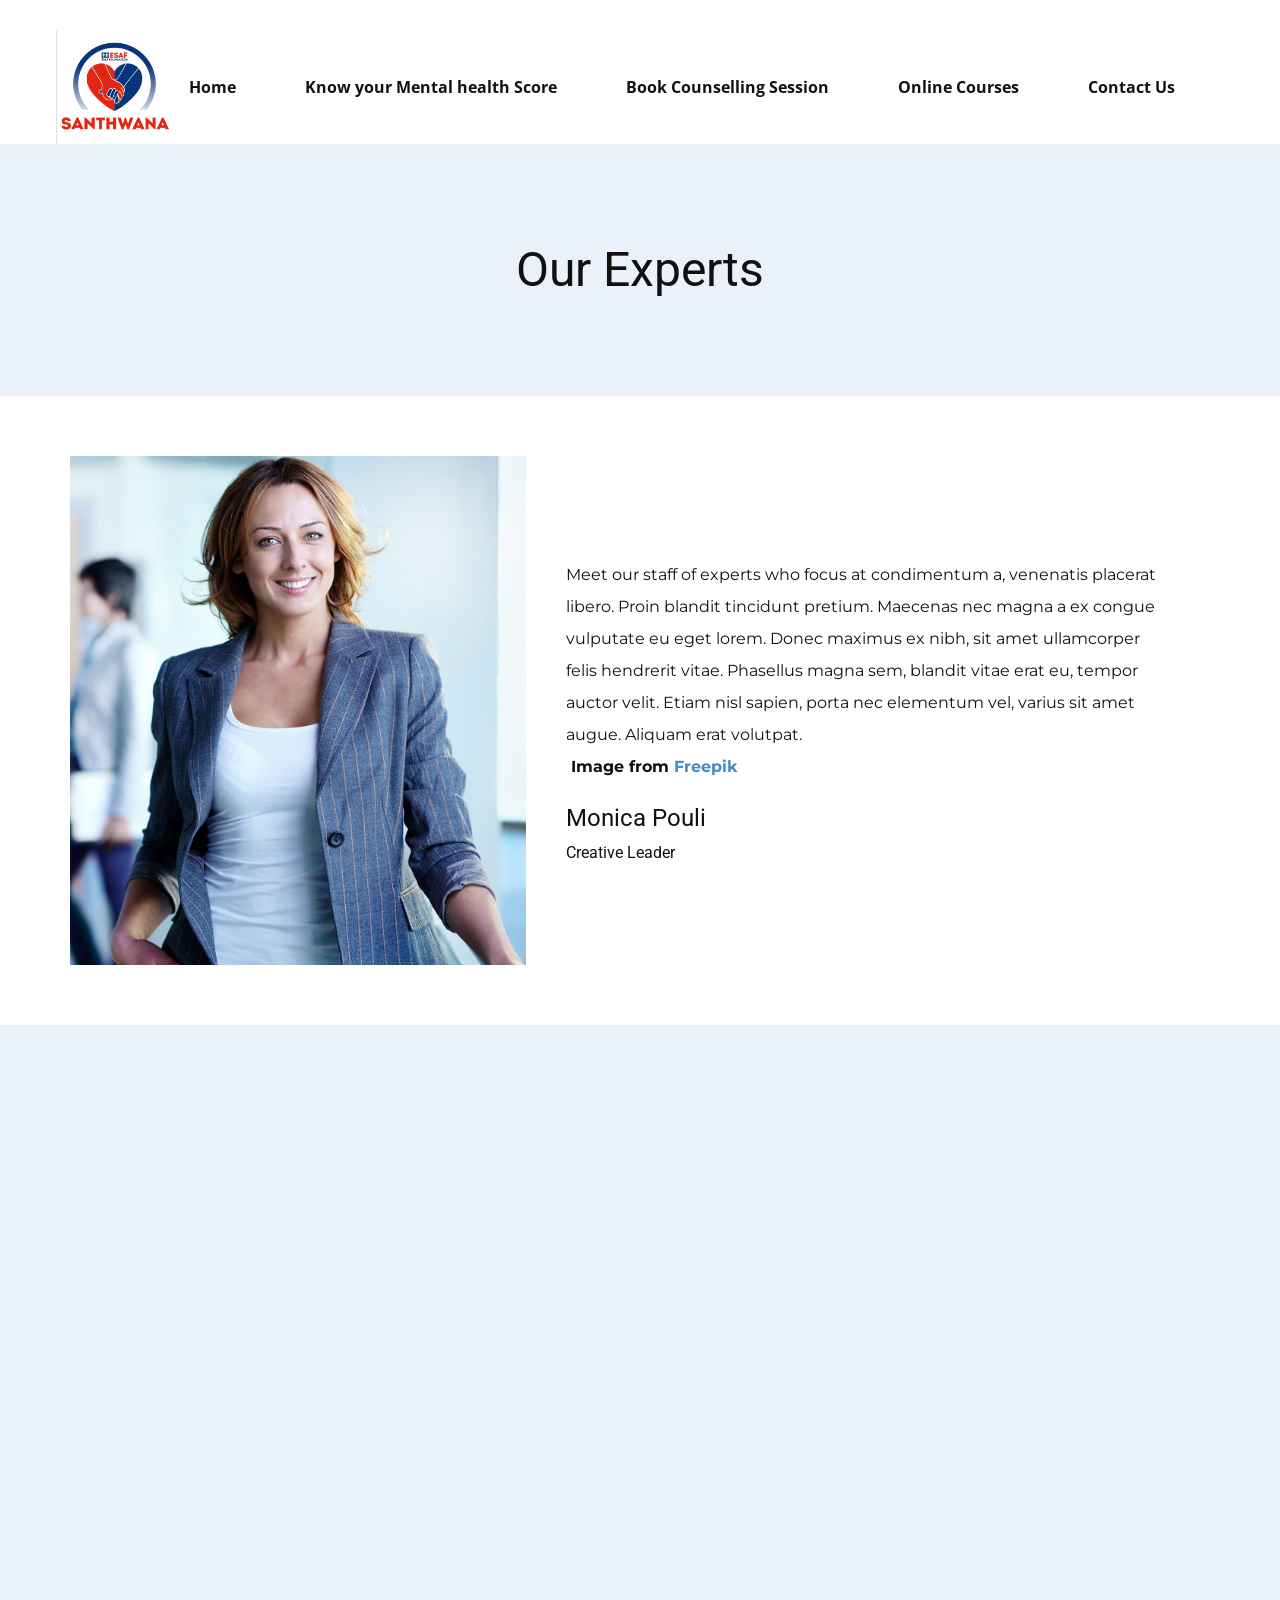
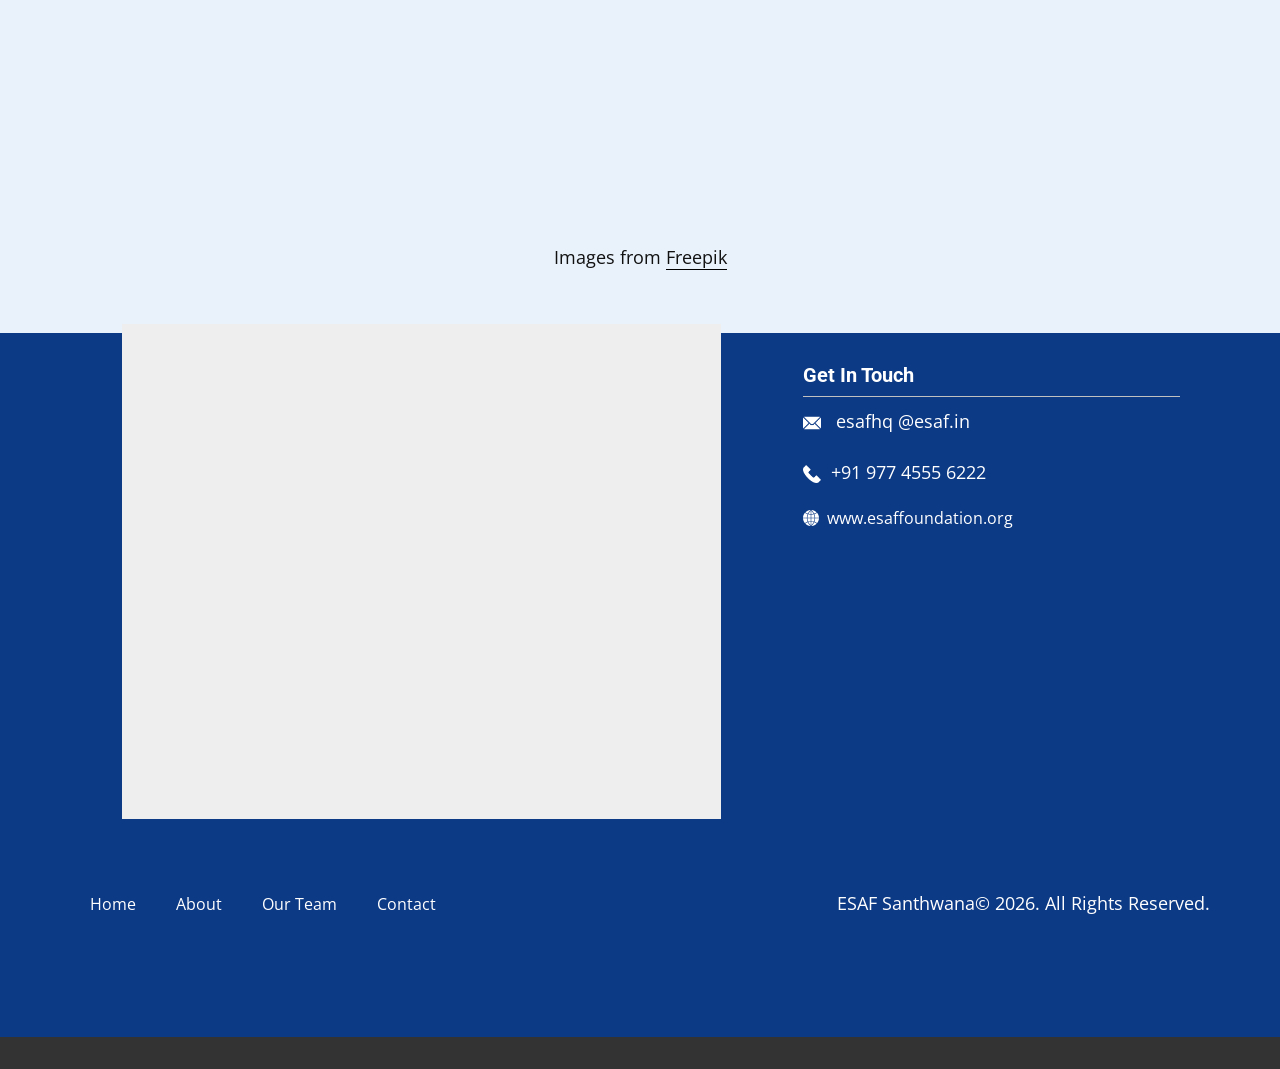
<file: Team.html>
<!DOCTYPE html>
<html style="font-size: 16px;" lang="en"><head>
    <meta name="viewport" content="width=device-width, initial-scale=1.0">
    <meta charset="utf-8">
    <meta name="keywords" content="​Our Experts, Our Amazing Team">
    <meta name="description" content="">
    <title>Team</title>
    <link rel="stylesheet" href="nicepage.css" media="screen">
<link rel="stylesheet" href="Team.css" media="screen">
    <script class="u-script" type="text/javascript" src="jquery.js" defer=""></script>
    <script class="u-script" type="text/javascript" src="nicepage.js" defer=""></script>
    <meta name="generator" content="Nicepage 8.6.2, nicepage.com">
    
    
    
    
    
    <link id="u-page-google-font" rel="stylesheet" href="https://fonts.googleapis.com/css2?display=swap&amp;family=Roboto:ital,wght@0,100;0,200;0,300;0,400;0,500;0,600;0,700;0,800;0,900;1,100;1,200;1,300;1,400;1,500;1,600;1,700;1,800;1,900&amp;family=Open+Sans:ital,wght@0,300;0,400;0,500;0,600;0,700;0,800;1,300;1,400;1,500;1,600;1,700;1,800&amp;family=Montserrat:ital,wght@0,100;0,200;0,300;0,400;0,500;0,600;0,700;0,800;0,900;1,100;1,200;1,300;1,400;1,500;1,600;1,700;1,800;1,900">
    <script type="application/ld+json">{
		"@context": "http://schema.org",
		"@type": "Organization",
		"name": ""
}</script>
    <meta name="theme-color" content="#478ac9">
    <meta property="og:title" content="Team">
    <meta property="og:type" content="website">
  <meta data-intl-tel-input-cdn-path="intlTelInput/"></head>
  <body data-path-to-root="./" data-include-products="false" class="u-body u-clearfix u-xl-mode" data-lang="en"><header class="u-clearfix u-header u-header" id="header"><div class="u-clearfix u-sheet u-sheet-1">
        <img class="u-image u-image-default u-preserve-proportions u-image-1" src="images/Logosanthwana.png" alt="" data-image-width="199" data-image-height="198">
        <nav class="u-menu u-menu-one-level u-offcanvas u-menu-1" role="navigation" aria-label="Menu navigation">
          <div class="menu-collapse" style="font-size: 1rem; letter-spacing: 0px; font-weight: 700;">
            <a class="u-button-style u-custom-left-right-menu-spacing u-custom-padding-bottom u-custom-text-hover-color u-custom-top-bottom-menu-spacing u-hamburger-link u-nav-link u-text-active-palette-1-base u-text-hover-palette-2-base" href="#" tabindex="-1" aria-label="Open menu" aria-controls="261f">
              <svg class="u-svg-link" viewBox="0 0 24 24"><use xlink:href="#menu-hamburger"></use></svg>
              <svg class="u-svg-content" version="1.1" id="menu-hamburger" viewBox="0 0 16 16" x="0px" y="0px" xmlns:xlink="http://www.w3.org/1999/xlink" xmlns="http://www.w3.org/2000/svg"><g><rect y="1" width="16" height="2"></rect><rect y="7" width="16" height="2"></rect><rect y="13" width="16" height="2"></rect>
</g></svg>
            </a>
          </div>
          <div class="u-custom-menu u-nav-container">
            <ul class="u-nav u-unstyled u-nav-1" role="menubar"><li role="none" class="u-nav-item"><a role="menuitem" class="u-button-style u-nav-link u-text-active-palette-1-base u-text-hover-palette-1-base u-nav-link-2" href="./">Home</a>
</li><li role="none" class="u-nav-item"><a tabindex="-1" role="menuitem" class="u-button-style u-nav-link u-text-active-palette-1-base u-text-hover-palette-1-base u-nav-link-2" href="https://bewinwilsonmathews.github.io/Santhwana/Santhwana.html" target="_blank">Know your Mental health Score</a>
</li><li role="none" class="u-nav-item"><a tabindex="-1" role="menuitem" class="u-button-style u-nav-link u-text-active-palette-1-base u-text-hover-palette-1-base u-nav-link-2" href="https://meetpro.club/studentmentor" target="_blank">Book Counselling Session</a>
</li><li role="none" class="u-nav-item"><a tabindex="-1" role="menuitem" class="u-button-style u-nav-link u-text-active-palette-1-base u-text-hover-palette-1-base u-nav-link-2" href="https://script.google.com/macros/s/AKfycbzLUiHWCuA23xT3r5N1A-uJz3avY5cB6EeaaajBGBmp5HIz8C4YGnMHK1bf3oDaUm6wXw/exec" target="_blank">Online Courses</a>
</li><li role="none" class="u-nav-item"><a tabindex="-1" role="menuitem" class="u-button-style u-nav-link u-text-active-palette-1-base u-text-hover-palette-1-base u-nav-link-2" href="./#block-17" data-page-id="1332116969" target="_blank">Contact Us</a>
</li></ul>
          </div>
          <div class="u-custom-menu u-nav-container-collapse" id="261f" role="region" aria-label="Menu panel">
            <div class="u-black u-container-style u-inner-container-layout u-opacity u-opacity-95 u-sidenav">
              <div class="u-inner-container-layout u-sidenav-overflow">
                <div class="u-menu-close" tabindex="-1" aria-label="Close menu"></div>
                <ul class="u-align-center u-nav u-popupmenu-items u-unstyled u-nav-2" role="menubar"><li role="none" class="u-nav-item"><a role="menuitem" class="u-button-style u-nav-link" href="./">Home</a>
</li><li role="none" class="u-nav-item"><a tabindex="-1" role="menuitem" class="u-button-style u-nav-link" href="https://bewinwilsonmathews.github.io/Santhwana/Santhwana.html" target="_blank">Know your Mental health Score</a>
</li><li role="none" class="u-nav-item"><a tabindex="-1" role="menuitem" class="u-button-style u-nav-link" href="https://meetpro.club/studentmentor" target="_blank">Book Counselling Session</a>
</li><li role="none" class="u-nav-item"><a tabindex="-1" role="menuitem" class="u-button-style u-nav-link" href="https://script.google.com/macros/s/AKfycbzLUiHWCuA23xT3r5N1A-uJz3avY5cB6EeaaajBGBmp5HIz8C4YGnMHK1bf3oDaUm6wXw/exec" target="_blank">Online Courses</a>
</li><li role="none" class="u-nav-item"><a tabindex="-1" role="menuitem" class="u-button-style u-nav-link" href="./#block-17" data-page-id="1332116969" target="_blank">Contact Us</a>
</li></ul>
              </div>
            </div>
            <div class="u-black u-menu-overlay u-opacity u-opacity-70"></div>
          </div>
        </nav>
      </div></header>
    <section class="u-clearfix u-container-align-center u-palette-1-light-3 u-section-1" id="block-1">
      <div class="u-clearfix u-sheet u-valign-middle u-sheet-1">
        <h2 class="u-align-center u-text u-text-default u-text-1"> Our Experts</h2>
      </div>
    </section>
    <section class="u-align-left u-clearfix u-container-align-left u-section-2" id="block-2">
      <div class="u-clearfix u-sheet u-valign-middle u-sheet-1">
        <div class="data-layout-selected u-clearfix u-expanded-width u-layout-wrap u-layout-wrap-1">
          <div class="u-layout">
            <div class="u-layout-row">
              <div class="u-align-left u-container-align-left u-container-style u-image u-layout-cell u-size-24-lg u-size-24-xl u-size-32-md u-size-32-sm u-size-32-xs u-image-1" data-image-width="1200" data-image-height="1448">
                <div class="u-container-layout u-container-layout-1"></div>
              </div>
              <div class="u-align-left u-container-align-left u-container-style u-layout-cell u-size-28-md u-size-28-sm u-size-28-xs u-size-36-lg u-size-36-xl u-layout-cell-2">
                <div class="u-container-layout u-valign-middle u-container-layout-2">
                  <p class="u-align-left u-custom-font u-font-montserrat u-text u-text-1"> Meet our staff of experts who focus at condimentum a, venenatis placerat libero. Proin blandit tincidunt pretium. Maecenas nec magna a ex congue vulputate eu eget lorem. Donec maximus ex nibh, sit amet ullamcorper felis hendrerit vitae. Phasellus magna sem, blandit vitae erat eu, tempor auctor velit. Etiam nisl sapien, porta nec elementum vel, varius sit amet augue. Aliquam erat volutpat.<br><span style="font-weight: 700;">&nbsp;Image from <a href="https://www.freepik.com/" class="u-active-none u-border-none u-btn u-button-link u-button-style u-hover-none u-none u-text-palette-1-base u-btn-1">Freepik</a></span>
                  </p>
                  <h4 class="u-align-left u-text u-text-default u-text-2"> Monica Pouli</h4>
                  <h5 class="u-align-left u-text u-text-default u-text-3">Creative Leader</h5>
                </div>
              </div>
            </div>
          </div>
        </div>
      </div>
    </section>
    <section class="u-align-center u-clearfix u-container-align-center u-palette-1-light-3 u-section-3" id="block-3">
      <div class="u-clearfix u-sheet u-valign-middle u-sheet-1">
        <h2 class="u-align-center u-text u-text-body-color u-text-default u-text-1" data-animation-name="customAnimationIn" data-animation-duration="1000">Our Amazing Team</h2>
        <div class="u-expanded-width u-layout-grid u-list u-list-1">
          <div class="u-repeater u-repeater-1">
            <div class="u-align-left u-container-align-left u-container-style u-list-item u-repeater-item u-shape-rectangle u-white u-list-item-1" data-animation-name="customAnimationIn" data-animation-duration="1500" data-animation-delay="500">
              <div class="u-container-layout u-similar-container u-container-layout-1">
                <img alt="" class="u-expanded-width-md u-expanded-width-sm u-expanded-width-xs u-image u-image-default u-image-1" data-image-width="626" data-image-height="417" src="images/woman4.jpg" data-animation-name="customAnimationIn" data-animation-duration="1250" data-animation-delay="250">
                <h3 class="u-text u-text-2"> Jennie Roberts</h3>
                <h6 class="u-text u-text-palette-1-base u-text-3"> Sr. Director of Programs</h6>
              </div>
            </div>
            <div class="u-align-left u-container-align-left u-container-style u-list-item u-repeater-item u-shape-rectangle u-white u-list-item-2" data-animation-name="customAnimationIn" data-animation-duration="1500" data-animation-delay="500">
              <div class="u-container-layout u-similar-container u-container-layout-2">
                <img alt="" class="u-expanded-width-md u-expanded-width-sm u-expanded-width-xs u-image u-image-default u-image-2" data-image-width="626" data-image-height="417" src="images/ddddddd.jpg" data-animation-name="customAnimationIn" data-animation-duration="1250" data-animation-delay="250">
                <h3 class="u-text u-text-4"> James Oliver</h3>
                <h6 class="u-text u-text-palette-1-base u-text-5"> Associate Director of Programs</h6>
              </div>
            </div>
            <div class="u-align-left u-container-align-left u-container-style u-list-item u-repeater-item u-shape-rectangle u-white u-list-item-3" data-animation-name="customAnimationIn" data-animation-duration="1500" data-animation-delay="500">
              <div class="u-container-layout u-similar-container u-container-layout-3">
                <img alt="" class="u-expanded-width-md u-expanded-width-sm u-expanded-width-xs u-image u-image-default u-image-3" data-image-width="626" data-image-height="417" src="images/woman8.jpg" data-animation-name="customAnimationIn" data-animation-duration="1250" data-animation-delay="250">
                <h3 class="u-text u-text-6"> Ann Richmond</h3>
                <h6 class="u-text u-text-palette-1-base u-text-7"> Education Manager</h6>
              </div>
            </div>
            <div class="u-align-left u-container-align-left u-container-style u-list-item u-repeater-item u-shape-rectangle u-white u-list-item-4" data-animation-name="customAnimationIn" data-animation-duration="1500" data-animation-delay="500">
              <div class="u-container-layout u-similar-container u-container-layout-4">
                <img alt="" class="u-expanded-width-md u-expanded-width-sm u-expanded-width-xs u-image u-image-default u-image-4" data-image-width="626" data-image-height="417" src="images/woman9.jpg" data-animation-name="customAnimationIn" data-animation-duration="1250" data-animation-delay="250">
                <h3 class="u-text u-text-8"> Mila Parker</h3>
                <h6 class="u-text u-text-palette-1-base u-text-9"> Office Manager</h6>
              </div>
            </div>
          </div>
        </div>
        <p class="u-align-center u-text u-text-default u-text-10">Images from <a href="https://freepik.com/photos/people" class="u-active-none u-border-1 u-border-active-palette-1-base u-border-black u-border-hover-palette-1-base u-border-no-left u-border-no-right u-border-no-top u-btn u-button-link u-button-style u-hover-none u-none u-text-body-color u-btn-1">Freepik</a>
        </p>
      </div>
    </section>
    
    
    
    <footer class="u-align-center-sm u-align-center-xs u-clearfix u-color-var u-footer u-footer" id="footer"><div class="u-clearfix u-sheet u-sheet-1">
        <div class="data-layout-selected u-clearfix u-expanded-width u-layout-wrap u-layout-wrap-1">
          <div class="u-gutter-0 u-layout">
            <div class="u-layout-row">
              <div class="u-container-style u-layout-cell u-shape-rectangle u-size-18-xxl u-size-37 u-layout-cell-1">
                <div class="u-container-layout u-valign-top-lg u-valign-top-md u-valign-top-sm u-valign-top-xs u-container-layout-1">
                  <div class="custom-expanded u-grey-light-2 u-map u-map-1">
                    <div class="embed-responsive">
                      <iframe class="embed-responsive-item" src="https://www.google.com/maps/embed?pb=!1m18!1m12!1m3!1d502092.08882120444!2d75.64968288906248!3d10.532574000000007!2m3!1f0!2f0!3f0!3m2!1i1024!2i768!4f13.1!3m3!1m2!1s0x3ba7ef22c341648f%3A0xb27d6c3a1570b062!2sESAF%20Foundation%20Office!5e0!3m2!1sen!2sin!4v1786616922017!5m2!1sen!2sin" data-map="[base64]"></iframe>
                    </div>
                  </div>
                </div>
              </div>
              <div class="u-container-style u-layout-cell u-shape-rectangle u-size-16-xxl u-size-23 u-layout-cell-2">
                <div class="u-container-layout u-valign-top u-container-layout-2">
                  <h5 class="u-align-left u-text u-text-white u-text-1"> Get In Touch</h5>
                  <div class="u-align-left u-border-1 u-border-grey-25 u-border-no-bottom u-border-no-left u-expanded-width u-line u-line-horizontal u-line-1" data-animation-name="" data-animation-duration="0" data-animation-delay="0" data-animation-direction=""></div>
                  <p class="u-align-left u-text u-text-default u-text-2"><span class="u-file-icon u-icon u-text-white u-icon-1"><img src="images/2-a85e65c4.png" alt=""></span>&nbsp; <a href="mailto:hi@car.repair.com" class="u-active-none u-border-1 u-border-active-white u-border-hover-white u-border-no-left u-border-no-right u-border-no-top u-btn u-button-link u-button-style u-hover-none u-none u-text-active-grey-10 u-text-body-alt-color u-text-hover-grey-10 u-btn-1" data-animation-name="" data-animation-duration="0" data-animation-delay="0" data-animation-direction="">esafhq @esaf.in</a>
                  </p>
                  <p class="u-align-left u-text u-text-3">
                    <a href="tel:+12345678910" class="u-active-none u-border-1 u-border-active-white u-border-hover-white u-border-no-left u-border-no-right u-border-no-top u-btn u-button-link u-button-style u-hover-none u-none u-text-active-grey-10 u-text-body-alt-color u-text-hover-grey-10 u-btn-2" data-animation-name="" data-animation-duration="0" data-animation-delay="0" data-animation-direction=""><span class="u-file-icon u-icon u-text-white u-icon-2"><img src="images/3-c91f3b92.png" alt=""></span> +91&nbsp;977 4555 6222
                    </a>
                  </p>
                  <a href="mailto:hi@car.repair.com" class="u-active-none u-border-1 u-border-active-white u-border-hover-white u-border-no-left u-border-no-right u-border-no-top u-btn u-button-link u-button-style u-hover-none u-none u-text-active-grey-10 u-text-body-alt-color u-text-hover-grey-10 u-btn-3" data-animation-name="" data-animation-duration="0" data-animation-delay="0" data-animation-direction=""><span class="u-icon"><svg class="u-svg-content" viewBox="0 0 57.949 57.949" x="0px" y="0px" style="width: 1em; height: 1em;"><g><path d="M29.975,27.985h11.972c-0.123-4.348-1.033-8.567-2.664-12.477c-3.01,0.874-6.131,1.355-9.308,1.44V27.985z"></path><path d="M40.384,13.057c2.928-1.01,5.731-2.392,8.328-4.169l0.653-0.5C44.588,3.658,38.18,0.58,31.071,0.069L30.553,0.49
		C34.767,3.979,38.099,8.268,40.384,13.057z"></path><path d="M29.975,2.628v12.32c2.891-0.082,5.731-0.513,8.473-1.283C36.421,9.505,33.557,5.753,29.975,2.628z"></path><path d="M41.531,42.202c3.13,1.132,6.12,2.668,8.885,4.639l0.868,0.65c3.976-4.785,6.439-10.866,6.665-17.505H43.947
		C43.834,34.224,43.006,38.343,41.531,42.202z"></path><path d="M9.237,8.888c2.597,1.777,5.401,3.158,8.328,4.169c2.285-4.788,5.617-9.077,9.832-12.567l-0.518-0.421
		c-7.125,0.512-13.547,3.603-18.328,8.35L9.237,8.888z"></path><path d="M27.975,2.628c-3.583,3.125-6.446,6.878-8.473,11.036c2.742,0.77,5.582,1.202,8.473,1.283V2.628z"></path><path d="M14.003,29.985H0c0.227,6.639,2.689,12.719,6.665,17.505l0.85-0.635c2.775-1.977,5.771-3.518,8.906-4.652
		C14.943,38.341,14.116,34.222,14.003,29.985z"></path><path d="M16.752,14.89c-3.037-1.064-5.945-2.505-8.644-4.351L7.17,9.897C2.901,14.768,0.236,21.072,0,27.985h14.003
		C14.124,23.425,15.061,18.997,16.752,14.89z"></path><path d="M16.003,27.985h11.972V16.948c-3.179-0.085-6.301-0.566-9.309-1.438C17.035,19.419,16.125,23.637,16.003,27.985z"></path><path d="M27.297,57.391c-4.419-3.695-7.841-8.259-10.111-13.341c-2.992,1.074-5.851,2.538-8.492,4.42l-0.689,0.515
		c4.774,5.003,11.31,8.304,18.605,8.896L27.297,57.391z"></path><path d="M27.975,40.023V29.985H16.003c0.113,4.019,0.905,7.924,2.313,11.58C21.429,40.627,24.669,40.111,27.975,40.023z"></path><path d="M49.236,48.456c-2.631-1.875-5.482-3.335-8.469-4.406c-2.272,5.094-5.698,9.662-10.113,13.344l0.685,0.487
		c7.295-0.592,13.832-3.892,18.606-8.895L49.236,48.456z"></path><path d="M49.885,10.507c-2.72,1.862-5.643,3.311-8.689,4.38c1.692,4.108,2.629,8.537,2.751,13.098h14.003
		c-0.237-6.935-2.917-13.256-7.209-18.133L49.885,10.507z"></path><path d="M27.975,55.342V42.023c-3.039,0.085-6.016,0.556-8.882,1.4C21.136,47.932,24.141,51.998,27.975,55.342z"></path><path d="M41.947,29.985H29.975v10.038c3.307,0.088,6.548,0.604,9.662,1.542C41.041,37.91,41.833,34.005,41.947,29.985z"></path><path d="M38.86,43.423c-2.866-0.844-5.845-1.314-8.885-1.4v13.323C33.806,52.013,36.814,47.943,38.86,43.423z"></path>
</g></svg></span>&nbsp;&nbsp;www.esaffoundation.org 
                  </a>
                </div>
              </div>
            </div>
          </div>
        </div>
        <div class="data-layout-selected u-clearfix u-expanded-width u-layout-custom-xs u-layout-wrap u-layout-wrap-2">
          <div class="u-layout">
            <div class="u-layout-row">
              <div class="u-container-style u-layout-cell u-size-14-xs u-size-30-lg u-size-30-xl u-size-30-xxl u-size-60-md u-size-60-sm u-layout-cell-3">
                <div class="u-container-layout u-valign-middle u-container-layout-3">
                  <nav class="u-menu u-menu-one-level u-offcanvas u-menu-1" data-responsive-from="XS" role="navigation">
                    <div class="menu-collapse">
                      <a class="u-button-style u-custom-text-color u-hamburger-link u-nav-link" aria-label="Open menu" aria-controls="e226" href="#">
                        <svg class="u-svg-link" viewBox="0 0 24 24"><use xlink:href="#svg-23e0"></use></svg>
                        <svg class="u-svg-content" version="1.1" id="svg-23e0" viewBox="0 0 16 16" x="0px" y="0px" xmlns:xlink="http://www.w3.org/1999/xlink" xmlns="http://www.w3.org/2000/svg"><g><rect y="1" width="16" height="2"></rect><rect y="7" width="16" height="2"></rect><rect y="13" width="16" height="2"></rect>
</g></svg>
                      </a>
                    </div>
                    <div class="u-custom-menu u-nav-container">
                      <ul class="u-nav u-unstyled" role="menubar"><li role="none" class="u-nav-item"><a tabindex="-1" role="menuitem" class="u-button-style u-nav-link u-text-white" href="#" aria-haspopup="true">Home</a>
</li><li role="none" class="u-nav-item"><a tabindex="-1" role="menuitem" class="u-button-style u-nav-link u-text-white" href="#">About</a>
</li><li role="none" class="u-nav-item"><a tabindex="-1" role="menuitem" class="u-button-style u-nav-link u-text-white" href="#">Our Team</a>
</li><li role="none" class="u-nav-item"><a tabindex="-1" role="menuitem" class="u-button-style u-nav-link u-text-white" href="#">Contact</a>
</li></ul>
                    </div>
                    <div id="e226" role="region" aria-label="Menu panel" class="u-custom-menu u-nav-container-collapse">
                      <div class="u-black u-container-style u-inner-container-layout u-opacity u-opacity-95 u-sidenav">
                        <div class="u-inner-container-layout u-sidenav-overflow">
                          <div class="u-menu-close" aria-label="Close menu"></div>
                          <ul class="u-align-center u-nav u-popupmenu-items u-unstyled u-nav-2" role="menubar"><li role="none" class="u-nav-item"><a tabindex="-1" role="menuitem" class="u-button-style u-nav-link" href="#" aria-haspopup="true">Home</a>
</li><li role="none" class="u-nav-item"><a tabindex="-1" role="menuitem" class="u-button-style u-nav-link" href="#">About</a>
</li><li role="none" class="u-nav-item"><a tabindex="-1" role="menuitem" class="u-button-style u-nav-link" href="#">Our Team</a>
</li><li role="none" class="u-nav-item"><a tabindex="-1" role="menuitem" class="u-button-style u-nav-link" href="#">Contact</a>
</li></ul>
                        </div>
                      </div>
                      <div class="u-black u-menu-overlay u-opacity u-opacity-70"></div>
                    </div>
                    <style class="menu-style">@media (max-width: 539px) {
                    [data-responsive-from="XS"] .u-nav-container {
                        display: none;
                    }
                    [data-responsive-from="XS"] .menu-collapse {
                        display: block;
                    }
                }</style>
                  </nav>
                </div>
              </div>
              <div class="u-container-align-left-md u-container-align-left-sm u-container-align-right-lg u-container-align-right-xl u-container-align-right-xxl u-container-style u-layout-cell u-size-30-lg u-size-30-xl u-size-30-xxl u-size-46-xs u-size-60-md u-size-60-sm u-layout-cell-4">
                <div class="u-container-layout u-valign-bottom-xs u-valign-middle-lg u-valign-middle-md u-valign-middle-sm u-valign-middle-xl u-container-layout-4">
                  <p class="u-align-left-md u-align-left-sm u-align-left-xs u-align-right-lg u-align-right-xl u-align-right-xxl u-text u-text-default-lg u-text-default-md u-text-default-sm u-text-default-xl u-text-white u-text-4">ESAF Santhwana© 2026. All Rights Reserved.</p>
                </div>
              </div>
            </div>
          </div>
        </div>
      </div></footer>
    <section class="u-backlink u-clearfix u-grey-80"></section>
  
</body></html>
</file>
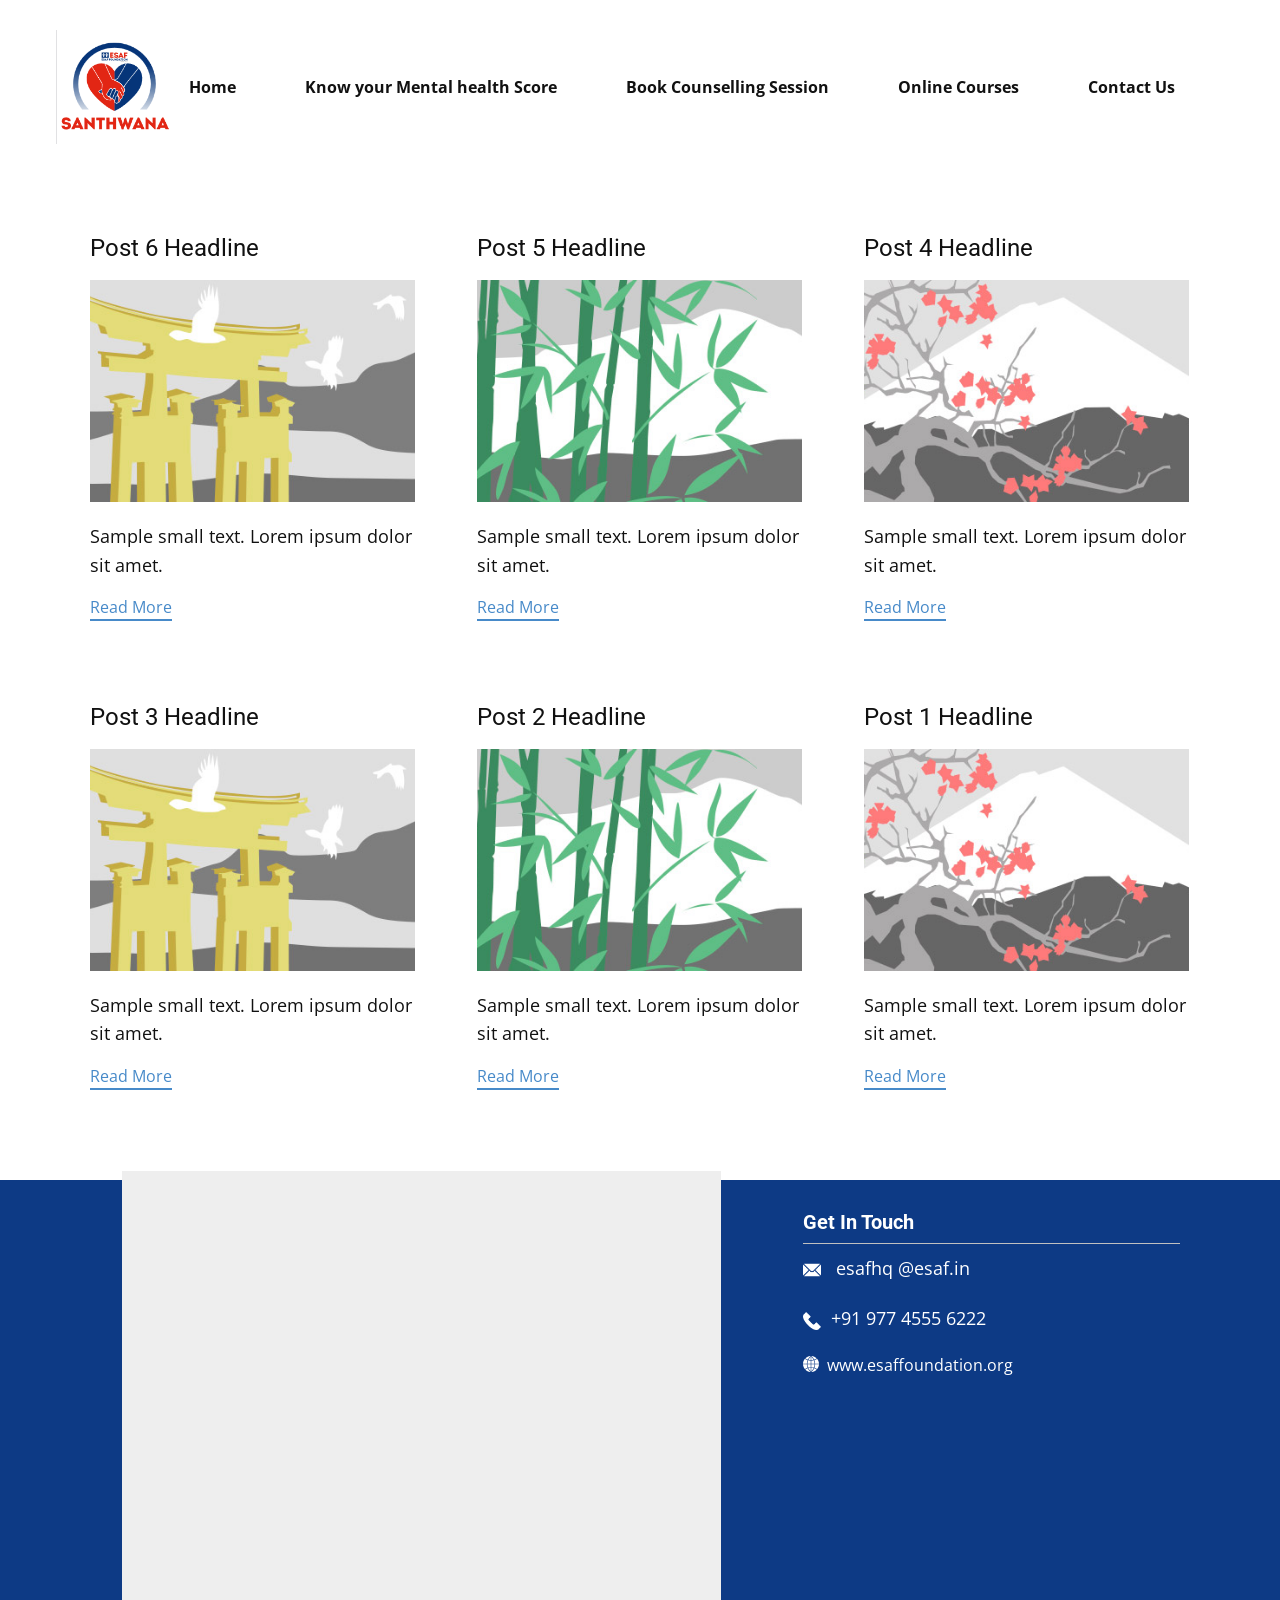
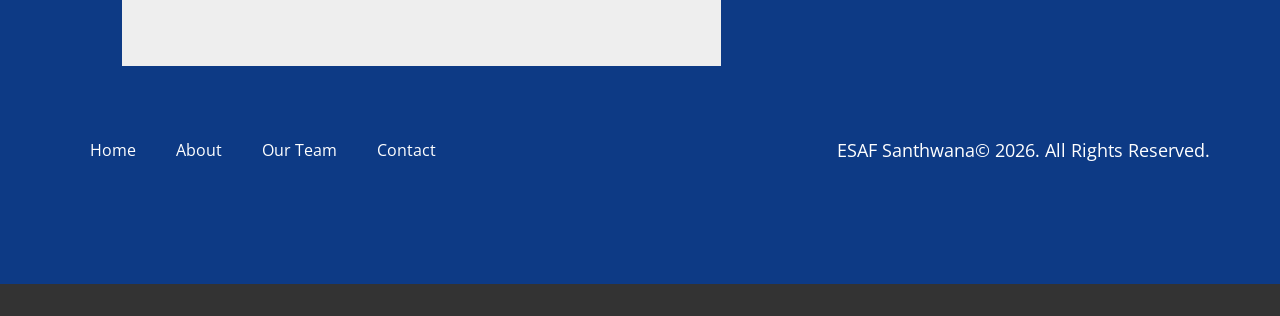
<file: blog/blog.html>
<!DOCTYPE html>
<html style="font-size: 16px;" lang="en"><head>
    <meta name="viewport" content="width=device-width, initial-scale=1.0">
    <meta charset="utf-8">
    <meta name="keywords" content="">
    <meta name="description" content="">
    <title>Blog</title>
    <link rel="stylesheet" href="../nicepage.css" media="screen">
<link rel="stylesheet" href="../Blog-Template.css" media="screen">
    <script class="u-script" type="text/javascript" src="../jquery.js" defer=""></script>
    <script class="u-script" type="text/javascript" src="../nicepage.js" defer=""></script>
    <meta name="generator" content="Nicepage 8.6.2, nicepage.com">
    
    
    
    <link id="u-page-google-font" rel="stylesheet" href="https://fonts.googleapis.com/css2?display=swap&amp;family=Roboto:ital,wght@0,100;0,200;0,300;0,400;0,500;0,600;0,700;0,800;0,900;1,100;1,200;1,300;1,400;1,500;1,600;1,700;1,800;1,900&amp;family=Open+Sans:ital,wght@0,300;0,400;0,500;0,600;0,700;0,800;1,300;1,400;1,500;1,600;1,700;1,800">
    <script type="application/ld+json">{
		"@context": "http://schema.org",
		"@type": "Organization",
		"name": ""
}</script>
    <meta name="theme-color" content="#478ac9">
  <meta data-intl-tel-input-cdn-path="intlTelInput/"></head>
  <body data-path-to-root="../" data-include-products="false" class="u-body u-xl-mode" data-lang="en"><header class="u-clearfix u-header u-header" id="header"><div class="u-clearfix u-sheet u-sheet-1">
        <img class="u-image u-image-default u-preserve-proportions u-image-1" src="../images/Logosanthwana.png" alt="" data-image-width="199" data-image-height="198">
        <nav class="u-menu u-menu-one-level u-offcanvas u-menu-1" role="navigation" aria-label="Menu navigation">
          <div class="menu-collapse" style="font-size: 1rem; letter-spacing: 0px; font-weight: 700;">
            <a class="u-button-style u-custom-left-right-menu-spacing u-custom-padding-bottom u-custom-text-hover-color u-custom-top-bottom-menu-spacing u-hamburger-link u-nav-link u-text-active-palette-1-base u-text-hover-palette-2-base" href="#" tabindex="-1" aria-label="Open menu" aria-controls="261f">
              <svg class="u-svg-link" viewBox="0 0 24 24"><use xlink:href="#menu-hamburger"></use></svg>
              <svg class="u-svg-content" version="1.1" id="menu-hamburger" viewBox="0 0 16 16" x="0px" y="0px" xmlns:xlink="http://www.w3.org/1999/xlink" xmlns="http://www.w3.org/2000/svg"><g><rect y="1" width="16" height="2"></rect><rect y="7" width="16" height="2"></rect><rect y="13" width="16" height="2"></rect>
</g></svg>
            </a>
          </div>
          <div class="u-custom-menu u-nav-container">
            <ul class="u-nav u-unstyled u-nav-1" role="menubar"><li role="none" class="u-nav-item"><a role="menuitem" class="u-button-style u-nav-link u-text-active-palette-1-base u-text-hover-palette-1-base u-nav-link-2" href="../">Home</a>
</li><li role="none" class="u-nav-item"><a tabindex="-1" role="menuitem" class="u-button-style u-nav-link u-text-active-palette-1-base u-text-hover-palette-1-base u-nav-link-2" href="https://bewinwilsonmathews.github.io/Santhwana/Santhwana.html" target="_blank">Know your Mental health Score</a>
</li><li role="none" class="u-nav-item"><a tabindex="-1" role="menuitem" class="u-button-style u-nav-link u-text-active-palette-1-base u-text-hover-palette-1-base u-nav-link-2" href="https://meetpro.club/studentmentor" target="_blank">Book Counselling Session</a>
</li><li role="none" class="u-nav-item"><a tabindex="-1" role="menuitem" class="u-button-style u-nav-link u-text-active-palette-1-base u-text-hover-palette-1-base u-nav-link-2" href="https://script.google.com/macros/s/AKfycbzLUiHWCuA23xT3r5N1A-uJz3avY5cB6EeaaajBGBmp5HIz8C4YGnMHK1bf3oDaUm6wXw/exec" target="_blank">Online Courses</a>
</li><li role="none" class="u-nav-item"><a tabindex="-1" role="menuitem" class="u-button-style u-nav-link u-text-active-palette-1-base u-text-hover-palette-1-base u-nav-link-2" href="../#block-17" data-page-id="1332116969" target="_blank">Contact Us</a>
</li></ul>
          </div>
          <div class="u-custom-menu u-nav-container-collapse" id="261f" role="region" aria-label="Menu panel">
            <div class="u-black u-container-style u-inner-container-layout u-opacity u-opacity-95 u-sidenav">
              <div class="u-inner-container-layout u-sidenav-overflow">
                <div class="u-menu-close" tabindex="-1" aria-label="Close menu"></div>
                <ul class="u-align-center u-nav u-popupmenu-items u-unstyled u-nav-2" role="menubar"><li role="none" class="u-nav-item"><a role="menuitem" class="u-button-style u-nav-link" href="../">Home</a>
</li><li role="none" class="u-nav-item"><a tabindex="-1" role="menuitem" class="u-button-style u-nav-link" href="https://bewinwilsonmathews.github.io/Santhwana/Santhwana.html" target="_blank">Know your Mental health Score</a>
</li><li role="none" class="u-nav-item"><a tabindex="-1" role="menuitem" class="u-button-style u-nav-link" href="https://meetpro.club/studentmentor" target="_blank">Book Counselling Session</a>
</li><li role="none" class="u-nav-item"><a tabindex="-1" role="menuitem" class="u-button-style u-nav-link" href="https://script.google.com/macros/s/AKfycbzLUiHWCuA23xT3r5N1A-uJz3avY5cB6EeaaajBGBmp5HIz8C4YGnMHK1bf3oDaUm6wXw/exec" target="_blank">Online Courses</a>
</li><li role="none" class="u-nav-item"><a tabindex="-1" role="menuitem" class="u-button-style u-nav-link" href="../#block-17" data-page-id="1332116969" target="_blank">Contact Us</a>
</li></ul>
              </div>
            </div>
            <div class="u-black u-menu-overlay u-opacity u-opacity-70"></div>
          </div>
        </nav>
      </div></header>
    <section class="u-clearfix u-section-1" id="block-2">
      <div class="u-clearfix u-sheet u-valign-middle u-sheet-1"><!--blog--><!--blog_options_json--><!--{"type":"Recent","source":"","tags":"","count":""}--><!--/blog_options_json-->
        <div class="u-blog u-expanded-width u-repeater u-repeater-1" data-blog-id="blog-1"><!--blog_post-->
          <div class="u-blog-post u-container-style u-repeater-item u-white u-repeater-item-1"><meta name="twitter:description" content="Sample small text. Lorem ipsum dolor sit amet."><meta name="description" content="Sample small text. Lorem ipsum dolor sit amet."><meta property="og:type" content="article"><meta property="og:title" content="Post 6 Headline"><meta property="og:description" content="Sample small text. Lorem ipsum dolor sit amet."><meta property="og:image" content="../images/8ad73f3c.jpeg">
            <div class="u-container-layout u-similar-container u-valign-top u-container-layout-1"><!--blog_post_header-->
              <h4 class="u-blog-control u-text u-text-1">
                <a class="u-post-header-link" href="../blog/post-5.html">Post 6 Headline</a>
              </h4><!--/blog_post_header--><!--blog_post_image-->
              <img alt="" class="u-blog-control u-expanded-width u-image u-image-default u-image-1" src="../images/8ad73f3c.jpeg" data-href="../blog/post-5.html"><!--/blog_post_image--><!--blog_post_content-->
              <div class="u-blog-control u-post-content u-text u-text-2 fr-view">Sample small text. Lorem ipsum dolor sit amet.</div><!--/blog_post_content--><!--blog_post_readmore-->
              <a href="../blog/post-5.html" class="u-blog-control u-border-2 u-border-palette-1-base u-btn u-btn-rectangle u-button-style u-none u-btn-1"><!--blog_post_readmore_content--><!--options_json--><!--{"content":"","defaultValue":"Read More"}--><!--/options_json-->Read More<!--/blog_post_readmore_content--></a><!--/blog_post_readmore-->
            </div>
          </div><div class="u-blog-post u-container-style u-repeater-item u-video-cover u-white"><meta name="twitter:description" content="Sample small text. Lorem ipsum dolor sit amet."><meta name="description" content="Sample small text. Lorem ipsum dolor sit amet."><meta property="og:type" content="article"><meta property="og:title" content="Post 5 Headline"><meta property="og:description" content="Sample small text. Lorem ipsum dolor sit amet."><meta property="og:image" content="../images/68f64b9d.jpeg">
            <div class="u-container-layout u-similar-container u-valign-top u-container-layout-2"><!--blog_post_header-->
              <h4 class="u-blog-control u-text u-text-3">
                <a class="u-post-header-link" href="../blog/post-4.html">Post 5 Headline</a>
              </h4><!--/blog_post_header--><!--blog_post_image-->
              <img alt="" class="u-blog-control u-expanded-width u-image u-image-default u-image-2" src="../images/68f64b9d.jpeg" data-href="../blog/post-4.html"><!--/blog_post_image--><!--blog_post_content-->
              <div class="u-blog-control u-post-content u-text u-text-4 fr-view">Sample small text. Lorem ipsum dolor sit amet.</div><!--/blog_post_content--><!--blog_post_readmore-->
              <a href="../blog/post-4.html" class="u-blog-control u-border-2 u-border-palette-1-base u-btn u-btn-rectangle u-button-style u-none u-btn-2"><!--blog_post_readmore_content--><!--options_json--><!--{"content":"","defaultValue":"Read More"}--><!--/options_json-->Read More<!--/blog_post_readmore_content--></a><!--/blog_post_readmore-->
            </div>
          </div><div class="u-blog-post u-container-style u-repeater-item u-video-cover u-white"><meta name="twitter:description" content="Sample small text. Lorem ipsum dolor sit amet."><meta name="description" content="Sample small text. Lorem ipsum dolor sit amet."><meta property="og:type" content="article"><meta property="og:title" content="Post 4 Headline"><meta property="og:description" content="Sample small text. Lorem ipsum dolor sit amet."><meta property="og:image" content="../images/0fd3416c.jpeg">
            <div class="u-container-layout u-similar-container u-valign-top u-container-layout-3"><!--blog_post_header-->
              <h4 class="u-blog-control u-text u-text-5">
                <a class="u-post-header-link" href="../blog/post-3.html">Post 4 Headline</a>
              </h4><!--/blog_post_header--><!--blog_post_image-->
              <img alt="" class="u-blog-control u-expanded-width u-image u-image-default u-image-3" src="../images/0fd3416c.jpeg" data-href="../blog/post-3.html"><!--/blog_post_image--><!--blog_post_content-->
              <div class="u-blog-control u-post-content u-text u-text-6 fr-view">Sample small text. Lorem ipsum dolor sit amet.</div><!--/blog_post_content--><!--blog_post_readmore-->
              <a href="../blog/post-3.html" class="u-blog-control u-border-2 u-border-palette-1-base u-btn u-btn-rectangle u-button-style u-none u-btn-3"><!--blog_post_readmore_content--><!--options_json--><!--{"content":"","defaultValue":"Read More"}--><!--/options_json-->Read More<!--/blog_post_readmore_content--></a><!--/blog_post_readmore-->
            </div>
          </div><div class="u-blog-post u-container-style u-repeater-item u-white u-repeater-item-1"><meta name="twitter:description" content="Sample small text. Lorem ipsum dolor sit amet."><meta name="description" content="Sample small text. Lorem ipsum dolor sit amet."><meta property="og:type" content="article"><meta property="og:title" content="Post 3 Headline"><meta property="og:description" content="Sample small text. Lorem ipsum dolor sit amet."><meta property="og:image" content="../images/8ad73f3c.jpeg">
            <div class="u-container-layout u-similar-container u-valign-top u-container-layout-1"><!--blog_post_header-->
              <h4 class="u-blog-control u-text u-text-1">
                <a class="u-post-header-link" href="../blog/post-2.html">Post 3 Headline</a>
              </h4><!--/blog_post_header--><!--blog_post_image-->
              <img alt="" class="u-blog-control u-expanded-width u-image u-image-default u-image-1" src="../images/8ad73f3c.jpeg" data-href="../blog/post-2.html"><!--/blog_post_image--><!--blog_post_content-->
              <div class="u-blog-control u-post-content u-text u-text-2 fr-view">Sample small text. Lorem ipsum dolor sit amet.</div><!--/blog_post_content--><!--blog_post_readmore-->
              <a href="../blog/post-2.html" class="u-blog-control u-border-2 u-border-palette-1-base u-btn u-btn-rectangle u-button-style u-none u-btn-1"><!--blog_post_readmore_content--><!--options_json--><!--{"content":"","defaultValue":"Read More"}--><!--/options_json-->Read More<!--/blog_post_readmore_content--></a><!--/blog_post_readmore-->
            </div>
          </div><div class="u-blog-post u-container-style u-repeater-item u-video-cover u-white"><meta name="twitter:description" content="Sample small text. Lorem ipsum dolor sit amet."><meta name="description" content="Sample small text. Lorem ipsum dolor sit amet."><meta property="og:type" content="article"><meta property="og:title" content="Post 2 Headline"><meta property="og:description" content="Sample small text. Lorem ipsum dolor sit amet."><meta property="og:image" content="../images/68f64b9d.jpeg">
            <div class="u-container-layout u-similar-container u-valign-top u-container-layout-2"><!--blog_post_header-->
              <h4 class="u-blog-control u-text u-text-3">
                <a class="u-post-header-link" href="../blog/post-1.html">Post 2 Headline</a>
              </h4><!--/blog_post_header--><!--blog_post_image-->
              <img alt="" class="u-blog-control u-expanded-width u-image u-image-default u-image-2" src="../images/68f64b9d.jpeg" data-href="../blog/post-1.html"><!--/blog_post_image--><!--blog_post_content-->
              <div class="u-blog-control u-post-content u-text u-text-4 fr-view">Sample small text. Lorem ipsum dolor sit amet.</div><!--/blog_post_content--><!--blog_post_readmore-->
              <a href="../blog/post-1.html" class="u-blog-control u-border-2 u-border-palette-1-base u-btn u-btn-rectangle u-button-style u-none u-btn-2"><!--blog_post_readmore_content--><!--options_json--><!--{"content":"","defaultValue":"Read More"}--><!--/options_json-->Read More<!--/blog_post_readmore_content--></a><!--/blog_post_readmore-->
            </div>
          </div><div class="u-blog-post u-container-style u-repeater-item u-video-cover u-white"><meta name="twitter:description" content="Sample small text. Lorem ipsum dolor sit amet."><meta name="description" content="Sample small text. Lorem ipsum dolor sit amet."><meta property="og:type" content="article"><meta property="og:title" content="Post 1 Headline"><meta property="og:description" content="Sample small text. Lorem ipsum dolor sit amet."><meta property="og:image" content="../images/0fd3416c.jpeg">
            <div class="u-container-layout u-similar-container u-valign-top u-container-layout-3"><!--blog_post_header-->
              <h4 class="u-blog-control u-text u-text-5">
                <a class="u-post-header-link" href="../blog/post.html">Post 1 Headline</a>
              </h4><!--/blog_post_header--><!--blog_post_image-->
              <img alt="" class="u-blog-control u-expanded-width u-image u-image-default u-image-3" src="../images/0fd3416c.jpeg" data-href="../blog/post.html"><!--/blog_post_image--><!--blog_post_content-->
              <div class="u-blog-control u-post-content u-text u-text-6 fr-view">Sample small text. Lorem ipsum dolor sit amet.</div><!--/blog_post_content--><!--blog_post_readmore-->
              <a href="../blog/post.html" class="u-blog-control u-border-2 u-border-palette-1-base u-btn u-btn-rectangle u-button-style u-none u-btn-3"><!--blog_post_readmore_content--><!--options_json--><!--{"content":"","defaultValue":"Read More"}--><!--/options_json-->Read More<!--/blog_post_readmore_content--></a><!--/blog_post_readmore-->
            </div>
          </div><!--/blog_post--><!--blog_post-->
          <!--/blog_post--><!--blog_post-->
          <!--/blog_post-->
        </div><!--/blog-->
      </div>
    </section>
    
    
    
    <footer class="u-align-center-sm u-align-center-xs u-clearfix u-color-var u-footer u-footer" id="footer"><div class="u-clearfix u-sheet u-sheet-1">
        <div class="data-layout-selected u-clearfix u-expanded-width u-layout-wrap u-layout-wrap-1">
          <div class="u-gutter-0 u-layout">
            <div class="u-layout-row">
              <div class="u-container-style u-layout-cell u-shape-rectangle u-size-18-xxl u-size-37 u-layout-cell-1">
                <div class="u-container-layout u-valign-top-lg u-valign-top-md u-valign-top-sm u-valign-top-xs u-container-layout-1">
                  <div class="custom-expanded u-grey-light-2 u-map u-map-1">
                    <div class="embed-responsive">
                      <iframe class="embed-responsive-item" src="https://www.google.com/maps/embed?pb=!1m18!1m12!1m3!1d502092.08882120444!2d75.64968288906248!3d10.532574000000007!2m3!1f0!2f0!3f0!3m2!1i1024!2i768!4f13.1!3m3!1m2!1s0x3ba7ef22c341648f%3A0xb27d6c3a1570b062!2sESAF%20Foundation%20Office!5e0!3m2!1sen!2sin!4v1786616922017!5m2!1sen!2sin" data-map="[base64]"></iframe>
                    </div>
                  </div>
                </div>
              </div>
              <div class="u-container-style u-layout-cell u-shape-rectangle u-size-16-xxl u-size-23 u-layout-cell-2">
                <div class="u-container-layout u-valign-top u-container-layout-2">
                  <h5 class="u-align-left u-text u-text-white u-text-1"> Get In Touch</h5>
                  <div class="u-align-left u-border-1 u-border-grey-25 u-border-no-bottom u-border-no-left u-expanded-width u-line u-line-horizontal u-line-1" data-animation-name="" data-animation-duration="0" data-animation-delay="0" data-animation-direction=""></div>
                  <p class="u-align-left u-text u-text-default u-text-2"><span class="u-file-icon u-icon u-text-white u-icon-1"><img src="../images/2-a85e65c4.png" alt=""></span>&nbsp; <a href="mailto:hi@car.repair.com" class="u-active-none u-border-1 u-border-active-white u-border-hover-white u-border-no-left u-border-no-right u-border-no-top u-btn u-button-link u-button-style u-hover-none u-none u-text-active-grey-10 u-text-body-alt-color u-text-hover-grey-10 u-btn-1" data-animation-name="" data-animation-duration="0" data-animation-delay="0" data-animation-direction="">esafhq @esaf.in</a>
                  </p>
                  <p class="u-align-left u-text u-text-3">
                    <a href="tel:+12345678910" class="u-active-none u-border-1 u-border-active-white u-border-hover-white u-border-no-left u-border-no-right u-border-no-top u-btn u-button-link u-button-style u-hover-none u-none u-text-active-grey-10 u-text-body-alt-color u-text-hover-grey-10 u-btn-2" data-animation-name="" data-animation-duration="0" data-animation-delay="0" data-animation-direction=""><span class="u-file-icon u-icon u-text-white u-icon-2"><img src="../images/3-c91f3b92.png" alt=""></span> +91&nbsp;977 4555 6222
                    </a>
                  </p>
                  <a href="mailto:hi@car.repair.com" class="u-active-none u-border-1 u-border-active-white u-border-hover-white u-border-no-left u-border-no-right u-border-no-top u-btn u-button-link u-button-style u-hover-none u-none u-text-active-grey-10 u-text-body-alt-color u-text-hover-grey-10 u-btn-3" data-animation-name="" data-animation-duration="0" data-animation-delay="0" data-animation-direction=""><span class="u-icon"><svg class="u-svg-content" viewBox="0 0 57.949 57.949" x="0px" y="0px" style="width: 1em; height: 1em;"><g><path d="M29.975,27.985h11.972c-0.123-4.348-1.033-8.567-2.664-12.477c-3.01,0.874-6.131,1.355-9.308,1.44V27.985z"></path><path d="M40.384,13.057c2.928-1.01,5.731-2.392,8.328-4.169l0.653-0.5C44.588,3.658,38.18,0.58,31.071,0.069L30.553,0.49
		C34.767,3.979,38.099,8.268,40.384,13.057z"></path><path d="M29.975,2.628v12.32c2.891-0.082,5.731-0.513,8.473-1.283C36.421,9.505,33.557,5.753,29.975,2.628z"></path><path d="M41.531,42.202c3.13,1.132,6.12,2.668,8.885,4.639l0.868,0.65c3.976-4.785,6.439-10.866,6.665-17.505H43.947
		C43.834,34.224,43.006,38.343,41.531,42.202z"></path><path d="M9.237,8.888c2.597,1.777,5.401,3.158,8.328,4.169c2.285-4.788,5.617-9.077,9.832-12.567l-0.518-0.421
		c-7.125,0.512-13.547,3.603-18.328,8.35L9.237,8.888z"></path><path d="M27.975,2.628c-3.583,3.125-6.446,6.878-8.473,11.036c2.742,0.77,5.582,1.202,8.473,1.283V2.628z"></path><path d="M14.003,29.985H0c0.227,6.639,2.689,12.719,6.665,17.505l0.85-0.635c2.775-1.977,5.771-3.518,8.906-4.652
		C14.943,38.341,14.116,34.222,14.003,29.985z"></path><path d="M16.752,14.89c-3.037-1.064-5.945-2.505-8.644-4.351L7.17,9.897C2.901,14.768,0.236,21.072,0,27.985h14.003
		C14.124,23.425,15.061,18.997,16.752,14.89z"></path><path d="M16.003,27.985h11.972V16.948c-3.179-0.085-6.301-0.566-9.309-1.438C17.035,19.419,16.125,23.637,16.003,27.985z"></path><path d="M27.297,57.391c-4.419-3.695-7.841-8.259-10.111-13.341c-2.992,1.074-5.851,2.538-8.492,4.42l-0.689,0.515
		c4.774,5.003,11.31,8.304,18.605,8.896L27.297,57.391z"></path><path d="M27.975,40.023V29.985H16.003c0.113,4.019,0.905,7.924,2.313,11.58C21.429,40.627,24.669,40.111,27.975,40.023z"></path><path d="M49.236,48.456c-2.631-1.875-5.482-3.335-8.469-4.406c-2.272,5.094-5.698,9.662-10.113,13.344l0.685,0.487
		c7.295-0.592,13.832-3.892,18.606-8.895L49.236,48.456z"></path><path d="M49.885,10.507c-2.72,1.862-5.643,3.311-8.689,4.38c1.692,4.108,2.629,8.537,2.751,13.098h14.003
		c-0.237-6.935-2.917-13.256-7.209-18.133L49.885,10.507z"></path><path d="M27.975,55.342V42.023c-3.039,0.085-6.016,0.556-8.882,1.4C21.136,47.932,24.141,51.998,27.975,55.342z"></path><path d="M41.947,29.985H29.975v10.038c3.307,0.088,6.548,0.604,9.662,1.542C41.041,37.91,41.833,34.005,41.947,29.985z"></path><path d="M38.86,43.423c-2.866-0.844-5.845-1.314-8.885-1.4v13.323C33.806,52.013,36.814,47.943,38.86,43.423z"></path>
</g></svg></span>&nbsp;&nbsp;www.esaffoundation.org 
                  </a>
                </div>
              </div>
            </div>
          </div>
        </div>
        <div class="data-layout-selected u-clearfix u-expanded-width u-layout-custom-xs u-layout-wrap u-layout-wrap-2">
          <div class="u-layout">
            <div class="u-layout-row">
              <div class="u-container-style u-layout-cell u-size-14-xs u-size-30-lg u-size-30-xl u-size-30-xxl u-size-60-md u-size-60-sm u-layout-cell-3">
                <div class="u-container-layout u-valign-middle u-container-layout-3">
                  <nav class="u-menu u-menu-one-level u-offcanvas u-menu-1" data-responsive-from="XS" role="navigation">
                    <div class="menu-collapse">
                      <a class="u-button-style u-custom-text-color u-hamburger-link u-nav-link" aria-label="Open menu" aria-controls="e226" href="#">
                        <svg class="u-svg-link" viewBox="0 0 24 24"><use xlink:href="#svg-23e0"></use></svg>
                        <svg class="u-svg-content" version="1.1" id="svg-23e0" viewBox="0 0 16 16" x="0px" y="0px" xmlns:xlink="http://www.w3.org/1999/xlink" xmlns="http://www.w3.org/2000/svg"><g><rect y="1" width="16" height="2"></rect><rect y="7" width="16" height="2"></rect><rect y="13" width="16" height="2"></rect>
</g></svg>
                      </a>
                    </div>
                    <div class="u-custom-menu u-nav-container">
                      <ul class="u-nav u-unstyled" role="menubar"><li role="none" class="u-nav-item"><a tabindex="-1" role="menuitem" class="u-button-style u-nav-link u-text-white" href="#" aria-haspopup="true">Home</a>
</li><li role="none" class="u-nav-item"><a tabindex="-1" role="menuitem" class="u-button-style u-nav-link u-text-white" href="#">About</a>
</li><li role="none" class="u-nav-item"><a tabindex="-1" role="menuitem" class="u-button-style u-nav-link u-text-white" href="#">Our Team</a>
</li><li role="none" class="u-nav-item"><a tabindex="-1" role="menuitem" class="u-button-style u-nav-link u-text-white" href="#">Contact</a>
</li></ul>
                    </div>
                    <div id="e226" role="region" aria-label="Menu panel" class="u-custom-menu u-nav-container-collapse">
                      <div class="u-black u-container-style u-inner-container-layout u-opacity u-opacity-95 u-sidenav">
                        <div class="u-inner-container-layout u-sidenav-overflow">
                          <div class="u-menu-close" aria-label="Close menu"></div>
                          <ul class="u-align-center u-nav u-popupmenu-items u-unstyled u-nav-2" role="menubar"><li role="none" class="u-nav-item"><a tabindex="-1" role="menuitem" class="u-button-style u-nav-link" href="#" aria-haspopup="true">Home</a>
</li><li role="none" class="u-nav-item"><a tabindex="-1" role="menuitem" class="u-button-style u-nav-link" href="#">About</a>
</li><li role="none" class="u-nav-item"><a tabindex="-1" role="menuitem" class="u-button-style u-nav-link" href="#">Our Team</a>
</li><li role="none" class="u-nav-item"><a tabindex="-1" role="menuitem" class="u-button-style u-nav-link" href="#">Contact</a>
</li></ul>
                        </div>
                      </div>
                      <div class="u-black u-menu-overlay u-opacity u-opacity-70"></div>
                    </div>
                    <style class="menu-style">@media (max-width: 539px) {
                    [data-responsive-from="XS"] .u-nav-container {
                        display: none;
                    }
                    [data-responsive-from="XS"] .menu-collapse {
                        display: block;
                    }
                }</style>
                  </nav>
                </div>
              </div>
              <div class="u-container-align-left-md u-container-align-left-sm u-container-align-right-lg u-container-align-right-xl u-container-align-right-xxl u-container-style u-layout-cell u-size-30-lg u-size-30-xl u-size-30-xxl u-size-46-xs u-size-60-md u-size-60-sm u-layout-cell-4">
                <div class="u-container-layout u-valign-bottom-xs u-valign-middle-lg u-valign-middle-md u-valign-middle-sm u-valign-middle-xl u-container-layout-4">
                  <p class="u-align-left-md u-align-left-sm u-align-left-xs u-align-right-lg u-align-right-xl u-align-right-xxl u-text u-text-default-lg u-text-default-md u-text-default-sm u-text-default-xl u-text-white u-text-4">ESAF Santhwana© 2026. All Rights Reserved.</p>
                </div>
              </div>
            </div>
          </div>
        </div>
      </div></footer>
    <section class="u-backlink u-clearfix u-grey-80"></section>
  
</body></html>
</file>
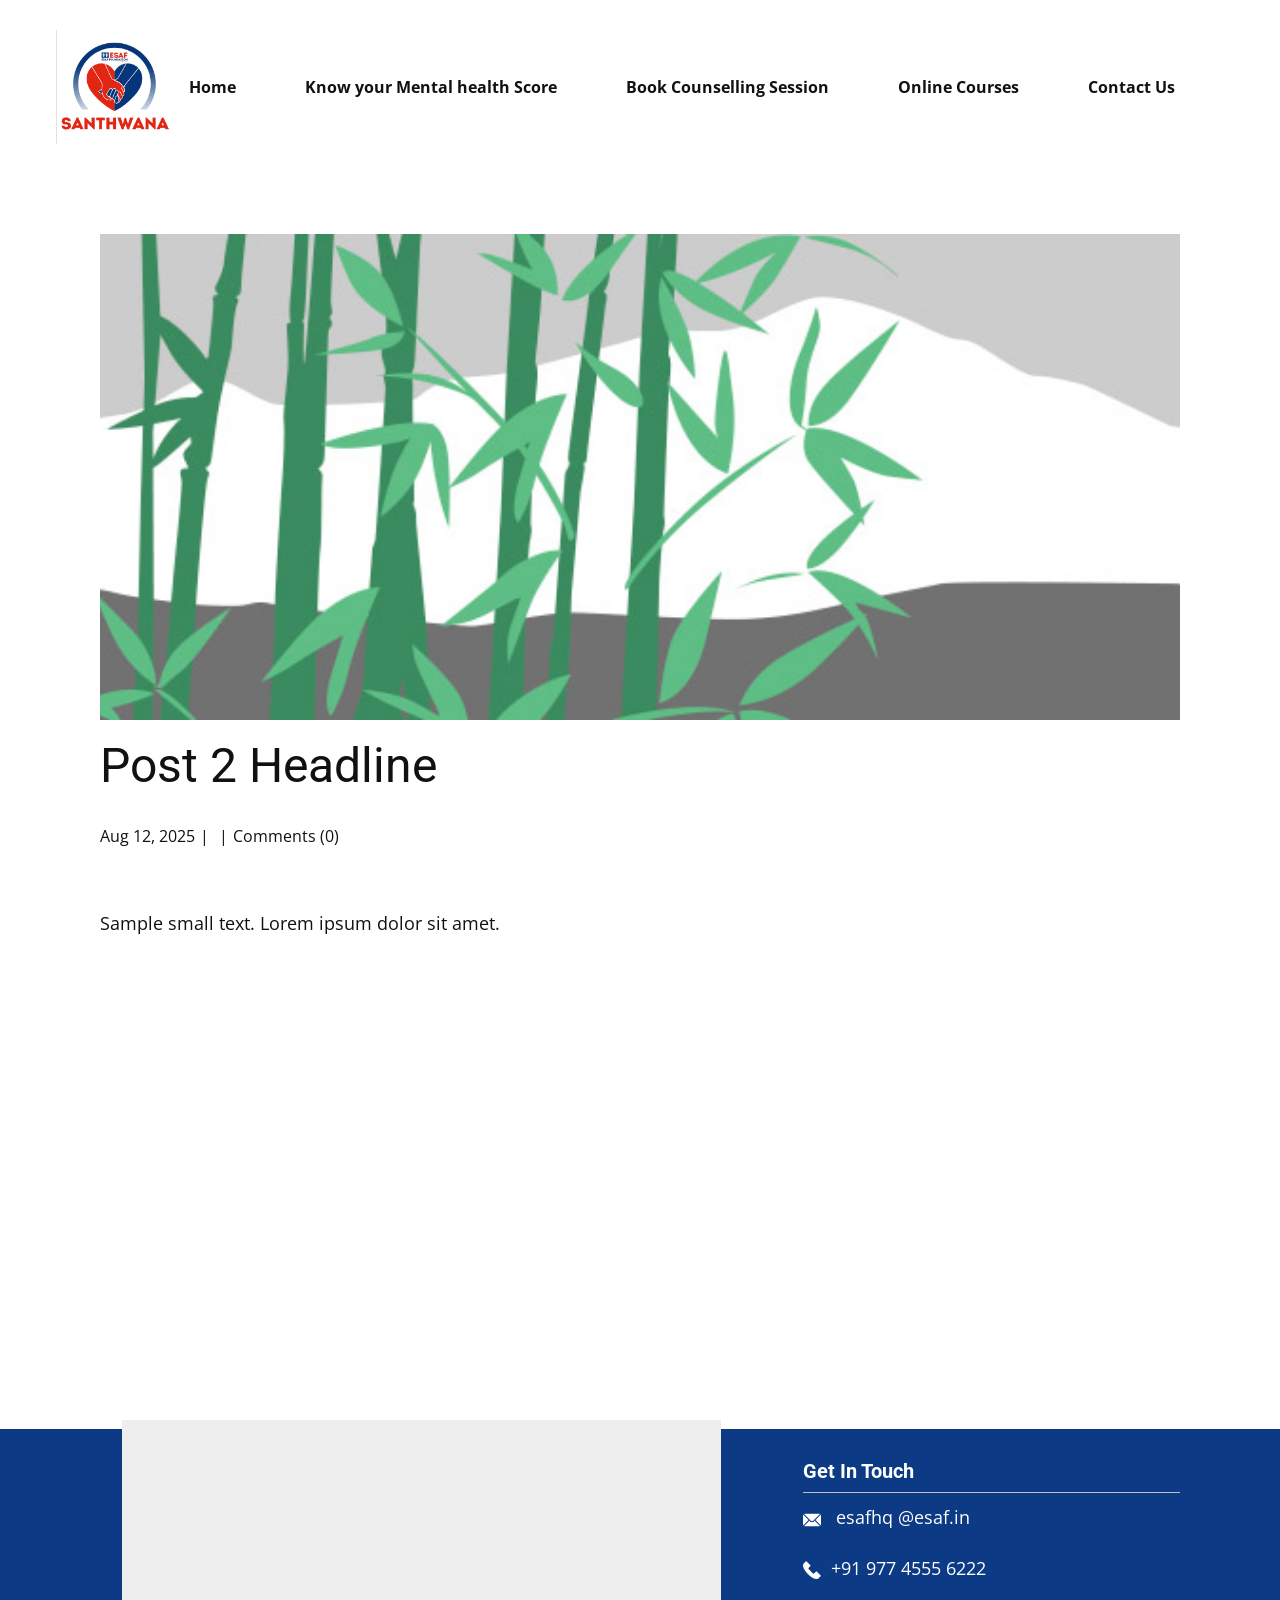
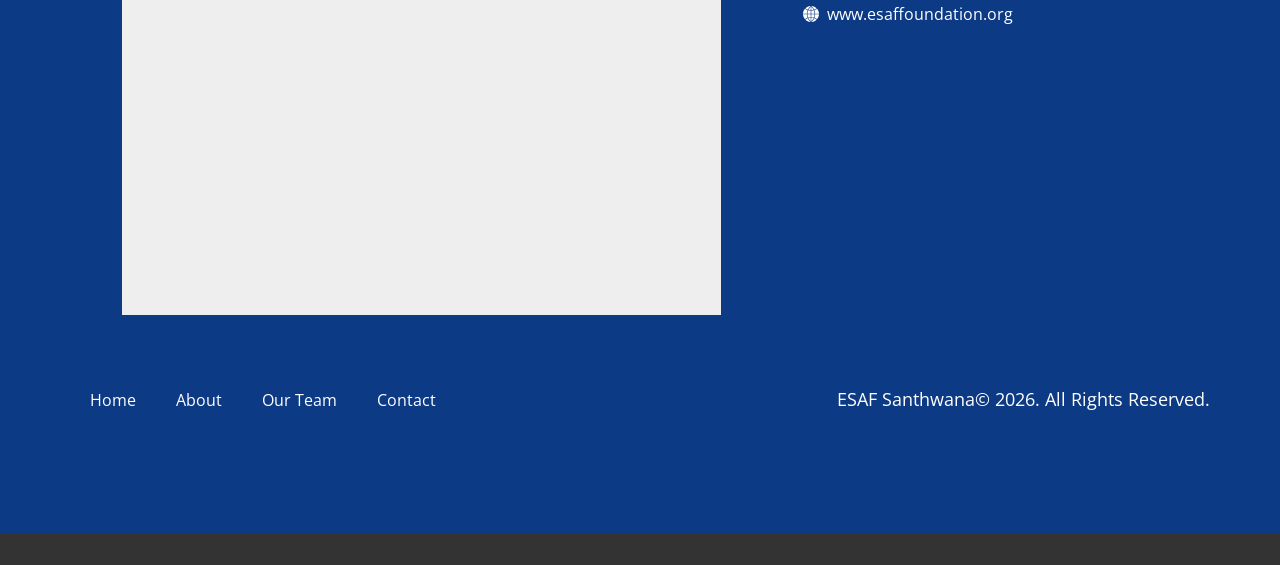
<file: blog/post-1.html>
<!DOCTYPE html>
<html style="font-size: 16px;" lang="en"><head>
    <meta name="viewport" content="width=device-width, initial-scale=1.0">
    <meta charset="utf-8">
    <meta name="keywords" content="Post 1 Headline">
    <meta name="description" content="Sample small text. Lorem ipsum dolor sit amet.">
    <title>Post 2 Headline</title>
    <link rel="stylesheet" href="../nicepage.css" media="screen">
<link rel="stylesheet" href="../Post-Template.css" media="screen">
    <script class="u-script" type="text/javascript" src="../jquery.js" defer=""></script>
    <script class="u-script" type="text/javascript" src="../nicepage.js" defer=""></script>
    <meta name="generator" content="Nicepage 8.6.2, nicepage.com">
    
    
    
    <link id="u-page-google-font" rel="stylesheet" href="https://fonts.googleapis.com/css2?display=swap&amp;family=Roboto:ital,wght@0,100;0,200;0,300;0,400;0,500;0,600;0,700;0,800;0,900;1,100;1,200;1,300;1,400;1,500;1,600;1,700;1,800;1,900&amp;family=Open+Sans:ital,wght@0,300;0,400;0,500;0,600;0,700;0,800;1,300;1,400;1,500;1,600;1,700;1,800">
    <script type="application/ld+json">{
		"@context": "http://schema.org",
		"@type": "Organization",
		"name": ""
}</script>
    <meta name="theme-color" content="#478ac9">
  <meta data-intl-tel-input-cdn-path="intlTelInput/"><meta name="twitter:description" content="Sample small text. Lorem ipsum dolor sit amet."><meta property="og:type" content="article"><meta property="og:title" content="Post 2 Headline"><meta property="og:description" content="Sample small text. Lorem ipsum dolor sit amet."><meta property="og:image" content="../images/68f64b9d.jpeg"></head>
  <body data-path-to-root="./" data-include-products="false" class="u-body u-xl-mode" data-lang="en"><header class="u-clearfix u-header u-header" id="header"><div class="u-clearfix u-sheet u-sheet-1">
        <img class="u-image u-image-default u-preserve-proportions u-image-1" src="../images/Logosanthwana.png" alt="" data-image-width="199" data-image-height="198">
        <nav class="u-menu u-menu-one-level u-offcanvas u-menu-1" role="navigation" aria-label="Menu navigation">
          <div class="menu-collapse" style="font-size: 1rem; letter-spacing: 0px; font-weight: 700;">
            <a class="u-button-style u-custom-left-right-menu-spacing u-custom-padding-bottom u-custom-text-hover-color u-custom-top-bottom-menu-spacing u-hamburger-link u-nav-link u-text-active-palette-1-base u-text-hover-palette-2-base" href="#" tabindex="-1" aria-label="Open menu" aria-controls="261f">
              <svg class="u-svg-link" viewBox="0 0 24 24"><use xlink:href="#menu-hamburger"></use></svg>
              <svg class="u-svg-content" version="1.1" id="menu-hamburger" viewBox="0 0 16 16" x="0px" y="0px" xmlns:xlink="http://www.w3.org/1999/xlink" xmlns="http://www.w3.org/2000/svg"><g><rect y="1" width="16" height="2"></rect><rect y="7" width="16" height="2"></rect><rect y="13" width="16" height="2"></rect>
</g></svg>
            </a>
          </div>
          <div class="u-custom-menu u-nav-container">
            <ul class="u-nav u-unstyled u-nav-1" role="menubar"><li role="none" class="u-nav-item"><a role="menuitem" class="u-button-style u-nav-link u-text-active-palette-1-base u-text-hover-palette-1-base u-nav-link-2" href="../">Home</a>
</li><li role="none" class="u-nav-item"><a tabindex="-1" role="menuitem" class="u-button-style u-nav-link u-text-active-palette-1-base u-text-hover-palette-1-base u-nav-link-2" href="https://bewinwilsonmathews.github.io/Santhwana/Santhwana.html" target="_blank">Know your Mental health Score</a>
</li><li role="none" class="u-nav-item"><a tabindex="-1" role="menuitem" class="u-button-style u-nav-link u-text-active-palette-1-base u-text-hover-palette-1-base u-nav-link-2" href="https://meetpro.club/studentmentor" target="_blank">Book Counselling Session</a>
</li><li role="none" class="u-nav-item"><a tabindex="-1" role="menuitem" class="u-button-style u-nav-link u-text-active-palette-1-base u-text-hover-palette-1-base u-nav-link-2" href="https://script.google.com/macros/s/AKfycbzLUiHWCuA23xT3r5N1A-uJz3avY5cB6EeaaajBGBmp5HIz8C4YGnMHK1bf3oDaUm6wXw/exec" target="_blank">Online Courses</a>
</li><li role="none" class="u-nav-item"><a tabindex="-1" role="menuitem" class="u-button-style u-nav-link u-text-active-palette-1-base u-text-hover-palette-1-base u-nav-link-2" href="../#block-17" data-page-id="1332116969" target="_blank">Contact Us</a>
</li></ul>
          </div>
          <div class="u-custom-menu u-nav-container-collapse" id="261f" role="region" aria-label="Menu panel">
            <div class="u-black u-container-style u-inner-container-layout u-opacity u-opacity-95 u-sidenav">
              <div class="u-inner-container-layout u-sidenav-overflow">
                <div class="u-menu-close" tabindex="-1" aria-label="Close menu"></div>
                <ul class="u-align-center u-nav u-popupmenu-items u-unstyled u-nav-2" role="menubar"><li role="none" class="u-nav-item"><a role="menuitem" class="u-button-style u-nav-link" href="../">Home</a>
</li><li role="none" class="u-nav-item"><a tabindex="-1" role="menuitem" class="u-button-style u-nav-link" href="https://bewinwilsonmathews.github.io/Santhwana/Santhwana.html" target="_blank">Know your Mental health Score</a>
</li><li role="none" class="u-nav-item"><a tabindex="-1" role="menuitem" class="u-button-style u-nav-link" href="https://meetpro.club/studentmentor" target="_blank">Book Counselling Session</a>
</li><li role="none" class="u-nav-item"><a tabindex="-1" role="menuitem" class="u-button-style u-nav-link" href="https://script.google.com/macros/s/AKfycbzLUiHWCuA23xT3r5N1A-uJz3avY5cB6EeaaajBGBmp5HIz8C4YGnMHK1bf3oDaUm6wXw/exec" target="_blank">Online Courses</a>
</li><li role="none" class="u-nav-item"><a tabindex="-1" role="menuitem" class="u-button-style u-nav-link" href="../#block-17" data-page-id="1332116969" target="_blank">Contact Us</a>
</li></ul>
              </div>
            </div>
            <div class="u-black u-menu-overlay u-opacity u-opacity-70"></div>
          </div>
        </nav>
      </div></header>
    <section class="u-align-center u-clearfix u-section-1" id="block-2">
      <div class="u-clearfix u-sheet u-valign-middle-md u-valign-middle-sm u-valign-middle-xs u-sheet-1"><!--post_details--><!--post_details_options_json--><!--{"source":""}--><!--/post_details_options_json--><!--blog_post-->
        <div class="u-container-style u-expanded-width u-post-details u-post-details-1">
          <div class="u-container-layout u-valign-middle u-container-layout-1"><!--blog_post_image-->
            <img alt="" class="u-blog-control u-expanded-width u-image u-image-default u-image-1" src="../images/68f64b9d.jpeg"><!--/blog_post_image--><!--blog_post_header-->
            <h2 class="u-blog-control u-text u-text-1">Post 2 Headline</h2><!--/blog_post_header--><!--blog_post_metadata-->
            <div class="u-blog-control u-metadata u-metadata-1"><!--blog_post_metadata_date--><span class="u-meta-date u-meta-icon">Aug 12, 2025</span><!--/blog_post_metadata_date--><!--blog_post_metadata_category--><span class="u-meta-category u-meta-icon"></span><!--/blog_post_metadata_category--><!--blog_post_metadata_comments--><span class="u-meta-comments u-meta-icon"><!--blog_post_metadata_comments_content-->Comments (0)<!--/blog_post_metadata_comments_content--></span><!--/blog_post_metadata_comments-->
            </div><!--/blog_post_metadata--><!--blog_post_content-->
            <div class="u-align-justify u-blog-control u-post-content u-text u-text-2 fr-view">
  <p>
    <meta name="viewport" content="width=device-width, initial-scale=1.0">
    <meta charset="utf-8">
    <meta name="keywords" content=""><meta name="description" content="">
    <title></title>
    <link rel="stylesheet" href="/nicepage.css" media="screen" class="u-static-style"><link rel="stylesheet" href="/nicepage.css" media="screen">
    <script class="u-script" type="text/javascript" src="//capp.nicepage.com/assets/jquery-1.9.1.min.js" defer=""></script>
    <script class="u-script" type="text/javascript" src="//capp.nicepage.com/e1ec80a0bae8923e64d6c550789dfe4bf6121475/nicepage.js" defer=""></script>
</p><section class="u-clearfix u-valign-top u-block-b649-1" custom-posts-hash="T" data-section-properties="{&quot;margin&quot;:&quot;none&quot;,&quot;stretch&quot;:true}" data-id="b649" data-posts-content="[{'images':[],'maps':[],'videos':[],'icons':[],'textWidth':'','textHeight':'','id':1,'headingProp':'h3','textProp':'text'}]" style="min-height: 500px">
  <div class="u-clearfix u-rich-text u-text u-block-b649-4" data-state="{&quot;margin-top&quot;:{&quot;shouldApplyDefaultMargins&quot;:{&quot;XL&quot;:false,&quot;LG&quot;:false,&quot;MD&quot;:false,&quot;SM&quot;:true,&quot;XS&quot;:true},&quot;parentVerticalAlign&quot;:{&quot;XL&quot;:&quot;top&quot;,&quot;LG&quot;:&quot;top&quot;,&quot;MD&quot;:&quot;top&quot;,&quot;SM&quot;:&quot;top&quot;,&quot;XS&quot;:&quot;top&quot;}},&quot;margin-bottom&quot;:{&quot;shouldApplyDefaultMargins&quot;:{&quot;XL&quot;:false,&quot;LG&quot;:false,&quot;MD&quot;:false,&quot;SM&quot;:true,&quot;XS&quot;:true},&quot;parentVerticalAlign&quot;:{&quot;XL&quot;:&quot;top&quot;,&quot;LG&quot;:&quot;top&quot;,&quot;MD&quot;:&quot;top&quot;,&quot;SM&quot;:&quot;top&quot;,&quot;XS&quot;:&quot;top&quot;}}}" style="">
  <p>Sample small text. Lorem ipsum dolor sit amet.</p>
  </div>
  <style data-mode="XL">@media (min-width: 1200px) {
  .u-block-b649-1 {
    min-height: 500px;
  }
}</style>
  <style data-mode="LG">@media (max-width: 1199px) and (min-width: 992px) {
  .u-block-b649-1 {
    min-height: 500px;
  }
}</style>
  <style data-mode="MD">@media (max-width: 991px) and (min-width: 768px) {
  .u-block-b649-1 {
    min-height: 500px;
  }
}</style>
  <style data-mode="SM">@media (max-width: 767px) and (min-width: 576px) {
  .u-block-b649-1 {
    min-height: 500px;
  }
}</style>
  <style data-mode="XS">@media (max-width: 575px) {
  .u-block-b649-1 {
    min-height: 500px;
  }
}</style>
</section>
<p></p>
  </div><!--/blog_post_content-->
          </div>
        </div><!--/blog_post--><!--/post_details-->
      </div>
    </section>
    
    
    
    <footer class="u-align-center-sm u-align-center-xs u-clearfix u-color-var u-footer u-footer" id="footer"><div class="u-clearfix u-sheet u-sheet-1">
        <div class="data-layout-selected u-clearfix u-expanded-width u-layout-wrap u-layout-wrap-1">
          <div class="u-gutter-0 u-layout">
            <div class="u-layout-row">
              <div class="u-container-style u-layout-cell u-shape-rectangle u-size-18-xxl u-size-37 u-layout-cell-1">
                <div class="u-container-layout u-valign-top-lg u-valign-top-md u-valign-top-sm u-valign-top-xs u-container-layout-1">
                  <div class="custom-expanded u-grey-light-2 u-map u-map-1">
                    <div class="embed-responsive">
                      <iframe class="embed-responsive-item" src="https://www.google.com/maps/embed?pb=!1m18!1m12!1m3!1d502092.08882120444!2d75.64968288906248!3d10.532574000000007!2m3!1f0!2f0!3f0!3m2!1i1024!2i768!4f13.1!3m3!1m2!1s0x3ba7ef22c341648f%3A0xb27d6c3a1570b062!2sESAF%20Foundation%20Office!5e0!3m2!1sen!2sin!4v1786616922017!5m2!1sen!2sin" data-map="[base64]"></iframe>
                    </div>
                  </div>
                </div>
              </div>
              <div class="u-container-style u-layout-cell u-shape-rectangle u-size-16-xxl u-size-23 u-layout-cell-2">
                <div class="u-container-layout u-valign-top u-container-layout-2">
                  <h5 class="u-align-left u-text u-text-white u-text-1"> Get In Touch</h5>
                  <div class="u-align-left u-border-1 u-border-grey-25 u-border-no-bottom u-border-no-left u-expanded-width u-line u-line-horizontal u-line-1" data-animation-name="" data-animation-duration="0" data-animation-delay="0" data-animation-direction=""></div>
                  <p class="u-align-left u-text u-text-default u-text-2"><span class="u-file-icon u-icon u-text-white u-icon-1"><img src="../images/2-a85e65c4.png" alt=""></span>&nbsp; <a href="mailto:hi@car.repair.com" class="u-active-none u-border-1 u-border-active-white u-border-hover-white u-border-no-left u-border-no-right u-border-no-top u-btn u-button-link u-button-style u-hover-none u-none u-text-active-grey-10 u-text-body-alt-color u-text-hover-grey-10 u-btn-1" data-animation-name="" data-animation-duration="0" data-animation-delay="0" data-animation-direction="">esafhq @esaf.in</a>
                  </p>
                  <p class="u-align-left u-text u-text-3">
                    <a href="tel:+12345678910" class="u-active-none u-border-1 u-border-active-white u-border-hover-white u-border-no-left u-border-no-right u-border-no-top u-btn u-button-link u-button-style u-hover-none u-none u-text-active-grey-10 u-text-body-alt-color u-text-hover-grey-10 u-btn-2" data-animation-name="" data-animation-duration="0" data-animation-delay="0" data-animation-direction=""><span class="u-file-icon u-icon u-text-white u-icon-2"><img src="../images/3-c91f3b92.png" alt=""></span> +91&nbsp;977 4555 6222
                    </a>
                  </p>
                  <a href="mailto:hi@car.repair.com" class="u-active-none u-border-1 u-border-active-white u-border-hover-white u-border-no-left u-border-no-right u-border-no-top u-btn u-button-link u-button-style u-hover-none u-none u-text-active-grey-10 u-text-body-alt-color u-text-hover-grey-10 u-btn-3" data-animation-name="" data-animation-duration="0" data-animation-delay="0" data-animation-direction=""><span class="u-icon"><svg class="u-svg-content" viewBox="0 0 57.949 57.949" x="0px" y="0px" style="width: 1em; height: 1em;"><g><path d="M29.975,27.985h11.972c-0.123-4.348-1.033-8.567-2.664-12.477c-3.01,0.874-6.131,1.355-9.308,1.44V27.985z"></path><path d="M40.384,13.057c2.928-1.01,5.731-2.392,8.328-4.169l0.653-0.5C44.588,3.658,38.18,0.58,31.071,0.069L30.553,0.49
		C34.767,3.979,38.099,8.268,40.384,13.057z"></path><path d="M29.975,2.628v12.32c2.891-0.082,5.731-0.513,8.473-1.283C36.421,9.505,33.557,5.753,29.975,2.628z"></path><path d="M41.531,42.202c3.13,1.132,6.12,2.668,8.885,4.639l0.868,0.65c3.976-4.785,6.439-10.866,6.665-17.505H43.947
		C43.834,34.224,43.006,38.343,41.531,42.202z"></path><path d="M9.237,8.888c2.597,1.777,5.401,3.158,8.328,4.169c2.285-4.788,5.617-9.077,9.832-12.567l-0.518-0.421
		c-7.125,0.512-13.547,3.603-18.328,8.35L9.237,8.888z"></path><path d="M27.975,2.628c-3.583,3.125-6.446,6.878-8.473,11.036c2.742,0.77,5.582,1.202,8.473,1.283V2.628z"></path><path d="M14.003,29.985H0c0.227,6.639,2.689,12.719,6.665,17.505l0.85-0.635c2.775-1.977,5.771-3.518,8.906-4.652
		C14.943,38.341,14.116,34.222,14.003,29.985z"></path><path d="M16.752,14.89c-3.037-1.064-5.945-2.505-8.644-4.351L7.17,9.897C2.901,14.768,0.236,21.072,0,27.985h14.003
		C14.124,23.425,15.061,18.997,16.752,14.89z"></path><path d="M16.003,27.985h11.972V16.948c-3.179-0.085-6.301-0.566-9.309-1.438C17.035,19.419,16.125,23.637,16.003,27.985z"></path><path d="M27.297,57.391c-4.419-3.695-7.841-8.259-10.111-13.341c-2.992,1.074-5.851,2.538-8.492,4.42l-0.689,0.515
		c4.774,5.003,11.31,8.304,18.605,8.896L27.297,57.391z"></path><path d="M27.975,40.023V29.985H16.003c0.113,4.019,0.905,7.924,2.313,11.58C21.429,40.627,24.669,40.111,27.975,40.023z"></path><path d="M49.236,48.456c-2.631-1.875-5.482-3.335-8.469-4.406c-2.272,5.094-5.698,9.662-10.113,13.344l0.685,0.487
		c7.295-0.592,13.832-3.892,18.606-8.895L49.236,48.456z"></path><path d="M49.885,10.507c-2.72,1.862-5.643,3.311-8.689,4.38c1.692,4.108,2.629,8.537,2.751,13.098h14.003
		c-0.237-6.935-2.917-13.256-7.209-18.133L49.885,10.507z"></path><path d="M27.975,55.342V42.023c-3.039,0.085-6.016,0.556-8.882,1.4C21.136,47.932,24.141,51.998,27.975,55.342z"></path><path d="M41.947,29.985H29.975v10.038c3.307,0.088,6.548,0.604,9.662,1.542C41.041,37.91,41.833,34.005,41.947,29.985z"></path><path d="M38.86,43.423c-2.866-0.844-5.845-1.314-8.885-1.4v13.323C33.806,52.013,36.814,47.943,38.86,43.423z"></path>
</g></svg></span>&nbsp;&nbsp;www.esaffoundation.org 
                  </a>
                </div>
              </div>
            </div>
          </div>
        </div>
        <div class="data-layout-selected u-clearfix u-expanded-width u-layout-custom-xs u-layout-wrap u-layout-wrap-2">
          <div class="u-layout">
            <div class="u-layout-row">
              <div class="u-container-style u-layout-cell u-size-14-xs u-size-30-lg u-size-30-xl u-size-30-xxl u-size-60-md u-size-60-sm u-layout-cell-3">
                <div class="u-container-layout u-valign-middle u-container-layout-3">
                  <nav class="u-menu u-menu-one-level u-offcanvas u-menu-1" data-responsive-from="XS" role="navigation">
                    <div class="menu-collapse">
                      <a class="u-button-style u-custom-text-color u-hamburger-link u-nav-link" aria-label="Open menu" aria-controls="e226" href="#">
                        <svg class="u-svg-link" viewBox="0 0 24 24"><use xlink:href="#svg-23e0"></use></svg>
                        <svg class="u-svg-content" version="1.1" id="svg-23e0" viewBox="0 0 16 16" x="0px" y="0px" xmlns:xlink="http://www.w3.org/1999/xlink" xmlns="http://www.w3.org/2000/svg"><g><rect y="1" width="16" height="2"></rect><rect y="7" width="16" height="2"></rect><rect y="13" width="16" height="2"></rect>
</g></svg>
                      </a>
                    </div>
                    <div class="u-custom-menu u-nav-container">
                      <ul class="u-nav u-unstyled" role="menubar"><li role="none" class="u-nav-item"><a tabindex="-1" role="menuitem" class="u-button-style u-nav-link u-text-white" href="#" aria-haspopup="true">Home</a>
</li><li role="none" class="u-nav-item"><a tabindex="-1" role="menuitem" class="u-button-style u-nav-link u-text-white" href="#">About</a>
</li><li role="none" class="u-nav-item"><a tabindex="-1" role="menuitem" class="u-button-style u-nav-link u-text-white" href="#">Our Team</a>
</li><li role="none" class="u-nav-item"><a tabindex="-1" role="menuitem" class="u-button-style u-nav-link u-text-white" href="#">Contact</a>
</li></ul>
                    </div>
                    <div id="e226" role="region" aria-label="Menu panel" class="u-custom-menu u-nav-container-collapse">
                      <div class="u-black u-container-style u-inner-container-layout u-opacity u-opacity-95 u-sidenav">
                        <div class="u-inner-container-layout u-sidenav-overflow">
                          <div class="u-menu-close" aria-label="Close menu"></div>
                          <ul class="u-align-center u-nav u-popupmenu-items u-unstyled u-nav-2" role="menubar"><li role="none" class="u-nav-item"><a tabindex="-1" role="menuitem" class="u-button-style u-nav-link" href="#" aria-haspopup="true">Home</a>
</li><li role="none" class="u-nav-item"><a tabindex="-1" role="menuitem" class="u-button-style u-nav-link" href="#">About</a>
</li><li role="none" class="u-nav-item"><a tabindex="-1" role="menuitem" class="u-button-style u-nav-link" href="#">Our Team</a>
</li><li role="none" class="u-nav-item"><a tabindex="-1" role="menuitem" class="u-button-style u-nav-link" href="#">Contact</a>
</li></ul>
                        </div>
                      </div>
                      <div class="u-black u-menu-overlay u-opacity u-opacity-70"></div>
                    </div>
                    <style class="menu-style">@media (max-width: 539px) {
                    [data-responsive-from="XS"] .u-nav-container {
                        display: none;
                    }
                    [data-responsive-from="XS"] .menu-collapse {
                        display: block;
                    }
                }</style>
                  </nav>
                </div>
              </div>
              <div class="u-container-align-left-md u-container-align-left-sm u-container-align-right-lg u-container-align-right-xl u-container-align-right-xxl u-container-style u-layout-cell u-size-30-lg u-size-30-xl u-size-30-xxl u-size-46-xs u-size-60-md u-size-60-sm u-layout-cell-4">
                <div class="u-container-layout u-valign-bottom-xs u-valign-middle-lg u-valign-middle-md u-valign-middle-sm u-valign-middle-xl u-container-layout-4">
                  <p class="u-align-left-md u-align-left-sm u-align-left-xs u-align-right-lg u-align-right-xl u-align-right-xxl u-text u-text-default-lg u-text-default-md u-text-default-sm u-text-default-xl u-text-white u-text-4">ESAF Santhwana© 2026. All Rights Reserved.</p>
                </div>
              </div>
            </div>
          </div>
        </div>
      </div></footer>
    <section class="u-backlink u-clearfix u-grey-80"></section>
  
</body></html>
</file>
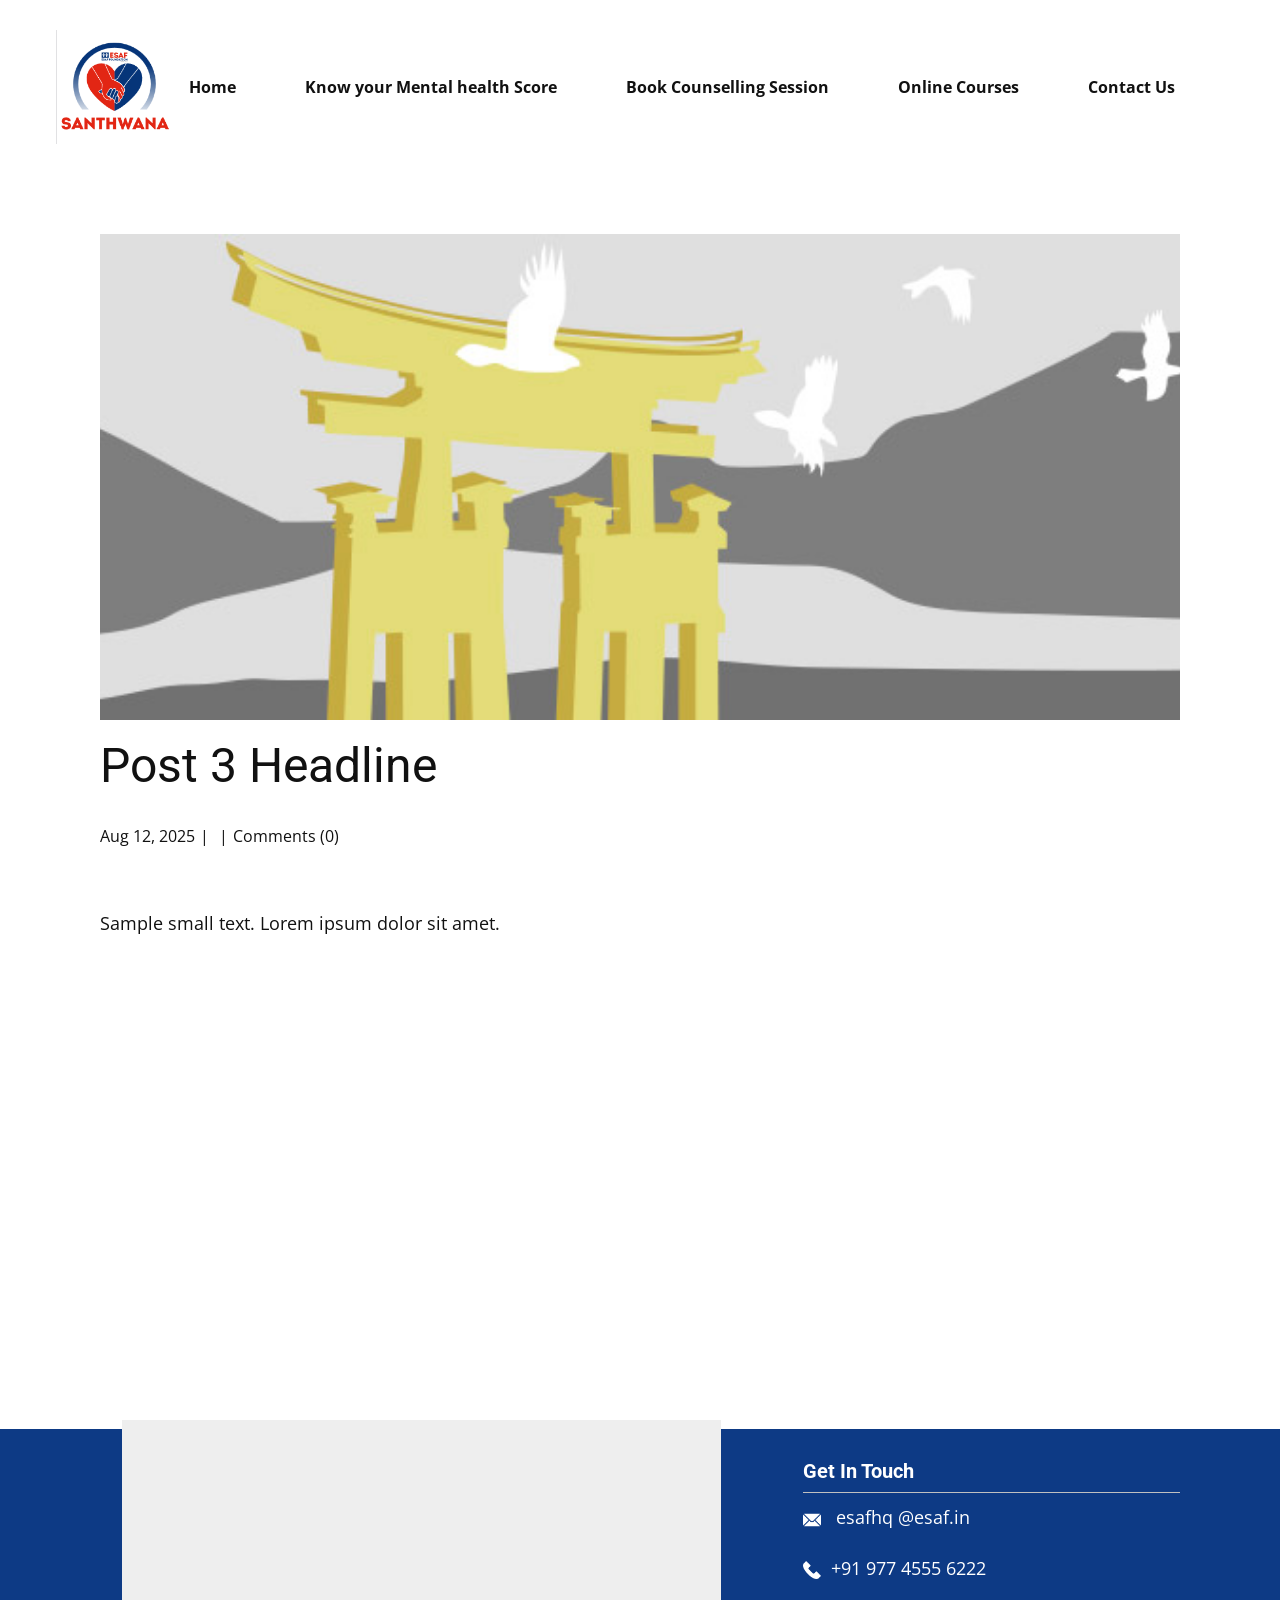
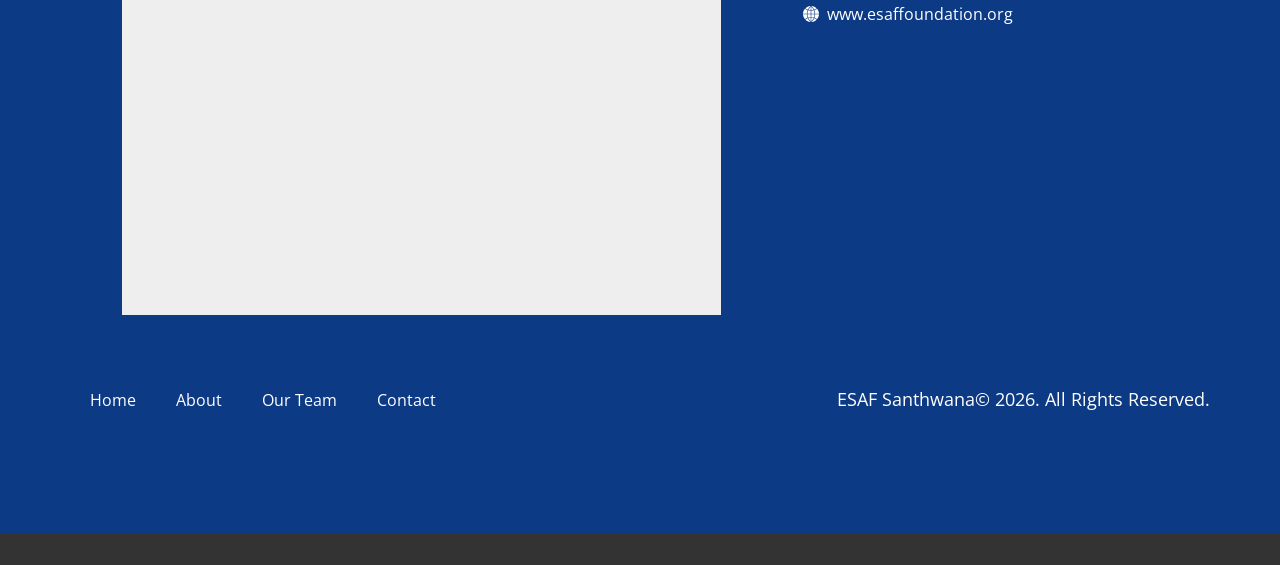
<file: blog/post-2.html>
<!DOCTYPE html>
<html style="font-size: 16px;" lang="en"><head>
    <meta name="viewport" content="width=device-width, initial-scale=1.0">
    <meta charset="utf-8">
    <meta name="keywords" content="Post 1 Headline">
    <meta name="description" content="Sample small text. Lorem ipsum dolor sit amet.">
    <title>Post 3 Headline</title>
    <link rel="stylesheet" href="../nicepage.css" media="screen">
<link rel="stylesheet" href="../Post-Template.css" media="screen">
    <script class="u-script" type="text/javascript" src="../jquery.js" defer=""></script>
    <script class="u-script" type="text/javascript" src="../nicepage.js" defer=""></script>
    <meta name="generator" content="Nicepage 8.6.2, nicepage.com">
    
    
    
    <link id="u-page-google-font" rel="stylesheet" href="https://fonts.googleapis.com/css2?display=swap&amp;family=Roboto:ital,wght@0,100;0,200;0,300;0,400;0,500;0,600;0,700;0,800;0,900;1,100;1,200;1,300;1,400;1,500;1,600;1,700;1,800;1,900&amp;family=Open+Sans:ital,wght@0,300;0,400;0,500;0,600;0,700;0,800;1,300;1,400;1,500;1,600;1,700;1,800">
    <script type="application/ld+json">{
		"@context": "http://schema.org",
		"@type": "Organization",
		"name": ""
}</script>
    <meta name="theme-color" content="#478ac9">
  <meta data-intl-tel-input-cdn-path="intlTelInput/"><meta name="twitter:description" content="Sample small text. Lorem ipsum dolor sit amet."><meta property="og:type" content="article"><meta property="og:title" content="Post 3 Headline"><meta property="og:description" content="Sample small text. Lorem ipsum dolor sit amet."><meta property="og:image" content="../images/8ad73f3c.jpeg"></head>
  <body data-path-to-root="./" data-include-products="false" class="u-body u-xl-mode" data-lang="en"><header class="u-clearfix u-header u-header" id="header"><div class="u-clearfix u-sheet u-sheet-1">
        <img class="u-image u-image-default u-preserve-proportions u-image-1" src="../images/Logosanthwana.png" alt="" data-image-width="199" data-image-height="198">
        <nav class="u-menu u-menu-one-level u-offcanvas u-menu-1" role="navigation" aria-label="Menu navigation">
          <div class="menu-collapse" style="font-size: 1rem; letter-spacing: 0px; font-weight: 700;">
            <a class="u-button-style u-custom-left-right-menu-spacing u-custom-padding-bottom u-custom-text-hover-color u-custom-top-bottom-menu-spacing u-hamburger-link u-nav-link u-text-active-palette-1-base u-text-hover-palette-2-base" href="#" tabindex="-1" aria-label="Open menu" aria-controls="261f">
              <svg class="u-svg-link" viewBox="0 0 24 24"><use xlink:href="#menu-hamburger"></use></svg>
              <svg class="u-svg-content" version="1.1" id="menu-hamburger" viewBox="0 0 16 16" x="0px" y="0px" xmlns:xlink="http://www.w3.org/1999/xlink" xmlns="http://www.w3.org/2000/svg"><g><rect y="1" width="16" height="2"></rect><rect y="7" width="16" height="2"></rect><rect y="13" width="16" height="2"></rect>
</g></svg>
            </a>
          </div>
          <div class="u-custom-menu u-nav-container">
            <ul class="u-nav u-unstyled u-nav-1" role="menubar"><li role="none" class="u-nav-item"><a role="menuitem" class="u-button-style u-nav-link u-text-active-palette-1-base u-text-hover-palette-1-base u-nav-link-2" href="../">Home</a>
</li><li role="none" class="u-nav-item"><a tabindex="-1" role="menuitem" class="u-button-style u-nav-link u-text-active-palette-1-base u-text-hover-palette-1-base u-nav-link-2" href="https://bewinwilsonmathews.github.io/Santhwana/Santhwana.html" target="_blank">Know your Mental health Score</a>
</li><li role="none" class="u-nav-item"><a tabindex="-1" role="menuitem" class="u-button-style u-nav-link u-text-active-palette-1-base u-text-hover-palette-1-base u-nav-link-2" href="https://meetpro.club/studentmentor" target="_blank">Book Counselling Session</a>
</li><li role="none" class="u-nav-item"><a tabindex="-1" role="menuitem" class="u-button-style u-nav-link u-text-active-palette-1-base u-text-hover-palette-1-base u-nav-link-2" href="https://script.google.com/macros/s/AKfycbzLUiHWCuA23xT3r5N1A-uJz3avY5cB6EeaaajBGBmp5HIz8C4YGnMHK1bf3oDaUm6wXw/exec" target="_blank">Online Courses</a>
</li><li role="none" class="u-nav-item"><a tabindex="-1" role="menuitem" class="u-button-style u-nav-link u-text-active-palette-1-base u-text-hover-palette-1-base u-nav-link-2" href="../#block-17" data-page-id="1332116969" target="_blank">Contact Us</a>
</li></ul>
          </div>
          <div class="u-custom-menu u-nav-container-collapse" id="261f" role="region" aria-label="Menu panel">
            <div class="u-black u-container-style u-inner-container-layout u-opacity u-opacity-95 u-sidenav">
              <div class="u-inner-container-layout u-sidenav-overflow">
                <div class="u-menu-close" tabindex="-1" aria-label="Close menu"></div>
                <ul class="u-align-center u-nav u-popupmenu-items u-unstyled u-nav-2" role="menubar"><li role="none" class="u-nav-item"><a role="menuitem" class="u-button-style u-nav-link" href="../">Home</a>
</li><li role="none" class="u-nav-item"><a tabindex="-1" role="menuitem" class="u-button-style u-nav-link" href="https://bewinwilsonmathews.github.io/Santhwana/Santhwana.html" target="_blank">Know your Mental health Score</a>
</li><li role="none" class="u-nav-item"><a tabindex="-1" role="menuitem" class="u-button-style u-nav-link" href="https://meetpro.club/studentmentor" target="_blank">Book Counselling Session</a>
</li><li role="none" class="u-nav-item"><a tabindex="-1" role="menuitem" class="u-button-style u-nav-link" href="https://script.google.com/macros/s/AKfycbzLUiHWCuA23xT3r5N1A-uJz3avY5cB6EeaaajBGBmp5HIz8C4YGnMHK1bf3oDaUm6wXw/exec" target="_blank">Online Courses</a>
</li><li role="none" class="u-nav-item"><a tabindex="-1" role="menuitem" class="u-button-style u-nav-link" href="../#block-17" data-page-id="1332116969" target="_blank">Contact Us</a>
</li></ul>
              </div>
            </div>
            <div class="u-black u-menu-overlay u-opacity u-opacity-70"></div>
          </div>
        </nav>
      </div></header>
    <section class="u-align-center u-clearfix u-section-1" id="block-2">
      <div class="u-clearfix u-sheet u-valign-middle-md u-valign-middle-sm u-valign-middle-xs u-sheet-1"><!--post_details--><!--post_details_options_json--><!--{"source":""}--><!--/post_details_options_json--><!--blog_post-->
        <div class="u-container-style u-expanded-width u-post-details u-post-details-1">
          <div class="u-container-layout u-valign-middle u-container-layout-1"><!--blog_post_image-->
            <img alt="" class="u-blog-control u-expanded-width u-image u-image-default u-image-1" src="../images/8ad73f3c.jpeg"><!--/blog_post_image--><!--blog_post_header-->
            <h2 class="u-blog-control u-text u-text-1">Post 3 Headline</h2><!--/blog_post_header--><!--blog_post_metadata-->
            <div class="u-blog-control u-metadata u-metadata-1"><!--blog_post_metadata_date--><span class="u-meta-date u-meta-icon">Aug 12, 2025</span><!--/blog_post_metadata_date--><!--blog_post_metadata_category--><span class="u-meta-category u-meta-icon"></span><!--/blog_post_metadata_category--><!--blog_post_metadata_comments--><span class="u-meta-comments u-meta-icon"><!--blog_post_metadata_comments_content-->Comments (0)<!--/blog_post_metadata_comments_content--></span><!--/blog_post_metadata_comments-->
            </div><!--/blog_post_metadata--><!--blog_post_content-->
            <div class="u-align-justify u-blog-control u-post-content u-text u-text-2 fr-view">
  <p>
    <meta name="viewport" content="width=device-width, initial-scale=1.0">
    <meta charset="utf-8">
    <meta name="keywords" content=""><meta name="description" content="">
    <title></title>
    <link rel="stylesheet" href="/nicepage.css" media="screen" class="u-static-style"><link rel="stylesheet" href="/nicepage.css" media="screen">
    <script class="u-script" type="text/javascript" src="//capp.nicepage.com/assets/jquery-1.9.1.min.js" defer=""></script>
    <script class="u-script" type="text/javascript" src="//capp.nicepage.com/e1ec80a0bae8923e64d6c550789dfe4bf6121475/nicepage.js" defer=""></script>
</p><section class="u-clearfix u-valign-top u-block-eb7f-1" custom-posts-hash="T" data-section-properties="{&quot;margin&quot;:&quot;none&quot;,&quot;stretch&quot;:true}" data-id="eb7f" data-posts-content="[{'images':[],'maps':[],'videos':[],'icons':[],'textWidth':'','textHeight':'','id':1,'headingProp':'h3','textProp':'text'}]" style="min-height: 500px">
  <div class="u-clearfix u-rich-text u-text u-block-eb7f-4" data-state="{&quot;margin-top&quot;:{&quot;shouldApplyDefaultMargins&quot;:{&quot;XL&quot;:false,&quot;LG&quot;:false,&quot;MD&quot;:false,&quot;SM&quot;:true,&quot;XS&quot;:true},&quot;parentVerticalAlign&quot;:{&quot;XL&quot;:&quot;top&quot;,&quot;LG&quot;:&quot;top&quot;,&quot;MD&quot;:&quot;top&quot;,&quot;SM&quot;:&quot;top&quot;,&quot;XS&quot;:&quot;top&quot;}},&quot;margin-bottom&quot;:{&quot;shouldApplyDefaultMargins&quot;:{&quot;XL&quot;:false,&quot;LG&quot;:false,&quot;MD&quot;:false,&quot;SM&quot;:true,&quot;XS&quot;:true},&quot;parentVerticalAlign&quot;:{&quot;XL&quot;:&quot;top&quot;,&quot;LG&quot;:&quot;top&quot;,&quot;MD&quot;:&quot;top&quot;,&quot;SM&quot;:&quot;top&quot;,&quot;XS&quot;:&quot;top&quot;}}}" style="">
  <p>Sample small text. Lorem ipsum dolor sit amet.</p>
  </div>
  <style data-mode="XL">@media (min-width: 1200px) {
  .u-block-eb7f-1 {
    min-height: 500px;
  }
}</style>
  <style data-mode="LG">@media (max-width: 1199px) and (min-width: 992px) {
  .u-block-eb7f-1 {
    min-height: 500px;
  }
}</style>
  <style data-mode="MD">@media (max-width: 991px) and (min-width: 768px) {
  .u-block-eb7f-1 {
    min-height: 500px;
  }
}</style>
  <style data-mode="SM">@media (max-width: 767px) and (min-width: 576px) {
  .u-block-eb7f-1 {
    min-height: 500px;
  }
}</style>
  <style data-mode="XS">@media (max-width: 575px) {
  .u-block-eb7f-1 {
    min-height: 500px;
  }
}</style>
</section>
<p></p>
  </div><!--/blog_post_content-->
          </div>
        </div><!--/blog_post--><!--/post_details-->
      </div>
    </section>
    
    
    
    <footer class="u-align-center-sm u-align-center-xs u-clearfix u-color-var u-footer u-footer" id="footer"><div class="u-clearfix u-sheet u-sheet-1">
        <div class="data-layout-selected u-clearfix u-expanded-width u-layout-wrap u-layout-wrap-1">
          <div class="u-gutter-0 u-layout">
            <div class="u-layout-row">
              <div class="u-container-style u-layout-cell u-shape-rectangle u-size-18-xxl u-size-37 u-layout-cell-1">
                <div class="u-container-layout u-valign-top-lg u-valign-top-md u-valign-top-sm u-valign-top-xs u-container-layout-1">
                  <div class="custom-expanded u-grey-light-2 u-map u-map-1">
                    <div class="embed-responsive">
                      <iframe class="embed-responsive-item" src="https://www.google.com/maps/embed?pb=!1m18!1m12!1m3!1d502092.08882120444!2d75.64968288906248!3d10.532574000000007!2m3!1f0!2f0!3f0!3m2!1i1024!2i768!4f13.1!3m3!1m2!1s0x3ba7ef22c341648f%3A0xb27d6c3a1570b062!2sESAF%20Foundation%20Office!5e0!3m2!1sen!2sin!4v1786616922017!5m2!1sen!2sin" data-map="[base64]"></iframe>
                    </div>
                  </div>
                </div>
              </div>
              <div class="u-container-style u-layout-cell u-shape-rectangle u-size-16-xxl u-size-23 u-layout-cell-2">
                <div class="u-container-layout u-valign-top u-container-layout-2">
                  <h5 class="u-align-left u-text u-text-white u-text-1"> Get In Touch</h5>
                  <div class="u-align-left u-border-1 u-border-grey-25 u-border-no-bottom u-border-no-left u-expanded-width u-line u-line-horizontal u-line-1" data-animation-name="" data-animation-duration="0" data-animation-delay="0" data-animation-direction=""></div>
                  <p class="u-align-left u-text u-text-default u-text-2"><span class="u-file-icon u-icon u-text-white u-icon-1"><img src="../images/2-a85e65c4.png" alt=""></span>&nbsp; <a href="mailto:hi@car.repair.com" class="u-active-none u-border-1 u-border-active-white u-border-hover-white u-border-no-left u-border-no-right u-border-no-top u-btn u-button-link u-button-style u-hover-none u-none u-text-active-grey-10 u-text-body-alt-color u-text-hover-grey-10 u-btn-1" data-animation-name="" data-animation-duration="0" data-animation-delay="0" data-animation-direction="">esafhq @esaf.in</a>
                  </p>
                  <p class="u-align-left u-text u-text-3">
                    <a href="tel:+12345678910" class="u-active-none u-border-1 u-border-active-white u-border-hover-white u-border-no-left u-border-no-right u-border-no-top u-btn u-button-link u-button-style u-hover-none u-none u-text-active-grey-10 u-text-body-alt-color u-text-hover-grey-10 u-btn-2" data-animation-name="" data-animation-duration="0" data-animation-delay="0" data-animation-direction=""><span class="u-file-icon u-icon u-text-white u-icon-2"><img src="../images/3-c91f3b92.png" alt=""></span> +91&nbsp;977 4555 6222
                    </a>
                  </p>
                  <a href="mailto:hi@car.repair.com" class="u-active-none u-border-1 u-border-active-white u-border-hover-white u-border-no-left u-border-no-right u-border-no-top u-btn u-button-link u-button-style u-hover-none u-none u-text-active-grey-10 u-text-body-alt-color u-text-hover-grey-10 u-btn-3" data-animation-name="" data-animation-duration="0" data-animation-delay="0" data-animation-direction=""><span class="u-icon"><svg class="u-svg-content" viewBox="0 0 57.949 57.949" x="0px" y="0px" style="width: 1em; height: 1em;"><g><path d="M29.975,27.985h11.972c-0.123-4.348-1.033-8.567-2.664-12.477c-3.01,0.874-6.131,1.355-9.308,1.44V27.985z"></path><path d="M40.384,13.057c2.928-1.01,5.731-2.392,8.328-4.169l0.653-0.5C44.588,3.658,38.18,0.58,31.071,0.069L30.553,0.49
		C34.767,3.979,38.099,8.268,40.384,13.057z"></path><path d="M29.975,2.628v12.32c2.891-0.082,5.731-0.513,8.473-1.283C36.421,9.505,33.557,5.753,29.975,2.628z"></path><path d="M41.531,42.202c3.13,1.132,6.12,2.668,8.885,4.639l0.868,0.65c3.976-4.785,6.439-10.866,6.665-17.505H43.947
		C43.834,34.224,43.006,38.343,41.531,42.202z"></path><path d="M9.237,8.888c2.597,1.777,5.401,3.158,8.328,4.169c2.285-4.788,5.617-9.077,9.832-12.567l-0.518-0.421
		c-7.125,0.512-13.547,3.603-18.328,8.35L9.237,8.888z"></path><path d="M27.975,2.628c-3.583,3.125-6.446,6.878-8.473,11.036c2.742,0.77,5.582,1.202,8.473,1.283V2.628z"></path><path d="M14.003,29.985H0c0.227,6.639,2.689,12.719,6.665,17.505l0.85-0.635c2.775-1.977,5.771-3.518,8.906-4.652
		C14.943,38.341,14.116,34.222,14.003,29.985z"></path><path d="M16.752,14.89c-3.037-1.064-5.945-2.505-8.644-4.351L7.17,9.897C2.901,14.768,0.236,21.072,0,27.985h14.003
		C14.124,23.425,15.061,18.997,16.752,14.89z"></path><path d="M16.003,27.985h11.972V16.948c-3.179-0.085-6.301-0.566-9.309-1.438C17.035,19.419,16.125,23.637,16.003,27.985z"></path><path d="M27.297,57.391c-4.419-3.695-7.841-8.259-10.111-13.341c-2.992,1.074-5.851,2.538-8.492,4.42l-0.689,0.515
		c4.774,5.003,11.31,8.304,18.605,8.896L27.297,57.391z"></path><path d="M27.975,40.023V29.985H16.003c0.113,4.019,0.905,7.924,2.313,11.58C21.429,40.627,24.669,40.111,27.975,40.023z"></path><path d="M49.236,48.456c-2.631-1.875-5.482-3.335-8.469-4.406c-2.272,5.094-5.698,9.662-10.113,13.344l0.685,0.487
		c7.295-0.592,13.832-3.892,18.606-8.895L49.236,48.456z"></path><path d="M49.885,10.507c-2.72,1.862-5.643,3.311-8.689,4.38c1.692,4.108,2.629,8.537,2.751,13.098h14.003
		c-0.237-6.935-2.917-13.256-7.209-18.133L49.885,10.507z"></path><path d="M27.975,55.342V42.023c-3.039,0.085-6.016,0.556-8.882,1.4C21.136,47.932,24.141,51.998,27.975,55.342z"></path><path d="M41.947,29.985H29.975v10.038c3.307,0.088,6.548,0.604,9.662,1.542C41.041,37.91,41.833,34.005,41.947,29.985z"></path><path d="M38.86,43.423c-2.866-0.844-5.845-1.314-8.885-1.4v13.323C33.806,52.013,36.814,47.943,38.86,43.423z"></path>
</g></svg></span>&nbsp;&nbsp;www.esaffoundation.org 
                  </a>
                </div>
              </div>
            </div>
          </div>
        </div>
        <div class="data-layout-selected u-clearfix u-expanded-width u-layout-custom-xs u-layout-wrap u-layout-wrap-2">
          <div class="u-layout">
            <div class="u-layout-row">
              <div class="u-container-style u-layout-cell u-size-14-xs u-size-30-lg u-size-30-xl u-size-30-xxl u-size-60-md u-size-60-sm u-layout-cell-3">
                <div class="u-container-layout u-valign-middle u-container-layout-3">
                  <nav class="u-menu u-menu-one-level u-offcanvas u-menu-1" data-responsive-from="XS" role="navigation">
                    <div class="menu-collapse">
                      <a class="u-button-style u-custom-text-color u-hamburger-link u-nav-link" aria-label="Open menu" aria-controls="e226" href="#">
                        <svg class="u-svg-link" viewBox="0 0 24 24"><use xlink:href="#svg-23e0"></use></svg>
                        <svg class="u-svg-content" version="1.1" id="svg-23e0" viewBox="0 0 16 16" x="0px" y="0px" xmlns:xlink="http://www.w3.org/1999/xlink" xmlns="http://www.w3.org/2000/svg"><g><rect y="1" width="16" height="2"></rect><rect y="7" width="16" height="2"></rect><rect y="13" width="16" height="2"></rect>
</g></svg>
                      </a>
                    </div>
                    <div class="u-custom-menu u-nav-container">
                      <ul class="u-nav u-unstyled" role="menubar"><li role="none" class="u-nav-item"><a tabindex="-1" role="menuitem" class="u-button-style u-nav-link u-text-white" href="#" aria-haspopup="true">Home</a>
</li><li role="none" class="u-nav-item"><a tabindex="-1" role="menuitem" class="u-button-style u-nav-link u-text-white" href="#">About</a>
</li><li role="none" class="u-nav-item"><a tabindex="-1" role="menuitem" class="u-button-style u-nav-link u-text-white" href="#">Our Team</a>
</li><li role="none" class="u-nav-item"><a tabindex="-1" role="menuitem" class="u-button-style u-nav-link u-text-white" href="#">Contact</a>
</li></ul>
                    </div>
                    <div id="e226" role="region" aria-label="Menu panel" class="u-custom-menu u-nav-container-collapse">
                      <div class="u-black u-container-style u-inner-container-layout u-opacity u-opacity-95 u-sidenav">
                        <div class="u-inner-container-layout u-sidenav-overflow">
                          <div class="u-menu-close" aria-label="Close menu"></div>
                          <ul class="u-align-center u-nav u-popupmenu-items u-unstyled u-nav-2" role="menubar"><li role="none" class="u-nav-item"><a tabindex="-1" role="menuitem" class="u-button-style u-nav-link" href="#" aria-haspopup="true">Home</a>
</li><li role="none" class="u-nav-item"><a tabindex="-1" role="menuitem" class="u-button-style u-nav-link" href="#">About</a>
</li><li role="none" class="u-nav-item"><a tabindex="-1" role="menuitem" class="u-button-style u-nav-link" href="#">Our Team</a>
</li><li role="none" class="u-nav-item"><a tabindex="-1" role="menuitem" class="u-button-style u-nav-link" href="#">Contact</a>
</li></ul>
                        </div>
                      </div>
                      <div class="u-black u-menu-overlay u-opacity u-opacity-70"></div>
                    </div>
                    <style class="menu-style">@media (max-width: 539px) {
                    [data-responsive-from="XS"] .u-nav-container {
                        display: none;
                    }
                    [data-responsive-from="XS"] .menu-collapse {
                        display: block;
                    }
                }</style>
                  </nav>
                </div>
              </div>
              <div class="u-container-align-left-md u-container-align-left-sm u-container-align-right-lg u-container-align-right-xl u-container-align-right-xxl u-container-style u-layout-cell u-size-30-lg u-size-30-xl u-size-30-xxl u-size-46-xs u-size-60-md u-size-60-sm u-layout-cell-4">
                <div class="u-container-layout u-valign-bottom-xs u-valign-middle-lg u-valign-middle-md u-valign-middle-sm u-valign-middle-xl u-container-layout-4">
                  <p class="u-align-left-md u-align-left-sm u-align-left-xs u-align-right-lg u-align-right-xl u-align-right-xxl u-text u-text-default-lg u-text-default-md u-text-default-sm u-text-default-xl u-text-white u-text-4">ESAF Santhwana© 2026. All Rights Reserved.</p>
                </div>
              </div>
            </div>
          </div>
        </div>
      </div></footer>
    <section class="u-backlink u-clearfix u-grey-80"></section>
  
</body></html>
</file>
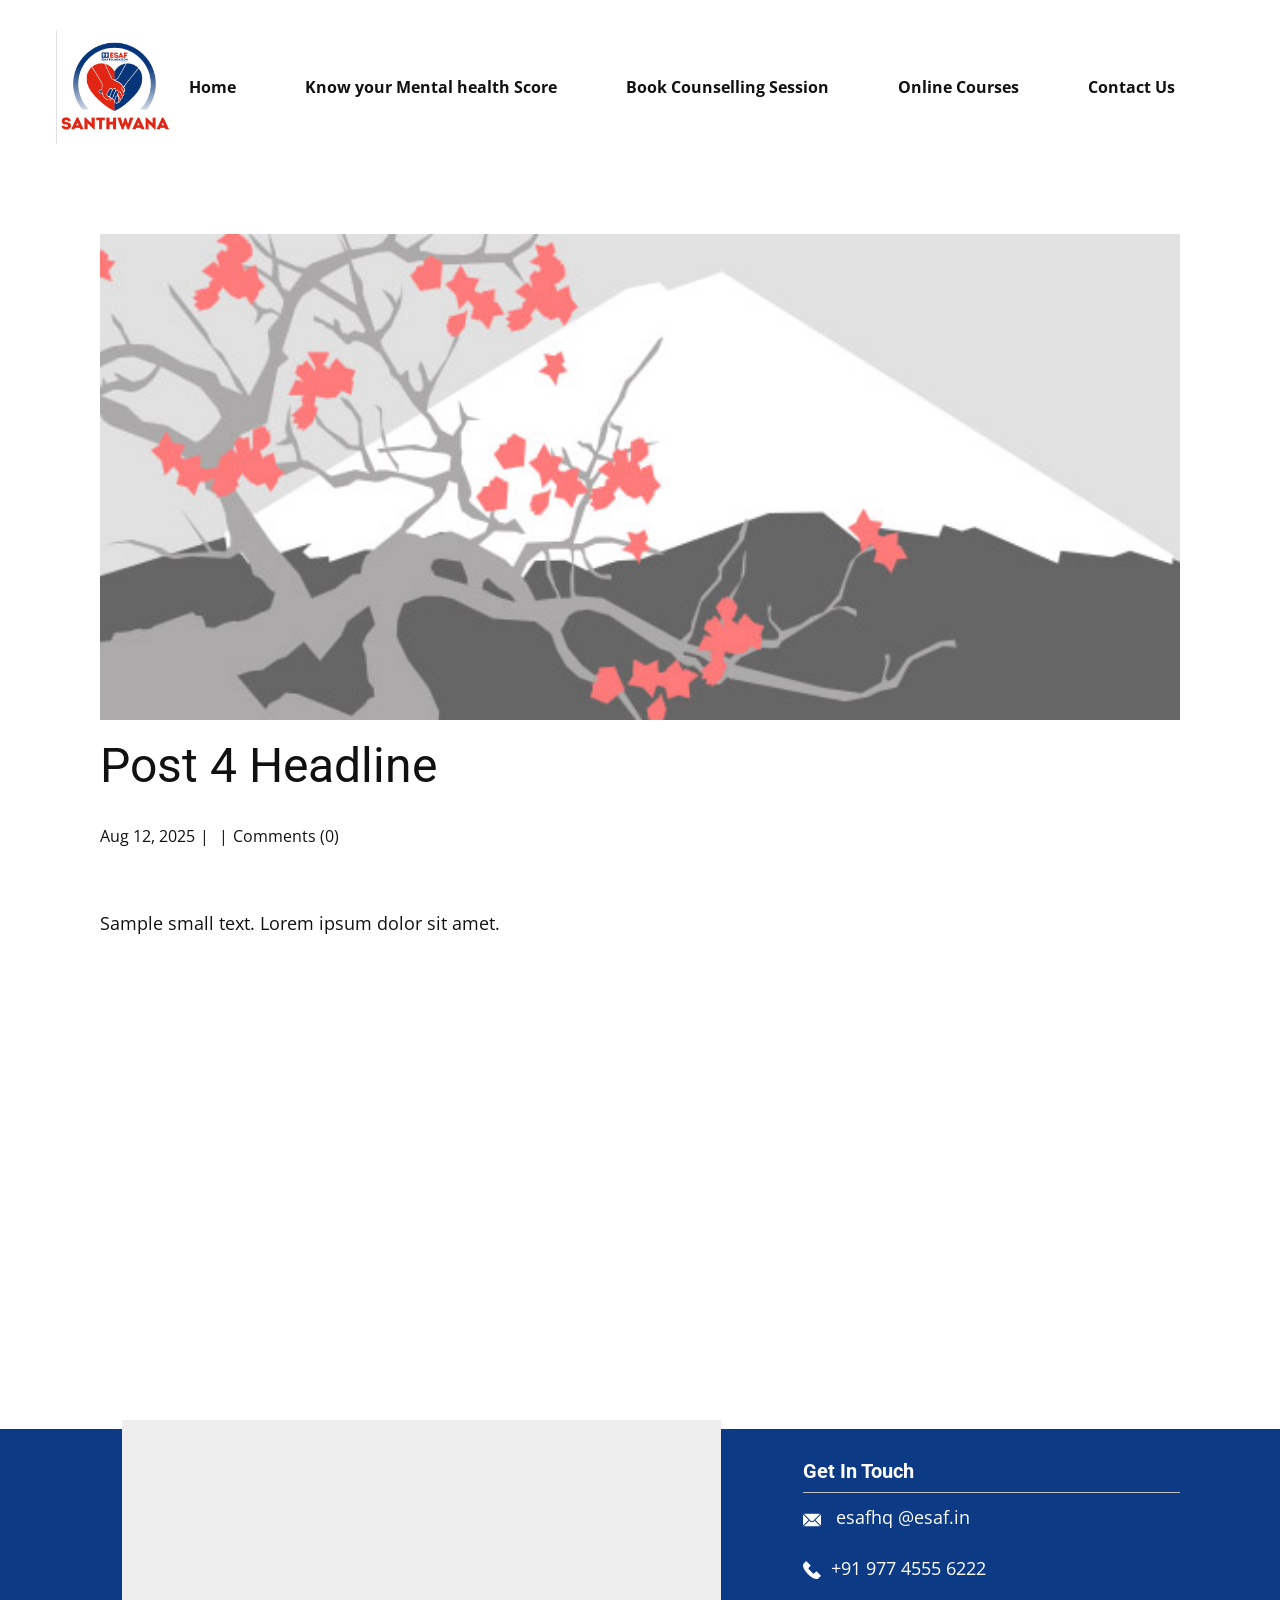
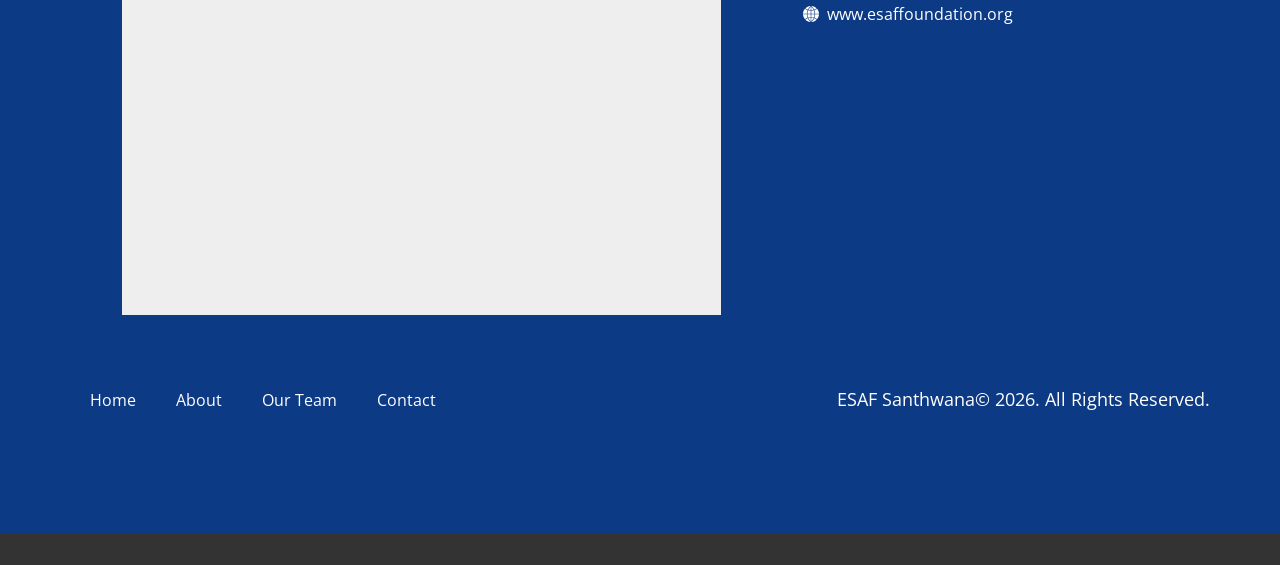
<file: blog/post-3.html>
<!DOCTYPE html>
<html style="font-size: 16px;" lang="en"><head>
    <meta name="viewport" content="width=device-width, initial-scale=1.0">
    <meta charset="utf-8">
    <meta name="keywords" content="Post 1 Headline">
    <meta name="description" content="Sample small text. Lorem ipsum dolor sit amet.">
    <title>Post 4 Headline</title>
    <link rel="stylesheet" href="../nicepage.css" media="screen">
<link rel="stylesheet" href="../Post-Template.css" media="screen">
    <script class="u-script" type="text/javascript" src="../jquery.js" defer=""></script>
    <script class="u-script" type="text/javascript" src="../nicepage.js" defer=""></script>
    <meta name="generator" content="Nicepage 8.6.2, nicepage.com">
    
    
    
    <link id="u-page-google-font" rel="stylesheet" href="https://fonts.googleapis.com/css2?display=swap&amp;family=Roboto:ital,wght@0,100;0,200;0,300;0,400;0,500;0,600;0,700;0,800;0,900;1,100;1,200;1,300;1,400;1,500;1,600;1,700;1,800;1,900&amp;family=Open+Sans:ital,wght@0,300;0,400;0,500;0,600;0,700;0,800;1,300;1,400;1,500;1,600;1,700;1,800">
    <script type="application/ld+json">{
		"@context": "http://schema.org",
		"@type": "Organization",
		"name": ""
}</script>
    <meta name="theme-color" content="#478ac9">
  <meta data-intl-tel-input-cdn-path="intlTelInput/"><meta name="twitter:description" content="Sample small text. Lorem ipsum dolor sit amet."><meta property="og:type" content="article"><meta property="og:title" content="Post 4 Headline"><meta property="og:description" content="Sample small text. Lorem ipsum dolor sit amet."><meta property="og:image" content="../images/0fd3416c.jpeg"></head>
  <body data-path-to-root="./" data-include-products="false" class="u-body u-xl-mode" data-lang="en"><header class="u-clearfix u-header u-header" id="header"><div class="u-clearfix u-sheet u-sheet-1">
        <img class="u-image u-image-default u-preserve-proportions u-image-1" src="../images/Logosanthwana.png" alt="" data-image-width="199" data-image-height="198">
        <nav class="u-menu u-menu-one-level u-offcanvas u-menu-1" role="navigation" aria-label="Menu navigation">
          <div class="menu-collapse" style="font-size: 1rem; letter-spacing: 0px; font-weight: 700;">
            <a class="u-button-style u-custom-left-right-menu-spacing u-custom-padding-bottom u-custom-text-hover-color u-custom-top-bottom-menu-spacing u-hamburger-link u-nav-link u-text-active-palette-1-base u-text-hover-palette-2-base" href="#" tabindex="-1" aria-label="Open menu" aria-controls="261f">
              <svg class="u-svg-link" viewBox="0 0 24 24"><use xlink:href="#menu-hamburger"></use></svg>
              <svg class="u-svg-content" version="1.1" id="menu-hamburger" viewBox="0 0 16 16" x="0px" y="0px" xmlns:xlink="http://www.w3.org/1999/xlink" xmlns="http://www.w3.org/2000/svg"><g><rect y="1" width="16" height="2"></rect><rect y="7" width="16" height="2"></rect><rect y="13" width="16" height="2"></rect>
</g></svg>
            </a>
          </div>
          <div class="u-custom-menu u-nav-container">
            <ul class="u-nav u-unstyled u-nav-1" role="menubar"><li role="none" class="u-nav-item"><a role="menuitem" class="u-button-style u-nav-link u-text-active-palette-1-base u-text-hover-palette-1-base u-nav-link-2" href="../">Home</a>
</li><li role="none" class="u-nav-item"><a tabindex="-1" role="menuitem" class="u-button-style u-nav-link u-text-active-palette-1-base u-text-hover-palette-1-base u-nav-link-2" href="https://bewinwilsonmathews.github.io/Santhwana/Santhwana.html" target="_blank">Know your Mental health Score</a>
</li><li role="none" class="u-nav-item"><a tabindex="-1" role="menuitem" class="u-button-style u-nav-link u-text-active-palette-1-base u-text-hover-palette-1-base u-nav-link-2" href="https://meetpro.club/studentmentor" target="_blank">Book Counselling Session</a>
</li><li role="none" class="u-nav-item"><a tabindex="-1" role="menuitem" class="u-button-style u-nav-link u-text-active-palette-1-base u-text-hover-palette-1-base u-nav-link-2" href="https://script.google.com/macros/s/AKfycbzLUiHWCuA23xT3r5N1A-uJz3avY5cB6EeaaajBGBmp5HIz8C4YGnMHK1bf3oDaUm6wXw/exec" target="_blank">Online Courses</a>
</li><li role="none" class="u-nav-item"><a tabindex="-1" role="menuitem" class="u-button-style u-nav-link u-text-active-palette-1-base u-text-hover-palette-1-base u-nav-link-2" href="../#block-17" data-page-id="1332116969" target="_blank">Contact Us</a>
</li></ul>
          </div>
          <div class="u-custom-menu u-nav-container-collapse" id="261f" role="region" aria-label="Menu panel">
            <div class="u-black u-container-style u-inner-container-layout u-opacity u-opacity-95 u-sidenav">
              <div class="u-inner-container-layout u-sidenav-overflow">
                <div class="u-menu-close" tabindex="-1" aria-label="Close menu"></div>
                <ul class="u-align-center u-nav u-popupmenu-items u-unstyled u-nav-2" role="menubar"><li role="none" class="u-nav-item"><a role="menuitem" class="u-button-style u-nav-link" href="../">Home</a>
</li><li role="none" class="u-nav-item"><a tabindex="-1" role="menuitem" class="u-button-style u-nav-link" href="https://bewinwilsonmathews.github.io/Santhwana/Santhwana.html" target="_blank">Know your Mental health Score</a>
</li><li role="none" class="u-nav-item"><a tabindex="-1" role="menuitem" class="u-button-style u-nav-link" href="https://meetpro.club/studentmentor" target="_blank">Book Counselling Session</a>
</li><li role="none" class="u-nav-item"><a tabindex="-1" role="menuitem" class="u-button-style u-nav-link" href="https://script.google.com/macros/s/AKfycbzLUiHWCuA23xT3r5N1A-uJz3avY5cB6EeaaajBGBmp5HIz8C4YGnMHK1bf3oDaUm6wXw/exec" target="_blank">Online Courses</a>
</li><li role="none" class="u-nav-item"><a tabindex="-1" role="menuitem" class="u-button-style u-nav-link" href="../#block-17" data-page-id="1332116969" target="_blank">Contact Us</a>
</li></ul>
              </div>
            </div>
            <div class="u-black u-menu-overlay u-opacity u-opacity-70"></div>
          </div>
        </nav>
      </div></header>
    <section class="u-align-center u-clearfix u-section-1" id="block-2">
      <div class="u-clearfix u-sheet u-valign-middle-md u-valign-middle-sm u-valign-middle-xs u-sheet-1"><!--post_details--><!--post_details_options_json--><!--{"source":""}--><!--/post_details_options_json--><!--blog_post-->
        <div class="u-container-style u-expanded-width u-post-details u-post-details-1">
          <div class="u-container-layout u-valign-middle u-container-layout-1"><!--blog_post_image-->
            <img alt="" class="u-blog-control u-expanded-width u-image u-image-default u-image-1" src="../images/0fd3416c.jpeg"><!--/blog_post_image--><!--blog_post_header-->
            <h2 class="u-blog-control u-text u-text-1">Post 4 Headline</h2><!--/blog_post_header--><!--blog_post_metadata-->
            <div class="u-blog-control u-metadata u-metadata-1"><!--blog_post_metadata_date--><span class="u-meta-date u-meta-icon">Aug 12, 2025</span><!--/blog_post_metadata_date--><!--blog_post_metadata_category--><span class="u-meta-category u-meta-icon"></span><!--/blog_post_metadata_category--><!--blog_post_metadata_comments--><span class="u-meta-comments u-meta-icon"><!--blog_post_metadata_comments_content-->Comments (0)<!--/blog_post_metadata_comments_content--></span><!--/blog_post_metadata_comments-->
            </div><!--/blog_post_metadata--><!--blog_post_content-->
            <div class="u-align-justify u-blog-control u-post-content u-text u-text-2 fr-view">
  <p>
    <meta name="viewport" content="width=device-width, initial-scale=1.0">
    <meta charset="utf-8">
    <meta name="keywords" content=""><meta name="description" content="">
    <title></title>
    <link rel="stylesheet" href="/nicepage.css" media="screen" class="u-static-style"><link rel="stylesheet" href="/nicepage.css" media="screen">
    <script class="u-script" type="text/javascript" src="//capp.nicepage.com/assets/jquery-1.9.1.min.js" defer=""></script>
    <script class="u-script" type="text/javascript" src="//capp.nicepage.com/e1ec80a0bae8923e64d6c550789dfe4bf6121475/nicepage.js" defer=""></script>
</p><section class="u-clearfix u-valign-top u-block-c192-1" custom-posts-hash="T" data-section-properties="{&quot;margin&quot;:&quot;none&quot;,&quot;stretch&quot;:true}" data-id="c192" data-posts-content="[{'images':[],'maps':[],'videos':[],'icons':[],'textWidth':'','textHeight':'','id':1,'headingProp':'h3','textProp':'text'}]" style="min-height: 500px">
  <div class="u-clearfix u-rich-text u-text u-block-c192-4" data-state="{&quot;margin-top&quot;:{&quot;shouldApplyDefaultMargins&quot;:{&quot;XL&quot;:false,&quot;LG&quot;:false,&quot;MD&quot;:false,&quot;SM&quot;:true,&quot;XS&quot;:true},&quot;parentVerticalAlign&quot;:{&quot;XL&quot;:&quot;top&quot;,&quot;LG&quot;:&quot;top&quot;,&quot;MD&quot;:&quot;top&quot;,&quot;SM&quot;:&quot;top&quot;,&quot;XS&quot;:&quot;top&quot;}},&quot;margin-bottom&quot;:{&quot;shouldApplyDefaultMargins&quot;:{&quot;XL&quot;:false,&quot;LG&quot;:false,&quot;MD&quot;:false,&quot;SM&quot;:true,&quot;XS&quot;:true},&quot;parentVerticalAlign&quot;:{&quot;XL&quot;:&quot;top&quot;,&quot;LG&quot;:&quot;top&quot;,&quot;MD&quot;:&quot;top&quot;,&quot;SM&quot;:&quot;top&quot;,&quot;XS&quot;:&quot;top&quot;}}}" style="">
  <p>Sample small text. Lorem ipsum dolor sit amet.</p>
  </div>
  <style data-mode="XL">@media (min-width: 1200px) {
  .u-block-c192-1 {
    min-height: 500px;
  }
}</style>
  <style data-mode="LG">@media (max-width: 1199px) and (min-width: 992px) {
  .u-block-c192-1 {
    min-height: 500px;
  }
}</style>
  <style data-mode="MD">@media (max-width: 991px) and (min-width: 768px) {
  .u-block-c192-1 {
    min-height: 500px;
  }
}</style>
  <style data-mode="SM">@media (max-width: 767px) and (min-width: 576px) {
  .u-block-c192-1 {
    min-height: 500px;
  }
}</style>
  <style data-mode="XS">@media (max-width: 575px) {
  .u-block-c192-1 {
    min-height: 500px;
  }
}</style>
</section>
<p></p>
  </div><!--/blog_post_content-->
          </div>
        </div><!--/blog_post--><!--/post_details-->
      </div>
    </section>
    
    
    
    <footer class="u-align-center-sm u-align-center-xs u-clearfix u-color-var u-footer u-footer" id="footer"><div class="u-clearfix u-sheet u-sheet-1">
        <div class="data-layout-selected u-clearfix u-expanded-width u-layout-wrap u-layout-wrap-1">
          <div class="u-gutter-0 u-layout">
            <div class="u-layout-row">
              <div class="u-container-style u-layout-cell u-shape-rectangle u-size-18-xxl u-size-37 u-layout-cell-1">
                <div class="u-container-layout u-valign-top-lg u-valign-top-md u-valign-top-sm u-valign-top-xs u-container-layout-1">
                  <div class="custom-expanded u-grey-light-2 u-map u-map-1">
                    <div class="embed-responsive">
                      <iframe class="embed-responsive-item" src="https://www.google.com/maps/embed?pb=!1m18!1m12!1m3!1d502092.08882120444!2d75.64968288906248!3d10.532574000000007!2m3!1f0!2f0!3f0!3m2!1i1024!2i768!4f13.1!3m3!1m2!1s0x3ba7ef22c341648f%3A0xb27d6c3a1570b062!2sESAF%20Foundation%20Office!5e0!3m2!1sen!2sin!4v1786616922017!5m2!1sen!2sin" data-map="[base64]"></iframe>
                    </div>
                  </div>
                </div>
              </div>
              <div class="u-container-style u-layout-cell u-shape-rectangle u-size-16-xxl u-size-23 u-layout-cell-2">
                <div class="u-container-layout u-valign-top u-container-layout-2">
                  <h5 class="u-align-left u-text u-text-white u-text-1"> Get In Touch</h5>
                  <div class="u-align-left u-border-1 u-border-grey-25 u-border-no-bottom u-border-no-left u-expanded-width u-line u-line-horizontal u-line-1" data-animation-name="" data-animation-duration="0" data-animation-delay="0" data-animation-direction=""></div>
                  <p class="u-align-left u-text u-text-default u-text-2"><span class="u-file-icon u-icon u-text-white u-icon-1"><img src="../images/2-a85e65c4.png" alt=""></span>&nbsp; <a href="mailto:hi@car.repair.com" class="u-active-none u-border-1 u-border-active-white u-border-hover-white u-border-no-left u-border-no-right u-border-no-top u-btn u-button-link u-button-style u-hover-none u-none u-text-active-grey-10 u-text-body-alt-color u-text-hover-grey-10 u-btn-1" data-animation-name="" data-animation-duration="0" data-animation-delay="0" data-animation-direction="">esafhq @esaf.in</a>
                  </p>
                  <p class="u-align-left u-text u-text-3">
                    <a href="tel:+12345678910" class="u-active-none u-border-1 u-border-active-white u-border-hover-white u-border-no-left u-border-no-right u-border-no-top u-btn u-button-link u-button-style u-hover-none u-none u-text-active-grey-10 u-text-body-alt-color u-text-hover-grey-10 u-btn-2" data-animation-name="" data-animation-duration="0" data-animation-delay="0" data-animation-direction=""><span class="u-file-icon u-icon u-text-white u-icon-2"><img src="../images/3-c91f3b92.png" alt=""></span> +91&nbsp;977 4555 6222
                    </a>
                  </p>
                  <a href="mailto:hi@car.repair.com" class="u-active-none u-border-1 u-border-active-white u-border-hover-white u-border-no-left u-border-no-right u-border-no-top u-btn u-button-link u-button-style u-hover-none u-none u-text-active-grey-10 u-text-body-alt-color u-text-hover-grey-10 u-btn-3" data-animation-name="" data-animation-duration="0" data-animation-delay="0" data-animation-direction=""><span class="u-icon"><svg class="u-svg-content" viewBox="0 0 57.949 57.949" x="0px" y="0px" style="width: 1em; height: 1em;"><g><path d="M29.975,27.985h11.972c-0.123-4.348-1.033-8.567-2.664-12.477c-3.01,0.874-6.131,1.355-9.308,1.44V27.985z"></path><path d="M40.384,13.057c2.928-1.01,5.731-2.392,8.328-4.169l0.653-0.5C44.588,3.658,38.18,0.58,31.071,0.069L30.553,0.49
		C34.767,3.979,38.099,8.268,40.384,13.057z"></path><path d="M29.975,2.628v12.32c2.891-0.082,5.731-0.513,8.473-1.283C36.421,9.505,33.557,5.753,29.975,2.628z"></path><path d="M41.531,42.202c3.13,1.132,6.12,2.668,8.885,4.639l0.868,0.65c3.976-4.785,6.439-10.866,6.665-17.505H43.947
		C43.834,34.224,43.006,38.343,41.531,42.202z"></path><path d="M9.237,8.888c2.597,1.777,5.401,3.158,8.328,4.169c2.285-4.788,5.617-9.077,9.832-12.567l-0.518-0.421
		c-7.125,0.512-13.547,3.603-18.328,8.35L9.237,8.888z"></path><path d="M27.975,2.628c-3.583,3.125-6.446,6.878-8.473,11.036c2.742,0.77,5.582,1.202,8.473,1.283V2.628z"></path><path d="M14.003,29.985H0c0.227,6.639,2.689,12.719,6.665,17.505l0.85-0.635c2.775-1.977,5.771-3.518,8.906-4.652
		C14.943,38.341,14.116,34.222,14.003,29.985z"></path><path d="M16.752,14.89c-3.037-1.064-5.945-2.505-8.644-4.351L7.17,9.897C2.901,14.768,0.236,21.072,0,27.985h14.003
		C14.124,23.425,15.061,18.997,16.752,14.89z"></path><path d="M16.003,27.985h11.972V16.948c-3.179-0.085-6.301-0.566-9.309-1.438C17.035,19.419,16.125,23.637,16.003,27.985z"></path><path d="M27.297,57.391c-4.419-3.695-7.841-8.259-10.111-13.341c-2.992,1.074-5.851,2.538-8.492,4.42l-0.689,0.515
		c4.774,5.003,11.31,8.304,18.605,8.896L27.297,57.391z"></path><path d="M27.975,40.023V29.985H16.003c0.113,4.019,0.905,7.924,2.313,11.58C21.429,40.627,24.669,40.111,27.975,40.023z"></path><path d="M49.236,48.456c-2.631-1.875-5.482-3.335-8.469-4.406c-2.272,5.094-5.698,9.662-10.113,13.344l0.685,0.487
		c7.295-0.592,13.832-3.892,18.606-8.895L49.236,48.456z"></path><path d="M49.885,10.507c-2.72,1.862-5.643,3.311-8.689,4.38c1.692,4.108,2.629,8.537,2.751,13.098h14.003
		c-0.237-6.935-2.917-13.256-7.209-18.133L49.885,10.507z"></path><path d="M27.975,55.342V42.023c-3.039,0.085-6.016,0.556-8.882,1.4C21.136,47.932,24.141,51.998,27.975,55.342z"></path><path d="M41.947,29.985H29.975v10.038c3.307,0.088,6.548,0.604,9.662,1.542C41.041,37.91,41.833,34.005,41.947,29.985z"></path><path d="M38.86,43.423c-2.866-0.844-5.845-1.314-8.885-1.4v13.323C33.806,52.013,36.814,47.943,38.86,43.423z"></path>
</g></svg></span>&nbsp;&nbsp;www.esaffoundation.org 
                  </a>
                </div>
              </div>
            </div>
          </div>
        </div>
        <div class="data-layout-selected u-clearfix u-expanded-width u-layout-custom-xs u-layout-wrap u-layout-wrap-2">
          <div class="u-layout">
            <div class="u-layout-row">
              <div class="u-container-style u-layout-cell u-size-14-xs u-size-30-lg u-size-30-xl u-size-30-xxl u-size-60-md u-size-60-sm u-layout-cell-3">
                <div class="u-container-layout u-valign-middle u-container-layout-3">
                  <nav class="u-menu u-menu-one-level u-offcanvas u-menu-1" data-responsive-from="XS" role="navigation">
                    <div class="menu-collapse">
                      <a class="u-button-style u-custom-text-color u-hamburger-link u-nav-link" aria-label="Open menu" aria-controls="e226" href="#">
                        <svg class="u-svg-link" viewBox="0 0 24 24"><use xlink:href="#svg-23e0"></use></svg>
                        <svg class="u-svg-content" version="1.1" id="svg-23e0" viewBox="0 0 16 16" x="0px" y="0px" xmlns:xlink="http://www.w3.org/1999/xlink" xmlns="http://www.w3.org/2000/svg"><g><rect y="1" width="16" height="2"></rect><rect y="7" width="16" height="2"></rect><rect y="13" width="16" height="2"></rect>
</g></svg>
                      </a>
                    </div>
                    <div class="u-custom-menu u-nav-container">
                      <ul class="u-nav u-unstyled" role="menubar"><li role="none" class="u-nav-item"><a tabindex="-1" role="menuitem" class="u-button-style u-nav-link u-text-white" href="#" aria-haspopup="true">Home</a>
</li><li role="none" class="u-nav-item"><a tabindex="-1" role="menuitem" class="u-button-style u-nav-link u-text-white" href="#">About</a>
</li><li role="none" class="u-nav-item"><a tabindex="-1" role="menuitem" class="u-button-style u-nav-link u-text-white" href="#">Our Team</a>
</li><li role="none" class="u-nav-item"><a tabindex="-1" role="menuitem" class="u-button-style u-nav-link u-text-white" href="#">Contact</a>
</li></ul>
                    </div>
                    <div id="e226" role="region" aria-label="Menu panel" class="u-custom-menu u-nav-container-collapse">
                      <div class="u-black u-container-style u-inner-container-layout u-opacity u-opacity-95 u-sidenav">
                        <div class="u-inner-container-layout u-sidenav-overflow">
                          <div class="u-menu-close" aria-label="Close menu"></div>
                          <ul class="u-align-center u-nav u-popupmenu-items u-unstyled u-nav-2" role="menubar"><li role="none" class="u-nav-item"><a tabindex="-1" role="menuitem" class="u-button-style u-nav-link" href="#" aria-haspopup="true">Home</a>
</li><li role="none" class="u-nav-item"><a tabindex="-1" role="menuitem" class="u-button-style u-nav-link" href="#">About</a>
</li><li role="none" class="u-nav-item"><a tabindex="-1" role="menuitem" class="u-button-style u-nav-link" href="#">Our Team</a>
</li><li role="none" class="u-nav-item"><a tabindex="-1" role="menuitem" class="u-button-style u-nav-link" href="#">Contact</a>
</li></ul>
                        </div>
                      </div>
                      <div class="u-black u-menu-overlay u-opacity u-opacity-70"></div>
                    </div>
                    <style class="menu-style">@media (max-width: 539px) {
                    [data-responsive-from="XS"] .u-nav-container {
                        display: none;
                    }
                    [data-responsive-from="XS"] .menu-collapse {
                        display: block;
                    }
                }</style>
                  </nav>
                </div>
              </div>
              <div class="u-container-align-left-md u-container-align-left-sm u-container-align-right-lg u-container-align-right-xl u-container-align-right-xxl u-container-style u-layout-cell u-size-30-lg u-size-30-xl u-size-30-xxl u-size-46-xs u-size-60-md u-size-60-sm u-layout-cell-4">
                <div class="u-container-layout u-valign-bottom-xs u-valign-middle-lg u-valign-middle-md u-valign-middle-sm u-valign-middle-xl u-container-layout-4">
                  <p class="u-align-left-md u-align-left-sm u-align-left-xs u-align-right-lg u-align-right-xl u-align-right-xxl u-text u-text-default-lg u-text-default-md u-text-default-sm u-text-default-xl u-text-white u-text-4">ESAF Santhwana© 2026. All Rights Reserved.</p>
                </div>
              </div>
            </div>
          </div>
        </div>
      </div></footer>
    <section class="u-backlink u-clearfix u-grey-80"></section>
  
</body></html>
</file>
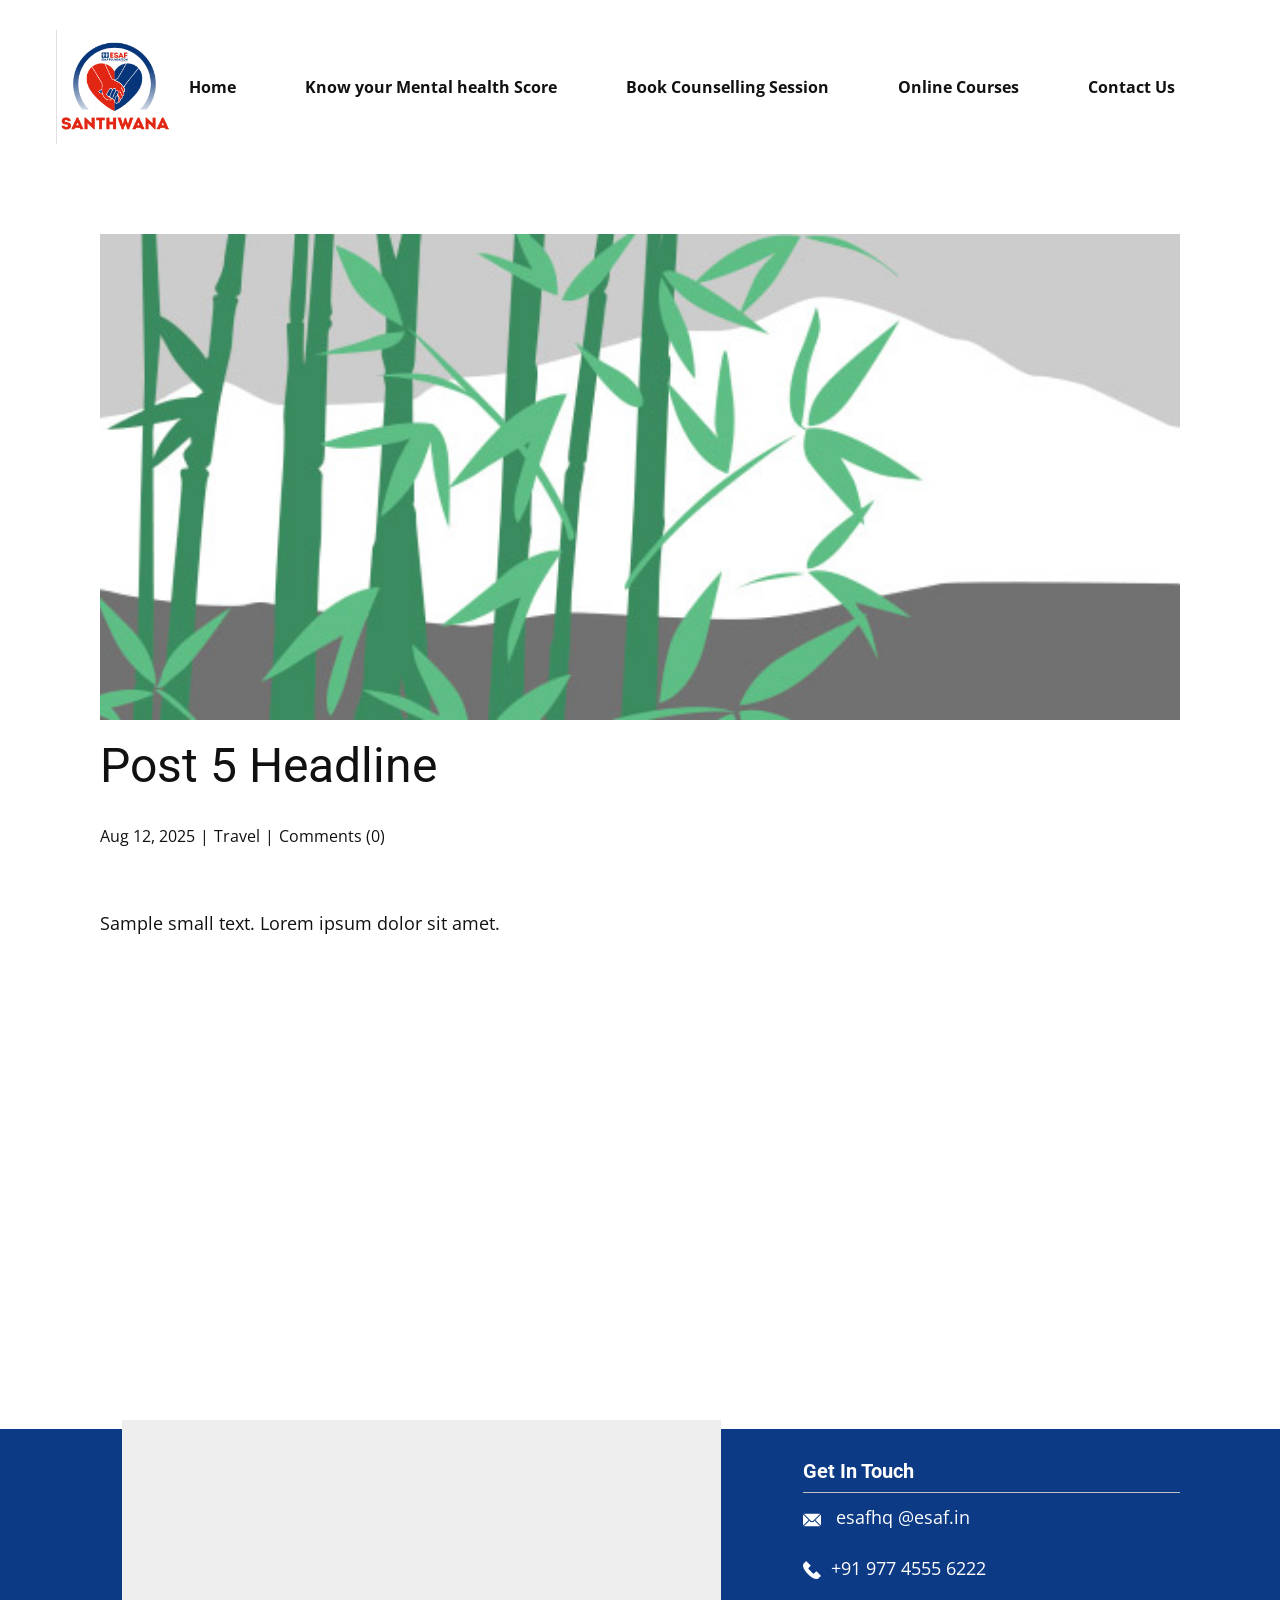
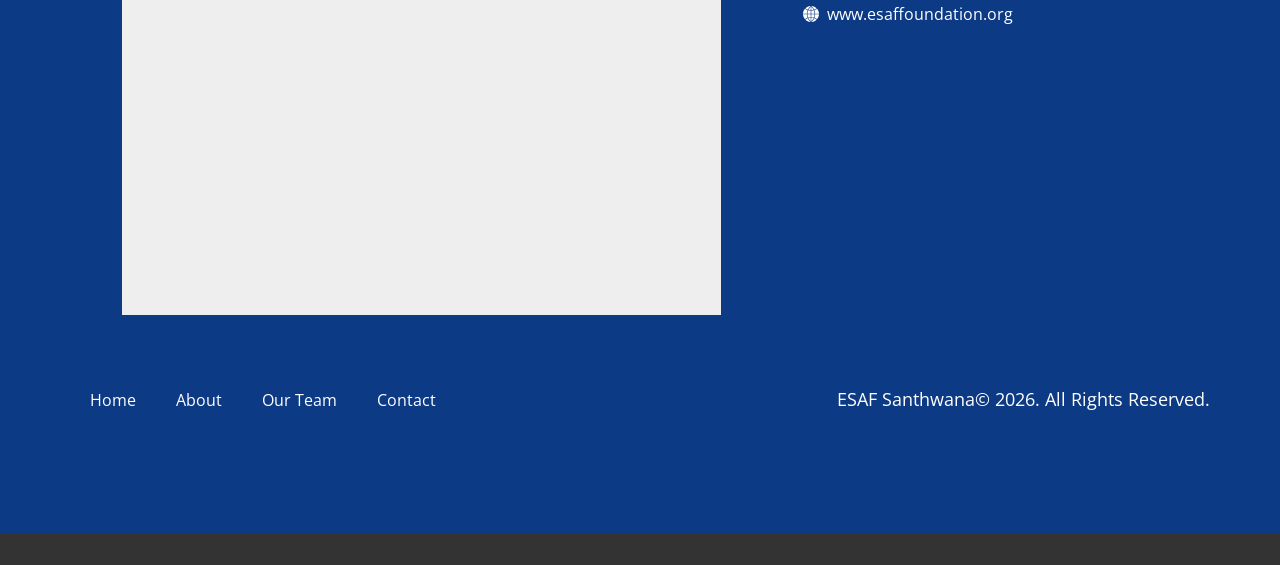
<file: blog/post-4.html>
<!DOCTYPE html>
<html style="font-size: 16px;" lang="en"><head>
    <meta name="viewport" content="width=device-width, initial-scale=1.0">
    <meta charset="utf-8">
    <meta name="keywords" content="Post 1 Headline">
    <meta name="description" content="Sample small text. Lorem ipsum dolor sit amet.">
    <title>Post 5 Headline</title>
    <link rel="stylesheet" href="../nicepage.css" media="screen">
<link rel="stylesheet" href="../Post-Template.css" media="screen">
    <script class="u-script" type="text/javascript" src="../jquery.js" defer=""></script>
    <script class="u-script" type="text/javascript" src="../nicepage.js" defer=""></script>
    <meta name="generator" content="Nicepage 8.6.2, nicepage.com">
    
    
    
    <link id="u-page-google-font" rel="stylesheet" href="https://fonts.googleapis.com/css2?display=swap&amp;family=Roboto:ital,wght@0,100;0,200;0,300;0,400;0,500;0,600;0,700;0,800;0,900;1,100;1,200;1,300;1,400;1,500;1,600;1,700;1,800;1,900&amp;family=Open+Sans:ital,wght@0,300;0,400;0,500;0,600;0,700;0,800;1,300;1,400;1,500;1,600;1,700;1,800">
    <script type="application/ld+json">{
		"@context": "http://schema.org",
		"@type": "Organization",
		"name": ""
}</script>
    <meta name="theme-color" content="#478ac9">
  <meta data-intl-tel-input-cdn-path="intlTelInput/"><meta name="twitter:description" content="Sample small text. Lorem ipsum dolor sit amet."><meta property="og:type" content="article"><meta property="og:title" content="Post 5 Headline"><meta property="og:description" content="Sample small text. Lorem ipsum dolor sit amet."><meta property="og:image" content="../images/68f64b9d.jpeg"></head>
  <body data-path-to-root="./" data-include-products="false" class="u-body u-xl-mode" data-lang="en"><header class="u-clearfix u-header u-header" id="header"><div class="u-clearfix u-sheet u-sheet-1">
        <img class="u-image u-image-default u-preserve-proportions u-image-1" src="../images/Logosanthwana.png" alt="" data-image-width="199" data-image-height="198">
        <nav class="u-menu u-menu-one-level u-offcanvas u-menu-1" role="navigation" aria-label="Menu navigation">
          <div class="menu-collapse" style="font-size: 1rem; letter-spacing: 0px; font-weight: 700;">
            <a class="u-button-style u-custom-left-right-menu-spacing u-custom-padding-bottom u-custom-text-hover-color u-custom-top-bottom-menu-spacing u-hamburger-link u-nav-link u-text-active-palette-1-base u-text-hover-palette-2-base" href="#" tabindex="-1" aria-label="Open menu" aria-controls="261f">
              <svg class="u-svg-link" viewBox="0 0 24 24"><use xlink:href="#menu-hamburger"></use></svg>
              <svg class="u-svg-content" version="1.1" id="menu-hamburger" viewBox="0 0 16 16" x="0px" y="0px" xmlns:xlink="http://www.w3.org/1999/xlink" xmlns="http://www.w3.org/2000/svg"><g><rect y="1" width="16" height="2"></rect><rect y="7" width="16" height="2"></rect><rect y="13" width="16" height="2"></rect>
</g></svg>
            </a>
          </div>
          <div class="u-custom-menu u-nav-container">
            <ul class="u-nav u-unstyled u-nav-1" role="menubar"><li role="none" class="u-nav-item"><a role="menuitem" class="u-button-style u-nav-link u-text-active-palette-1-base u-text-hover-palette-1-base u-nav-link-2" href="../">Home</a>
</li><li role="none" class="u-nav-item"><a tabindex="-1" role="menuitem" class="u-button-style u-nav-link u-text-active-palette-1-base u-text-hover-palette-1-base u-nav-link-2" href="https://bewinwilsonmathews.github.io/Santhwana/Santhwana.html" target="_blank">Know your Mental health Score</a>
</li><li role="none" class="u-nav-item"><a tabindex="-1" role="menuitem" class="u-button-style u-nav-link u-text-active-palette-1-base u-text-hover-palette-1-base u-nav-link-2" href="https://meetpro.club/studentmentor" target="_blank">Book Counselling Session</a>
</li><li role="none" class="u-nav-item"><a tabindex="-1" role="menuitem" class="u-button-style u-nav-link u-text-active-palette-1-base u-text-hover-palette-1-base u-nav-link-2" href="https://script.google.com/macros/s/AKfycbzLUiHWCuA23xT3r5N1A-uJz3avY5cB6EeaaajBGBmp5HIz8C4YGnMHK1bf3oDaUm6wXw/exec" target="_blank">Online Courses</a>
</li><li role="none" class="u-nav-item"><a tabindex="-1" role="menuitem" class="u-button-style u-nav-link u-text-active-palette-1-base u-text-hover-palette-1-base u-nav-link-2" href="../#block-17" data-page-id="1332116969" target="_blank">Contact Us</a>
</li></ul>
          </div>
          <div class="u-custom-menu u-nav-container-collapse" id="261f" role="region" aria-label="Menu panel">
            <div class="u-black u-container-style u-inner-container-layout u-opacity u-opacity-95 u-sidenav">
              <div class="u-inner-container-layout u-sidenav-overflow">
                <div class="u-menu-close" tabindex="-1" aria-label="Close menu"></div>
                <ul class="u-align-center u-nav u-popupmenu-items u-unstyled u-nav-2" role="menubar"><li role="none" class="u-nav-item"><a role="menuitem" class="u-button-style u-nav-link" href="../">Home</a>
</li><li role="none" class="u-nav-item"><a tabindex="-1" role="menuitem" class="u-button-style u-nav-link" href="https://bewinwilsonmathews.github.io/Santhwana/Santhwana.html" target="_blank">Know your Mental health Score</a>
</li><li role="none" class="u-nav-item"><a tabindex="-1" role="menuitem" class="u-button-style u-nav-link" href="https://meetpro.club/studentmentor" target="_blank">Book Counselling Session</a>
</li><li role="none" class="u-nav-item"><a tabindex="-1" role="menuitem" class="u-button-style u-nav-link" href="https://script.google.com/macros/s/AKfycbzLUiHWCuA23xT3r5N1A-uJz3avY5cB6EeaaajBGBmp5HIz8C4YGnMHK1bf3oDaUm6wXw/exec" target="_blank">Online Courses</a>
</li><li role="none" class="u-nav-item"><a tabindex="-1" role="menuitem" class="u-button-style u-nav-link" href="../#block-17" data-page-id="1332116969" target="_blank">Contact Us</a>
</li></ul>
              </div>
            </div>
            <div class="u-black u-menu-overlay u-opacity u-opacity-70"></div>
          </div>
        </nav>
      </div></header>
    <section class="u-align-center u-clearfix u-section-1" id="block-2">
      <div class="u-clearfix u-sheet u-valign-middle-md u-valign-middle-sm u-valign-middle-xs u-sheet-1"><!--post_details--><!--post_details_options_json--><!--{"source":""}--><!--/post_details_options_json--><!--blog_post-->
        <div class="u-container-style u-expanded-width u-post-details u-post-details-1">
          <div class="u-container-layout u-valign-middle u-container-layout-1"><!--blog_post_image-->
            <img alt="" class="u-blog-control u-expanded-width u-image u-image-default u-image-1" src="../images/68f64b9d.jpeg"><!--/blog_post_image--><!--blog_post_header-->
            <h2 class="u-blog-control u-text u-text-1">Post 5 Headline</h2><!--/blog_post_header--><!--blog_post_metadata-->
            <div class="u-blog-control u-metadata u-metadata-1"><!--blog_post_metadata_date--><span class="u-meta-date u-meta-icon">Aug 12, 2025</span><!--/blog_post_metadata_date--><!--blog_post_metadata_category--><span class="u-meta-category u-meta-icon"><a href="/blog/blog.html#/blog-1///2">Travel</a></span><!--/blog_post_metadata_category--><!--blog_post_metadata_comments--><span class="u-meta-comments u-meta-icon"><!--blog_post_metadata_comments_content-->Comments (0)<!--/blog_post_metadata_comments_content--></span><!--/blog_post_metadata_comments-->
            </div><!--/blog_post_metadata--><!--blog_post_content-->
            <div class="u-align-justify u-blog-control u-post-content u-text u-text-2 fr-view">
  <p>
    <meta name="viewport" content="width=device-width, initial-scale=1.0">
    <meta charset="utf-8">
    <meta name="keywords" content=""><meta name="description" content="">
    <title></title>
    <link rel="stylesheet" href="/nicepage.css" media="screen" class="u-static-style"><link rel="stylesheet" href="/nicepage.css" media="screen">
    <script class="u-script" type="text/javascript" src="//capp.nicepage.com/assets/jquery-1.9.1.min.js" defer=""></script>
    <script class="u-script" type="text/javascript" src="//capp.nicepage.com/e1ec80a0bae8923e64d6c550789dfe4bf6121475/nicepage.js" defer=""></script>
</p><section class="u-clearfix u-valign-top u-block-d793-1" custom-posts-hash="T" data-section-properties="{&quot;margin&quot;:&quot;none&quot;,&quot;stretch&quot;:true}" data-id="d793" data-posts-content="[{'images':[],'maps':[],'videos':[],'icons':[],'textWidth':'','textHeight':'','id':1,'headingProp':'h3','textProp':'text'}]" style="min-height: 500px">
  <div class="u-clearfix u-rich-text u-text u-block-d793-4" data-state="{&quot;margin-top&quot;:{&quot;shouldApplyDefaultMargins&quot;:{&quot;XL&quot;:false,&quot;LG&quot;:false,&quot;MD&quot;:false,&quot;SM&quot;:true,&quot;XS&quot;:true},&quot;parentVerticalAlign&quot;:{&quot;XL&quot;:&quot;top&quot;,&quot;LG&quot;:&quot;top&quot;,&quot;MD&quot;:&quot;top&quot;,&quot;SM&quot;:&quot;top&quot;,&quot;XS&quot;:&quot;top&quot;}},&quot;margin-bottom&quot;:{&quot;shouldApplyDefaultMargins&quot;:{&quot;XL&quot;:false,&quot;LG&quot;:false,&quot;MD&quot;:false,&quot;SM&quot;:true,&quot;XS&quot;:true},&quot;parentVerticalAlign&quot;:{&quot;XL&quot;:&quot;top&quot;,&quot;LG&quot;:&quot;top&quot;,&quot;MD&quot;:&quot;top&quot;,&quot;SM&quot;:&quot;top&quot;,&quot;XS&quot;:&quot;top&quot;}}}" style="">
  <p>Sample small text. Lorem ipsum dolor sit amet.</p>
  </div>
  <style data-mode="XL">@media (min-width: 1200px) {
  .u-block-d793-1 {
    min-height: 500px;
  }
}</style>
  <style data-mode="LG">@media (max-width: 1199px) and (min-width: 992px) {
  .u-block-d793-1 {
    min-height: 500px;
  }
}</style>
  <style data-mode="MD">@media (max-width: 991px) and (min-width: 768px) {
  .u-block-d793-1 {
    min-height: 500px;
  }
}</style>
  <style data-mode="SM">@media (max-width: 767px) and (min-width: 576px) {
  .u-block-d793-1 {
    min-height: 500px;
  }
}</style>
  <style data-mode="XS">@media (max-width: 575px) {
  .u-block-d793-1 {
    min-height: 500px;
  }
}</style>
</section>
<p></p>
  </div><!--/blog_post_content-->
          </div>
        </div><!--/blog_post--><!--/post_details-->
      </div>
    </section>
    
    
    
    <footer class="u-align-center-sm u-align-center-xs u-clearfix u-color-var u-footer u-footer" id="footer"><div class="u-clearfix u-sheet u-sheet-1">
        <div class="data-layout-selected u-clearfix u-expanded-width u-layout-wrap u-layout-wrap-1">
          <div class="u-gutter-0 u-layout">
            <div class="u-layout-row">
              <div class="u-container-style u-layout-cell u-shape-rectangle u-size-18-xxl u-size-37 u-layout-cell-1">
                <div class="u-container-layout u-valign-top-lg u-valign-top-md u-valign-top-sm u-valign-top-xs u-container-layout-1">
                  <div class="custom-expanded u-grey-light-2 u-map u-map-1">
                    <div class="embed-responsive">
                      <iframe class="embed-responsive-item" src="https://www.google.com/maps/embed?pb=!1m18!1m12!1m3!1d502092.08882120444!2d75.64968288906248!3d10.532574000000007!2m3!1f0!2f0!3f0!3m2!1i1024!2i768!4f13.1!3m3!1m2!1s0x3ba7ef22c341648f%3A0xb27d6c3a1570b062!2sESAF%20Foundation%20Office!5e0!3m2!1sen!2sin!4v1786616922017!5m2!1sen!2sin" data-map="[base64]"></iframe>
                    </div>
                  </div>
                </div>
              </div>
              <div class="u-container-style u-layout-cell u-shape-rectangle u-size-16-xxl u-size-23 u-layout-cell-2">
                <div class="u-container-layout u-valign-top u-container-layout-2">
                  <h5 class="u-align-left u-text u-text-white u-text-1"> Get In Touch</h5>
                  <div class="u-align-left u-border-1 u-border-grey-25 u-border-no-bottom u-border-no-left u-expanded-width u-line u-line-horizontal u-line-1" data-animation-name="" data-animation-duration="0" data-animation-delay="0" data-animation-direction=""></div>
                  <p class="u-align-left u-text u-text-default u-text-2"><span class="u-file-icon u-icon u-text-white u-icon-1"><img src="../images/2-a85e65c4.png" alt=""></span>&nbsp; <a href="mailto:hi@car.repair.com" class="u-active-none u-border-1 u-border-active-white u-border-hover-white u-border-no-left u-border-no-right u-border-no-top u-btn u-button-link u-button-style u-hover-none u-none u-text-active-grey-10 u-text-body-alt-color u-text-hover-grey-10 u-btn-1" data-animation-name="" data-animation-duration="0" data-animation-delay="0" data-animation-direction="">esafhq @esaf.in</a>
                  </p>
                  <p class="u-align-left u-text u-text-3">
                    <a href="tel:+12345678910" class="u-active-none u-border-1 u-border-active-white u-border-hover-white u-border-no-left u-border-no-right u-border-no-top u-btn u-button-link u-button-style u-hover-none u-none u-text-active-grey-10 u-text-body-alt-color u-text-hover-grey-10 u-btn-2" data-animation-name="" data-animation-duration="0" data-animation-delay="0" data-animation-direction=""><span class="u-file-icon u-icon u-text-white u-icon-2"><img src="../images/3-c91f3b92.png" alt=""></span> +91&nbsp;977 4555 6222
                    </a>
                  </p>
                  <a href="mailto:hi@car.repair.com" class="u-active-none u-border-1 u-border-active-white u-border-hover-white u-border-no-left u-border-no-right u-border-no-top u-btn u-button-link u-button-style u-hover-none u-none u-text-active-grey-10 u-text-body-alt-color u-text-hover-grey-10 u-btn-3" data-animation-name="" data-animation-duration="0" data-animation-delay="0" data-animation-direction=""><span class="u-icon"><svg class="u-svg-content" viewBox="0 0 57.949 57.949" x="0px" y="0px" style="width: 1em; height: 1em;"><g><path d="M29.975,27.985h11.972c-0.123-4.348-1.033-8.567-2.664-12.477c-3.01,0.874-6.131,1.355-9.308,1.44V27.985z"></path><path d="M40.384,13.057c2.928-1.01,5.731-2.392,8.328-4.169l0.653-0.5C44.588,3.658,38.18,0.58,31.071,0.069L30.553,0.49
		C34.767,3.979,38.099,8.268,40.384,13.057z"></path><path d="M29.975,2.628v12.32c2.891-0.082,5.731-0.513,8.473-1.283C36.421,9.505,33.557,5.753,29.975,2.628z"></path><path d="M41.531,42.202c3.13,1.132,6.12,2.668,8.885,4.639l0.868,0.65c3.976-4.785,6.439-10.866,6.665-17.505H43.947
		C43.834,34.224,43.006,38.343,41.531,42.202z"></path><path d="M9.237,8.888c2.597,1.777,5.401,3.158,8.328,4.169c2.285-4.788,5.617-9.077,9.832-12.567l-0.518-0.421
		c-7.125,0.512-13.547,3.603-18.328,8.35L9.237,8.888z"></path><path d="M27.975,2.628c-3.583,3.125-6.446,6.878-8.473,11.036c2.742,0.77,5.582,1.202,8.473,1.283V2.628z"></path><path d="M14.003,29.985H0c0.227,6.639,2.689,12.719,6.665,17.505l0.85-0.635c2.775-1.977,5.771-3.518,8.906-4.652
		C14.943,38.341,14.116,34.222,14.003,29.985z"></path><path d="M16.752,14.89c-3.037-1.064-5.945-2.505-8.644-4.351L7.17,9.897C2.901,14.768,0.236,21.072,0,27.985h14.003
		C14.124,23.425,15.061,18.997,16.752,14.89z"></path><path d="M16.003,27.985h11.972V16.948c-3.179-0.085-6.301-0.566-9.309-1.438C17.035,19.419,16.125,23.637,16.003,27.985z"></path><path d="M27.297,57.391c-4.419-3.695-7.841-8.259-10.111-13.341c-2.992,1.074-5.851,2.538-8.492,4.42l-0.689,0.515
		c4.774,5.003,11.31,8.304,18.605,8.896L27.297,57.391z"></path><path d="M27.975,40.023V29.985H16.003c0.113,4.019,0.905,7.924,2.313,11.58C21.429,40.627,24.669,40.111,27.975,40.023z"></path><path d="M49.236,48.456c-2.631-1.875-5.482-3.335-8.469-4.406c-2.272,5.094-5.698,9.662-10.113,13.344l0.685,0.487
		c7.295-0.592,13.832-3.892,18.606-8.895L49.236,48.456z"></path><path d="M49.885,10.507c-2.72,1.862-5.643,3.311-8.689,4.38c1.692,4.108,2.629,8.537,2.751,13.098h14.003
		c-0.237-6.935-2.917-13.256-7.209-18.133L49.885,10.507z"></path><path d="M27.975,55.342V42.023c-3.039,0.085-6.016,0.556-8.882,1.4C21.136,47.932,24.141,51.998,27.975,55.342z"></path><path d="M41.947,29.985H29.975v10.038c3.307,0.088,6.548,0.604,9.662,1.542C41.041,37.91,41.833,34.005,41.947,29.985z"></path><path d="M38.86,43.423c-2.866-0.844-5.845-1.314-8.885-1.4v13.323C33.806,52.013,36.814,47.943,38.86,43.423z"></path>
</g></svg></span>&nbsp;&nbsp;www.esaffoundation.org 
                  </a>
                </div>
              </div>
            </div>
          </div>
        </div>
        <div class="data-layout-selected u-clearfix u-expanded-width u-layout-custom-xs u-layout-wrap u-layout-wrap-2">
          <div class="u-layout">
            <div class="u-layout-row">
              <div class="u-container-style u-layout-cell u-size-14-xs u-size-30-lg u-size-30-xl u-size-30-xxl u-size-60-md u-size-60-sm u-layout-cell-3">
                <div class="u-container-layout u-valign-middle u-container-layout-3">
                  <nav class="u-menu u-menu-one-level u-offcanvas u-menu-1" data-responsive-from="XS" role="navigation">
                    <div class="menu-collapse">
                      <a class="u-button-style u-custom-text-color u-hamburger-link u-nav-link" aria-label="Open menu" aria-controls="e226" href="#">
                        <svg class="u-svg-link" viewBox="0 0 24 24"><use xlink:href="#svg-23e0"></use></svg>
                        <svg class="u-svg-content" version="1.1" id="svg-23e0" viewBox="0 0 16 16" x="0px" y="0px" xmlns:xlink="http://www.w3.org/1999/xlink" xmlns="http://www.w3.org/2000/svg"><g><rect y="1" width="16" height="2"></rect><rect y="7" width="16" height="2"></rect><rect y="13" width="16" height="2"></rect>
</g></svg>
                      </a>
                    </div>
                    <div class="u-custom-menu u-nav-container">
                      <ul class="u-nav u-unstyled" role="menubar"><li role="none" class="u-nav-item"><a tabindex="-1" role="menuitem" class="u-button-style u-nav-link u-text-white" href="#" aria-haspopup="true">Home</a>
</li><li role="none" class="u-nav-item"><a tabindex="-1" role="menuitem" class="u-button-style u-nav-link u-text-white" href="#">About</a>
</li><li role="none" class="u-nav-item"><a tabindex="-1" role="menuitem" class="u-button-style u-nav-link u-text-white" href="#">Our Team</a>
</li><li role="none" class="u-nav-item"><a tabindex="-1" role="menuitem" class="u-button-style u-nav-link u-text-white" href="#">Contact</a>
</li></ul>
                    </div>
                    <div id="e226" role="region" aria-label="Menu panel" class="u-custom-menu u-nav-container-collapse">
                      <div class="u-black u-container-style u-inner-container-layout u-opacity u-opacity-95 u-sidenav">
                        <div class="u-inner-container-layout u-sidenav-overflow">
                          <div class="u-menu-close" aria-label="Close menu"></div>
                          <ul class="u-align-center u-nav u-popupmenu-items u-unstyled u-nav-2" role="menubar"><li role="none" class="u-nav-item"><a tabindex="-1" role="menuitem" class="u-button-style u-nav-link" href="#" aria-haspopup="true">Home</a>
</li><li role="none" class="u-nav-item"><a tabindex="-1" role="menuitem" class="u-button-style u-nav-link" href="#">About</a>
</li><li role="none" class="u-nav-item"><a tabindex="-1" role="menuitem" class="u-button-style u-nav-link" href="#">Our Team</a>
</li><li role="none" class="u-nav-item"><a tabindex="-1" role="menuitem" class="u-button-style u-nav-link" href="#">Contact</a>
</li></ul>
                        </div>
                      </div>
                      <div class="u-black u-menu-overlay u-opacity u-opacity-70"></div>
                    </div>
                    <style class="menu-style">@media (max-width: 539px) {
                    [data-responsive-from="XS"] .u-nav-container {
                        display: none;
                    }
                    [data-responsive-from="XS"] .menu-collapse {
                        display: block;
                    }
                }</style>
                  </nav>
                </div>
              </div>
              <div class="u-container-align-left-md u-container-align-left-sm u-container-align-right-lg u-container-align-right-xl u-container-align-right-xxl u-container-style u-layout-cell u-size-30-lg u-size-30-xl u-size-30-xxl u-size-46-xs u-size-60-md u-size-60-sm u-layout-cell-4">
                <div class="u-container-layout u-valign-bottom-xs u-valign-middle-lg u-valign-middle-md u-valign-middle-sm u-valign-middle-xl u-container-layout-4">
                  <p class="u-align-left-md u-align-left-sm u-align-left-xs u-align-right-lg u-align-right-xl u-align-right-xxl u-text u-text-default-lg u-text-default-md u-text-default-sm u-text-default-xl u-text-white u-text-4">ESAF Santhwana© 2026. All Rights Reserved.</p>
                </div>
              </div>
            </div>
          </div>
        </div>
      </div></footer>
    <section class="u-backlink u-clearfix u-grey-80"></section>
  
</body></html>
</file>
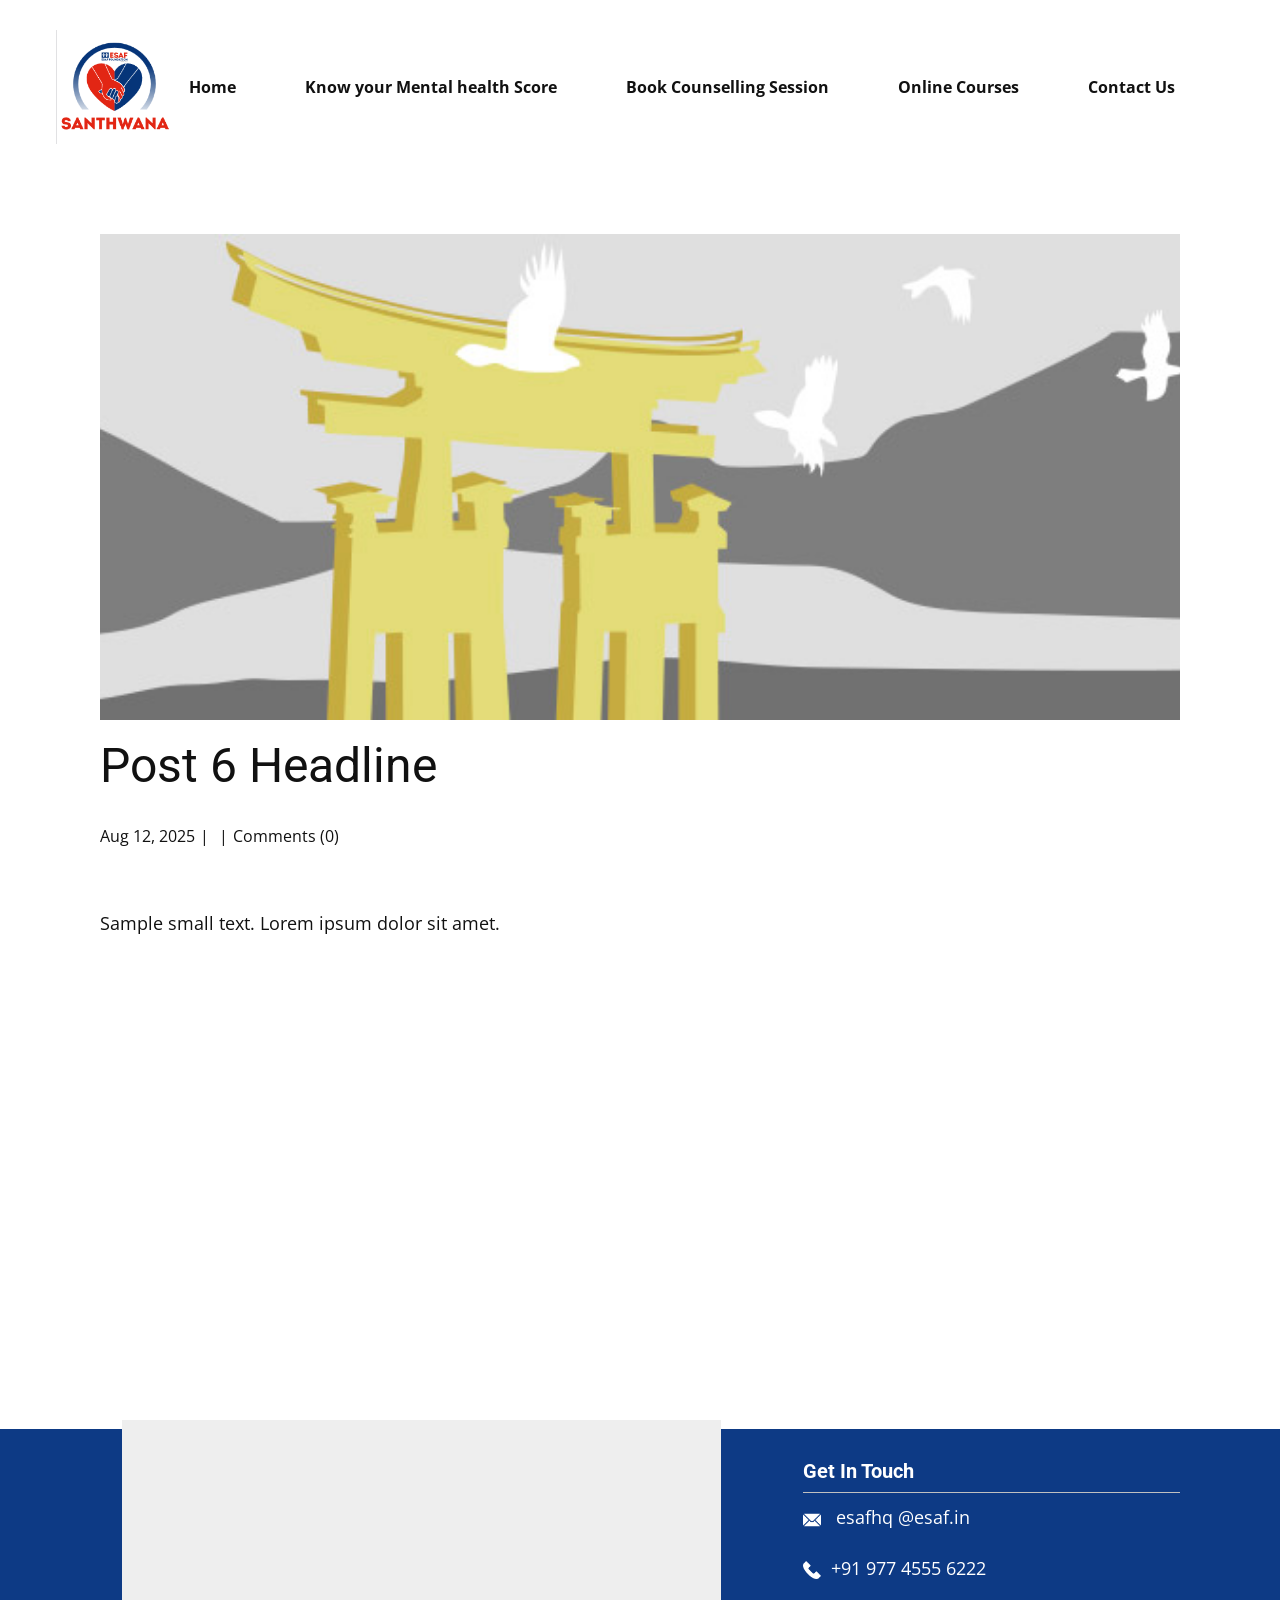
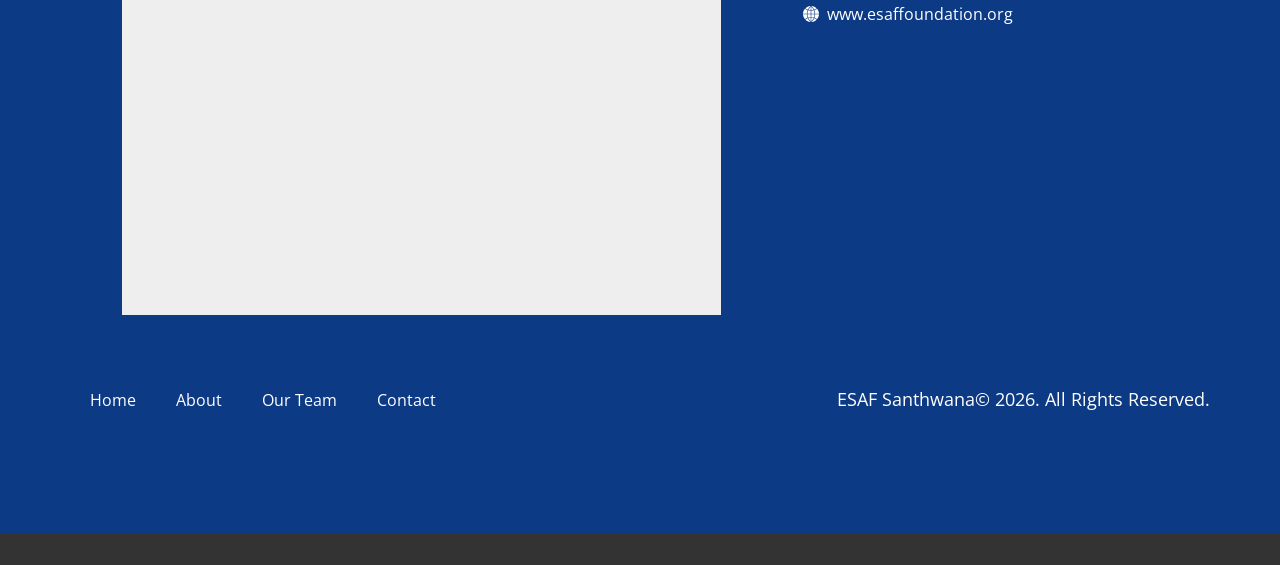
<file: blog/post-5.html>
<!DOCTYPE html>
<html style="font-size: 16px;" lang="en"><head>
    <meta name="viewport" content="width=device-width, initial-scale=1.0">
    <meta charset="utf-8">
    <meta name="keywords" content="Post 1 Headline">
    <meta name="description" content="Sample small text. Lorem ipsum dolor sit amet.">
    <title>Post 6 Headline</title>
    <link rel="stylesheet" href="../nicepage.css" media="screen">
<link rel="stylesheet" href="../Post-Template.css" media="screen">
    <script class="u-script" type="text/javascript" src="../jquery.js" defer=""></script>
    <script class="u-script" type="text/javascript" src="../nicepage.js" defer=""></script>
    <meta name="generator" content="Nicepage 8.6.2, nicepage.com">
    
    
    
    <link id="u-page-google-font" rel="stylesheet" href="https://fonts.googleapis.com/css2?display=swap&amp;family=Roboto:ital,wght@0,100;0,200;0,300;0,400;0,500;0,600;0,700;0,800;0,900;1,100;1,200;1,300;1,400;1,500;1,600;1,700;1,800;1,900&amp;family=Open+Sans:ital,wght@0,300;0,400;0,500;0,600;0,700;0,800;1,300;1,400;1,500;1,600;1,700;1,800">
    <script type="application/ld+json">{
		"@context": "http://schema.org",
		"@type": "Organization",
		"name": ""
}</script>
    <meta name="theme-color" content="#478ac9">
  <meta data-intl-tel-input-cdn-path="intlTelInput/"><meta name="twitter:description" content="Sample small text. Lorem ipsum dolor sit amet."><meta property="og:type" content="article"><meta property="og:title" content="Post 6 Headline"><meta property="og:description" content="Sample small text. Lorem ipsum dolor sit amet."><meta property="og:image" content="../images/8ad73f3c.jpeg"></head>
  <body data-path-to-root="./" data-include-products="false" class="u-body u-xl-mode" data-lang="en"><header class="u-clearfix u-header u-header" id="header"><div class="u-clearfix u-sheet u-sheet-1">
        <img class="u-image u-image-default u-preserve-proportions u-image-1" src="../images/Logosanthwana.png" alt="" data-image-width="199" data-image-height="198">
        <nav class="u-menu u-menu-one-level u-offcanvas u-menu-1" role="navigation" aria-label="Menu navigation">
          <div class="menu-collapse" style="font-size: 1rem; letter-spacing: 0px; font-weight: 700;">
            <a class="u-button-style u-custom-left-right-menu-spacing u-custom-padding-bottom u-custom-text-hover-color u-custom-top-bottom-menu-spacing u-hamburger-link u-nav-link u-text-active-palette-1-base u-text-hover-palette-2-base" href="#" tabindex="-1" aria-label="Open menu" aria-controls="261f">
              <svg class="u-svg-link" viewBox="0 0 24 24"><use xlink:href="#menu-hamburger"></use></svg>
              <svg class="u-svg-content" version="1.1" id="menu-hamburger" viewBox="0 0 16 16" x="0px" y="0px" xmlns:xlink="http://www.w3.org/1999/xlink" xmlns="http://www.w3.org/2000/svg"><g><rect y="1" width="16" height="2"></rect><rect y="7" width="16" height="2"></rect><rect y="13" width="16" height="2"></rect>
</g></svg>
            </a>
          </div>
          <div class="u-custom-menu u-nav-container">
            <ul class="u-nav u-unstyled u-nav-1" role="menubar"><li role="none" class="u-nav-item"><a role="menuitem" class="u-button-style u-nav-link u-text-active-palette-1-base u-text-hover-palette-1-base u-nav-link-2" href="../">Home</a>
</li><li role="none" class="u-nav-item"><a tabindex="-1" role="menuitem" class="u-button-style u-nav-link u-text-active-palette-1-base u-text-hover-palette-1-base u-nav-link-2" href="https://bewinwilsonmathews.github.io/Santhwana/Santhwana.html" target="_blank">Know your Mental health Score</a>
</li><li role="none" class="u-nav-item"><a tabindex="-1" role="menuitem" class="u-button-style u-nav-link u-text-active-palette-1-base u-text-hover-palette-1-base u-nav-link-2" href="https://meetpro.club/studentmentor" target="_blank">Book Counselling Session</a>
</li><li role="none" class="u-nav-item"><a tabindex="-1" role="menuitem" class="u-button-style u-nav-link u-text-active-palette-1-base u-text-hover-palette-1-base u-nav-link-2" href="https://script.google.com/macros/s/AKfycbzLUiHWCuA23xT3r5N1A-uJz3avY5cB6EeaaajBGBmp5HIz8C4YGnMHK1bf3oDaUm6wXw/exec" target="_blank">Online Courses</a>
</li><li role="none" class="u-nav-item"><a tabindex="-1" role="menuitem" class="u-button-style u-nav-link u-text-active-palette-1-base u-text-hover-palette-1-base u-nav-link-2" href="../#block-17" data-page-id="1332116969" target="_blank">Contact Us</a>
</li></ul>
          </div>
          <div class="u-custom-menu u-nav-container-collapse" id="261f" role="region" aria-label="Menu panel">
            <div class="u-black u-container-style u-inner-container-layout u-opacity u-opacity-95 u-sidenav">
              <div class="u-inner-container-layout u-sidenav-overflow">
                <div class="u-menu-close" tabindex="-1" aria-label="Close menu"></div>
                <ul class="u-align-center u-nav u-popupmenu-items u-unstyled u-nav-2" role="menubar"><li role="none" class="u-nav-item"><a role="menuitem" class="u-button-style u-nav-link" href="../">Home</a>
</li><li role="none" class="u-nav-item"><a tabindex="-1" role="menuitem" class="u-button-style u-nav-link" href="https://bewinwilsonmathews.github.io/Santhwana/Santhwana.html" target="_blank">Know your Mental health Score</a>
</li><li role="none" class="u-nav-item"><a tabindex="-1" role="menuitem" class="u-button-style u-nav-link" href="https://meetpro.club/studentmentor" target="_blank">Book Counselling Session</a>
</li><li role="none" class="u-nav-item"><a tabindex="-1" role="menuitem" class="u-button-style u-nav-link" href="https://script.google.com/macros/s/AKfycbzLUiHWCuA23xT3r5N1A-uJz3avY5cB6EeaaajBGBmp5HIz8C4YGnMHK1bf3oDaUm6wXw/exec" target="_blank">Online Courses</a>
</li><li role="none" class="u-nav-item"><a tabindex="-1" role="menuitem" class="u-button-style u-nav-link" href="../#block-17" data-page-id="1332116969" target="_blank">Contact Us</a>
</li></ul>
              </div>
            </div>
            <div class="u-black u-menu-overlay u-opacity u-opacity-70"></div>
          </div>
        </nav>
      </div></header>
    <section class="u-align-center u-clearfix u-section-1" id="block-2">
      <div class="u-clearfix u-sheet u-valign-middle-md u-valign-middle-sm u-valign-middle-xs u-sheet-1"><!--post_details--><!--post_details_options_json--><!--{"source":""}--><!--/post_details_options_json--><!--blog_post-->
        <div class="u-container-style u-expanded-width u-post-details u-post-details-1">
          <div class="u-container-layout u-valign-middle u-container-layout-1"><!--blog_post_image-->
            <img alt="" class="u-blog-control u-expanded-width u-image u-image-default u-image-1" src="../images/8ad73f3c.jpeg"><!--/blog_post_image--><!--blog_post_header-->
            <h2 class="u-blog-control u-text u-text-1">Post 6 Headline</h2><!--/blog_post_header--><!--blog_post_metadata-->
            <div class="u-blog-control u-metadata u-metadata-1"><!--blog_post_metadata_date--><span class="u-meta-date u-meta-icon">Aug 12, 2025</span><!--/blog_post_metadata_date--><!--blog_post_metadata_category--><span class="u-meta-category u-meta-icon"></span><!--/blog_post_metadata_category--><!--blog_post_metadata_comments--><span class="u-meta-comments u-meta-icon"><!--blog_post_metadata_comments_content-->Comments (0)<!--/blog_post_metadata_comments_content--></span><!--/blog_post_metadata_comments-->
            </div><!--/blog_post_metadata--><!--blog_post_content-->
            <div class="u-align-justify u-blog-control u-post-content u-text u-text-2 fr-view">
  <p>
    <meta name="viewport" content="width=device-width, initial-scale=1.0">
    <meta charset="utf-8">
    <meta name="keywords" content=""><meta name="description" content="">
    <title></title>
    <link rel="stylesheet" href="/nicepage.css" media="screen" class="u-static-style"><link rel="stylesheet" href="/nicepage.css" media="screen">
    <script class="u-script" type="text/javascript" src="//capp.nicepage.com/assets/jquery-1.9.1.min.js" defer=""></script>
    <script class="u-script" type="text/javascript" src="//capp.nicepage.com/e1ec80a0bae8923e64d6c550789dfe4bf6121475/nicepage.js" defer=""></script>
</p><section class="u-clearfix u-valign-top u-block-f203-1" custom-posts-hash="T" data-section-properties="{&quot;margin&quot;:&quot;none&quot;,&quot;stretch&quot;:true}" data-id="f203" data-posts-content="[{'images':[],'maps':[],'videos':[],'icons':[],'textWidth':'','textHeight':'','id':1,'headingProp':'h3','textProp':'text'}]" style="min-height: 500px">
  <div class="u-clearfix u-rich-text u-text u-block-f203-4" data-state="{&quot;margin-top&quot;:{&quot;shouldApplyDefaultMargins&quot;:{&quot;XL&quot;:false,&quot;LG&quot;:false,&quot;MD&quot;:false,&quot;SM&quot;:true,&quot;XS&quot;:true},&quot;parentVerticalAlign&quot;:{&quot;XL&quot;:&quot;top&quot;,&quot;LG&quot;:&quot;top&quot;,&quot;MD&quot;:&quot;top&quot;,&quot;SM&quot;:&quot;top&quot;,&quot;XS&quot;:&quot;top&quot;}},&quot;margin-bottom&quot;:{&quot;shouldApplyDefaultMargins&quot;:{&quot;XL&quot;:false,&quot;LG&quot;:false,&quot;MD&quot;:false,&quot;SM&quot;:true,&quot;XS&quot;:true},&quot;parentVerticalAlign&quot;:{&quot;XL&quot;:&quot;top&quot;,&quot;LG&quot;:&quot;top&quot;,&quot;MD&quot;:&quot;top&quot;,&quot;SM&quot;:&quot;top&quot;,&quot;XS&quot;:&quot;top&quot;}}}" style="">
  <p>Sample small text. Lorem ipsum dolor sit amet.</p>
  </div>
  <style data-mode="XL">@media (min-width: 1200px) {
  .u-block-f203-1 {
    min-height: 500px;
  }
}</style>
  <style data-mode="LG">@media (max-width: 1199px) and (min-width: 992px) {
  .u-block-f203-1 {
    min-height: 500px;
  }
}</style>
  <style data-mode="MD">@media (max-width: 991px) and (min-width: 768px) {
  .u-block-f203-1 {
    min-height: 500px;
  }
}</style>
  <style data-mode="SM">@media (max-width: 767px) and (min-width: 576px) {
  .u-block-f203-1 {
    min-height: 500px;
  }
}</style>
  <style data-mode="XS">@media (max-width: 575px) {
  .u-block-f203-1 {
    min-height: 500px;
  }
}</style>
</section>
<p></p>
  </div><!--/blog_post_content-->
          </div>
        </div><!--/blog_post--><!--/post_details-->
      </div>
    </section>
    
    
    
    <footer class="u-align-center-sm u-align-center-xs u-clearfix u-color-var u-footer u-footer" id="footer"><div class="u-clearfix u-sheet u-sheet-1">
        <div class="data-layout-selected u-clearfix u-expanded-width u-layout-wrap u-layout-wrap-1">
          <div class="u-gutter-0 u-layout">
            <div class="u-layout-row">
              <div class="u-container-style u-layout-cell u-shape-rectangle u-size-18-xxl u-size-37 u-layout-cell-1">
                <div class="u-container-layout u-valign-top-lg u-valign-top-md u-valign-top-sm u-valign-top-xs u-container-layout-1">
                  <div class="custom-expanded u-grey-light-2 u-map u-map-1">
                    <div class="embed-responsive">
                      <iframe class="embed-responsive-item" src="https://www.google.com/maps/embed?pb=!1m18!1m12!1m3!1d502092.08882120444!2d75.64968288906248!3d10.532574000000007!2m3!1f0!2f0!3f0!3m2!1i1024!2i768!4f13.1!3m3!1m2!1s0x3ba7ef22c341648f%3A0xb27d6c3a1570b062!2sESAF%20Foundation%20Office!5e0!3m2!1sen!2sin!4v1786616922017!5m2!1sen!2sin" data-map="[base64]"></iframe>
                    </div>
                  </div>
                </div>
              </div>
              <div class="u-container-style u-layout-cell u-shape-rectangle u-size-16-xxl u-size-23 u-layout-cell-2">
                <div class="u-container-layout u-valign-top u-container-layout-2">
                  <h5 class="u-align-left u-text u-text-white u-text-1"> Get In Touch</h5>
                  <div class="u-align-left u-border-1 u-border-grey-25 u-border-no-bottom u-border-no-left u-expanded-width u-line u-line-horizontal u-line-1" data-animation-name="" data-animation-duration="0" data-animation-delay="0" data-animation-direction=""></div>
                  <p class="u-align-left u-text u-text-default u-text-2"><span class="u-file-icon u-icon u-text-white u-icon-1"><img src="../images/2-a85e65c4.png" alt=""></span>&nbsp; <a href="mailto:hi@car.repair.com" class="u-active-none u-border-1 u-border-active-white u-border-hover-white u-border-no-left u-border-no-right u-border-no-top u-btn u-button-link u-button-style u-hover-none u-none u-text-active-grey-10 u-text-body-alt-color u-text-hover-grey-10 u-btn-1" data-animation-name="" data-animation-duration="0" data-animation-delay="0" data-animation-direction="">esafhq @esaf.in</a>
                  </p>
                  <p class="u-align-left u-text u-text-3">
                    <a href="tel:+12345678910" class="u-active-none u-border-1 u-border-active-white u-border-hover-white u-border-no-left u-border-no-right u-border-no-top u-btn u-button-link u-button-style u-hover-none u-none u-text-active-grey-10 u-text-body-alt-color u-text-hover-grey-10 u-btn-2" data-animation-name="" data-animation-duration="0" data-animation-delay="0" data-animation-direction=""><span class="u-file-icon u-icon u-text-white u-icon-2"><img src="../images/3-c91f3b92.png" alt=""></span> +91&nbsp;977 4555 6222
                    </a>
                  </p>
                  <a href="mailto:hi@car.repair.com" class="u-active-none u-border-1 u-border-active-white u-border-hover-white u-border-no-left u-border-no-right u-border-no-top u-btn u-button-link u-button-style u-hover-none u-none u-text-active-grey-10 u-text-body-alt-color u-text-hover-grey-10 u-btn-3" data-animation-name="" data-animation-duration="0" data-animation-delay="0" data-animation-direction=""><span class="u-icon"><svg class="u-svg-content" viewBox="0 0 57.949 57.949" x="0px" y="0px" style="width: 1em; height: 1em;"><g><path d="M29.975,27.985h11.972c-0.123-4.348-1.033-8.567-2.664-12.477c-3.01,0.874-6.131,1.355-9.308,1.44V27.985z"></path><path d="M40.384,13.057c2.928-1.01,5.731-2.392,8.328-4.169l0.653-0.5C44.588,3.658,38.18,0.58,31.071,0.069L30.553,0.49
		C34.767,3.979,38.099,8.268,40.384,13.057z"></path><path d="M29.975,2.628v12.32c2.891-0.082,5.731-0.513,8.473-1.283C36.421,9.505,33.557,5.753,29.975,2.628z"></path><path d="M41.531,42.202c3.13,1.132,6.12,2.668,8.885,4.639l0.868,0.65c3.976-4.785,6.439-10.866,6.665-17.505H43.947
		C43.834,34.224,43.006,38.343,41.531,42.202z"></path><path d="M9.237,8.888c2.597,1.777,5.401,3.158,8.328,4.169c2.285-4.788,5.617-9.077,9.832-12.567l-0.518-0.421
		c-7.125,0.512-13.547,3.603-18.328,8.35L9.237,8.888z"></path><path d="M27.975,2.628c-3.583,3.125-6.446,6.878-8.473,11.036c2.742,0.77,5.582,1.202,8.473,1.283V2.628z"></path><path d="M14.003,29.985H0c0.227,6.639,2.689,12.719,6.665,17.505l0.85-0.635c2.775-1.977,5.771-3.518,8.906-4.652
		C14.943,38.341,14.116,34.222,14.003,29.985z"></path><path d="M16.752,14.89c-3.037-1.064-5.945-2.505-8.644-4.351L7.17,9.897C2.901,14.768,0.236,21.072,0,27.985h14.003
		C14.124,23.425,15.061,18.997,16.752,14.89z"></path><path d="M16.003,27.985h11.972V16.948c-3.179-0.085-6.301-0.566-9.309-1.438C17.035,19.419,16.125,23.637,16.003,27.985z"></path><path d="M27.297,57.391c-4.419-3.695-7.841-8.259-10.111-13.341c-2.992,1.074-5.851,2.538-8.492,4.42l-0.689,0.515
		c4.774,5.003,11.31,8.304,18.605,8.896L27.297,57.391z"></path><path d="M27.975,40.023V29.985H16.003c0.113,4.019,0.905,7.924,2.313,11.58C21.429,40.627,24.669,40.111,27.975,40.023z"></path><path d="M49.236,48.456c-2.631-1.875-5.482-3.335-8.469-4.406c-2.272,5.094-5.698,9.662-10.113,13.344l0.685,0.487
		c7.295-0.592,13.832-3.892,18.606-8.895L49.236,48.456z"></path><path d="M49.885,10.507c-2.72,1.862-5.643,3.311-8.689,4.38c1.692,4.108,2.629,8.537,2.751,13.098h14.003
		c-0.237-6.935-2.917-13.256-7.209-18.133L49.885,10.507z"></path><path d="M27.975,55.342V42.023c-3.039,0.085-6.016,0.556-8.882,1.4C21.136,47.932,24.141,51.998,27.975,55.342z"></path><path d="M41.947,29.985H29.975v10.038c3.307,0.088,6.548,0.604,9.662,1.542C41.041,37.91,41.833,34.005,41.947,29.985z"></path><path d="M38.86,43.423c-2.866-0.844-5.845-1.314-8.885-1.4v13.323C33.806,52.013,36.814,47.943,38.86,43.423z"></path>
</g></svg></span>&nbsp;&nbsp;www.esaffoundation.org 
                  </a>
                </div>
              </div>
            </div>
          </div>
        </div>
        <div class="data-layout-selected u-clearfix u-expanded-width u-layout-custom-xs u-layout-wrap u-layout-wrap-2">
          <div class="u-layout">
            <div class="u-layout-row">
              <div class="u-container-style u-layout-cell u-size-14-xs u-size-30-lg u-size-30-xl u-size-30-xxl u-size-60-md u-size-60-sm u-layout-cell-3">
                <div class="u-container-layout u-valign-middle u-container-layout-3">
                  <nav class="u-menu u-menu-one-level u-offcanvas u-menu-1" data-responsive-from="XS" role="navigation">
                    <div class="menu-collapse">
                      <a class="u-button-style u-custom-text-color u-hamburger-link u-nav-link" aria-label="Open menu" aria-controls="e226" href="#">
                        <svg class="u-svg-link" viewBox="0 0 24 24"><use xlink:href="#svg-23e0"></use></svg>
                        <svg class="u-svg-content" version="1.1" id="svg-23e0" viewBox="0 0 16 16" x="0px" y="0px" xmlns:xlink="http://www.w3.org/1999/xlink" xmlns="http://www.w3.org/2000/svg"><g><rect y="1" width="16" height="2"></rect><rect y="7" width="16" height="2"></rect><rect y="13" width="16" height="2"></rect>
</g></svg>
                      </a>
                    </div>
                    <div class="u-custom-menu u-nav-container">
                      <ul class="u-nav u-unstyled" role="menubar"><li role="none" class="u-nav-item"><a tabindex="-1" role="menuitem" class="u-button-style u-nav-link u-text-white" href="#" aria-haspopup="true">Home</a>
</li><li role="none" class="u-nav-item"><a tabindex="-1" role="menuitem" class="u-button-style u-nav-link u-text-white" href="#">About</a>
</li><li role="none" class="u-nav-item"><a tabindex="-1" role="menuitem" class="u-button-style u-nav-link u-text-white" href="#">Our Team</a>
</li><li role="none" class="u-nav-item"><a tabindex="-1" role="menuitem" class="u-button-style u-nav-link u-text-white" href="#">Contact</a>
</li></ul>
                    </div>
                    <div id="e226" role="region" aria-label="Menu panel" class="u-custom-menu u-nav-container-collapse">
                      <div class="u-black u-container-style u-inner-container-layout u-opacity u-opacity-95 u-sidenav">
                        <div class="u-inner-container-layout u-sidenav-overflow">
                          <div class="u-menu-close" aria-label="Close menu"></div>
                          <ul class="u-align-center u-nav u-popupmenu-items u-unstyled u-nav-2" role="menubar"><li role="none" class="u-nav-item"><a tabindex="-1" role="menuitem" class="u-button-style u-nav-link" href="#" aria-haspopup="true">Home</a>
</li><li role="none" class="u-nav-item"><a tabindex="-1" role="menuitem" class="u-button-style u-nav-link" href="#">About</a>
</li><li role="none" class="u-nav-item"><a tabindex="-1" role="menuitem" class="u-button-style u-nav-link" href="#">Our Team</a>
</li><li role="none" class="u-nav-item"><a tabindex="-1" role="menuitem" class="u-button-style u-nav-link" href="#">Contact</a>
</li></ul>
                        </div>
                      </div>
                      <div class="u-black u-menu-overlay u-opacity u-opacity-70"></div>
                    </div>
                    <style class="menu-style">@media (max-width: 539px) {
                    [data-responsive-from="XS"] .u-nav-container {
                        display: none;
                    }
                    [data-responsive-from="XS"] .menu-collapse {
                        display: block;
                    }
                }</style>
                  </nav>
                </div>
              </div>
              <div class="u-container-align-left-md u-container-align-left-sm u-container-align-right-lg u-container-align-right-xl u-container-align-right-xxl u-container-style u-layout-cell u-size-30-lg u-size-30-xl u-size-30-xxl u-size-46-xs u-size-60-md u-size-60-sm u-layout-cell-4">
                <div class="u-container-layout u-valign-bottom-xs u-valign-middle-lg u-valign-middle-md u-valign-middle-sm u-valign-middle-xl u-container-layout-4">
                  <p class="u-align-left-md u-align-left-sm u-align-left-xs u-align-right-lg u-align-right-xl u-align-right-xxl u-text u-text-default-lg u-text-default-md u-text-default-sm u-text-default-xl u-text-white u-text-4">ESAF Santhwana© 2026. All Rights Reserved.</p>
                </div>
              </div>
            </div>
          </div>
        </div>
      </div></footer>
    <section class="u-backlink u-clearfix u-grey-80"></section>
  
</body></html>
</file>
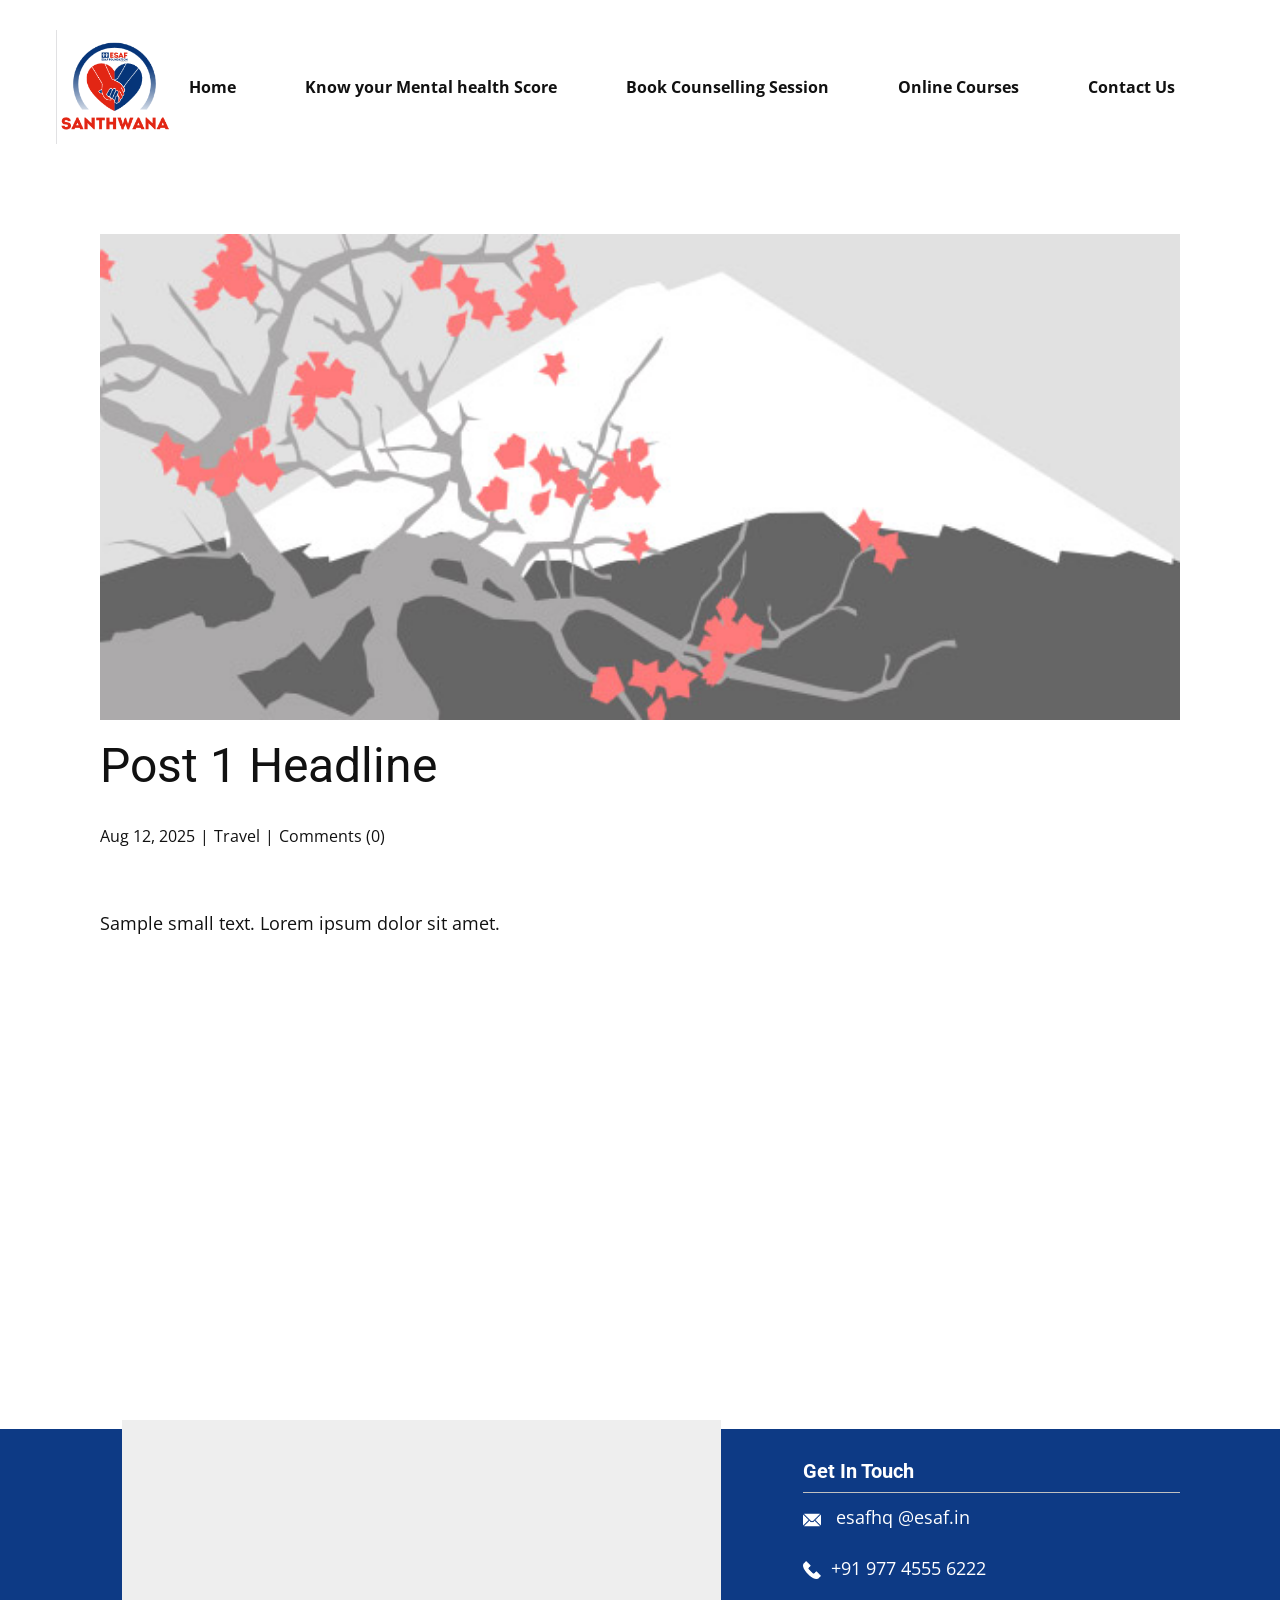
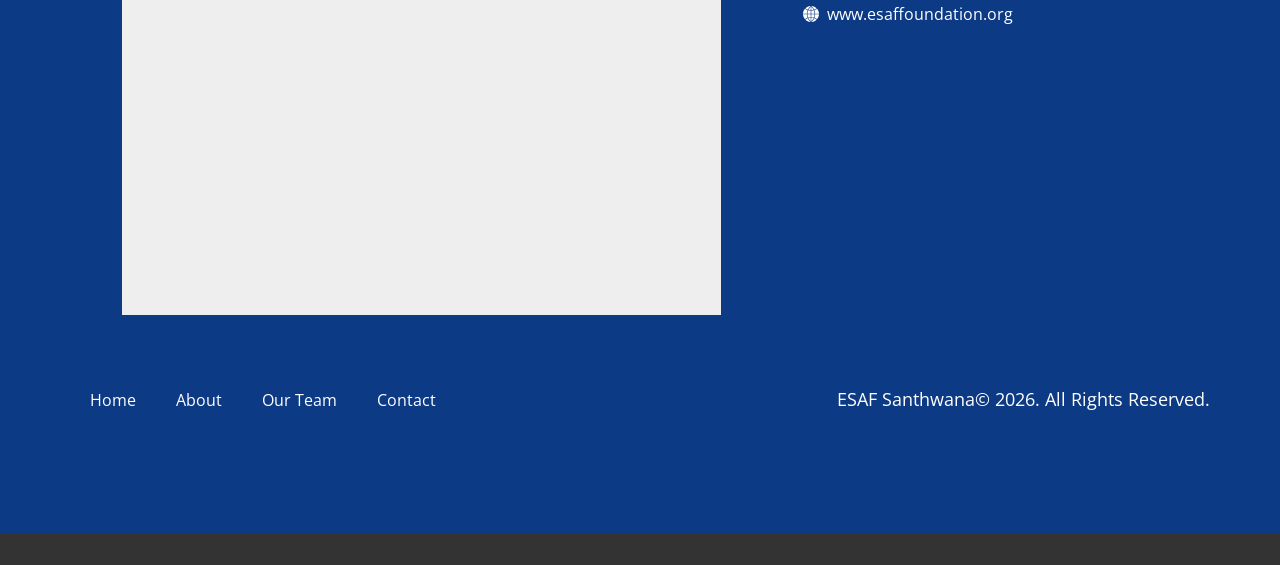
<file: blog/post.html>
<!DOCTYPE html>
<html style="font-size: 16px;" lang="en"><head>
    <meta name="viewport" content="width=device-width, initial-scale=1.0">
    <meta charset="utf-8">
    <meta name="keywords" content="Post 1 Headline">
    <meta name="description" content="Sample small text. Lorem ipsum dolor sit amet.">
    <title>Post 1 Headline</title>
    <link rel="stylesheet" href="../nicepage.css" media="screen">
<link rel="stylesheet" href="../Post-Template.css" media="screen">
    <script class="u-script" type="text/javascript" src="../jquery.js" defer=""></script>
    <script class="u-script" type="text/javascript" src="../nicepage.js" defer=""></script>
    <meta name="generator" content="Nicepage 8.6.2, nicepage.com">
    
    
    
    <link id="u-page-google-font" rel="stylesheet" href="https://fonts.googleapis.com/css2?display=swap&amp;family=Roboto:ital,wght@0,100;0,200;0,300;0,400;0,500;0,600;0,700;0,800;0,900;1,100;1,200;1,300;1,400;1,500;1,600;1,700;1,800;1,900&amp;family=Open+Sans:ital,wght@0,300;0,400;0,500;0,600;0,700;0,800;1,300;1,400;1,500;1,600;1,700;1,800">
    <script type="application/ld+json">{
		"@context": "http://schema.org",
		"@type": "Organization",
		"name": ""
}</script>
    <meta name="theme-color" content="#478ac9">
  <meta data-intl-tel-input-cdn-path="intlTelInput/"><meta name="twitter:description" content="Sample small text. Lorem ipsum dolor sit amet."><meta property="og:type" content="article"><meta property="og:title" content="Post 1 Headline"><meta property="og:description" content="Sample small text. Lorem ipsum dolor sit amet."><meta property="og:image" content="../images/0fd3416c.jpeg"></head>
  <body data-path-to-root="./" data-include-products="false" class="u-body u-xl-mode" data-lang="en"><header class="u-clearfix u-header u-header" id="header"><div class="u-clearfix u-sheet u-sheet-1">
        <img class="u-image u-image-default u-preserve-proportions u-image-1" src="../images/Logosanthwana.png" alt="" data-image-width="199" data-image-height="198">
        <nav class="u-menu u-menu-one-level u-offcanvas u-menu-1" role="navigation" aria-label="Menu navigation">
          <div class="menu-collapse" style="font-size: 1rem; letter-spacing: 0px; font-weight: 700;">
            <a class="u-button-style u-custom-left-right-menu-spacing u-custom-padding-bottom u-custom-text-hover-color u-custom-top-bottom-menu-spacing u-hamburger-link u-nav-link u-text-active-palette-1-base u-text-hover-palette-2-base" href="#" tabindex="-1" aria-label="Open menu" aria-controls="261f">
              <svg class="u-svg-link" viewBox="0 0 24 24"><use xlink:href="#menu-hamburger"></use></svg>
              <svg class="u-svg-content" version="1.1" id="menu-hamburger" viewBox="0 0 16 16" x="0px" y="0px" xmlns:xlink="http://www.w3.org/1999/xlink" xmlns="http://www.w3.org/2000/svg"><g><rect y="1" width="16" height="2"></rect><rect y="7" width="16" height="2"></rect><rect y="13" width="16" height="2"></rect>
</g></svg>
            </a>
          </div>
          <div class="u-custom-menu u-nav-container">
            <ul class="u-nav u-unstyled u-nav-1" role="menubar"><li role="none" class="u-nav-item"><a role="menuitem" class="u-button-style u-nav-link u-text-active-palette-1-base u-text-hover-palette-1-base u-nav-link-2" href="../">Home</a>
</li><li role="none" class="u-nav-item"><a tabindex="-1" role="menuitem" class="u-button-style u-nav-link u-text-active-palette-1-base u-text-hover-palette-1-base u-nav-link-2" href="https://bewinwilsonmathews.github.io/Santhwana/Santhwana.html" target="_blank">Know your Mental health Score</a>
</li><li role="none" class="u-nav-item"><a tabindex="-1" role="menuitem" class="u-button-style u-nav-link u-text-active-palette-1-base u-text-hover-palette-1-base u-nav-link-2" href="https://meetpro.club/studentmentor" target="_blank">Book Counselling Session</a>
</li><li role="none" class="u-nav-item"><a tabindex="-1" role="menuitem" class="u-button-style u-nav-link u-text-active-palette-1-base u-text-hover-palette-1-base u-nav-link-2" href="https://script.google.com/macros/s/AKfycbzLUiHWCuA23xT3r5N1A-uJz3avY5cB6EeaaajBGBmp5HIz8C4YGnMHK1bf3oDaUm6wXw/exec" target="_blank">Online Courses</a>
</li><li role="none" class="u-nav-item"><a tabindex="-1" role="menuitem" class="u-button-style u-nav-link u-text-active-palette-1-base u-text-hover-palette-1-base u-nav-link-2" href="../#block-17" data-page-id="1332116969" target="_blank">Contact Us</a>
</li></ul>
          </div>
          <div class="u-custom-menu u-nav-container-collapse" id="261f" role="region" aria-label="Menu panel">
            <div class="u-black u-container-style u-inner-container-layout u-opacity u-opacity-95 u-sidenav">
              <div class="u-inner-container-layout u-sidenav-overflow">
                <div class="u-menu-close" tabindex="-1" aria-label="Close menu"></div>
                <ul class="u-align-center u-nav u-popupmenu-items u-unstyled u-nav-2" role="menubar"><li role="none" class="u-nav-item"><a role="menuitem" class="u-button-style u-nav-link" href="../">Home</a>
</li><li role="none" class="u-nav-item"><a tabindex="-1" role="menuitem" class="u-button-style u-nav-link" href="https://bewinwilsonmathews.github.io/Santhwana/Santhwana.html" target="_blank">Know your Mental health Score</a>
</li><li role="none" class="u-nav-item"><a tabindex="-1" role="menuitem" class="u-button-style u-nav-link" href="https://meetpro.club/studentmentor" target="_blank">Book Counselling Session</a>
</li><li role="none" class="u-nav-item"><a tabindex="-1" role="menuitem" class="u-button-style u-nav-link" href="https://script.google.com/macros/s/AKfycbzLUiHWCuA23xT3r5N1A-uJz3avY5cB6EeaaajBGBmp5HIz8C4YGnMHK1bf3oDaUm6wXw/exec" target="_blank">Online Courses</a>
</li><li role="none" class="u-nav-item"><a tabindex="-1" role="menuitem" class="u-button-style u-nav-link" href="../#block-17" data-page-id="1332116969" target="_blank">Contact Us</a>
</li></ul>
              </div>
            </div>
            <div class="u-black u-menu-overlay u-opacity u-opacity-70"></div>
          </div>
        </nav>
      </div></header>
    <section class="u-align-center u-clearfix u-section-1" id="block-2">
      <div class="u-clearfix u-sheet u-valign-middle-md u-valign-middle-sm u-valign-middle-xs u-sheet-1"><!--post_details--><!--post_details_options_json--><!--{"source":""}--><!--/post_details_options_json--><!--blog_post-->
        <div class="u-container-style u-expanded-width u-post-details u-post-details-1">
          <div class="u-container-layout u-valign-middle u-container-layout-1"><!--blog_post_image-->
            <img alt="" class="u-blog-control u-expanded-width u-image u-image-default u-image-1" src="../images/0fd3416c.jpeg"><!--/blog_post_image--><!--blog_post_header-->
            <h2 class="u-blog-control u-text u-text-1">Post 1 Headline</h2><!--/blog_post_header--><!--blog_post_metadata-->
            <div class="u-blog-control u-metadata u-metadata-1"><!--blog_post_metadata_date--><span class="u-meta-date u-meta-icon">Aug 12, 2025</span><!--/blog_post_metadata_date--><!--blog_post_metadata_category--><span class="u-meta-category u-meta-icon"><a href="/blog/blog.html#/blog-1///2">Travel</a></span><!--/blog_post_metadata_category--><!--blog_post_metadata_comments--><span class="u-meta-comments u-meta-icon"><!--blog_post_metadata_comments_content-->Comments (0)<!--/blog_post_metadata_comments_content--></span><!--/blog_post_metadata_comments-->
            </div><!--/blog_post_metadata--><!--blog_post_content-->
            <div class="u-align-justify u-blog-control u-post-content u-text u-text-2 fr-view">
  <p>
    <meta name="viewport" content="width=device-width, initial-scale=1.0">
    <meta charset="utf-8">
    <meta name="keywords" content=""><meta name="description" content="">
    <title></title>
    <link rel="stylesheet" href="/nicepage.css" media="screen" class="u-static-style"><link rel="stylesheet" href="/nicepage.css" media="screen">
    <script class="u-script" type="text/javascript" src="//capp.nicepage.com/assets/jquery-1.9.1.min.js" defer=""></script>
    <script class="u-script" type="text/javascript" src="//capp.nicepage.com/e1ec80a0bae8923e64d6c550789dfe4bf6121475/nicepage.js" defer=""></script>
</p><section class="u-clearfix u-valign-top u-block-34ff-1" custom-posts-hash="T" data-section-properties="{&quot;margin&quot;:&quot;none&quot;,&quot;stretch&quot;:true}" data-id="34ff" data-posts-content="[{'images':[],'maps':[],'videos':[],'icons':[],'textWidth':'','textHeight':'','id':1,'headingProp':'h3','textProp':'text'}]" style="min-height: 500px">
  <div class="u-clearfix u-rich-text u-text u-block-34ff-4" data-state="{&quot;margin-top&quot;:{&quot;shouldApplyDefaultMargins&quot;:{&quot;XL&quot;:false,&quot;LG&quot;:false,&quot;MD&quot;:false,&quot;SM&quot;:true,&quot;XS&quot;:true},&quot;parentVerticalAlign&quot;:{&quot;XL&quot;:&quot;top&quot;,&quot;LG&quot;:&quot;top&quot;,&quot;MD&quot;:&quot;top&quot;,&quot;SM&quot;:&quot;top&quot;,&quot;XS&quot;:&quot;top&quot;}},&quot;margin-bottom&quot;:{&quot;shouldApplyDefaultMargins&quot;:{&quot;XL&quot;:false,&quot;LG&quot;:false,&quot;MD&quot;:false,&quot;SM&quot;:true,&quot;XS&quot;:true},&quot;parentVerticalAlign&quot;:{&quot;XL&quot;:&quot;top&quot;,&quot;LG&quot;:&quot;top&quot;,&quot;MD&quot;:&quot;top&quot;,&quot;SM&quot;:&quot;top&quot;,&quot;XS&quot;:&quot;top&quot;}}}" style="">
  <p>Sample small text. Lorem ipsum dolor sit amet.</p>
  </div>
  <style data-mode="XL">@media (min-width: 1200px) {
  .u-block-34ff-1 {
    min-height: 500px;
  }
}</style>
  <style data-mode="LG">@media (max-width: 1199px) and (min-width: 992px) {
  .u-block-34ff-1 {
    min-height: 500px;
  }
}</style>
  <style data-mode="MD">@media (max-width: 991px) and (min-width: 768px) {
  .u-block-34ff-1 {
    min-height: 500px;
  }
}</style>
  <style data-mode="SM">@media (max-width: 767px) and (min-width: 576px) {
  .u-block-34ff-1 {
    min-height: 500px;
  }
}</style>
  <style data-mode="XS">@media (max-width: 575px) {
  .u-block-34ff-1 {
    min-height: 500px;
  }
}</style>
</section>
<p></p>
  </div><!--/blog_post_content-->
          </div>
        </div><!--/blog_post--><!--/post_details-->
      </div>
    </section>
    
    
    
    <footer class="u-align-center-sm u-align-center-xs u-clearfix u-color-var u-footer u-footer" id="footer"><div class="u-clearfix u-sheet u-sheet-1">
        <div class="data-layout-selected u-clearfix u-expanded-width u-layout-wrap u-layout-wrap-1">
          <div class="u-gutter-0 u-layout">
            <div class="u-layout-row">
              <div class="u-container-style u-layout-cell u-shape-rectangle u-size-18-xxl u-size-37 u-layout-cell-1">
                <div class="u-container-layout u-valign-top-lg u-valign-top-md u-valign-top-sm u-valign-top-xs u-container-layout-1">
                  <div class="custom-expanded u-grey-light-2 u-map u-map-1">
                    <div class="embed-responsive">
                      <iframe class="embed-responsive-item" src="https://www.google.com/maps/embed?pb=!1m18!1m12!1m3!1d502092.08882120444!2d75.64968288906248!3d10.532574000000007!2m3!1f0!2f0!3f0!3m2!1i1024!2i768!4f13.1!3m3!1m2!1s0x3ba7ef22c341648f%3A0xb27d6c3a1570b062!2sESAF%20Foundation%20Office!5e0!3m2!1sen!2sin!4v1786616922017!5m2!1sen!2sin" data-map="[base64]"></iframe>
                    </div>
                  </div>
                </div>
              </div>
              <div class="u-container-style u-layout-cell u-shape-rectangle u-size-16-xxl u-size-23 u-layout-cell-2">
                <div class="u-container-layout u-valign-top u-container-layout-2">
                  <h5 class="u-align-left u-text u-text-white u-text-1"> Get In Touch</h5>
                  <div class="u-align-left u-border-1 u-border-grey-25 u-border-no-bottom u-border-no-left u-expanded-width u-line u-line-horizontal u-line-1" data-animation-name="" data-animation-duration="0" data-animation-delay="0" data-animation-direction=""></div>
                  <p class="u-align-left u-text u-text-default u-text-2"><span class="u-file-icon u-icon u-text-white u-icon-1"><img src="../images/2-a85e65c4.png" alt=""></span>&nbsp; <a href="mailto:hi@car.repair.com" class="u-active-none u-border-1 u-border-active-white u-border-hover-white u-border-no-left u-border-no-right u-border-no-top u-btn u-button-link u-button-style u-hover-none u-none u-text-active-grey-10 u-text-body-alt-color u-text-hover-grey-10 u-btn-1" data-animation-name="" data-animation-duration="0" data-animation-delay="0" data-animation-direction="">esafhq @esaf.in</a>
                  </p>
                  <p class="u-align-left u-text u-text-3">
                    <a href="tel:+12345678910" class="u-active-none u-border-1 u-border-active-white u-border-hover-white u-border-no-left u-border-no-right u-border-no-top u-btn u-button-link u-button-style u-hover-none u-none u-text-active-grey-10 u-text-body-alt-color u-text-hover-grey-10 u-btn-2" data-animation-name="" data-animation-duration="0" data-animation-delay="0" data-animation-direction=""><span class="u-file-icon u-icon u-text-white u-icon-2"><img src="../images/3-c91f3b92.png" alt=""></span> +91&nbsp;977 4555 6222
                    </a>
                  </p>
                  <a href="mailto:hi@car.repair.com" class="u-active-none u-border-1 u-border-active-white u-border-hover-white u-border-no-left u-border-no-right u-border-no-top u-btn u-button-link u-button-style u-hover-none u-none u-text-active-grey-10 u-text-body-alt-color u-text-hover-grey-10 u-btn-3" data-animation-name="" data-animation-duration="0" data-animation-delay="0" data-animation-direction=""><span class="u-icon"><svg class="u-svg-content" viewBox="0 0 57.949 57.949" x="0px" y="0px" style="width: 1em; height: 1em;"><g><path d="M29.975,27.985h11.972c-0.123-4.348-1.033-8.567-2.664-12.477c-3.01,0.874-6.131,1.355-9.308,1.44V27.985z"></path><path d="M40.384,13.057c2.928-1.01,5.731-2.392,8.328-4.169l0.653-0.5C44.588,3.658,38.18,0.58,31.071,0.069L30.553,0.49
		C34.767,3.979,38.099,8.268,40.384,13.057z"></path><path d="M29.975,2.628v12.32c2.891-0.082,5.731-0.513,8.473-1.283C36.421,9.505,33.557,5.753,29.975,2.628z"></path><path d="M41.531,42.202c3.13,1.132,6.12,2.668,8.885,4.639l0.868,0.65c3.976-4.785,6.439-10.866,6.665-17.505H43.947
		C43.834,34.224,43.006,38.343,41.531,42.202z"></path><path d="M9.237,8.888c2.597,1.777,5.401,3.158,8.328,4.169c2.285-4.788,5.617-9.077,9.832-12.567l-0.518-0.421
		c-7.125,0.512-13.547,3.603-18.328,8.35L9.237,8.888z"></path><path d="M27.975,2.628c-3.583,3.125-6.446,6.878-8.473,11.036c2.742,0.77,5.582,1.202,8.473,1.283V2.628z"></path><path d="M14.003,29.985H0c0.227,6.639,2.689,12.719,6.665,17.505l0.85-0.635c2.775-1.977,5.771-3.518,8.906-4.652
		C14.943,38.341,14.116,34.222,14.003,29.985z"></path><path d="M16.752,14.89c-3.037-1.064-5.945-2.505-8.644-4.351L7.17,9.897C2.901,14.768,0.236,21.072,0,27.985h14.003
		C14.124,23.425,15.061,18.997,16.752,14.89z"></path><path d="M16.003,27.985h11.972V16.948c-3.179-0.085-6.301-0.566-9.309-1.438C17.035,19.419,16.125,23.637,16.003,27.985z"></path><path d="M27.297,57.391c-4.419-3.695-7.841-8.259-10.111-13.341c-2.992,1.074-5.851,2.538-8.492,4.42l-0.689,0.515
		c4.774,5.003,11.31,8.304,18.605,8.896L27.297,57.391z"></path><path d="M27.975,40.023V29.985H16.003c0.113,4.019,0.905,7.924,2.313,11.58C21.429,40.627,24.669,40.111,27.975,40.023z"></path><path d="M49.236,48.456c-2.631-1.875-5.482-3.335-8.469-4.406c-2.272,5.094-5.698,9.662-10.113,13.344l0.685,0.487
		c7.295-0.592,13.832-3.892,18.606-8.895L49.236,48.456z"></path><path d="M49.885,10.507c-2.72,1.862-5.643,3.311-8.689,4.38c1.692,4.108,2.629,8.537,2.751,13.098h14.003
		c-0.237-6.935-2.917-13.256-7.209-18.133L49.885,10.507z"></path><path d="M27.975,55.342V42.023c-3.039,0.085-6.016,0.556-8.882,1.4C21.136,47.932,24.141,51.998,27.975,55.342z"></path><path d="M41.947,29.985H29.975v10.038c3.307,0.088,6.548,0.604,9.662,1.542C41.041,37.91,41.833,34.005,41.947,29.985z"></path><path d="M38.86,43.423c-2.866-0.844-5.845-1.314-8.885-1.4v13.323C33.806,52.013,36.814,47.943,38.86,43.423z"></path>
</g></svg></span>&nbsp;&nbsp;www.esaffoundation.org 
                  </a>
                </div>
              </div>
            </div>
          </div>
        </div>
        <div class="data-layout-selected u-clearfix u-expanded-width u-layout-custom-xs u-layout-wrap u-layout-wrap-2">
          <div class="u-layout">
            <div class="u-layout-row">
              <div class="u-container-style u-layout-cell u-size-14-xs u-size-30-lg u-size-30-xl u-size-30-xxl u-size-60-md u-size-60-sm u-layout-cell-3">
                <div class="u-container-layout u-valign-middle u-container-layout-3">
                  <nav class="u-menu u-menu-one-level u-offcanvas u-menu-1" data-responsive-from="XS" role="navigation">
                    <div class="menu-collapse">
                      <a class="u-button-style u-custom-text-color u-hamburger-link u-nav-link" aria-label="Open menu" aria-controls="e226" href="#">
                        <svg class="u-svg-link" viewBox="0 0 24 24"><use xlink:href="#svg-23e0"></use></svg>
                        <svg class="u-svg-content" version="1.1" id="svg-23e0" viewBox="0 0 16 16" x="0px" y="0px" xmlns:xlink="http://www.w3.org/1999/xlink" xmlns="http://www.w3.org/2000/svg"><g><rect y="1" width="16" height="2"></rect><rect y="7" width="16" height="2"></rect><rect y="13" width="16" height="2"></rect>
</g></svg>
                      </a>
                    </div>
                    <div class="u-custom-menu u-nav-container">
                      <ul class="u-nav u-unstyled" role="menubar"><li role="none" class="u-nav-item"><a tabindex="-1" role="menuitem" class="u-button-style u-nav-link u-text-white" href="#" aria-haspopup="true">Home</a>
</li><li role="none" class="u-nav-item"><a tabindex="-1" role="menuitem" class="u-button-style u-nav-link u-text-white" href="#">About</a>
</li><li role="none" class="u-nav-item"><a tabindex="-1" role="menuitem" class="u-button-style u-nav-link u-text-white" href="#">Our Team</a>
</li><li role="none" class="u-nav-item"><a tabindex="-1" role="menuitem" class="u-button-style u-nav-link u-text-white" href="#">Contact</a>
</li></ul>
                    </div>
                    <div id="e226" role="region" aria-label="Menu panel" class="u-custom-menu u-nav-container-collapse">
                      <div class="u-black u-container-style u-inner-container-layout u-opacity u-opacity-95 u-sidenav">
                        <div class="u-inner-container-layout u-sidenav-overflow">
                          <div class="u-menu-close" aria-label="Close menu"></div>
                          <ul class="u-align-center u-nav u-popupmenu-items u-unstyled u-nav-2" role="menubar"><li role="none" class="u-nav-item"><a tabindex="-1" role="menuitem" class="u-button-style u-nav-link" href="#" aria-haspopup="true">Home</a>
</li><li role="none" class="u-nav-item"><a tabindex="-1" role="menuitem" class="u-button-style u-nav-link" href="#">About</a>
</li><li role="none" class="u-nav-item"><a tabindex="-1" role="menuitem" class="u-button-style u-nav-link" href="#">Our Team</a>
</li><li role="none" class="u-nav-item"><a tabindex="-1" role="menuitem" class="u-button-style u-nav-link" href="#">Contact</a>
</li></ul>
                        </div>
                      </div>
                      <div class="u-black u-menu-overlay u-opacity u-opacity-70"></div>
                    </div>
                    <style class="menu-style">@media (max-width: 539px) {
                    [data-responsive-from="XS"] .u-nav-container {
                        display: none;
                    }
                    [data-responsive-from="XS"] .menu-collapse {
                        display: block;
                    }
                }</style>
                  </nav>
                </div>
              </div>
              <div class="u-container-align-left-md u-container-align-left-sm u-container-align-right-lg u-container-align-right-xl u-container-align-right-xxl u-container-style u-layout-cell u-size-30-lg u-size-30-xl u-size-30-xxl u-size-46-xs u-size-60-md u-size-60-sm u-layout-cell-4">
                <div class="u-container-layout u-valign-bottom-xs u-valign-middle-lg u-valign-middle-md u-valign-middle-sm u-valign-middle-xl u-container-layout-4">
                  <p class="u-align-left-md u-align-left-sm u-align-left-xs u-align-right-lg u-align-right-xl u-align-right-xxl u-text u-text-default-lg u-text-default-md u-text-default-sm u-text-default-xl u-text-white u-text-4">ESAF Santhwana© 2026. All Rights Reserved.</p>
                </div>
              </div>
            </div>
          </div>
        </div>
      </div></footer>
    <section class="u-backlink u-clearfix u-grey-80"></section>
  
</body></html>
</file>
